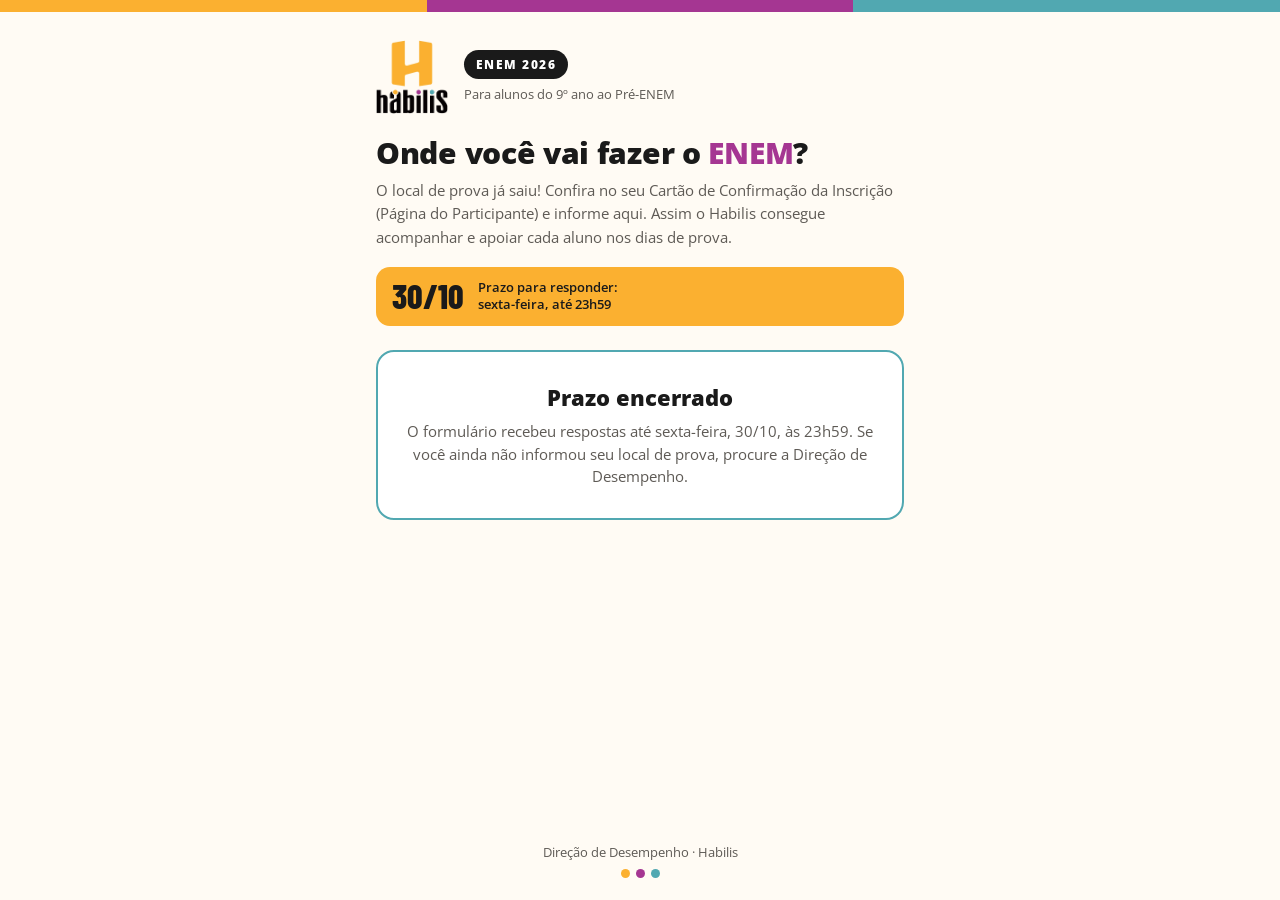
<file: enem/index.html>
<!doctype html>
<html lang="pt-BR">
<head>
<meta charset="utf-8">
<meta name="viewport" content="width=device-width,initial-scale=1,viewport-fit=cover">
<title>Local de Prova ENEM · Habilis</title>
<meta name="description" content="Informe ao Habilis o seu local de prova do ENEM 2026.">
<link rel="icon" href="logo.png">
<link rel="preconnect" href="https://fonts.googleapis.com">
<link href="https://fonts.googleapis.com/css2?family=Open+Sans:wght@400;600;700;800&family=Barlow+Condensed:wght@700;800&display=swap" rel="stylesheet">
<style>
  :root{
    --amarelo:#FBB030; --roxo:#A53692; --teal:#51A8B1;
    --creme:#FFFBF4; --tinta:#1A1A1A; --suave:#5E5A55; --borda:#E8DFD1; --branco:#FFFFFF;
    --erro:#C62828;
  }
  *{box-sizing:border-box;margin:0;padding:0}
  html,body{background:var(--creme);color:var(--tinta);font-family:"Open Sans",system-ui,sans-serif}
  body{min-height:100vh;display:flex;flex-direction:column}
  .faixa{display:flex;height:12px}
  .faixa span{flex:1}
  .faixa span:nth-child(1){background:var(--amarelo)}
  .faixa span:nth-child(2){background:var(--roxo)}
  .faixa span:nth-child(3){background:var(--teal)}
  main{flex:1;width:100%;max-width:560px;margin:0 auto;padding:28px 16px 40px}
  header{display:flex;align-items:center;gap:16px;margin-bottom:22px}
  header img{width:72px;height:auto}
  .pilula{display:inline-block;background:var(--tinta);color:#fff;font-weight:800;font-size:12px;letter-spacing:.12em;padding:6px 12px;border-radius:999px}
  .publico{font-size:13px;color:var(--suave);margin-top:6px}
  h1{font-weight:800;font-size:30px;line-height:1.12;letter-spacing:-.01em;margin-bottom:10px}
  h1 em{font-style:normal;color:var(--roxo)}
  .intro{font-size:15px;line-height:1.55;color:var(--suave);margin-bottom:18px}
  .prazo{display:flex;align-items:center;gap:14px;background:var(--amarelo);border-radius:14px;padding:12px 16px;margin-bottom:24px}
  .prazo .data{font-family:"Barlow Condensed",sans-serif;font-weight:800;font-size:34px;line-height:1}
  .prazo .txt{font-size:13px;font-weight:600;line-height:1.35}
  form{background:var(--branco);border:2px solid var(--borda);border-radius:18px;padding:22px 18px}
  .campo{margin-bottom:18px}
  label{display:block;font-weight:700;font-size:15px;margin-bottom:6px}
  .dica{font-size:12.5px;color:var(--suave);margin-top:5px;line-height:1.4}
  select,input,textarea{width:100%;font:inherit;font-size:16px;color:var(--tinta);background:var(--creme);border:2px solid var(--borda);border-radius:12px;padding:12px 14px;outline:none;transition:border-color .15s}
  textarea{resize:vertical;min-height:84px}
  select{appearance:none;background-image:linear-gradient(45deg,transparent 50%,var(--roxo) 50%),linear-gradient(135deg,var(--roxo) 50%,transparent 50%);background-position:calc(100% - 20px) 50%,calc(100% - 14px) 50%;background-size:6px 6px;background-repeat:no-repeat;padding-right:40px}
  select:focus,input:focus,textarea:focus{border-color:var(--teal)}
  .invalido{border-color:var(--erro)!important}
  .msg-erro{color:var(--erro);font-size:13px;font-weight:600;margin-top:5px;display:none}
  .invalido + .msg-erro, .invalido ~ .msg-erro{display:block}
  button{width:100%;font:inherit;font-weight:800;font-size:17px;color:#fff;background:var(--roxo);border:0;border-radius:14px;padding:15px;cursor:pointer;transition:transform .1s,opacity .15s}
  button:active{transform:scale(.98)}
  button:disabled{opacity:.6;cursor:wait}
  .alerta{display:none;margin-top:14px;padding:12px 14px;border-radius:12px;background:#FDECEA;color:var(--erro);font-size:14px;font-weight:600}
  .sucesso,.encerrado{display:none;text-align:center;background:var(--branco);border:2px solid var(--teal);border-radius:18px;padding:30px 20px}
  .sucesso .ok{width:64px;height:64px;border-radius:50%;background:var(--teal);color:#fff;display:flex;align-items:center;justify-content:center;margin:0 auto 14px;font-size:34px;font-weight:800}
  .sucesso h2,.encerrado h2{font-weight:800;font-size:22px;margin-bottom:8px}
  .sucesso p,.encerrado p{color:var(--suave);font-size:15px;line-height:1.5}
  .bloco-roxo{background:var(--roxo);color:#fff;border-radius:14px;padding:16px;margin-top:18px;font-size:14.5px;line-height:1.5;font-weight:600}
  .outra{margin-top:16px;background:transparent;color:var(--roxo);border:2px solid var(--roxo)}
  footer{text-align:center;font-size:12.5px;color:var(--suave);padding:0 16px 22px}
  .bolinhas{display:flex;justify-content:center;gap:6px;margin-top:8px}
  .bolinhas i{width:9px;height:9px;border-radius:50%;display:block}
</style>
</head>
<body>
<div class="faixa"><span></span><span></span><span></span></div>
<main>
  <header>
    <img src="logo.png" alt="Habilis">
    <div>
      <span class="pilula">ENEM 2026</span>
      <div class="publico">Para alunos do 9º ano ao Pré-ENEM</div>
    </div>
  </header>

  <h1>Onde você vai fazer o <em>ENEM</em>?</h1>
  <p class="intro">O local de prova já saiu! Confira no seu Cartão de Confirmação da Inscrição (Página do Participante) e informe aqui. Assim o Habilis consegue acompanhar e apoiar cada aluno nos dias de prova.</p>

  <div class="prazo">
    <div class="data">30/10</div>
    <div class="txt">Prazo para responder:<br>sexta-feira, até 23h59</div>
  </div>

  <form id="form" novalidate>
    <div class="campo">
      <label for="unidade">Unidade</label>
      <select id="unidade" required>
        <option value="" selected disabled>Selecione sua unidade</option>
        <option>Bessa</option>
        <option>Sul</option>
      </select>
      <div class="msg-erro">Escolha sua unidade.</div>
    </div>
    <div class="campo">
      <label for="turma">Turma</label>
      <select id="turma" required>
        <option value="" selected disabled>Selecione sua turma</option>
        <option>9º ano</option>
        <option>1ª Série</option>
        <option>2ª Série</option>
        <option>3ª Série</option>
        <option>Pré-ENEM</option>
      </select>
      <div class="msg-erro">Escolha sua turma.</div>
    </div>
    <div class="campo">
      <label for="nome">Nome completo</label>
      <input id="nome" type="text" autocomplete="name" maxlength="120" placeholder="Ex.: Maria Eduarda da Silva" required>
      <div class="msg-erro">Escreva seu nome completo.</div>
    </div>
    <div class="campo">
      <label for="local">Local de prova</label>
      <textarea id="local" maxlength="300" placeholder="Ex.: UFPB – Campus I, Centro de Educação, Castelo Branco" required></textarea>
      <div class="msg-erro">Informe seu local de prova.</div>
      <div class="dica">Escreva o nome da escola ou faculdade e o endereço/bairro, do jeito que aparece no seu cartão.</div>
    </div>
    <button type="submit" id="enviar">Enviar meu local de prova</button>
    <div class="alerta" id="alerta"></div>
  </form>

  <section class="sucesso" id="sucesso">
    <div class="ok">✓</div>
    <h2>Recebido!</h2>
    <p>Seu local de prova foi registrado. Obrigado por informar.</p>
    <div class="bloco-roxo">Dica: visite o local antes do dia da prova, planeje o trajeto e chegue cedo. Os portões fecham às 13h (horário de Brasília).</div>
    <button class="outra" id="outra" type="button">Enviar outra resposta</button>
  </section>

  <section class="encerrado" id="encerrado">
    <h2>Prazo encerrado</h2>
    <p>O formulário recebeu respostas até sexta-feira, 30/10, às 23h59. Se você ainda não informou seu local de prova, procure a Direção de Desempenho.</p>
  </section>
</main>
<footer>
  Direção de Desempenho · Habilis
  <div class="bolinhas"><i style="background:var(--amarelo)"></i><i style="background:var(--roxo)"></i><i style="background:var(--teal)"></i></div>
</footer>

<script>
  const SUPABASE_URL = "https://lnwkkomjfidfqqsxtznd.supabase.co";
  const SUPABASE_KEY = "sb_publishable_RxhWn58mcZ4SEuSzBndCwA_ULthNrjp";
  const PRAZO = new Date("2026-10-30T23:59:59-03:00");

  const form = document.getElementById("form");
  const alerta = document.getElementById("alerta");
  const botao = document.getElementById("enviar");
  const campos = ["unidade","turma","nome","local"].map(id => document.getElementById(id));

  function encerrar(){
    form.style.display = "none";
    document.getElementById("sucesso").style.display = "none";
    document.getElementById("encerrado").style.display = "block";
  }
  if (new Date() > PRAZO) encerrar();

  campos.forEach(c => c.addEventListener("input", () => c.classList.remove("invalido")));

  form.addEventListener("submit", async (e) => {
    e.preventDefault();
    alerta.style.display = "none";
    if (new Date() > PRAZO) { encerrar(); return; }

    const [unidade, turma, nome, local] = campos;
    let ok = true;
    if (!unidade.value) { unidade.classList.add("invalido"); ok = false; }
    if (!turma.value) { turma.classList.add("invalido"); ok = false; }
    if (nome.value.trim().length < 3) { nome.classList.add("invalido"); ok = false; }
    if (local.value.trim().length < 3) { local.classList.add("invalido"); ok = false; }
    if (!ok) return;

    botao.disabled = true;
    botao.textContent = "Enviando...";
    try {
      const resp = await fetch(SUPABASE_URL + "/rest/v1/enem_local_prova_2026", {
        method: "POST",
        headers: {
          "apikey": SUPABASE_KEY,
          "Content-Type": "application/json",
          "Prefer": "return=minimal"
        },
        body: JSON.stringify({
          unidade: unidade.value,
          turma: turma.value,
          nome: nome.value.trim().replace(/\s+/g, " "),
          local_prova: local.value.trim().replace(/\s+/g, " ")
        })
      });
      if (!resp.ok) throw new Error("HTTP " + resp.status);
      form.style.display = "none";
      document.getElementById("sucesso").style.display = "block";
      window.scrollTo({top: 0, behavior: "smooth"});
    } catch (err) {
      alerta.textContent = new Date() > PRAZO
        ? "O prazo de respostas já terminou."
        : "Não foi possível enviar agora. Verifique sua internet e tente de novo.";
      alerta.style.display = "block";
    } finally {
      botao.disabled = false;
      botao.textContent = "Enviar meu local de prova";
    }
  });

  document.getElementById("outra").addEventListener("click", () => {
    form.reset();
    document.getElementById("sucesso").style.display = "none";
    form.style.display = "block";
  });
</script>
</body>
</html>
</file>
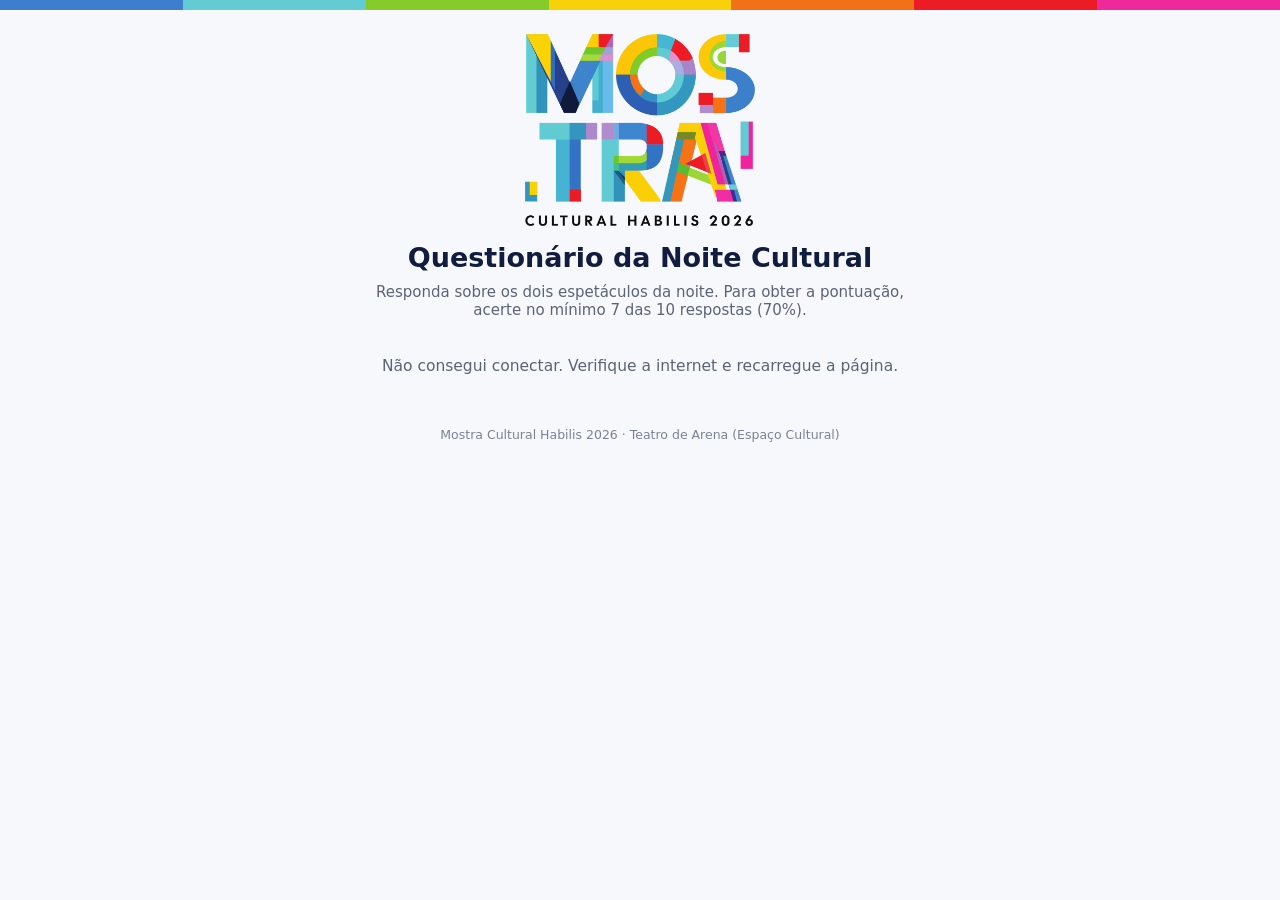
<file: mostra/index.html>
<!DOCTYPE html>
<html lang="pt-BR">
<head>
<meta charset="utf-8">
<meta name="viewport" content="width=device-width, initial-scale=1">
<meta name="robots" content="noindex, nofollow">
<title>Mostra Cultural Habilis 2026 · Questionário</title>
<style>
  :root { --navy:#111C3F; --blue:#2F62B5; --sky:#3D7FCC; --cyan:#62CBD3; --yel:#F9D10A; --mag:#EE2A9B; --red:#ED1C24; --green:#84CC29; --org:#F27116; --line:#DCE3EF; --ink:#1B2233; --gray:#5B6475; --bg:#F6F8FC; --err:#B3261E; }
  * { box-sizing: border-box; }
  body { margin:0; background:var(--bg); color:var(--ink); font-family: system-ui, -apple-system, "Segoe UI", Roboto, sans-serif; -webkit-text-size-adjust:100%; }
  .bar { display:flex; height:10px; } .bar i { flex:1; }
  main { max-width:600px; margin:0 auto; padding:18px 18px 56px; }
  .logo { display:block; width:230px; max-width:62%; margin:6px auto 0; }
  h1 { text-align:center; font-size:27px; line-height:1.15; margin:16px 0 0; color:var(--navy); font-weight:900; }
  .lead { text-align:center; color:var(--gray); font-size:15px; margin:10px 0 0; }
  section { background:#fff; border:1px solid var(--line); border-radius:18px; padding:18px 16px; margin-top:18px; }
  h2 { font-size:17px; margin:0 0 4px; color:var(--navy); }
  .tag { display:inline-block; font-size:11.5px; font-weight:800; letter-spacing:.14em; color:#fff; border-radius:999px; padding:5px 12px; margin-bottom:8px; }
  .hint { font-size:13.5px; color:var(--gray); margin:0 0 12px; }
  label.f { display:block; font-size:13px; font-weight:700; color:var(--navy); margin:12px 0 5px; }
  label.q { display:block; font-size:15.5px; font-weight:700; color:var(--ink); margin:18px 0 7px; line-height:1.35; }
  label.q b { color:var(--blue); }
  input[type=text], textarea { width:100%; font:inherit; font-size:16px; padding:13px 14px; border:1.5px solid #BFC9DB; border-radius:12px; background:#fff; color:var(--ink); }
  textarea { min-height:84px; resize:vertical; }
  input:focus, textarea:focus, button:focus-visible { outline:3px solid rgba(61,127,204,.45); outline-offset:1px; }
  textarea.bad { border-color:var(--err); background:#FFF6F5; }
  .qe { font-size:13px; color:var(--err); font-weight:600; margin-top:4px; }
  .res { margin-top:8px; display:grid; gap:8px; }
  .res button { text-align:left; font:inherit; padding:12px 14px; border-radius:12px; border:1.5px solid var(--line); background:var(--bg); color:var(--ink); cursor:pointer; min-height:48px; }
  .res button b { display:block; font-size:15.5px; } .res button small { color:var(--gray); font-size:13px; }
  .res button[disabled] { opacity:.55; cursor:not-allowed; }
  .who { display:flex; gap:12px; align-items:center; background:var(--navy); color:#fff; border-radius:14px; padding:14px; }
  .who div { flex:1; min-width:0; } .who b { display:block; font-size:16.5px; } .who small { color:#CFD7EA; font-size:13.5px; }
  .who button { flex:none; background:#fff; color:var(--navy); border:0; border-radius:10px; font:inherit; font-size:13.5px; font-weight:800; padding:10px 12px; min-height:44px; cursor:pointer; }
  .send { width:100%; margin-top:20px; background:var(--blue); color:#fff; border:0; border-radius:14px; font:inherit; font-size:18px; font-weight:900; padding:17px; min-height:56px; cursor:pointer; }
  .send[disabled] { opacity:.6; cursor:wait; }
  .msg { margin-top:14px; padding:12px 14px; border-radius:12px; background:#FCE8E6; color:var(--err); font-size:14.5px; font-weight:600; }
  .big { text-align:center; padding:30px 18px; }
  .big svg { width:72px; height:72px; }
  .big h2 { font-size:23px; margin-top:12px; }
  .big p { color:var(--gray); font-size:15.5px; margin:8px 0 0; }
  .count { display:flex; justify-content:center; gap:10px; margin-top:18px; }
  .count div { background:var(--navy); color:#fff; border-radius:12px; padding:10px 0; width:72px; }
  .count b { display:block; font-size:26px; font-weight:900; line-height:1.1; font-variant-numeric: tabular-nums; } .count span { font-size:11px; letter-spacing:.08em; color:#CFD7EA; }
  .clock { text-align:center; font-size:13px; color:var(--gray); margin-top:14px; }
  .rules { text-align:left; margin:16px 0 0; padding-left:20px; color:var(--ink); font-size:14.5px; } .rules li { margin-bottom:6px; }
  .foot { text-align:center; font-size:12.5px; color:#7A8394; margin-top:22px; }
  [hidden] { display:none !important; }
</style>
</head>
<body>
<div class="bar" aria-hidden="true"><i style="background:#3D7FCC"></i><i style="background:#62CBD3"></i><i style="background:#84CC29"></i><i style="background:#F9D10A"></i><i style="background:#F27116"></i><i style="background:#ED1C24"></i><i style="background:#EE2A9B"></i></div>
<main>
  <img class="logo" src="logo.png" alt="Mostra Cultural Habilis 2026">
  <h1>Questionário da Noite Cultural</h1>
  <p class="lead" id="lead">Responda sobre os dois espetáculos da noite. Para obter a pontuação, acerte no mínimo 7 das 10 respostas (70%).</p>

  <div id="loading" class="big" role="status"><p>Carregando…</p></div>

  <section id="before" class="big" hidden>
    <svg viewBox="0 0 24 24" fill="none" stroke="#2F62B5" stroke-width="1.6" stroke-linecap="round" stroke-linejoin="round" aria-hidden="true"><circle cx="12" cy="12" r="9.5"/><path d="M12 6.5V12l3.5 2.2"/></svg>
    <h2>O questionário abre às 21h</h2>
    <p>Sexta-feira, 27/11/2026, das 21h às 22h30. Esta página libera as perguntas sozinha quando chegar a hora.</p>
    <div class="count" aria-live="off"><div><b id="cd">0</b><span>DIAS</span></div><div><b id="ch">00</b><span>HORAS</span></div><div><b id="cm">00</b><span>MIN</span></div><div><b id="cs">00</b><span>SEG</span></div></div>
    <ul class="rules">
      <li>Só responde quem é aluno Habilis: você vai escolher o seu nome na lista da escola.</li>
      <li>São 10 perguntas abertas, 5 sobre cada espetáculo.</li>
      <li>Cada aluno responde uma única vez.</li>
      <li>Para obter a pontuação, é preciso acertar no mínimo 70% do questionário: 7 das 10 respostas.</li>
      <li>A pontuação só vale depois da validação das respostas.</li>
    </ul>
  </section>

  <section id="closed" class="big" hidden>
    <svg viewBox="0 0 24 24" fill="none" stroke="#111C3F" stroke-width="1.6" stroke-linecap="round" stroke-linejoin="round" aria-hidden="true"><rect x="4" y="10" width="16" height="11" rx="2"/><path d="M8 10V7a4 4 0 0 1 8 0v3"/></svg>
    <h2>Questionário encerrado</h2>
    <p>O prazo de respostas terminou. Obrigado por participar da Mostra Cultural Habilis!</p>
  </section>

  <section id="done" class="big" hidden>
    <svg viewBox="0 0 24 24" fill="none" stroke="#5FA313" stroke-width="1.8" stroke-linecap="round" stroke-linejoin="round" aria-hidden="true"><circle cx="12" cy="12" r="9.5"/><path d="M7.5 12.5l3 3 6-6.5"/></svg>
    <h2>Respostas enviadas!</h2>
    <p id="doneTxt">Suas respostas foram registradas. A pontuação será confirmada depois da validação.</p>
  </section>

  <form id="form" hidden novalidate>
    <section>
      <span class="tag" style="background:#111C3F">IDENTIFICAÇÃO</span>
      <h2>Quem é você?</h2>
      <div id="pick">
        <p class="hint">Digite pelo menos 3 letras do seu nome e toque nele na lista. Só alunos cadastrados no Habilis podem responder.</p>
        <label class="f" for="q">Seu nome</label>
        <input type="text" id="q" autocomplete="off" autocapitalize="words" spellcheck="false" placeholder="Ex.: Maria Clara">
        <div class="res" id="res" aria-live="polite"></div>
      </div>
      <div id="chosen" hidden>
        <div class="who"><div><b id="cNome"></b><small id="cInfo"></small></div><button type="button" id="change">Trocar</button></div>
      </div>
    </section>

    <section>
      <span class="tag" style="background:#2F62B5">QUESTIONÁRIO 1 · 1ª PEÇA</span>
      <h2>"Os desejos de Catirina"</h2>
      <p class="hint">Responda com suas palavras, em frases que façam sentido.</p>
      <div id="q1"></div>
    </section>

    <section>
      <span class="tag" style="background:#EE2A9B">QUESTIONÁRIO 2 · 2ª PEÇA</span>
      <h2>"Ser(tão) Habilis"</h2>
      <p class="hint">Responda com suas palavras, em frases que façam sentido.</p>
      <div id="q2"></div>
    </section>

    <div class="msg" id="msg" role="alert" hidden></div>
    <button class="send" id="send" type="submit">Enviar minhas respostas</button>
    <p class="clock" id="clock"></p>
  </form>
  <p class="foot">Mostra Cultural Habilis 2026 · Teatro de Arena (Espaço Cultural)</p>
</main>

<script>
(function () {
  var URL_ = 'https://lnwkkomjfidfqqsxtznd.supabase.co/rest/v1/rpc/';
  var KEY = 'sb_publishable_RxhWn58mcZ4SEuSzBndCwA_ULthNrjp';
  var Q = [
    'No início da peça, o narrador apresenta os nomes de três personagens. Quais são eles?',
    'Qual foi o primeiro desejo de Catirina?',
    'Segundo o espetáculo "Os desejos de Catirina", quem é a Comadre Fulozinha?',
    'Qual foi o segundo desejo de Catirina?',
    'Quem é o Nego d\'água, apresentado na peça?',
    'Quais os nomes das três irmãs protagonistas da trama?',
    'Por qual apelido carinhoso Dorinha chamava o Cabo Anchieta?',
    'Com qual objetivo o Coronel Adamastor convidou Raimundo Caça-Rato para passar uns dias em sua casa?',
    'Por qual razão o casamento de Jurema e de Pierre Ariosto não aconteceu?',
    'Qual o nome da cidade vizinha à Quengo Quente, onde fica localizada a escola Habilis, escola na qual a filha do delegado estudou?'
  ];
  var $ = function (id) { return document.getElementById(id); };
  var sel = null, timer = null, seq = 0, off = 0, abre = 0, fecha = 0, state = 'loading', sent = false;

  function rpc(fn, body) {
    return fetch(URL_ + fn, { method: 'POST', headers: { apikey: KEY, Authorization: 'Bearer ' + KEY, 'Content-Type': 'application/json' }, body: JSON.stringify(body || {}) })
      .then(function (r) { if (!r.ok) throw new Error('http ' + r.status); return r.json(); });
  }
  function show(id) { ['loading', 'before', 'closed', 'done', 'form'].forEach(function (x) { $(x).hidden = x !== id; }); $('lead').hidden = id === 'done' || id === 'closed'; state = id; }
  function store(k, v) { try { if (v === undefined) return localStorage.getItem(k); localStorage.setItem(k, v); } catch (e) { return null; } }
  function err(t) { $('msg').textContent = t; $('msg').hidden = !t; }
  function now() { return Date.now() + off; }
  function p2(n) { return (n < 10 ? '0' : '') + n; }

  // same checks the server applies: the text has to look like real words
  function logico(t) {
    var s = (t || '').trim().toLowerCase().normalize('NFD').replace(/[̀-ͯ]/g, '').replace(/\s+/g, ' ');
    if (s.length < 3 || t.length > 600) return false;
    var l = s.replace(/[^a-z]/g, ''); if (l.length < 3) return false;
    if (l.length / s.replace(/ /g, '').length < 0.6) return false;
    var v = l.replace(/[^aeiou]/g, '').length / l.length; if (v < 0.2 || v > 0.85) return false;
    if (/(.)\1\1\1/.test(s)) return false;
    if (/[bcdfghjklmnpqrstvwxyz]{6,}/.test(l)) return false;
    if (/^(.{1,3})\1{2,}$/.test(l)) return false;
    return true;
  }

  // questions
  Q.forEach(function (txt, i) {
    var box = $(i < 5 ? 'q1' : 'q2');
    var lb = document.createElement('label'); lb.className = 'q'; lb.htmlFor = 'r' + i;
    var n = document.createElement('b'); n.textContent = (i % 5 + 1) + '. '; lb.appendChild(n); lb.appendChild(document.createTextNode(txt));
    var ta = document.createElement('textarea'); ta.id = 'r' + i; ta.maxLength = 600; ta.setAttribute('autocapitalize', 'sentences');
    var e = document.createElement('div'); e.className = 'qe'; e.id = 'e' + i; e.hidden = true; e.textContent = 'Escreva uma resposta com palavras de verdade (pelo menos 3 letras).';
    ta.value = store('mostra26_r' + i) || '';
    ta.addEventListener('input', function () { store('mostra26_r' + i, ta.value); if (ta.classList.contains('bad') && logico(ta.value)) { ta.classList.remove('bad'); ta.removeAttribute('aria-invalid'); e.hidden = true; } });
    box.appendChild(lb); box.appendChild(ta); box.appendChild(e);
  });
  function mark(i, bad) { var ta = $('r' + i); ta.classList.toggle('bad', bad); if (bad) ta.setAttribute('aria-invalid', 'true'); else ta.removeAttribute('aria-invalid'); $('e' + i).hidden = !bad; }

  // name search (school roster only)
  function render(rows) {
    var box = $('res'); box.textContent = '';
    if (!rows.length) { var p = document.createElement('p'); p.className = 'hint'; p.textContent = 'Nenhum aluno encontrado com esse nome. Confira a grafia. Se o seu nome não aparecer, procure a coordenação.'; box.appendChild(p); return; }
    rows.forEach(function (r) {
      var b = document.createElement('button'); b.type = 'button';
      var n = document.createElement('b'); n.textContent = r.nome;
      var s = document.createElement('small'); s.textContent = r.turma + ' · Unidade ' + r.unidade + (r.ja_respondeu ? ' · já respondeu' : '');
      b.appendChild(n); b.appendChild(s); b.disabled = !!r.ja_respondeu;
      b.addEventListener('click', function () { sel = r; $('cNome').textContent = r.nome; $('cInfo').textContent = r.turma + ' · Unidade ' + r.unidade; $('pick').hidden = true; $('chosen').hidden = false; err(''); });
      box.appendChild(b);
    });
  }
  $('q').addEventListener('input', function () {
    var v = this.value.trim(); clearTimeout(timer);
    if (v.length < 3) { $('res').textContent = ''; return; }
    timer = setTimeout(function () {
      var my = ++seq;
      rpc('mostra_buscar', { q: v }).then(function (rows) { if (my === seq) render(rows); }).catch(function () { if (my === seq) { $('res').textContent = ''; err('Não consegui buscar os nomes. Verifique a internet e tente de novo.'); } });
    }, 280);
  });
  $('change').addEventListener('click', function () { sel = null; $('chosen').hidden = true; $('pick').hidden = false; $('q').focus(); });

  // submit
  $('form').addEventListener('submit', function (ev) {
    ev.preventDefault(); err('');
    if (!sel) { err('Procure e selecione o seu nome na lista de alunos.'); $('q').scrollIntoView({ block: 'center', behavior: 'smooth' }); return; }
    var resp = [], first = -1;
    for (var i = 0; i < 10; i++) { var v = $('r' + i).value.trim(); resp.push(v); var bad = !logico(v); mark(i, bad); if (bad && first < 0) first = i; }
    if (first >= 0) { err('Há respostas em branco ou sem sentido. Corrija as perguntas marcadas em vermelho.'); $('r' + first).focus(); $('r' + first).scrollIntoView({ block: 'center', behavior: 'smooth' }); return; }
    var btn = $('send'); btn.disabled = true; btn.textContent = 'Enviando…';
    rpc('mostra_responder', { p_aluno: sel.id, p_respostas: resp }).then(function (r) {
      if (r === 'ok') { sent = true; store('mostra26_ok', sel.nome); for (var k = 0; k < 10; k++) store('mostra26_r' + k, ''); $('doneTxt').textContent = sel.nome + ', suas respostas foram registradas. A pontuação será confirmada depois da validação.'; show('done'); window.scrollTo(0, 0); return; }
      btn.disabled = false; btn.textContent = 'Enviar minhas respostas';
      if (r === 'fechado') { show('closed'); window.scrollTo(0, 0); return; }
      if (r === 'antes') { show('before'); window.scrollTo(0, 0); return; }
      if (r === 'duplicado') return err('Já existem respostas registradas no seu nome. Cada aluno responde uma única vez.');
      if (typeof r === 'string' && r.indexOf('invalido:') === 0) { var n = parseInt(r.split(':')[1], 10) - 1; mark(n, true); $('r' + n).focus(); $('r' + n).scrollIntoView({ block: 'center', behavior: 'smooth' }); return err('Uma resposta não foi aceita. Reescreva a pergunta marcada em vermelho com palavras de verdade.'); }
      err('Não foi possível registrar. Confira os campos e tente de novo.');
    }).catch(function () { btn.disabled = false; btn.textContent = 'Enviar minhas respostas'; err('Falha de conexão. Suas respostas continuam na tela: verifique a internet e toque em Enviar novamente.'); });
  });

  // clock: server time decides what is shown; the server also enforces the window
  function tick() {
    var t = now();
    if (sent || state === 'done') return;
    if (t >= fecha) { if (state !== 'closed') show('closed'); return; }
    if (t < abre) {
      if (state !== 'before') show('before');
      var d = Math.max(0, Math.floor((abre - t) / 1000));
      $('cd').textContent = Math.floor(d / 86400); $('ch').textContent = p2(Math.floor(d % 86400 / 3600)); $('cm').textContent = p2(Math.floor(d % 3600 / 60)); $('cs').textContent = p2(d % 60);
      return;
    }
    if (state !== 'form') show('form');
    $('clock').textContent = 'Envie suas respostas até as 22h30. Mínimo para pontuar: 7 acertos em 10.';
  }
  function start() {
    rpc('mostra_status').then(function (s) {
      off = new Date(s.agora).getTime() - Date.now(); abre = new Date(s.abre).getTime(); fecha = new Date(s.fecha).getTime();
      var ok = store('mostra26_ok');
      if (ok && now() >= abre) { $('doneTxt').textContent = ok + ', suas respostas já foram registradas neste aparelho. A pontuação será confirmada depois da validação.'; show('done'); return; }
      tick(); setInterval(tick, 1000);
    }).catch(function () { $('loading').innerHTML = '<p>Não consegui conectar. Verifique a internet e recarregue a página.</p>'; setTimeout(start, 5000); });
  }
  start();
})();
</script>
</body>
</html>
</file>
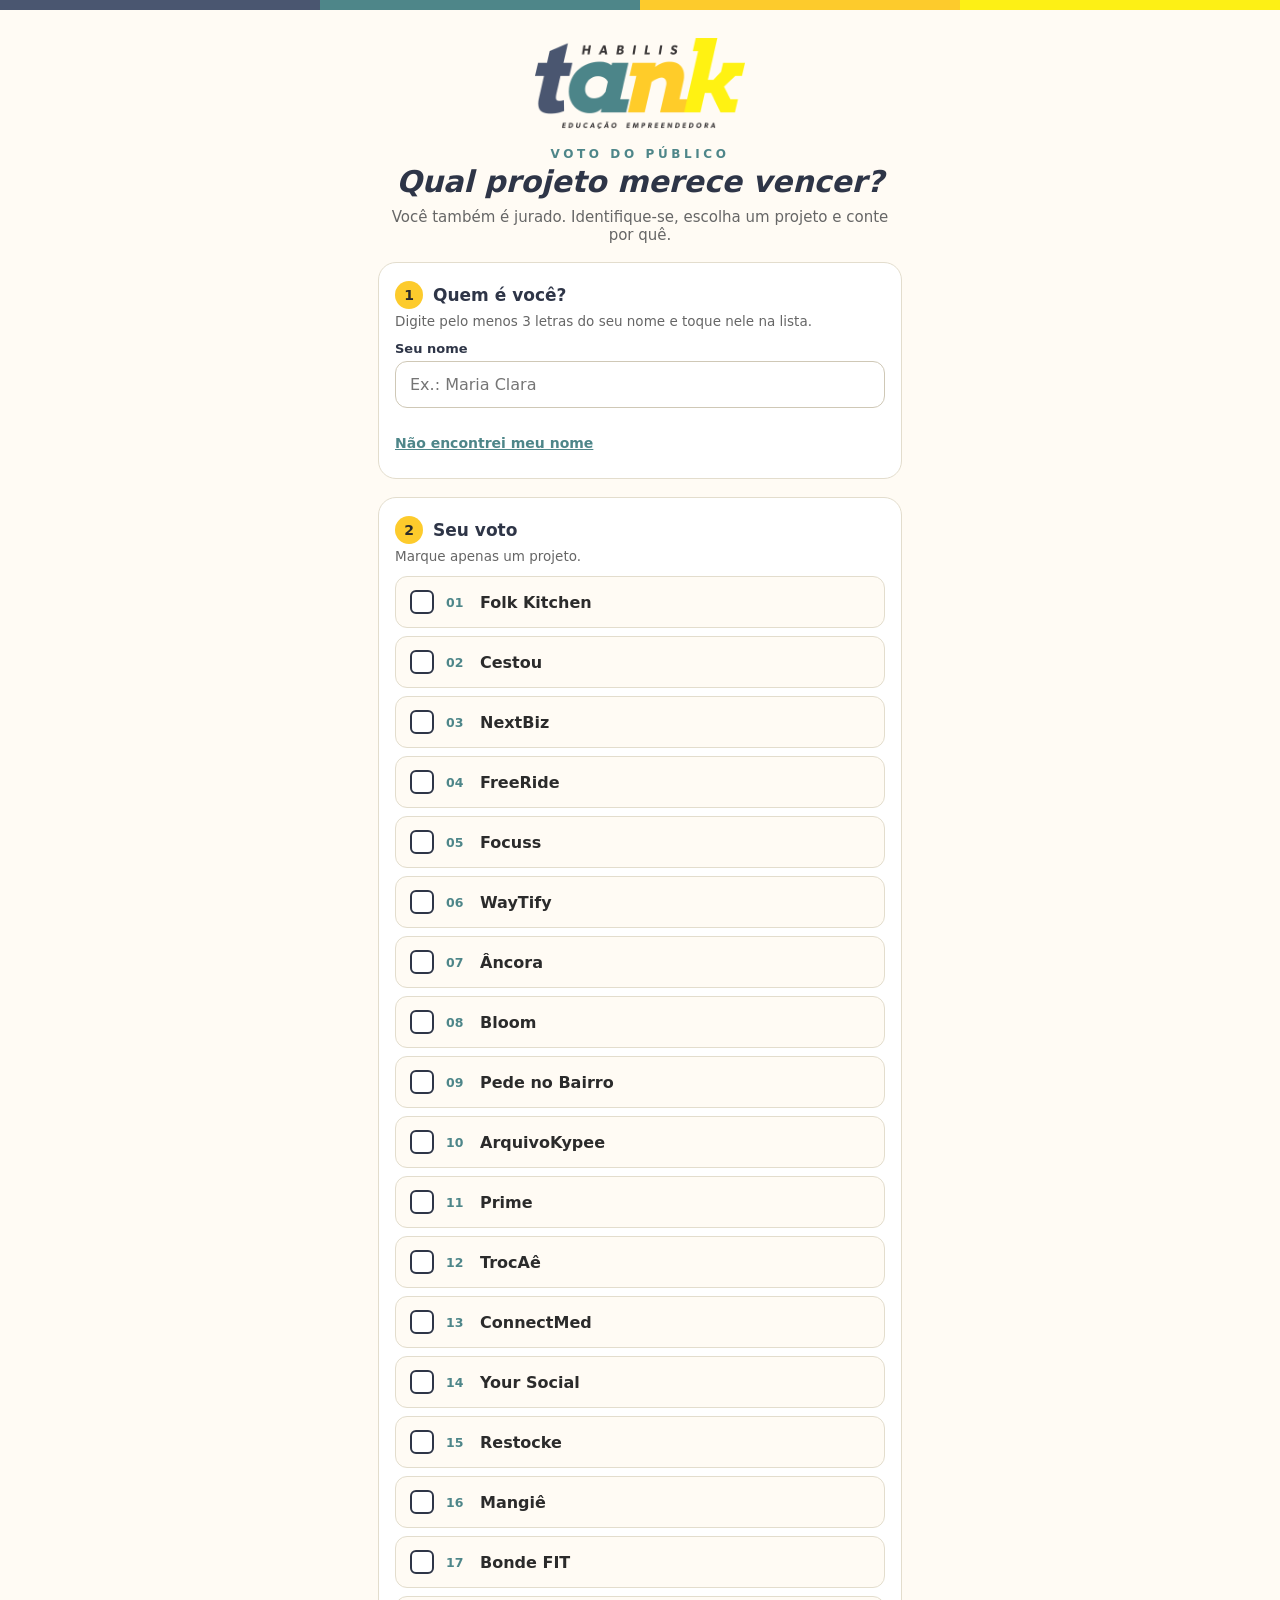
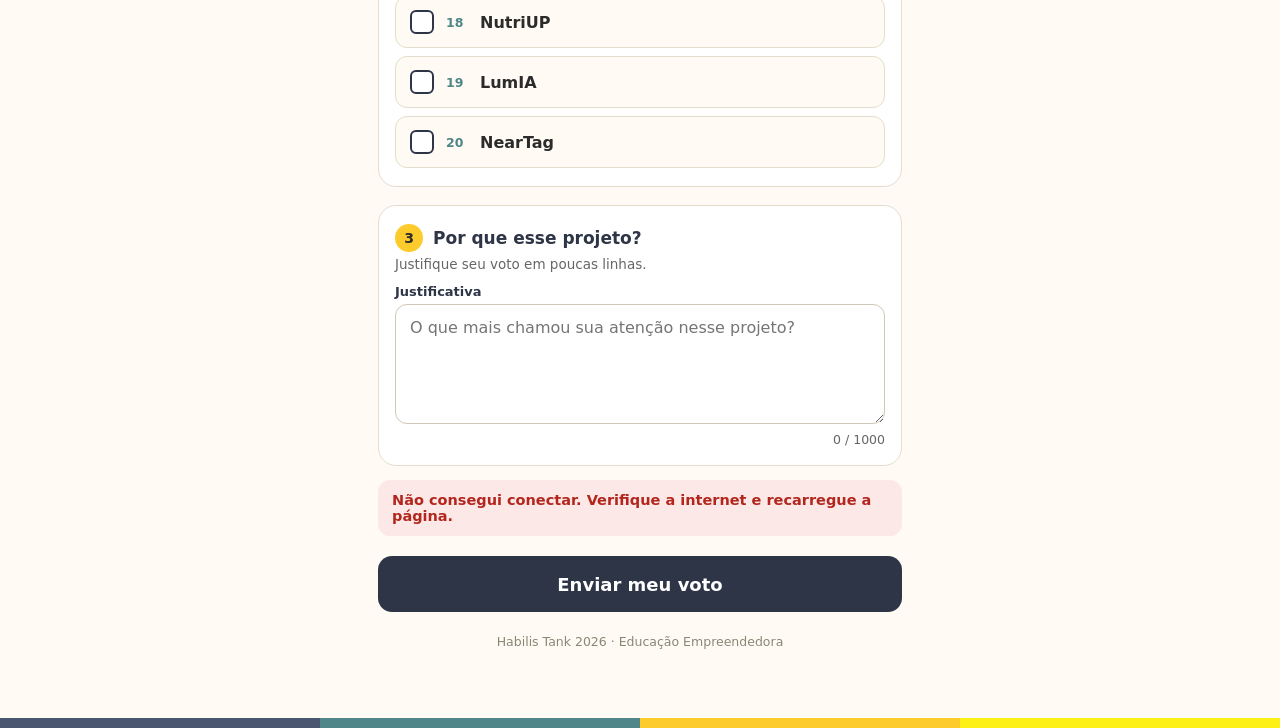
<file: tank/index.html>
<!DOCTYPE html>
<html lang="pt-BR">
<head>
<meta charset="utf-8">
<meta name="viewport" content="width=device-width, initial-scale=1">
<meta name="robots" content="noindex, nofollow">
<title>Habilis Tank · Voto do Público</title>
<style>
  :root { --navy:#2E3547; --blue:#4A5670; --teal:#4E8689; --must:#FDCB2C; --yel:#FDF015; --bg:#FFFBF4; --line:#E3DDCD; --ink:#2B2B2B; --gray:#666; --err:#B3261E; }
  * { box-sizing: border-box; }
  body { margin:0; background:var(--bg); color:var(--ink); font-family: system-ui, -apple-system, "Segoe UI", Roboto, sans-serif; -webkit-text-size-adjust:100%; }
  .bar { display:flex; height:10px; } .bar i { flex:1; }
  main { max-width:560px; margin:0 auto; padding:20px 18px 56px; }
  .logo { display:block; width:210px; max-width:60%; margin:8px auto 0; }
  .kicker { text-align:center; font-size:12px; font-weight:800; letter-spacing:.3em; color:var(--teal); margin:18px 0 4px; }
  h1 { text-align:center; font-size:30px; line-height:1.1; margin:0; color:var(--navy); font-style:italic; font-weight:900; }
  .lead { text-align:center; color:var(--gray); font-size:15px; margin:10px 0 0; }
  section { background:#fff; border:1px solid var(--line); border-radius:18px; padding:18px 16px; margin-top:18px; }
  h2 { font-size:17px; margin:0 0 4px; color:var(--navy); display:flex; align-items:center; gap:10px; }
  h2 span { flex:none; width:28px; height:28px; border-radius:50%; background:var(--must); color:var(--ink); display:inline-flex; align-items:center; justify-content:center; font-size:14px; font-weight:900; }
  .hint { font-size:13.5px; color:var(--gray); margin:0 0 12px; }
  label.f { display:block; font-size:13px; font-weight:700; color:var(--navy); margin:12px 0 5px; }
  input[type=text], select, textarea { width:100%; font:inherit; font-size:16px; padding:13px 14px; border:1.5px solid #CFC8B6; border-radius:12px; background:#fff; color:var(--ink); }
  input:focus, select:focus, textarea:focus, button:focus-visible, .opt:focus-within { outline:3px solid rgba(78,134,137,.45); outline-offset:1px; }
  textarea { min-height:120px; resize:vertical; }
  .res { margin-top:8px; display:grid; gap:8px; }
  .res button { text-align:left; font:inherit; padding:12px 14px; border-radius:12px; border:1.5px solid var(--line); background:var(--bg); color:var(--ink); cursor:pointer; min-height:48px; }
  .res button b { display:block; font-size:15.5px; }
  .res button small { color:var(--gray); font-size:13px; }
  .res button[disabled] { opacity:.55; cursor:not-allowed; }
  .link { background:none; border:0; padding:10px 0 0; font:inherit; font-size:14px; color:var(--teal); font-weight:700; text-decoration:underline; cursor:pointer; min-height:44px; }
  .who { display:flex; gap:12px; align-items:center; background:var(--navy); color:#fff; border-radius:14px; padding:14px; }
  .who div { flex:1; min-width:0; } .who b { display:block; font-size:16.5px; } .who small { color:#D5D9E3; font-size:13.5px; }
  .who button { flex:none; background:#fff; color:var(--navy); border:0; border-radius:10px; font:inherit; font-size:13.5px; font-weight:800; padding:10px 12px; min-height:44px; cursor:pointer; }
  .row { display:grid; grid-template-columns:1fr 1fr; gap:10px; }
  .opts { display:grid; gap:8px; }
  .opt { display:flex; align-items:center; gap:12px; padding:12px 14px; border:1.5px solid var(--line); border-radius:12px; background:var(--bg); cursor:pointer; min-height:52px; }
  .opt input { position:absolute; opacity:0; pointer-events:none; }
  .box { flex:none; width:24px; height:24px; border:2px solid var(--navy); border-radius:6px; background:#fff; display:flex; align-items:center; justify-content:center; }
  .box svg { width:16px; height:16px; opacity:0; }
  .opt .n { flex:none; font-size:12.5px; font-weight:800; color:var(--teal); width:22px; }
  .opt .p { font-size:16px; font-weight:700; }
  .opt.on { border-color:var(--navy); background:#FFF3C4; }
  .opt.on .box { background:var(--navy); } .opt.on .box svg { opacity:1; }
  .count { text-align:right; font-size:12.5px; color:var(--gray); margin-top:4px; }
  .send { width:100%; margin-top:20px; background:var(--navy); color:#fff; border:0; border-radius:14px; font:inherit; font-size:18px; font-weight:900; padding:17px; min-height:56px; cursor:pointer; }
  .send[disabled] { opacity:.6; cursor:wait; }
  .msg { margin-top:14px; padding:12px 14px; border-radius:12px; background:#FCE8E6; color:var(--err); font-size:14.5px; font-weight:600; }
  .big { text-align:center; padding:34px 18px; }
  .big svg { width:76px; height:76px; }
  .big h2 { justify-content:center; font-size:24px; margin-top:12px; }
  .big p { color:var(--gray); font-size:15.5px; margin:8px 0 0; }
  .foot { text-align:center; font-size:12.5px; color:#8A8676; margin-top:22px; }
  [hidden] { display:none !important; }
</style>
</head>
<body>
<div class="bar" aria-hidden="true"><i style="background:#4A5670"></i><i style="background:#4E8689"></i><i style="background:#FDCB2C"></i><i style="background:#FDF015"></i></div>
<main>
  <img class="logo" src="logo.png" alt="Habilis Tank — Educação Empreendedora">
  <div class="kicker">VOTO DO PÚBLICO</div>
  <h1>Qual projeto merece vencer?</h1>
  <p class="lead" id="lead">Você também é jurado. Identifique-se, escolha um projeto e conte por quê.</p>

  <div id="loading" class="big" role="status"><p>Carregando…</p></div>

  <section id="closed" class="big" hidden>
    <svg viewBox="0 0 24 24" fill="none" stroke="#2E3547" stroke-width="1.6" stroke-linecap="round" stroke-linejoin="round" aria-hidden="true"><rect x="4" y="10" width="16" height="11" rx="2"/><path d="M8 10V7a4 4 0 0 1 8 0v3"/></svg>
    <h2>Votação encerrada</h2>
    <p>Obrigado por participar do Habilis Tank! O resultado será anunciado no evento.</p>
  </section>

  <section id="done" class="big" hidden>
    <svg viewBox="0 0 24 24" fill="none" stroke="#4E8689" stroke-width="1.8" stroke-linecap="round" stroke-linejoin="round" aria-hidden="true"><circle cx="12" cy="12" r="9.5"/><path d="M7.5 12.5l3 3 6-6.5"/></svg>
    <h2>Voto registrado!</h2>
    <p id="doneTxt">Obrigado por participar do Habilis Tank.</p>
  </section>

  <form id="form" hidden novalidate>
    <section>
      <h2><span>1</span>Quem é você?</h2>
      <div id="pick">
        <p class="hint">Digite pelo menos 3 letras do seu nome e toque nele na lista.</p>
        <label class="f" for="q">Seu nome</label>
        <input type="text" id="q" autocomplete="off" autocapitalize="words" spellcheck="false" placeholder="Ex.: Maria Clara">
        <div class="res" id="res" aria-live="polite"></div>
        <button type="button" class="link" id="toManual">Não encontrei meu nome</button>
      </div>
      <div id="chosen" hidden>
        <div class="who"><div><b id="cNome"></b><small id="cInfo"></small></div><button type="button" id="change">Trocar</button></div>
      </div>
      <div id="manual" hidden>
        <p class="hint">Preencha seus dados.</p>
        <label class="f" for="mNome">Nome completo</label>
        <input type="text" id="mNome" autocomplete="name" autocapitalize="words" maxlength="120">
        <div class="row">
          <div><label class="f" for="mUni">Unidade</label><select id="mUni"><option value="">Selecione</option><option>Bessa</option><option>Sul</option></select></div>
          <div><label class="f" for="mTur">Turma</label><select id="mTur"><option value="">Selecione</option><option>6º ano</option><option>7º ano</option><option>8º ano</option><option>9º ano</option><option>1ª série</option><option>2ª série</option><option>3ª série</option></select></div>
        </div>
        <button type="button" class="link" id="toPick">Voltar e procurar meu nome na lista</button>
      </div>
    </section>

    <section>
      <h2><span>2</span>Seu voto</h2>
      <p class="hint">Marque apenas um projeto.</p>
      <div class="opts" id="opts" role="radiogroup" aria-label="Projetos"></div>
    </section>

    <section>
      <h2><span>3</span>Por que esse projeto?</h2>
      <p class="hint">Justifique seu voto em poucas linhas.</p>
      <label class="f" for="just">Justificativa</label>
      <textarea id="just" maxlength="1000" placeholder="O que mais chamou sua atenção nesse projeto?"></textarea>
      <div class="count"><span id="cnt">0</span> / 1000</div>
    </section>

    <div class="msg" id="msg" role="alert" hidden></div>
    <button class="send" id="send" type="submit">Enviar meu voto</button>
  </form>
  <p class="foot">Habilis Tank 2026 · Educação Empreendedora</p>
</main>
<div class="bar" aria-hidden="true"><i style="background:#4A5670"></i><i style="background:#4E8689"></i><i style="background:#FDCB2C"></i><i style="background:#FDF015"></i></div>

<script>
(function () {
  var URL_ = 'https://lnwkkomjfidfqqsxtznd.supabase.co/rest/v1/rpc/';
  var KEY = 'sb_publishable_RxhWn58mcZ4SEuSzBndCwA_ULthNrjp';
  var PROJ = ['Folk Kitchen','Cestou','NextBiz','FreeRide','Focuss','WayTify','Âncora','Bloom','Pede no Bairro','ArquivoKypee','Prime','TrocAê','ConnectMed','Your Social','Restocke','Mangiê','Bonde FIT','NutriUP','LumIA','NearTag'];
  var $ = function (id) { return document.getElementById(id); };
  var sel = null, manual = false, timer = null, seq = 0;

  function rpc(fn, body) {
    return fetch(URL_ + fn, { method: 'POST', headers: { apikey: KEY, Authorization: 'Bearer ' + KEY, 'Content-Type': 'application/json' }, body: JSON.stringify(body || {}) })
      .then(function (r) { if (!r.ok) throw new Error('http ' + r.status); return r.json(); });
  }
  function show(id) { ['loading', 'closed', 'done', 'form'].forEach(function (x) { $(x).hidden = x !== id; }); $('lead').hidden = id !== 'form'; }
  function voted() { try { return localStorage.getItem('tank2026_voto'); } catch (e) { return null; } }
  function err(t) { $('msg').textContent = t; $('msg').hidden = !t; if (t) $('msg').scrollIntoView({ block: 'center', behavior: 'smooth' }); }

  // projects
  PROJ.forEach(function (p, i) {
    var l = document.createElement('label'); l.className = 'opt';
    var inp = document.createElement('input'); inp.type = 'radio'; inp.name = 'projeto'; inp.value = p;
    var box = document.createElement('span'); box.className = 'box';
    box.innerHTML = '<svg viewBox="0 0 16 16" fill="none" stroke="#fff" stroke-width="2.4" stroke-linecap="round" stroke-linejoin="round" aria-hidden="true"><path d="M3 8.5l3.2 3.2L13 4.8"/></svg>';
    var n = document.createElement('span'); n.className = 'n'; n.textContent = (i < 9 ? '0' : '') + (i + 1);
    var t = document.createElement('span'); t.className = 'p'; t.textContent = p;
    l.appendChild(inp); l.appendChild(box); l.appendChild(n); l.appendChild(t); $('opts').appendChild(l);
    inp.addEventListener('change', function () {
      Array.prototype.forEach.call(document.querySelectorAll('.opt'), function (o) { o.classList.toggle('on', o.querySelector('input').checked); });
    });
  });

  // search
  function render(rows) {
    var box = $('res'); box.textContent = '';
    if (!rows.length) { var p = document.createElement('p'); p.className = 'hint'; p.textContent = 'Nenhum nome encontrado. Confira a grafia ou toque em "Não encontrei meu nome".'; box.appendChild(p); return; }
    rows.forEach(function (r) {
      var b = document.createElement('button'); b.type = 'button';
      var n = document.createElement('b'); n.textContent = r.nome;
      var s = document.createElement('small'); s.textContent = r.turma + ' · Unidade ' + r.unidade + (r.ja_votou ? ' · já votou' : '');
      b.appendChild(n); b.appendChild(s); b.disabled = !!r.ja_votou;
      b.addEventListener('click', function () { sel = r; $('cNome').textContent = r.nome; $('cInfo').textContent = r.turma + ' · Unidade ' + r.unidade; $('pick').hidden = true; $('chosen').hidden = false; err(''); });
      box.appendChild(b);
    });
  }
  $('q').addEventListener('input', function () {
    var v = this.value.trim(); clearTimeout(timer);
    if (v.length < 3) { $('res').textContent = ''; return; }
    timer = setTimeout(function () {
      var my = ++seq;
      rpc('tank_buscar', { q: v }).then(function (rows) { if (my === seq) render(rows); }).catch(function () { if (my === seq) { $('res').textContent = ''; err('Não consegui buscar os nomes. Verifique a internet e tente de novo.'); } });
    }, 280);
  });
  $('change').addEventListener('click', function () { sel = null; $('chosen').hidden = true; $('pick').hidden = false; $('q').focus(); });
  $('toManual').addEventListener('click', function () { manual = true; sel = null; $('pick').hidden = true; $('manual').hidden = false; $('mNome').value = $('q').value; $('mNome').focus(); });
  $('toPick').addEventListener('click', function () { manual = false; $('manual').hidden = true; $('pick').hidden = false; $('q').focus(); });
  $('just').addEventListener('input', function () { $('cnt').textContent = this.value.length; });

  // submit
  $('form').addEventListener('submit', function (e) {
    e.preventDefault(); err('');
    var proj = document.querySelector('input[name=projeto]:checked'), just = $('just').value.trim(), body;
    if (manual) {
      var nm = $('mNome').value.trim().replace(/\s+/g, ' ');
      if (nm.split(' ').length < 2 || nm.length < 5) return err('Informe seu nome completo.');
      if (!$('mUni').value) return err('Selecione sua unidade.');
      if (!$('mTur').value) return err('Selecione sua turma.');
      body = { p_aluno: null, p_nome: nm, p_unidade: $('mUni').value, p_turma: $('mTur').value };
    } else {
      if (!sel) return err('Procure e selecione seu nome na lista.');
      body = { p_aluno: sel.id, p_nome: sel.nome, p_unidade: sel.unidade, p_turma: sel.turma };
    }
    if (!proj) return err('Escolha o projeto em que você vota.');
    if (just.length < 10) return err('Escreva uma justificativa com pelo menos 10 caracteres.');
    body.p_projeto = proj.value; body.p_just = just;
    var btn = $('send'); btn.disabled = true; btn.textContent = 'Enviando…';
    rpc('tank_votar', body).then(function (r) {
      if (r === 'ok') { try { localStorage.setItem('tank2026_voto', proj.value); } catch (e2) {} $('doneTxt').textContent = 'Seu voto em ' + proj.value + ' foi registrado. Obrigado por participar do Habilis Tank!'; show('done'); window.scrollTo(0, 0); return; }
      if (r === 'fechado') { show('closed'); window.scrollTo(0, 0); return; }
      btn.disabled = false; btn.textContent = 'Enviar meu voto';
      err(r === 'duplicado' ? 'Já existe um voto registrado com esse nome. Cada aluno vota uma única vez.' : 'Não foi possível registrar. Confira os campos e tente de novo.');
    }).catch(function () { btn.disabled = false; btn.textContent = 'Enviar meu voto'; err('Falha de conexão. Verifique a internet e toque em Enviar novamente.'); });
  });

  // start
  rpc('tank_status').then(function (open) {
    if (!open) return show('closed');
    var v = voted();
    if (v) { $('doneTxt').textContent = 'Seu voto em ' + v + ' já foi registrado neste aparelho. Obrigado por participar!'; return show('done'); }
    show('form');
  }).catch(function () { show('form'); err('Não consegui conectar. Verifique a internet e recarregue a página.'); });
})();
</script>
</body>
</html>
</file>
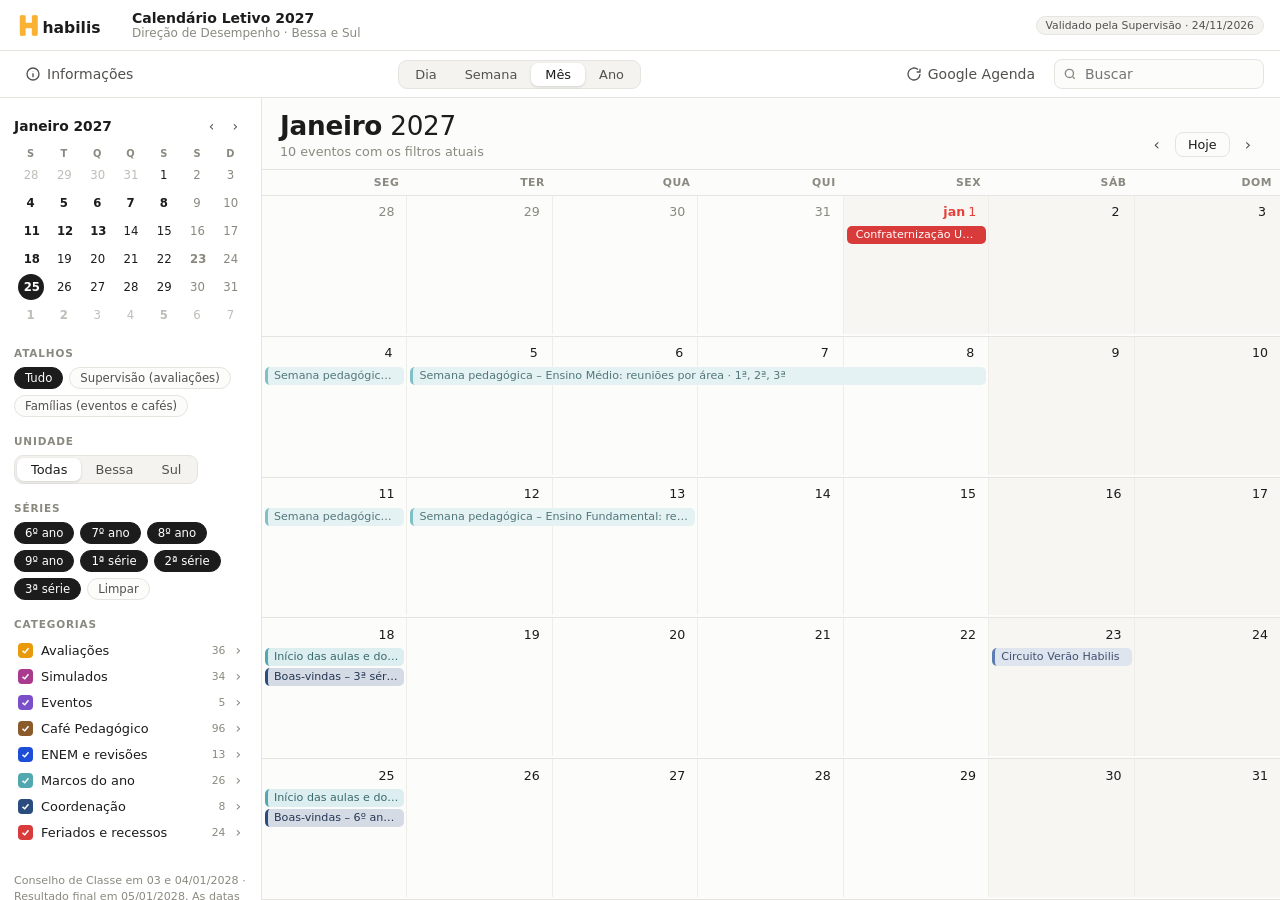
<file: calendario-2027.html>
<!doctype html>
<html lang="pt-BR">
<head>
<meta charset="utf-8">
<meta name="viewport" content="width=device-width, initial-scale=1, viewport-fit=cover">
<style>[hidden]{display:none!important}*,*::before,*::after{box-sizing:border-box}</style>
<title>Calendário Habilis 2027</title>
<meta name="claude:viewport-fit-sides" content="cover">
<style>
/* Layout: app de uma tela no padrão Calendário Apple — barra superior (visões Dia/Semana/Mês/Ano), barra lateral (mini-calendário + filtros) e área principal. Tokens herdados do Painel Habilis. */
:root{
  color-scheme:light;
  --surface:#fcfcfb; --surface-2:#f4f3f0; --card:#ffffff;
  --ink:#1c1c1c; --ink-2:#52514e; --ink-3:#8a897f;
  --brand-yellow:#f9b233; --brand-magenta:#a93a8d; --brand-teal:#52a8b0;
  --line:#e6e4de; --line-2:#efede8;
  --today:#e5413b; --sel:#1c1c1c; --sel-ink:#ffffff;
  --off:#f7f6f2; --shadow:0 12px 36px rgba(28,28,28,.16),0 2px 6px rgba(28,28,28,.08);
  --ui:-apple-system,BlinkMacSystemFont,"SF Pro Text","Segoe UI",system-ui,sans-serif;
  --radius:10px;
  font-size:15px;
}
@media (prefers-color-scheme:dark){:root:not([data-theme="light"]){
  color-scheme:dark;
  --surface:#17171c; --surface-2:#1f1f26; --card:#22222a;
  --ink:#f4f4f0; --ink-2:#c3c2b7; --ink-3:#8a897f;
  --line:#34343c; --line-2:#2a2a32; --today:#ff5a52; --sel:#f4f4f0; --sel-ink:#17171c;
  --off:#1b1b21; --shadow:0 14px 40px rgba(0,0,0,.5),0 2px 6px rgba(0,0,0,.3);
}}
:root[data-theme="dark"]{
  color-scheme:dark;
  --surface:#17171c; --surface-2:#1f1f26; --card:#22222a;
  --ink:#f4f4f0; --ink-2:#c3c2b7; --ink-3:#8a897f;
  --line:#34343c; --line-2:#2a2a32; --today:#ff5a52; --sel:#f4f4f0; --sel-ink:#17171c;
  --off:#1b1b21; --shadow:0 14px 40px rgba(0,0,0,.5),0 2px 6px rgba(0,0,0,.3);
}
html,body{height:100%}
body{margin:0;background:var(--surface);color:var(--ink);font-family:var(--ui);font-size:14px;-webkit-font-smoothing:antialiased}
button,input,select{font-family:inherit;font-size:inherit;color:inherit}
button{cursor:pointer}
:focus-visible{outline:2px solid var(--brand-teal);outline-offset:2px}
.app{height:100%;display:flex;flex-direction:column;min-height:0}

/* barra da marca (some quando embutido no painel) */
.brand{display:flex;align-items:center;gap:12px;padding-block:10px;padding-left:max(16px,env(safe-area-inset-left,0px));padding-right:max(16px,env(safe-area-inset-right,0px));background:var(--card);border-bottom:1px solid var(--line)}
.brand .sub{color:var(--ink-3);font-size:.8rem}
.brand .badge{white-space:nowrap;margin-left:auto;font-size:.72rem;color:var(--ink-2);background:var(--surface-2);border:1px solid var(--line);border-radius:20px;padding:2px 9px}
body.emb .brand{display:none}

/* barra de ferramentas */
.tb{display:flex;align-items:center;gap:10px;flex-wrap:wrap;padding-block:8px;padding-left:max(16px,env(safe-area-inset-left,0px));padding-right:max(16px,env(safe-area-inset-right,0px));background:var(--card);border-bottom:1px solid var(--line)}
.ib{border:1px solid transparent;background:transparent;border-radius:8px;padding:5px 8px;color:var(--ink-2);display:inline-flex;align-items:center;gap:6px}
.ib:hover{background:var(--surface-2)}
.ib.on{color:var(--ink);background:var(--surface-2);border-color:var(--line)}
.seg{display:inline-flex;background:var(--surface-2);border:1px solid var(--line);border-radius:9px;padding:2px}
.seg button{border:0;background:transparent;padding:4px 14px;border-radius:7px;color:var(--ink-2);font-weight:500;font-size:.86rem}
.seg button.on{background:var(--card);color:var(--ink);box-shadow:0 1px 3px rgba(0,0,0,.14)}
.tb .center{flex:1;display:flex;justify-content:center}
.search{position:relative}
.search input{width:210px;max-width:46vw;padding:6px 10px 6px 30px;border:1px solid var(--line);border-radius:8px;background:var(--surface)}
.search svg{position:absolute;left:9px;top:50%;transform:translateY(-50%);color:var(--ink-3)}
.sres{position:absolute;right:0;top:calc(100% + 6px);width:min(380px,92vw);max-height:60vh;overflow:auto;background:var(--card);border:1px solid var(--line);border-radius:12px;box-shadow:var(--shadow);z-index:60;padding:6px}
.sres .r{display:flex;gap:10px;padding:7px 8px;border-radius:8px;align-items:flex-start;cursor:pointer}
.sres .r:hover{background:var(--surface-2)}
.sres .r .dt{width:74px;flex:none;color:var(--ink-3);font-size:.78rem;font-variant-numeric:tabular-nums;padding-top:1px}
.sres .empty{padding:12px;color:var(--ink-3)}

/* corpo */
.body{flex:1;display:flex;min-height:0;position:relative}
.side{width:262px;flex:none;border-right:1px solid var(--line);background:var(--card);overflow:auto;padding:14px 14px 24px;display:flex;flex-direction:column;gap:18px}
.main{flex:1;min-width:0;display:flex;flex-direction:column;min-height:0}
.vhead{display:flex;align-items:flex-end;gap:12px;padding:14px 18px 10px;flex-wrap:wrap}
.vtitle{font-size:1.75rem;font-weight:300;letter-spacing:-.01em;line-height:1.1;text-wrap:balance}
.vtitle b{font-weight:700}
.vsub{color:var(--ink-3);font-size:.85rem;margin-top:3px}
.nav{margin-left:auto;display:flex;align-items:center;gap:4px}
.nav .ib{font-size:1.05rem;padding:4px 10px}
.nav .today{border:1px solid var(--line);font-size:.85rem;padding:4px 12px;color:var(--ink)}
.view{flex:1;min-height:0;overflow:hidden;display:flex;flex-direction:column}

/* barra lateral */
.sh{font-size:.7rem;text-transform:uppercase;letter-spacing:.08em;color:var(--ink-3);font-weight:600;margin:0 0 8px}
.mini .mh{display:flex;align-items:center;justify-content:space-between;margin-bottom:6px}
.mini .mh b{font-size:.92rem}
.mini table{width:100%;border-collapse:collapse;table-layout:fixed}
.mini th{font-size:.66rem;color:var(--ink-3);font-weight:600;padding:2px 0}
.mini td{text-align:center;padding:1px 0}
.mini td button{width:26px;height:26px;border-radius:50%;border:0;background:transparent;font-size:.78rem;font-variant-numeric:tabular-nums;color:var(--ink);position:relative}
.mini td button:hover{background:var(--surface-2)}
.mini td.out button{color:var(--ink-3);opacity:.55}
.mini td.has button{font-weight:700}
.mini td.we button{color:var(--ink-3)}
.mini td.sel button{background:var(--sel);color:var(--sel-ink)}
.mini td.tdy button{color:var(--today);font-weight:700}
.mini td.sel.tdy button{background:var(--today);color:#fff}
.presets{display:flex;flex-wrap:wrap;gap:6px}
.pill{border:1px solid var(--line);background:var(--surface);border-radius:20px;padding:3px 10px;font-size:.78rem;color:var(--ink-2)}
.pill.on{background:var(--sel);color:var(--sel-ink);border-color:var(--sel)}
.pill:disabled{opacity:.35;cursor:not-allowed}
.cats{display:flex;flex-direction:column;gap:2px}
.cat .row{display:flex;align-items:center;gap:8px;padding:4px 4px;border-radius:7px}
.cat .row:hover{background:var(--surface-2)}
.ck{width:15px;height:15px;border-radius:4px;border:2px solid var(--c);flex:none;display:inline-flex;align-items:center;justify-content:center;background:transparent;padding:0}
.ck.on{background:var(--c)}
.ck.part{background:linear-gradient(135deg,var(--c) 50%,transparent 50%)}
.ck svg{opacity:0}
.ck.on svg{opacity:1}
.cat .nm{flex:1;min-width:0;font-size:.86rem;cursor:pointer;user-select:none}
.cat .ct{font-size:.72rem;color:var(--ink-3);font-variant-numeric:tabular-nums}
.cat .chev{border:0;background:transparent;color:var(--ink-3);padding:0 2px;transition:transform .15s}
.cat.open .chev{transform:rotate(90deg)}
.cat .subs{display:none;padding-left:22px}
.cat.open .subs{display:block}
.cat .subs .row{padding:3px 4px}
.cat .subs .ck{width:12px;height:12px;border-radius:50%}
.cat .subs .nm{font-size:.8rem;color:var(--ink-2)}
.side .note{font-size:.74rem;color:var(--ink-3);line-height:1.45}

/* eventos (comuns) */
.ev{--c:#888;font-size:.74rem;line-height:18px;height:18px;padding:0 6px;border-radius:5px;white-space:nowrap;overflow:hidden;text-overflow:ellipsis;cursor:pointer;min-width:0;position:relative;z-index:1}
.ev.ad{background:color-mix(in srgb,var(--c) 20%,var(--card));color:color-mix(in srgb,var(--c) 55%,var(--ink));font-weight:500;border-left:3px solid var(--c)}
.ev.ad.solid{background:var(--c);color:#fff;border-left-color:transparent}
.ev.ad.cl{border-top-left-radius:0;border-bottom-left-radius:0;border-left-color:transparent}
.ev.ad.cr{border-top-right-radius:0;border-bottom-right-radius:0}
.ev.tm{color:var(--ink);display:flex;align-items:center;gap:5px;padding:0 4px}
.ev.tm:hover,.ev.ad:hover{filter:brightness(.96)}
.ev.tm i{width:7px;height:7px;border-radius:50%;background:var(--c);flex:none}
.ev.tm .h{flex:none;color:var(--ink-3);font-variant-numeric:tabular-nums}
.ev.tm span{overflow:hidden;text-overflow:ellipsis}
.ev.dash{background:repeating-linear-gradient(135deg,color-mix(in srgb,var(--c) 16%,var(--card)) 0 6px,color-mix(in srgb,var(--c) 8%,var(--card)) 6px 12px)}
.ev.mine{--c:#8a897f}
.ev.hit{outline:2px solid var(--c);outline-offset:1px}

/* mês */
.month{flex:1;display:flex;flex-direction:column;min-height:0;border-top:1px solid var(--line)}
.dow{display:grid;grid-template-columns:repeat(7,minmax(0,1fr));border-bottom:1px solid var(--line)}
.dow div{font-size:.72rem;color:var(--ink-3);text-align:right;padding:6px 8px;text-transform:uppercase;letter-spacing:.05em;font-weight:600}
.weeks{flex:1;display:grid;min-height:0}
.wk{display:grid;grid-template-columns:repeat(7,minmax(0,1fr));row-gap:2px;border-bottom:1px solid var(--line);min-height:0;overflow:hidden;padding-bottom:2px}
.cell{grid-row:1/-1;border-right:1px solid var(--line-2);padding:4px 6px;display:flex;justify-content:flex-end;align-items:flex-start;cursor:default;z-index:0}
.cell:nth-child(7n){border-right:0}
.cell.off{background:var(--off)}
.cell.selc{box-shadow:inset 0 0 0 2px color-mix(in srgb,var(--brand-teal) 70%,transparent)}
.dn{border:0;background:transparent;min-width:24px;height:24px;border-radius:12px;font-size:.84rem;font-variant-numeric:tabular-nums;padding:0 6px;color:var(--ink)}
.dn:hover{background:var(--surface-2)}
.cell.out .dn{color:var(--ink-3)}
.cell.hol .dn{color:var(--today)}
.cell.tdy .dn{background:var(--today);color:#fff;font-weight:700}
.dn .m1{font-weight:700;margin-right:3px}
.more{font-size:.72rem;color:var(--ink-2);padding:0 6px;cursor:pointer;font-weight:600;z-index:1;white-space:nowrap}
.more:hover{color:var(--ink)}
/* mês compacto (celular) */
.mc .weeks{flex:none}
.mc .wk{height:54px;grid-template-rows:1fr!important}
.mc .cell{flex-direction:column;align-items:center;justify-content:flex-start;gap:3px;padding:4px 0;cursor:pointer}
.mc .dots{display:flex;gap:2px;flex-wrap:wrap;justify-content:center;max-width:30px}
.mc .dots i{width:5px;height:5px;border-radius:50%;background:var(--c)}
.daylist{flex:1;overflow:auto;padding:10px 16px 20px;border-top:1px solid var(--line)}
.daylist h4{margin:4px 0 8px;font-size:.92rem}
.li{display:flex;gap:10px;padding:8px 10px;border-radius:9px;align-items:flex-start;cursor:pointer;background:var(--card);border:1px solid var(--line-2);margin-bottom:6px}
.li .bar{width:4px;align-self:stretch;border-radius:3px;background:var(--c);flex:none}
.li .tt{font-weight:600;font-size:.86rem}
.li .mt{font-size:.76rem;color:var(--ink-3);margin-top:2px}

/* semana e dia */
.tw{flex:1;display:flex;flex-direction:column;min-height:0;border-top:1px solid var(--line)}
.tg{display:grid;grid-template-columns:54px repeat(var(--n),minmax(0,1fr));scrollbar-gutter:stable}
.th{border-bottom:1px solid var(--line);overflow-y:hidden}
.th .h{padding:6px 6px 6px;text-align:center;font-size:.78rem;color:var(--ink-2);border-left:1px solid var(--line-2)}
.th .h b{display:inline-flex;min-width:26px;height:26px;border-radius:13px;align-items:center;justify-content:center;font-size:1.02rem;margin-left:4px;color:var(--ink);font-variant-numeric:tabular-nums;padding:0 4px}
.th .h.tdy b{background:var(--today);color:#fff}
.th .h.hol{color:var(--today)}
.th .h button{border:0;background:transparent;padding:0;color:inherit}
.alld{border-bottom:1px solid var(--line);max-height:38%;overflow-y:auto;flex:none}
.alld .lab{grid-row:1/-1;font-size:.68rem;color:var(--ink-3);text-align:right;padding:4px 6px 0 0}
.alld .col{grid-row:1/-1;border-left:1px solid var(--line-2)}
.alld .col.off{background:var(--off)}
.alld .ev{margin:0 2px}
.tsc{flex:1;overflow-y:auto;min-height:0}
.tgrid{position:relative}
.hr{height:46px;border-top:1px solid var(--line-2);font-size:.68rem;color:var(--ink-3);text-align:right;padding-right:6px;transform:translateY(0)}
.hr span{position:relative;top:-8px;background:var(--surface);padding-left:2px}
.dcol{border-left:1px solid var(--line-2);position:relative}
.dcol.off{background:var(--off)}
.tev{position:absolute;left:3px;right:3px;border-radius:6px;padding:3px 6px;font-size:.74rem;line-height:1.25;overflow:hidden;cursor:pointer;background:color-mix(in srgb,var(--c) 22%,var(--card));border-left:3px solid var(--c);color:color-mix(in srgb,var(--c) 50%,var(--ink));z-index:1}
.tev b{display:block;font-weight:600}
.tev .h{font-variant-numeric:tabular-nums;opacity:.85}
.dayv{flex:1;display:grid;grid-template-columns:minmax(0,1fr) 330px;min-height:0}
.dpanel{border-left:1px solid var(--line);overflow:auto;padding:16px;background:var(--card)}
.dpanel h3{margin:0 0 10px;font-size:1rem}
.st{display:grid;grid-template-columns:auto 1fr;gap:4px 10px;font-size:.82rem;margin-bottom:16px}
.st .k{color:var(--ink-3)}
.st .v b{font-variant-numeric:tabular-nums}
.chip{display:inline-block;font-size:.7rem;border:1px solid var(--line);background:var(--surface-2);border-radius:12px;padding:1px 8px;margin:2px 3px 2px 0;color:var(--ink-2)}
.chip.ok{border-color:color-mix(in srgb,#2f7f87 40%,var(--line));color:color-mix(in srgb,#2f7f87 70%,var(--ink))}
.chip.no{color:var(--ink-3)}

/* ano */
.year{flex:1;overflow:auto;padding:6px 18px 24px;display:grid;grid-template-columns:repeat(4,minmax(0,1fr));gap:22px 26px;align-content:start;border-top:1px solid var(--line);padding-top:16px}
.ym h4{margin:0 0 6px;font-size:1rem;color:var(--today);font-weight:600}
.ym h4 button{border:0;background:transparent;padding:0;color:inherit;font-weight:inherit;font-size:inherit}
.ym table{width:100%;border-collapse:collapse;table-layout:fixed}
.ym th{font-size:.62rem;color:var(--ink-3);font-weight:600}
.ym td{text-align:center;padding:0}
.ym td button{border:0;background:transparent;width:100%;padding:3px 0 6px;border-radius:6px;font-size:.76rem;font-variant-numeric:tabular-nums;position:relative;color:var(--ink)}
.ym td button:hover{background:var(--surface-2)}
.ym td.we button{color:var(--ink-3)}
.ym td.hol button{color:var(--today)}
.ym td.fer button{background:color-mix(in srgb,#ee8e8e 14%,transparent)}
.ym td .dd{position:absolute;left:0;right:0;bottom:1px;display:flex;justify-content:center;gap:2px}
.ym td .dd i{width:4px;height:4px;border-radius:50%;background:var(--c)}
.ylegend{grid-column:1/-1;font-size:.76rem;color:var(--ink-3)}

/* popover */
.pop{position:fixed;z-index:80;width:min(360px,calc(100vw - 24px));background:var(--card);border:1px solid var(--line);border-radius:14px;box-shadow:var(--shadow);padding:16px 18px 14px;max-height:80vh;overflow:auto}
.pop .pt{display:flex;gap:10px;align-items:flex-start}
.pop .pt i{width:12px;height:12px;border-radius:4px;background:var(--c);margin-top:5px;flex:none}
.pop h3{margin:0;font-size:1.06rem;line-height:1.3;text-wrap:balance}
.pop .when{color:var(--ink-2);font-size:.84rem;margin:6px 0 12px 22px}
.pop .kv{display:grid;grid-template-columns:86px 1fr;gap:6px 10px;font-size:.82rem;margin-left:22px}
.pop .kv .k{color:var(--ink-3)}
.pop .desc{font-size:.84rem;line-height:1.5;color:var(--ink-2);margin:12px 0 0 22px}
.pop .acts{display:flex;gap:8px;flex-wrap:wrap;margin:14px 0 0 22px}
.btn{display:inline-flex;align-items:center;gap:6px;border:1px solid var(--line);background:var(--surface);border-radius:8px;padding:6px 11px;font-size:.8rem;color:var(--ink);text-decoration:none;font-weight:500}
.btn:hover{background:var(--surface-2)}
.btn.pri{background:var(--brand-teal);border-color:var(--brand-teal);color:#fff}
.btn.pri:hover{filter:brightness(.95)}
.pop .x{position:absolute;right:8px;top:8px;border:0;background:transparent;color:var(--ink-3);font-size:1.1rem;border-radius:6px;padding:2px 7px}

/* informações */
.info{flex:1;overflow:auto;border-top:1px solid var(--line)}
.info .wrap{max-width:1040px;margin:0 auto;padding:18px 20px 40px}
.tabs2{display:flex;gap:4px;flex-wrap:wrap;margin-bottom:18px;border-bottom:1px solid var(--line)}
.tabs2 button{border:0;background:transparent;padding:8px 12px;color:var(--ink-2);border-bottom:2px solid transparent;margin-bottom:-1px;font-weight:500}
.tabs2 button.on{color:var(--ink);border-bottom-color:var(--brand-yellow)}
.info h2{font-size:1.25rem;margin:0 0 4px;text-wrap:balance}
.info h3{font-size:.98rem;margin:22px 0 8px}
.info p,.info li{line-height:1.55;color:var(--ink-2);max-width:72ch}
.info ul{padding-left:18px}
.kpis{display:grid;grid-template-columns:repeat(3,minmax(0,1fr));gap:12px;margin:14px 0 6px}
.kpi{background:var(--card);border:1px solid var(--line);border-radius:12px;padding:12px 14px;border-top:3px solid var(--brand-yellow)}
.kpi .l{font-size:.76rem;color:var(--ink-3)}
.kpi .n{font-size:1.9rem;font-weight:700;font-variant-numeric:tabular-nums;line-height:1.15}
.kpi .s{font-size:.76rem;color:var(--ink-2)}
.kpi .s b{color:#2f7f87}
.tbl{overflow-x:auto;border:1px solid var(--line);border-radius:12px;background:var(--card)}
.tbl table{border-collapse:collapse;width:100%;font-size:.82rem}
.tbl th{font-size:.7rem;text-transform:uppercase;letter-spacing:.04em;color:var(--ink-3);text-align:left;padding:8px 10px;border-bottom:1px solid var(--line);background:var(--surface-2);white-space:nowrap}
.tbl td{padding:7px 10px;border-bottom:1px solid var(--line-2);vertical-align:top;color:var(--ink)}
.tbl tr:last-child td{border-bottom:0}
.tbl td.n{text-align:right;font-variant-numeric:tabular-nums}
.tbl tr.mo td{background:var(--surface);font-weight:700;color:var(--ink-2);font-size:.76rem;text-transform:uppercase;letter-spacing:.05em}
.tag{display:inline-flex;align-items:center;gap:5px;font-size:.76rem;margin:1px 0}
.tag i{width:8px;height:8px;border-radius:50%;background:var(--c);flex:none}

/* modal Google */
.modal-bg{position:fixed;inset:0;background:rgba(10,10,14,.42);z-index:90;display:flex;align-items:center;justify-content:center;padding:16px}
.modal{background:var(--card);border:1px solid var(--line);border-radius:16px;box-shadow:var(--shadow);width:min(620px,100%);max-height:88vh;overflow:auto;padding:22px 24px}
.modal h2{margin:0 0 4px;font-size:1.2rem}
.modal .lead{color:var(--ink-2);margin:0 0 16px;line-height:1.5}
.opt{border:1px solid var(--line);border-radius:12px;padding:14px 16px;margin-bottom:12px}
.opt h3{margin:0 0 4px;font-size:.95rem;display:flex;align-items:center;gap:8px}
.opt h3 .n{width:20px;height:20px;border-radius:50%;background:var(--surface-2);border:1px solid var(--line);font-size:.72rem;display:inline-flex;align-items:center;justify-content:center;color:var(--ink-2)}
.opt p{margin:4px 0 10px;color:var(--ink-2);font-size:.84rem;line-height:1.5}
.opt .acts{display:flex;gap:8px;flex-wrap:wrap;align-items:center}
.urlbox{display:flex;gap:6px;margin-top:8px}
.urlbox input,.opt input[type=text]{flex:1;min-width:0;padding:6px 9px;border:1px solid var(--line);border-radius:8px;background:var(--surface);font-size:.78rem}
.msg{font-size:.8rem;color:var(--ink-2);margin-top:8px;line-height:1.45}
details.adv summary{cursor:pointer;color:var(--ink-2);font-size:.84rem}
details.adv ol{font-size:.8rem;color:var(--ink-2);line-height:1.55;padding-left:18px}
.toast{position:fixed;left:50%;bottom:calc(18px + env(safe-area-inset-bottom,0px));transform:translateX(-50%);background:var(--sel);color:var(--sel-ink);padding:8px 14px;border-radius:9px;font-size:.84rem;z-index:99;box-shadow:var(--shadow)}

/* responsivo */
.sidetoggle{display:none}
@media (max-width:1100px){.year{grid-template-columns:repeat(3,minmax(0,1fr))}}
@media (max-width:900px){
  .sidetoggle{display:inline-flex}
  .side{position:absolute;left:0;top:0;bottom:0;z-index:50;box-shadow:var(--shadow);transform:translateX(-105%);transition:transform .2s}
  body.sideopen .side{transform:none}
  .dayv{grid-template-columns:1fr;grid-template-rows:minmax(260px,1fr) auto;overflow:auto}
  .dpanel{border-left:0;border-top:1px solid var(--line)}
  .kpis{grid-template-columns:1fr}
}
@media (max-width:640px){
  .tb{gap:6px}
  .tb .center{order:3;flex-basis:100%}
  .seg button{padding:4px 10px}
  .search input{width:150px}
  .vtitle{font-size:1.4rem}
  .year{grid-template-columns:repeat(2,minmax(0,1fr));gap:16px}
  .tg{grid-template-columns:40px repeat(var(--n),minmax(0,1fr))}
  .th .h{font-size:.66rem;padding:4px 0}
  .th .h b{display:flex;margin:2px auto 0;font-size:.9rem}
  .tev{font-size:.62rem;padding:2px 3px}
  .tb .lbl{display:none}
  .brand .badge{display:none}
}
@media (prefers-reduced-motion:reduce){.side{transition:none}}
</style>

</head>
<body>
<div class="app" id="app">
  <div class="brand">
    <svg width="104" height="27" viewBox="0 0 220 56" aria-label="habilis"><path fill="#f9b233" d="M 8 10 Q 8 5.5 12.5 6 L 20.5 7 L 20.5 22 L 33.5 22 L 33.5 7 L 41.5 6 Q 46 5.5 46 10 L 46 46 Q 46 50.5 41.5 50 L 33.5 49 L 33.5 34 L 20.5 34 L 20.5 49 L 12.5 50 Q 8 50.5 8 46 Z"/><text x="56" y="44" font-family="'Segoe UI', system-ui, sans-serif" font-size="33" font-weight="800" fill="currentColor">habilis</text></svg>
    <div><div style="font-weight:600">Calendário Letivo 2027</div><div class="sub">Direção de Desempenho · Bessa e Sul</div></div>
    <span class="badge">Validado pela Supervisão · 24/11/2026</span>
  </div>
  <div class="tb">
    <button class="ib sidetoggle" id="sideBtn" aria-label="Mostrar filtros"><svg width="18" height="18" viewBox="0 0 24 24" fill="none" stroke="currentColor" stroke-width="2"><rect x="3" y="4" width="18" height="16" rx="3"/><path d="M9 4v16"/></svg></button>
    <button class="ib" id="infoBtn"><svg width="16" height="16" viewBox="0 0 24 24" fill="none" stroke="currentColor" stroke-width="2"><circle cx="12" cy="12" r="9"/><path d="M12 11v6M12 7.5v.5"/></svg><span class="lbl">Informações</span></button>
    <div class="center"><div class="seg" id="views" role="tablist">
      <button data-v="dia">Dia</button><button data-v="semana">Semana</button><button data-v="mes">Mês</button><button data-v="ano">Ano</button>
    </div></div>
    <button class="ib" id="gBtn"><svg width="16" height="16" viewBox="0 0 24 24" fill="none" stroke="currentColor" stroke-width="2"><path d="M21 12a9 9 0 1 1-3-6.7"/><path d="M21 4v5h-5"/></svg><span class="lbl">Google Agenda</span></button>
    <div class="search"><svg width="14" height="14" viewBox="0 0 24 24" fill="none" stroke="currentColor" stroke-width="2.4"><circle cx="11" cy="11" r="7"/><path d="m20 20-3.5-3.5"/></svg><input id="q" type="search" placeholder="Buscar" autocomplete="off"><div class="sres" id="sres" hidden></div></div>
  </div>
  <div class="body">
    <aside class="side" id="side">
      <div class="mini" id="mini"></div>
      <div><p class="sh">Atalhos</p><div class="presets" id="presets"></div></div>
      <div><p class="sh">Unidade</p><div class="seg" id="unis"><button data-u="all">Todas</button><button data-u="Bessa">Bessa</button><button data-u="Sul">Sul</button></div></div>
      <div><p class="sh">Séries</p><div class="presets" id="sers"></div></div>
      <div><p class="sh">Categorias</p><div class="cats" id="cats"></div></div>
      <p class="note" id="sideNote"></p>
    </aside>
    <main class="main">
      <div class="vhead" id="vhead"></div>
      <div class="view" id="view"></div>
    </main>
  </div>
</div>
<div id="popHost"></div>
<div id="modalHost"></div>

<script>
const DATA = {"events":[{"t":"Semana pedagógica – Ensino Médio: reunião geral","s":"2027-01-04","e":"2027-01-04","c":"marco","sub":"Semana pedagógica","ser":["1ª série","2ª série","3ª série"],"uni":["Bessa","Sul"],"id":"h27-000"},{"t":"Semana pedagógica – Ensino Médio: reuniões por área","s":"2027-01-05","e":"2027-01-08","c":"marco","sub":"Semana pedagógica","ser":["1ª série","2ª série","3ª série"],"uni":["Bessa","Sul"],"id":"h27-001"},{"t":"Semana pedagógica – Ensino Fundamental: reunião geral","s":"2027-01-11","e":"2027-01-11","c":"marco","sub":"Semana pedagógica","ser":["6º ano","7º ano","8º ano","9º ano"],"uni":["Bessa","Sul"],"id":"h27-002"},{"t":"Semana pedagógica – Ensino Fundamental: reuniões por área","s":"2027-01-12","e":"2027-01-13","c":"marco","sub":"Semana pedagógica","ser":["6º ano","7º ano","8º ano","9º ano"],"uni":["Bessa","Sul"],"id":"h27-003"},{"t":"Início das aulas e do 1º trimestre","s":"2027-01-18","e":"2027-01-18","c":"marco","sub":"Início e fim de trimestre","ser":["3ª série"],"uni":["Bessa","Sul"],"tri":"1º","id":"h27-004"},{"t":"Início das aulas e do 1º trimestre","s":"2027-01-25","e":"2027-01-25","c":"marco","sub":"Início e fim de trimestre","ser":["6º ano","7º ano","8º ano","9º ano","1ª série","2ª série"],"uni":["Bessa","Sul"],"tri":"1º","id":"h27-005"},{"t":"Habilis Folia","s":"2027-02-05","e":"2027-02-05","c":"evento","sub":"Evento","ser":["6º ano","7º ano","8º ano","9º ano","1ª série","2ª série","3ª série"],"uni":["Bessa","Sul"],"d":"Em alusão ao Carnaval (08 e 09/02).","conta":"dia letivo (evento)","id":"h27-006"},{"t":"Evolucional Ciclo 1 = AE1 do 1º tri – dia 1","s":"2027-02-20","e":"2027-02-20","c":"simu","sub":"Evolucional = AE1 (3ª série)","ser":["3ª série"],"uni":["Bessa","Sul"],"tri":"1º","d":"Sábado. Ciclo obrigatório: vale como AE1.","id":"h27-007"},{"t":"Evolucional Ciclo 1 = AE1 do 1º tri – dia 2","s":"2027-02-27","e":"2027-02-27","c":"simu","sub":"Evolucional = AE1 (3ª série)","ser":["3ª série"],"uni":["Bessa","Sul"],"tri":"1º","d":"Sábado. Ciclo obrigatório: vale como AE1.","id":"h27-008"},{"t":"AE1 – 1º tri (provas por componente)","s":"2027-03-01","e":"2027-03-05","c":"aval","sub":"AE1","ser":["6º ano","7º ano","8º ano"],"uni":["Sul"],"tri":"1º","id":"h27-009"},{"t":"AE1 – 1º tri (provas por componente)","s":"2027-03-08","e":"2027-03-12","c":"aval","sub":"AE1","ser":["9º ano","1ª série","2ª série"],"uni":["Bessa","Sul"],"tri":"1º","id":"h27-010"},{"t":"Evolucional Ciclo 2 (facultativo) – dia 1","s":"2027-03-13","e":"2027-03-13","c":"simu","sub":"Evolucional facultativo (3ª série)","ser":["3ª série"],"uni":["Bessa","Sul"],"d":"Sábado. Ciclo facultativo: não conta como dia letivo.","id":"h27-011"},{"t":"Evolucional Ciclo 2 (facultativo) – dia 2","s":"2027-03-20","e":"2027-03-20","c":"simu","sub":"Evolucional facultativo (3ª série)","ser":["3ª série"],"uni":["Bessa","Sul"],"d":"Sábado. Ciclo facultativo: não conta como dia letivo.","id":"h27-012"},{"t":"AE2 autoral – 1º tri – dia 1","s":"2027-03-27","e":"2027-03-27","c":"simu","sub":"AE2 autoral (3ª série)","ser":["3ª série"],"uni":["Bessa","Sul"],"tri":"1º","id":"h27-013"},{"t":"AE2 autoral – 1º tri – dia 2","s":"2027-04-03","e":"2027-04-03","c":"simu","sub":"AE2 autoral (3ª série)","ser":["3ª série"],"uni":["Bessa","Sul"],"tri":"1º","id":"h27-014"},{"t":"Reposição – 1º tri","s":"2027-04-05","e":"2027-04-08","c":"aval","sub":"Reposição","ser":["3ª série"],"uni":["Bessa","Sul"],"tri":"1º","id":"h27-015"},{"t":"Reunião de pais e mestres","s":"2027-04-08","e":"2027-04-08","c":"marco","sub":"Reunião de pais","ser":["6º ano","7º ano","8º ano"],"uni":["Sul"],"id":"h27-016"},{"t":"Fechamento da AQ – 1º tri","s":"2027-04-09","e":"2027-04-09","c":"aval","sub":"Fechamento da AQ","ser":["3ª série"],"uni":["Bessa","Sul"],"tri":"1º","id":"h27-017"},{"t":"Evolucional Ciclo 3 (facultativo) – dia 1","s":"2027-04-10","e":"2027-04-10","c":"simu","sub":"Evolucional facultativo (3ª série)","ser":["3ª série"],"uni":["Bessa","Sul"],"d":"Sábado. Ciclo facultativo: não conta como dia letivo.","id":"h27-018"},{"t":"Término do 1º tri","s":"2027-04-10","e":"2027-04-10","c":"marco","sub":"Início e fim de trimestre","ser":["3ª série"],"uni":["Bessa","Sul"],"tri":"1º","id":"h27-019"},{"t":"Início do 2º tri","s":"2027-04-12","e":"2027-04-12","c":"marco","sub":"Início e fim de trimestre","ser":["3ª série"],"uni":["Bessa","Sul"],"tri":"2º","id":"h27-020"},{"t":"Recuperação – 1º tri","s":"2027-04-12","e":"2027-04-15","c":"aval","sub":"Recuperação","ser":["3ª série"],"uni":["Bessa","Sul"],"tri":"1º","id":"h27-021"},{"t":"AE2 (simulado) – 1º tri – dia 1 (tarde)","s":"2027-04-16","e":"2027-04-16","c":"simu","sub":"AE2 – simulado (6º ao 8º)","ser":["6º ano","7º ano","8º ano"],"uni":["Sul"],"tri":"1º","d":"Simulado aos sábados.","id":"h27-022"},{"t":"AE2 (simulado) – 1º tri – dia 1","s":"2027-04-17","e":"2027-04-17","c":"simu","sub":"AE2 – simulado (9º à 2ª)","ser":["9º ano","1ª série","2ª série"],"uni":["Bessa","Sul"],"tri":"1º","d":"Simulado aos sábados.","id":"h27-023"},{"t":"Evolucional Ciclo 3 (facultativo) – dia 2","s":"2027-04-17","e":"2027-04-17","c":"simu","sub":"Evolucional facultativo (3ª série)","ser":["3ª série"],"uni":["Bessa","Sul"],"d":"Sábado. Ciclo facultativo: não conta como dia letivo.","id":"h27-024"},{"t":"AE2 (simulado) – 1º tri – dia 2 (tarde)","s":"2027-04-23","e":"2027-04-23","c":"simu","sub":"AE2 – simulado (6º ao 8º)","ser":["6º ano","7º ano","8º ano"],"uni":["Sul"],"tri":"1º","d":"Simulado aos sábados.","id":"h27-025"},{"t":"Fechamento da AQ – 1º tri","s":"2027-04-23","e":"2027-04-23","c":"aval","sub":"Fechamento da AQ","ser":["6º ano","7º ano","8º ano","9º ano","1ª série","2ª série"],"uni":["Bessa","Sul"],"tri":"1º","id":"h27-026"},{"t":"AE2 (simulado) – 1º tri – dia 2","s":"2027-04-24","e":"2027-04-24","c":"simu","sub":"AE2 – simulado (9º à 2ª)","ser":["9º ano","1ª série","2ª série"],"uni":["Bessa","Sul"],"tri":"1º","d":"Simulado aos sábados.","id":"h27-027"},{"t":"Término do 1º tri","s":"2027-04-24","e":"2027-04-24","c":"marco","sub":"Início e fim de trimestre","ser":["6º ano","7º ano","8º ano","9º ano","1ª série","2ª série"],"uni":["Bessa","Sul"],"tri":"1º","id":"h27-028"},{"t":"Início do 2º tri","s":"2027-04-26","e":"2027-04-26","c":"marco","sub":"Início e fim de trimestre","ser":["6º ano","7º ano","8º ano","9º ano","1ª série","2ª série"],"uni":["Bessa","Sul"],"tri":"2º","id":"h27-029"},{"t":"Jogos Internos","s":"2027-04-26","e":"2027-04-30","c":"evento","sub":"Evento","ser":["6º ano","7º ano","8º ano","9º ano","1ª série","2ª série","3ª série"],"uni":["Bessa","Sul"],"d":"Semana inteira, logo depois das provas do 1º tri do 6º à 2ª (24/04). A reposição e a recuperação do 1º tri vêm em seguida (reposição 03 a 06/05, até 07/05 na 1ª e 2ª séries; recuperação 10 a 13/05). Para a 3ª série, fica entre a recuperação do 1º tri e a AE1 do 2º.","conta":"5 dias letivos (evento)","id":"h27-030"},{"t":"Reposição – 1º tri","s":"2027-05-03","e":"2027-05-06","c":"aval","sub":"Reposição","ser":["6º ano","7º ano","8º ano","9º ano","1ª série","2ª série"],"uni":["Bessa","Sul"],"tri":"1º","id":"h27-031"},{"t":"Reposição – 1º tri (só 1ª e 2ª séries)","s":"2027-05-07","e":"2027-05-07","c":"aval","sub":"Reposição","ser":["1ª série","2ª série"],"uni":["Bessa","Sul"],"tri":"1º","id":"h27-032"},{"t":"Habilis Day (entrega de boletins)","s":"2027-05-08","e":"2027-05-08","c":"marco","sub":"Habilis Day","ser":["6º ano","7º ano","8º ano","9º ano","1ª série","2ª série","3ª série"],"uni":["Bessa","Sul"],"id":"h27-033"},{"t":"Recuperação – 1º tri","s":"2027-05-10","e":"2027-05-13","c":"aval","sub":"Recuperação","ser":["6º ano","7º ano","8º ano","9º ano","1ª série","2ª série"],"uni":["Bessa","Sul"],"tri":"1º","id":"h27-034"},{"t":"Evolucional Ciclo 4 = AE1 do 2º tri – dia 1","s":"2027-05-15","e":"2027-05-15","c":"simu","sub":"Evolucional = AE1 (3ª série)","ser":["3ª série"],"uni":["Bessa","Sul"],"tri":"2º","d":"Sábado. Ciclo obrigatório: vale como AE1.","id":"h27-035"},{"t":"Evolucional Ciclo 4 = AE1 do 2º tri – dia 2","s":"2027-05-22","e":"2027-05-22","c":"simu","sub":"Evolucional = AE1 (3ª série)","ser":["3ª série"],"uni":["Bessa","Sul"],"tri":"2º","d":"Sábado. Ciclo obrigatório: vale como AE1.","id":"h27-036"},{"t":"AE2 autoral – 2º tri – dia 1","s":"2027-06-12","e":"2027-06-12","c":"simu","sub":"AE2 autoral (3ª série)","ser":["3ª série"],"uni":["Bessa","Sul"],"tri":"2º","id":"h27-037"},{"t":"Imersão ENEM (EVO ciclo 5) – só 2ª série – dia 1","s":"2027-06-12","e":"2027-06-12","c":"simu","sub":"Imersão ENEM (2ª série)","ser":["2ª série"],"uni":["Bessa","Sul"],"d":"Sábado. Simulado extra da 2ª série com a prova do ciclo 5 da Evolucional. Não conta como dia letivo.","id":"h27-038"},{"t":"AE1 – 2º tri","s":"2027-06-14","e":"2027-06-18","c":"aval","sub":"AE1","ser":["6º ano","7º ano","8º ano","9º ano","1ª série","2ª série"],"uni":["Bessa","Sul"],"tri":"2º","id":"h27-039"},{"t":"Fechamento da AQ – 2º tri","s":"2027-06-18","e":"2027-06-18","c":"aval","sub":"Fechamento da AQ","ser":["3ª série"],"uni":["Bessa","Sul"],"tri":"2º","id":"h27-040"},{"t":"AE2 autoral – 2º tri – dia 2","s":"2027-06-19","e":"2027-06-19","c":"simu","sub":"AE2 autoral (3ª série)","ser":["3ª série"],"uni":["Bessa","Sul"],"tri":"2º","id":"h27-041"},{"t":"Imersão ENEM (EVO ciclo 5) – só 2ª série – dia 2","s":"2027-06-19","e":"2027-06-19","c":"simu","sub":"Imersão ENEM (2ª série)","ser":["2ª série"],"uni":["Bessa","Sul"],"d":"Sábado. Simulado extra da 2ª série com a prova do ciclo 5 da Evolucional. Não conta como dia letivo.","id":"h27-042"},{"t":"Término do 2º tri","s":"2027-06-19","e":"2027-06-19","c":"marco","sub":"Início e fim de trimestre","ser":["3ª série"],"uni":["Bessa","Sul"],"tri":"2º","id":"h27-043"},{"t":"Início do 3º tri","s":"2027-06-21","e":"2027-06-21","c":"marco","sub":"Início e fim de trimestre","ser":["3ª série"],"uni":["Bessa","Sul"],"tri":"3º","id":"h27-044"},{"t":"Reposição – 2º tri","s":"2027-06-21","e":"2027-06-23","c":"aval","sub":"Reposição","ser":["3ª série"],"uni":["Bessa","Sul"],"tri":"2º","id":"h27-045"},{"t":"Reposição – 2º tri","s":"2027-06-28","e":"2027-06-28","c":"aval","sub":"Reposição","ser":["3ª série"],"uni":["Bessa","Sul"],"tri":"2º","id":"h27-046"},{"t":"Evolucional Ciclo 6 (facultativo) – dia 1","s":"2027-07-31","e":"2027-07-31","c":"simu","sub":"Evolucional facultativo (3ª série)","ser":["3ª série"],"uni":["Bessa","Sul"],"d":"Sábado. Ciclo facultativo: não conta como dia letivo.","id":"h27-047"},{"t":"Recuperação – 2º tri","s":"2027-08-02","e":"2027-08-04","c":"aval","sub":"Recuperação","ser":["3ª série"],"uni":["Bessa","Sul"],"tri":"2º","id":"h27-048"},{"t":"Volta às aulas","s":"2027-08-02","e":"2027-08-02","c":"marco","sub":"Início e fim de trimestre","ser":["6º ano","7º ano","8º ano","9º ano","1ª série","2ª série","3ª série"],"uni":["Bessa","Sul"],"id":"h27-049"},{"t":"Recuperação – 2º tri","s":"2027-08-06","e":"2027-08-06","c":"aval","sub":"Recuperação","ser":["3ª série"],"uni":["Bessa","Sul"],"tri":"2º","id":"h27-050"},{"t":"Evolucional Ciclo 6 (facultativo) – dia 2","s":"2027-08-07","e":"2027-08-07","c":"simu","sub":"Evolucional facultativo (3ª série)","ser":["3ª série"],"uni":["Bessa","Sul"],"d":"Sábado. Ciclo facultativo: não conta como dia letivo.","id":"h27-051"},{"t":"AE2 (simulado) – 2º tri – dia 1 (tarde)","s":"2027-08-20","e":"2027-08-20","c":"simu","sub":"AE2 – simulado (6º ao 8º)","ser":["6º ano","7º ano","8º ano"],"uni":["Sul"],"tri":"2º","d":"Simulado aos sábados.","id":"h27-052"},{"t":"AE2 (simulado) – 2º tri – dia 1","s":"2027-08-21","e":"2027-08-21","c":"simu","sub":"AE2 – simulado (9º à 2ª)","ser":["9º ano","1ª série","2ª série"],"uni":["Bessa","Sul"],"tri":"2º","d":"Simulado aos sábados.","id":"h27-053"},{"t":"Evolucional Ciclo 7 = AE1 do 3º tri – dia 1","s":"2027-08-21","e":"2027-08-21","c":"simu","sub":"Evolucional = AE1 (3ª série)","ser":["3ª série"],"uni":["Bessa","Sul"],"tri":"3º","d":"Sábado. Ciclo obrigatório: vale como AE1.","id":"h27-054"},{"t":"AE2 (simulado) – 2º tri – dia 2 (tarde)","s":"2027-08-27","e":"2027-08-27","c":"simu","sub":"AE2 – simulado (6º ao 8º)","ser":["6º ano","7º ano","8º ano"],"uni":["Sul"],"tri":"2º","d":"Simulado aos sábados.","id":"h27-055"},{"t":"Fechamento da AQ – 2º tri","s":"2027-08-27","e":"2027-08-27","c":"aval","sub":"Fechamento da AQ","ser":["6º ano","7º ano","8º ano","9º ano","1ª série","2ª série"],"uni":["Bessa","Sul"],"tri":"2º","id":"h27-056"},{"t":"AE2 (simulado) – 2º tri – dia 2","s":"2027-08-28","e":"2027-08-28","c":"simu","sub":"AE2 – simulado (9º à 2ª)","ser":["9º ano","1ª série","2ª série"],"uni":["Bessa","Sul"],"tri":"2º","d":"Simulado aos sábados.","id":"h27-057"},{"t":"Evolucional Ciclo 7 = AE1 do 3º tri – dia 2","s":"2027-08-28","e":"2027-08-28","c":"simu","sub":"Evolucional = AE1 (3ª série)","ser":["3ª série"],"uni":["Bessa","Sul"],"tri":"3º","d":"Sábado. Ciclo obrigatório: vale como AE1.","id":"h27-058"},{"t":"Término do 2º tri","s":"2027-08-28","e":"2027-08-28","c":"marco","sub":"Início e fim de trimestre","ser":["6º ano","7º ano","8º ano","9º ano","1ª série","2ª série"],"uni":["Bessa","Sul"],"tri":"2º","id":"h27-059"},{"t":"Início do 3º tri","s":"2027-08-30","e":"2027-08-30","c":"marco","sub":"Início e fim de trimestre","ser":["6º ano","7º ano","8º ano","9º ano","1ª série","2ª série"],"uni":["Bessa","Sul"],"tri":"3º","id":"h27-060"},{"t":"Reposição – 2º tri","s":"2027-08-30","e":"2027-09-02","c":"aval","sub":"Reposição","ser":["6º ano","7º ano","8º ano","9º ano","1ª série","2ª série"],"uni":["Bessa","Sul"],"tri":"2º","id":"h27-061"},{"t":"Reposição – 2º tri (só 1ª e 2ª séries)","s":"2027-09-03","e":"2027-09-03","c":"aval","sub":"Reposição","ser":["1ª série","2ª série"],"uni":["Bessa","Sul"],"tri":"2º","id":"h27-062"},{"t":"Recuperação – 2º tri","s":"2027-09-06","e":"2027-09-06","c":"aval","sub":"Recuperação","ser":["6º ano","7º ano","8º ano","9º ano","1ª série","2ª série"],"uni":["Bessa","Sul"],"tri":"2º","id":"h27-063"},{"t":"Recuperação – 2º tri","s":"2027-09-08","e":"2027-09-10","c":"aval","sub":"Recuperação","ser":["6º ano","7º ano","8º ano","9º ano","1ª série","2ª série"],"uni":["Bessa","Sul"],"tri":"2º","id":"h27-064"},{"t":"Reunião de pais e mestres","s":"2027-09-09","e":"2027-09-09","c":"marco","sub":"Reunião de pais","ser":["6º ano","7º ano","8º ano"],"uni":["Sul"],"id":"h27-065"},{"t":"Habilis Day (entrega de boletins)","s":"2027-09-11","e":"2027-09-11","c":"marco","sub":"Habilis Day","ser":["6º ano","7º ano","8º ano","9º ano","1ª série","2ª série","3ª série"],"uni":["Bessa","Sul"],"id":"h27-066"},{"t":"Habilis Geekie Games","s":"2027-09-14","e":"2027-09-15","c":"evento","sub":"Evento","ser":["6º ano","7º ano","8º ano","9º ano","1ª série","2ª série","3ª série"],"uni":["Bessa","Sul"],"d":"Terça e quarta de competição no Geekie One (vale para a AQ). Uma semana depois da recuperação do 2º tri do 6º à 2ª.","conta":"2 dias letivos (evento)","id":"h27-067"},{"t":"Evolucional Ciclo 8 (facultativo) – dia 1","s":"2027-09-25","e":"2027-09-25","c":"simu","sub":"Evolucional facultativo (3ª série)","ser":["3ª série"],"uni":["Bessa","Sul"],"d":"Sábado. Ciclo facultativo: não conta como dia letivo.","id":"h27-068"},{"t":"Evolucional Ciclo 8 (facultativo) – dia 2","s":"2027-10-02","e":"2027-10-02","c":"simu","sub":"Evolucional facultativo (3ª série)","ser":["3ª série"],"uni":["Bessa","Sul"],"d":"Sábado. Ciclo facultativo: não conta como dia letivo.","id":"h27-069"},{"t":"AE1 – 3º tri","s":"2027-10-04","e":"2027-10-08","c":"aval","sub":"AE1","ser":["6º ano","7º ano","8º ano","9º ano","1ª série","2ª série"],"uni":["Bessa","Sul"],"tri":"3º","id":"h27-070"},{"t":"AE2 autoral – 3º tri – dia 1","s":"2027-10-09","e":"2027-10-09","c":"simu","sub":"AE2 autoral (3ª série)","ser":["3ª série"],"uni":["Bessa","Sul"],"tri":"3º","id":"h27-071"},{"t":"Fechamento da AQ – 3º tri","s":"2027-10-15","e":"2027-10-15","c":"aval","sub":"Fechamento da AQ","ser":["3ª série"],"uni":["Bessa","Sul"],"tri":"3º","id":"h27-072"},{"t":"AE2 autoral – 3º tri – dia 2","s":"2027-10-16","e":"2027-10-16","c":"simu","sub":"AE2 autoral (3ª série)","ser":["3ª série"],"uni":["Bessa","Sul"],"tri":"3º","id":"h27-073"},{"t":"Término do 3º tri","s":"2027-10-16","e":"2027-10-16","c":"marco","sub":"Início e fim de trimestre","ser":["3ª série"],"uni":["Bessa","Sul"],"tri":"3º","id":"h27-074"},{"t":"Reposição – 3º tri","s":"2027-10-19","e":"2027-10-22","c":"aval","sub":"Reposição","ser":["3ª série"],"uni":["Bessa","Sul"],"tri":"3º","id":"h27-075"},{"t":"Revisão Geral ENEM – semana 1","s":"2027-10-19","e":"2027-10-22","c":"enem","sub":"Revisão ENEM","ser":["3ª série"],"uni":["Bessa","Sul"],"id":"h27-076"},{"t":"Mostra Cultural","s":"2027-10-23","e":"2027-10-23","c":"evento","sub":"Sábado letivo de evento","ser":["6º ano","7º ano","8º ano","9º ano","1ª série","2ª série","3ª série"],"uni":["Bessa","Sul"],"d":"Sábado de outubro, duas semanas depois da AE1 do 3º tri e duas antes do 1º dia do ENEM. Sem provas na semana do 6º à 2ª.","conta":"sábado letivo de evento (6º à 2ª); 3ª série participa","id":"h27-077"},{"t":"Revisão Geral ENEM – semana 2","s":"2027-10-25","e":"2027-10-29","c":"enem","sub":"Revisão ENEM","ser":["3ª série"],"uni":["Bessa","Sul"],"id":"h27-078"},{"t":"Revisão de Véspera 1 (antes do 1º dia)","s":"2027-11-01","e":"2027-11-01","c":"enem","sub":"Revisão ENEM","ser":["3ª série"],"uni":["Bessa","Sul"],"id":"h27-079"},{"t":"Revisão de Véspera 1 (antes do 1º dia)","s":"2027-11-03","e":"2027-11-05","c":"enem","sub":"Revisão ENEM","ser":["3ª série"],"uni":["Bessa","Sul"],"id":"h27-080"},{"t":"ENEM – 1º dia (previsão)","s":"2027-11-07","e":"2027-11-07","c":"enem","sub":"ENEM","ser":["3ª série"],"uni":["Bessa","Sul"],"id":"h27-081"},{"t":"Revisão de Véspera 2 (entre os dois dias)","s":"2027-11-08","e":"2027-11-12","c":"enem","sub":"Revisão ENEM","ser":["3ª série"],"uni":["Bessa","Sul"],"id":"h27-082"},{"t":"ENEM – 2º dia (previsão)","s":"2027-11-14","e":"2027-11-14","c":"enem","sub":"ENEM","ser":["3ª série"],"uni":["Bessa","Sul"],"id":"h27-083"},{"t":"Plantão pós-ENEM (formato a definir)","s":"2027-11-16","e":"2027-11-19","c":"enem","sub":"Plantão de dúvidas","ser":["3ª série"],"uni":["Bessa","Sul"],"id":"h27-084"},{"t":"AE2 (simulado) – 3º tri – dia 1 (tarde)","s":"2027-11-19","e":"2027-11-19","c":"simu","sub":"AE2 – simulado (6º ao 8º)","ser":["6º ano","7º ano","8º ano"],"uni":["Sul"],"tri":"3º","d":"Simulado aos sábados.","id":"h27-085"},{"t":"Habilis Tank","s":"2027-11-22","e":"2027-11-22","c":"evento","sub":"Evento","ser":["6º ano","7º ano","8º ano","9º ano","1ª série","2ª série"],"uni":["Bessa","Sul"],"d":"Segunda-feira de novembro, sem provas do 6º à 2ª no dia (a AE2 do 6º ao 8º é em 19 e 26/11 e a do 9º à 2ª em 27/11).","conta":"dia letivo (evento)","id":"h27-086"},{"t":"Recuperação – 3º tri","s":"2027-11-22","e":"2027-11-25","c":"aval","sub":"Recuperação","ser":["3ª série"],"uni":["Bessa","Sul"],"tri":"3º","id":"h27-087"},{"t":"AE2 (simulado) – 3º tri – dia 2 (tarde)","s":"2027-11-26","e":"2027-11-26","c":"simu","sub":"AE2 – simulado (6º ao 8º)","ser":["6º ano","7º ano","8º ano"],"uni":["Sul"],"tri":"3º","d":"Simulado aos sábados.","id":"h27-088"},{"t":"Fechamento da AQ – 3º tri","s":"2027-11-26","e":"2027-11-26","c":"aval","sub":"Fechamento da AQ","ser":["6º ano","7º ano","8º ano"],"uni":["Sul"],"tri":"3º","id":"h27-089"},{"t":"Sem atividade prevista","s":"2027-11-26","e":"2027-11-26","c":"feriado","sub":"Sem atividade","ser":["3ª série"],"uni":["Bessa","Sul"],"id":"h27-090"},{"t":"AE2 (simulado) – 3º tri – dia 1","s":"2027-11-27","e":"2027-11-27","c":"simu","sub":"AE2 – simulado (9º à 2ª)","ser":["9º ano","1ª série","2ª série"],"uni":["Bessa","Sul"],"tri":"3º","d":"Simulado aos sábados.","id":"h27-091"},{"t":"Término do 3º tri","s":"2027-11-27","e":"2027-11-27","c":"marco","sub":"Início e fim de trimestre","ser":["6º ano","7º ano","8º ano"],"uni":["Sul"],"tri":"3º","id":"h27-092"},{"t":"Plantão pós-ENEM (formato a definir)","s":"2027-11-29","e":"2027-12-02","c":"enem","sub":"Plantão de dúvidas","ser":["3ª série"],"uni":["Bessa","Sul"],"id":"h27-093"},{"t":"Reposição – 3º tri","s":"2027-11-29","e":"2027-12-02","c":"aval","sub":"Reposição","ser":["6º ano","7º ano","8º ano"],"uni":["Sul"],"tri":"3º","id":"h27-094"},{"t":"Fechamento da AQ – 3º tri","s":"2027-12-03","e":"2027-12-03","c":"aval","sub":"Fechamento da AQ","ser":["9º ano","1ª série","2ª série"],"uni":["Bessa","Sul"],"tri":"3º","id":"h27-095"},{"t":"Sem atividade prevista","s":"2027-12-03","e":"2027-12-03","c":"feriado","sub":"Sem atividade","ser":["3ª série"],"uni":["Bessa","Sul"],"id":"h27-096"},{"t":"AE2 (simulado) – 3º tri – dia 2","s":"2027-12-04","e":"2027-12-04","c":"simu","sub":"AE2 – simulado (9º à 2ª)","ser":["9º ano","1ª série","2ª série"],"uni":["Bessa","Sul"],"tri":"3º","d":"Simulado aos sábados.","id":"h27-097"},{"t":"Habilis Day (entrega de boletins)","s":"2027-12-04","e":"2027-12-04","c":"marco","sub":"Habilis Day","ser":["6º ano","7º ano","8º ano","3ª série"],"uni":["Bessa","Sul"],"id":"h27-098"},{"t":"Término do 3º tri","s":"2027-12-04","e":"2027-12-04","c":"marco","sub":"Início e fim de trimestre","ser":["9º ano","1ª série","2ª série"],"uni":["Bessa","Sul"],"tri":"3º","id":"h27-099"},{"t":"Plantão de dúvidas para as finais","s":"2027-12-06","e":"2027-12-07","c":"enem","sub":"Plantão de dúvidas","ser":["3ª série"],"uni":["Bessa","Sul"],"id":"h27-100"},{"t":"Recuperação – 3º tri","s":"2027-12-06","e":"2027-12-07","c":"aval","sub":"Recuperação","ser":["6º ano","7º ano","8º ano"],"uni":["Sul"],"tri":"3º","id":"h27-101"},{"t":"Reposição – 3º tri","s":"2027-12-06","e":"2027-12-07","c":"aval","sub":"Reposição","ser":["9º ano","1ª série","2ª série"],"uni":["Bessa","Sul"],"tri":"3º","id":"h27-102"},{"t":"Plantão de dúvidas para as finais","s":"2027-12-09","e":"2027-12-10","c":"enem","sub":"Plantão de dúvidas","ser":["3ª série"],"uni":["Bessa","Sul"],"id":"h27-103"},{"t":"Recuperação – 3º tri","s":"2027-12-09","e":"2027-12-10","c":"aval","sub":"Recuperação","ser":["6º ano","7º ano","8º ano"],"uni":["Sul"],"tri":"3º","id":"h27-104"},{"t":"Reposição – 3º tri","s":"2027-12-09","e":"2027-12-10","c":"aval","sub":"Reposição","ser":["9º ano","1ª série","2ª série"],"uni":["Bessa","Sul"],"tri":"3º","id":"h27-105"},{"t":"Habilis Day (entrega de boletins)","s":"2027-12-11","e":"2027-12-11","c":"marco","sub":"Habilis Day","ser":["9º ano","1ª série","2ª série"],"uni":["Bessa","Sul"],"id":"h27-106"},{"t":"Plantão de dúvidas para as finais","s":"2027-12-13","e":"2027-12-17","c":"enem","sub":"Plantão de dúvidas","ser":["6º ano","7º ano","8º ano"],"uni":["Sul"],"id":"h27-107"},{"t":"Provas finais","s":"2027-12-13","e":"2027-12-16","c":"aval","sub":"Provas finais","ser":["3ª série"],"uni":["Bessa","Sul"],"id":"h27-108"},{"t":"Reposição – 3º tri (só 1ª e 2ª séries)","s":"2027-12-13","e":"2027-12-13","c":"aval","sub":"Reposição","ser":["1ª série","2ª série"],"uni":["Bessa","Sul"],"tri":"3º","id":"h27-109"},{"t":"Recuperação – 3º tri","s":"2027-12-14","e":"2027-12-17","c":"aval","sub":"Recuperação","ser":["9º ano","1ª série","2ª série"],"uni":["Bessa","Sul"],"tri":"3º","id":"h27-110"},{"t":"Plantão de dúvidas para as finais","s":"2027-12-20","e":"2027-12-23","c":"enem","sub":"Plantão de dúvidas","ser":["9º ano","1ª série","2ª série"],"uni":["Bessa","Sul"],"id":"h27-111"},{"t":"Provas finais","s":"2027-12-20","e":"2027-12-23","c":"aval","sub":"Provas finais","ser":["6º ano","7º ano","8º ano"],"uni":["Sul"],"id":"h27-112"},{"t":"Provas finais","s":"2027-12-27","e":"2027-12-30","c":"aval","sub":"Provas finais","ser":["9º ano","1ª série","2ª série"],"uni":["Bessa","Sul"],"id":"h27-113"},{"t":"Confraternização Universal","s":"2027-01-01","e":"2027-01-01","c":"feriado","sub":"Feriado","ser":["6º ano","7º ano","8º ano","9º ano","1ª série","2ª série","3ª série"],"uni":["Bessa","Sul"],"d":"Nacional","id":"h27-114"},{"t":"Carnaval","s":"2027-02-08","e":"2027-02-08","c":"feriado","sub":"Recesso","ser":["6º ano","7º ano","8º ano","9º ano","1ª série","2ª série","3ª série"],"uni":["Bessa","Sul"],"d":"Recesso (ponto facultativo)","id":"h27-115"},{"t":"Carnaval","s":"2027-02-09","e":"2027-02-09","c":"feriado","sub":"Recesso","ser":["6º ano","7º ano","8º ano","9º ano","1ª série","2ª série","3ª série"],"uni":["Bessa","Sul"],"d":"Recesso (ponto facultativo)","id":"h27-116"},{"t":"Quarta-feira de Cinzas","s":"2027-02-10","e":"2027-02-10","c":"feriado","sub":"Recesso","ser":["6º ano","7º ano","8º ano","9º ano","1ª série","2ª série","3ª série"],"uni":["Bessa","Sul"],"d":"Recesso (sem atividades)","id":"h27-117"},{"t":"Quinta-feira Santa","s":"2027-03-25","e":"2027-03-25","c":"feriado","sub":"Recesso","ser":["6º ano","7º ano","8º ano","9º ano","1ª série","2ª série","3ª série"],"uni":["Bessa","Sul"],"d":"Recesso (sem aulas)","id":"h27-118"},{"t":"Paixão de Cristo (Sexta-feira Santa)","s":"2027-03-26","e":"2027-03-26","c":"feriado","sub":"Feriado","ser":["6º ano","7º ano","8º ano","9º ano","1ª série","2ª série","3ª série"],"uni":["Bessa","Sul"],"d":"Nacional","id":"h27-119"},{"t":"Tiradentes","s":"2027-04-21","e":"2027-04-21","c":"feriado","sub":"Feriado","ser":["6º ano","7º ano","8º ano","9º ano","1ª série","2ª série","3ª série"],"uni":["Bessa","Sul"],"d":"Nacional","id":"h27-120"},{"t":"Dia do Trabalhador","s":"2027-05-01","e":"2027-05-01","c":"feriado","sub":"Feriado","ser":["6º ano","7º ano","8º ano","9º ano","1ª série","2ª série","3ª série"],"uni":["Bessa","Sul"],"d":"Nacional","id":"h27-121"},{"t":"Corpus Christi","s":"2027-05-27","e":"2027-05-27","c":"feriado","sub":"Recesso","ser":["6º ano","7º ano","8º ano","9º ano","1ª série","2ª série","3ª série"],"uni":["Bessa","Sul"],"d":"Recesso (ponto facultativo)","id":"h27-122"},{"t":"São João","s":"2027-06-24","e":"2027-06-24","c":"feriado","sub":"Recesso","ser":["6º ano","7º ano","8º ano","9º ano","1ª série","2ª série","3ª série"],"uni":["Bessa","Sul"],"d":"Recesso junino","id":"h27-123"},{"t":"São João (ponte)","s":"2027-06-25","e":"2027-06-25","c":"feriado","sub":"Recesso","ser":["6º ano","7º ano","8º ano","9º ano","1ª série","2ª série","3ª série"],"uni":["Bessa","Sul"],"d":"Recesso junino","id":"h27-124"},{"t":"Fundação do Estado da Paraíba / N. Sra. das Neves","s":"2027-08-05","e":"2027-08-05","c":"feriado","sub":"Feriado","ser":["6º ano","7º ano","8º ano","9º ano","1ª série","2ª série","3ª série"],"uni":["Bessa","Sul"],"d":"Estadual e municipal (JP)","id":"h27-125"},{"t":"Independência do Brasil","s":"2027-09-07","e":"2027-09-07","c":"feriado","sub":"Feriado","ser":["6º ano","7º ano","8º ano","9º ano","1ª série","2ª série","3ª série"],"uni":["Bessa","Sul"],"d":"Nacional","id":"h27-126"},{"t":"Nossa Senhora Aparecida","s":"2027-10-12","e":"2027-10-12","c":"feriado","sub":"Feriado","ser":["6º ano","7º ano","8º ano","9º ano","1ª série","2ª série","3ª série"],"uni":["Bessa","Sul"],"d":"Nacional","id":"h27-127"},{"t":"Dia do Professor (celebrado na segunda após 15/10)","s":"2027-10-18","e":"2027-10-18","c":"feriado","sub":"Recesso","ser":["6º ano","7º ano","8º ano","9º ano","1ª série","2ª série","3ª série"],"uni":["Bessa","Sul"],"d":"Recesso escolar","id":"h27-128"},{"t":"Finados","s":"2027-11-02","e":"2027-11-02","c":"feriado","sub":"Feriado","ser":["6º ano","7º ano","8º ano","9º ano","1ª série","2ª série","3ª série"],"uni":["Bessa","Sul"],"d":"Nacional","id":"h27-129"},{"t":"Proclamação da República","s":"2027-11-15","e":"2027-11-15","c":"feriado","sub":"Feriado","ser":["6º ano","7º ano","8º ano","9º ano","1ª série","2ª série","3ª série"],"uni":["Bessa","Sul"],"d":"Nacional","id":"h27-130"},{"t":"Consciência Negra","s":"2027-11-20","e":"2027-11-20","c":"feriado","sub":"Feriado","ser":["6º ano","7º ano","8º ano","9º ano","1ª série","2ª série","3ª série"],"uni":["Bessa","Sul"],"d":"Nacional","id":"h27-131"},{"t":"Nossa Senhora da Conceição","s":"2027-12-08","e":"2027-12-08","c":"feriado","sub":"Recesso","ser":["6º ano","7º ano","8º ano","9º ano","1ª série","2ª série","3ª série"],"uni":["Bessa","Sul"],"d":"Recesso (como em 2026)","id":"h27-132"},{"t":"Véspera de Natal","s":"2027-12-24","e":"2027-12-24","c":"feriado","sub":"Recesso","ser":["6º ano","7º ano","8º ano","9º ano","1ª série","2ª série","3ª série"],"uni":["Bessa","Sul"],"d":"Recesso (ponto facultativo)","id":"h27-133"},{"t":"Natal","s":"2027-12-25","e":"2027-12-25","c":"feriado","sub":"Feriado","ser":["6º ano","7º ano","8º ano","9º ano","1ª série","2ª série","3ª série"],"uni":["Bessa","Sul"],"d":"Nacional","id":"h27-134"},{"t":"Férias escolares (julho)","s":"2027-07-01","e":"2027-07-31","c":"feriado","sub":"Férias","ser":["6º ano","7º ano","8º ano","9º ano","1ª série","2ª série","3ª série"],"uni":["Bessa","Sul"],"d":"Julho inteiro de férias, como pede o sindicato. Volta às aulas em 02/08.","id":"h27-135"},{"t":"Conselho de Classe","s":"2028-01-03","e":"2028-01-04","c":"marco","sub":"Conselho de Classe","ser":["6º ano","7º ano","8º ano","9º ano","1ª série","2ª série","3ª série"],"uni":["Bessa","Sul"],"d":"Conselho de Classe de todos os segmentos.","id":"h27-136"},{"t":"Resultado final","s":"2028-01-05","e":"2028-01-05","c":"marco","sub":"Conselho de Classe","ser":["6º ano","7º ano","8º ano","9º ano","1ª série","2ª série","3ª série"],"uni":["Bessa","Sul"],"d":"Divulgação do resultado final.","id":"h27-137"},{"t":"Café Pedagógico - Habilis Bessa - 3ª série (1ª Rodada)","s":"2027-02-01","e":"2027-02-01","c":"cafe","sub":"Unidade Bessa","ser":["3ª série"],"uni":["Bessa"],"h0":"19:00","h1":"20:00","rod":1,"d":"Reunião online com as famílias, pelo Google Meet. O link é gerado na agenda do Arthur.","id":"h27-138"},{"t":"Café Pedagógico - Habilis Sul - 3ª série (1ª Rodada)","s":"2027-02-01","e":"2027-02-01","c":"cafe","sub":"Unidade Sul","ser":["3ª série"],"uni":["Sul"],"h0":"18:00","h1":"19:00","rod":1,"d":"Reunião online com as famílias, pelo Google Meet. O link é gerado na agenda do Arthur.","id":"h27-139"},{"t":"Café Pedagógico - Habilis Bessa - 2ª série (1ª Rodada)","s":"2027-02-15","e":"2027-02-15","c":"cafe","sub":"Unidade Bessa","ser":["2ª série"],"uni":["Bessa"],"h0":"19:00","h1":"20:00","rod":1,"d":"Reunião online com as famílias, pelo Google Meet. O link é gerado na agenda do Arthur.","id":"h27-140"},{"t":"Café Pedagógico - Habilis Sul - 2ª série (1ª Rodada)","s":"2027-02-15","e":"2027-02-15","c":"cafe","sub":"Unidade Sul","ser":["2ª série"],"uni":["Sul"],"h0":"18:00","h1":"19:00","rod":1,"d":"Reunião online com as famílias, pelo Google Meet. O link é gerado na agenda do Arthur.","id":"h27-141"},{"t":"Café Pedagógico - Habilis Bessa - 1ª série (1ª Rodada)","s":"2027-02-22","e":"2027-02-22","c":"cafe","sub":"Unidade Bessa","ser":["1ª série"],"uni":["Bessa"],"h0":"19:00","h1":"20:00","rod":1,"d":"Reunião online com as famílias, pelo Google Meet. O link é gerado na agenda do Arthur.","id":"h27-142"},{"t":"Café Pedagógico - Habilis Sul - 1ª série (1ª Rodada)","s":"2027-02-22","e":"2027-02-22","c":"cafe","sub":"Unidade Sul","ser":["1ª série"],"uni":["Sul"],"h0":"18:00","h1":"19:00","rod":1,"d":"Reunião online com as famílias, pelo Google Meet. O link é gerado na agenda do Arthur.","id":"h27-143"},{"t":"Café Pedagógico - Habilis Bessa - 9º ano (1ª Rodada)","s":"2027-03-01","e":"2027-03-01","c":"cafe","sub":"Unidade Bessa","ser":["9º ano"],"uni":["Bessa"],"h0":"19:00","h1":"20:00","rod":1,"d":"Reunião online com as famílias, pelo Google Meet. O link é gerado na agenda do Arthur.","id":"h27-144"},{"t":"Café Pedagógico - Habilis Sul - 9º ano (1ª Rodada)","s":"2027-03-01","e":"2027-03-01","c":"cafe","sub":"Unidade Sul","ser":["9º ano"],"uni":["Sul"],"h0":"18:00","h1":"19:00","rod":1,"d":"Reunião online com as famílias, pelo Google Meet. O link é gerado na agenda do Arthur.","id":"h27-145"},{"t":"Café Pedagógico - Habilis Bessa - 3ª série (2ª Rodada)","s":"2027-03-08","e":"2027-03-08","c":"cafe","sub":"Unidade Bessa","ser":["3ª série"],"uni":["Bessa"],"h0":"19:00","h1":"20:00","rod":2,"d":"Reunião online com as famílias, pelo Google Meet. O link é gerado na agenda do Arthur.","id":"h27-146"},{"t":"Café Pedagógico - Habilis Sul - 3ª série (2ª Rodada)","s":"2027-03-08","e":"2027-03-08","c":"cafe","sub":"Unidade Sul","ser":["3ª série"],"uni":["Sul"],"h0":"18:00","h1":"19:00","rod":2,"d":"Reunião online com as famílias, pelo Google Meet. O link é gerado na agenda do Arthur.","id":"h27-147"},{"t":"Café Pedagógico - Habilis Bessa - 2ª série (2ª Rodada)","s":"2027-03-15","e":"2027-03-15","c":"cafe","sub":"Unidade Bessa","ser":["2ª série"],"uni":["Bessa"],"h0":"19:00","h1":"20:00","rod":2,"d":"Reunião online com as famílias, pelo Google Meet. O link é gerado na agenda do Arthur.","id":"h27-148"},{"t":"Café Pedagógico - Habilis Sul - 2ª série (2ª Rodada)","s":"2027-03-15","e":"2027-03-15","c":"cafe","sub":"Unidade Sul","ser":["2ª série"],"uni":["Sul"],"h0":"18:00","h1":"19:00","rod":2,"d":"Reunião online com as famílias, pelo Google Meet. O link é gerado na agenda do Arthur.","id":"h27-149"},{"t":"Café Pedagógico - Habilis Bessa - 1ª série (2ª Rodada)","s":"2027-03-22","e":"2027-03-22","c":"cafe","sub":"Unidade Bessa","ser":["1ª série"],"uni":["Bessa"],"h0":"19:00","h1":"20:00","rod":2,"d":"Reunião online com as famílias, pelo Google Meet. O link é gerado na agenda do Arthur.","id":"h27-150"},{"t":"Café Pedagógico - Habilis Sul - 1ª série (2ª Rodada)","s":"2027-03-22","e":"2027-03-22","c":"cafe","sub":"Unidade Sul","ser":["1ª série"],"uni":["Sul"],"h0":"18:00","h1":"19:00","rod":2,"d":"Reunião online com as famílias, pelo Google Meet. O link é gerado na agenda do Arthur.","id":"h27-151"},{"t":"Café Pedagógico - Habilis Bessa - 9º ano (2ª Rodada)","s":"2027-03-29","e":"2027-03-29","c":"cafe","sub":"Unidade Bessa","ser":["9º ano"],"uni":["Bessa"],"h0":"19:00","h1":"20:00","rod":2,"d":"Reunião online com as famílias, pelo Google Meet. O link é gerado na agenda do Arthur.","id":"h27-152"},{"t":"Café Pedagógico - Habilis Sul - 9º ano (2ª Rodada)","s":"2027-03-29","e":"2027-03-29","c":"cafe","sub":"Unidade Sul","ser":["9º ano"],"uni":["Sul"],"h0":"18:00","h1":"19:00","rod":2,"d":"Reunião online com as famílias, pelo Google Meet. O link é gerado na agenda do Arthur.","id":"h27-153"},{"t":"Café Pedagógico - Habilis Bessa - 3ª série (3ª Rodada)","s":"2027-04-05","e":"2027-04-05","c":"cafe","sub":"Unidade Bessa","ser":["3ª série"],"uni":["Bessa"],"h0":"19:00","h1":"20:00","rod":3,"d":"Reunião online com as famílias, pelo Google Meet. O link é gerado na agenda do Arthur.","id":"h27-154"},{"t":"Café Pedagógico - Habilis Sul - 3ª série (3ª Rodada)","s":"2027-04-05","e":"2027-04-05","c":"cafe","sub":"Unidade Sul","ser":["3ª série"],"uni":["Sul"],"h0":"18:00","h1":"19:00","rod":3,"d":"Reunião online com as famílias, pelo Google Meet. O link é gerado na agenda do Arthur.","id":"h27-155"},{"t":"Café Pedagógico - Habilis Bessa - 2ª série (3ª Rodada)","s":"2027-04-12","e":"2027-04-12","c":"cafe","sub":"Unidade Bessa","ser":["2ª série"],"uni":["Bessa"],"h0":"19:00","h1":"20:00","rod":3,"d":"Reunião online com as famílias, pelo Google Meet. O link é gerado na agenda do Arthur.","id":"h27-156"},{"t":"Café Pedagógico - Habilis Sul - 2ª série (3ª Rodada)","s":"2027-04-12","e":"2027-04-12","c":"cafe","sub":"Unidade Sul","ser":["2ª série"],"uni":["Sul"],"h0":"18:00","h1":"19:00","rod":3,"d":"Reunião online com as famílias, pelo Google Meet. O link é gerado na agenda do Arthur.","id":"h27-157"},{"t":"Café Pedagógico - Habilis Bessa - 1ª série (3ª Rodada)","s":"2027-04-19","e":"2027-04-19","c":"cafe","sub":"Unidade Bessa","ser":["1ª série"],"uni":["Bessa"],"h0":"19:00","h1":"20:00","rod":3,"d":"Reunião online com as famílias, pelo Google Meet. O link é gerado na agenda do Arthur.","id":"h27-158"},{"t":"Café Pedagógico - Habilis Sul - 1ª série (3ª Rodada)","s":"2027-04-19","e":"2027-04-19","c":"cafe","sub":"Unidade Sul","ser":["1ª série"],"uni":["Sul"],"h0":"18:00","h1":"19:00","rod":3,"d":"Reunião online com as famílias, pelo Google Meet. O link é gerado na agenda do Arthur.","id":"h27-159"},{"t":"Café Pedagógico - Habilis Bessa - 9º ano (3ª Rodada)","s":"2027-04-26","e":"2027-04-26","c":"cafe","sub":"Unidade Bessa","ser":["9º ano"],"uni":["Bessa"],"h0":"19:00","h1":"20:00","rod":3,"d":"Reunião online com as famílias, pelo Google Meet. O link é gerado na agenda do Arthur.","id":"h27-160"},{"t":"Café Pedagógico - Habilis Sul - 9º ano (3ª Rodada)","s":"2027-04-26","e":"2027-04-26","c":"cafe","sub":"Unidade Sul","ser":["9º ano"],"uni":["Sul"],"h0":"18:00","h1":"19:00","rod":3,"d":"Reunião online com as famílias, pelo Google Meet. O link é gerado na agenda do Arthur.","id":"h27-161"},{"t":"Café Pedagógico - Habilis Bessa - 3ª série (4ª Rodada)","s":"2027-05-03","e":"2027-05-03","c":"cafe","sub":"Unidade Bessa","ser":["3ª série"],"uni":["Bessa"],"h0":"19:00","h1":"20:00","rod":4,"d":"Reunião online com as famílias, pelo Google Meet. O link é gerado na agenda do Arthur.","id":"h27-162"},{"t":"Café Pedagógico - Habilis Sul - 3ª série (4ª Rodada)","s":"2027-05-03","e":"2027-05-03","c":"cafe","sub":"Unidade Sul","ser":["3ª série"],"uni":["Sul"],"h0":"18:00","h1":"19:00","rod":4,"d":"Reunião online com as famílias, pelo Google Meet. O link é gerado na agenda do Arthur.","id":"h27-163"},{"t":"Café Pedagógico - Habilis Bessa - 2ª série (4ª Rodada)","s":"2027-05-10","e":"2027-05-10","c":"cafe","sub":"Unidade Bessa","ser":["2ª série"],"uni":["Bessa"],"h0":"19:00","h1":"20:00","rod":4,"d":"Reunião online com as famílias, pelo Google Meet. O link é gerado na agenda do Arthur.","id":"h27-164"},{"t":"Café Pedagógico - Habilis Sul - 2ª série (4ª Rodada)","s":"2027-05-10","e":"2027-05-10","c":"cafe","sub":"Unidade Sul","ser":["2ª série"],"uni":["Sul"],"h0":"18:00","h1":"19:00","rod":4,"d":"Reunião online com as famílias, pelo Google Meet. O link é gerado na agenda do Arthur.","id":"h27-165"},{"t":"Café Pedagógico - Habilis Bessa - 1ª série (4ª Rodada)","s":"2027-05-17","e":"2027-05-17","c":"cafe","sub":"Unidade Bessa","ser":["1ª série"],"uni":["Bessa"],"h0":"19:00","h1":"20:00","rod":4,"d":"Reunião online com as famílias, pelo Google Meet. O link é gerado na agenda do Arthur.","id":"h27-166"},{"t":"Café Pedagógico - Habilis Sul - 1ª série (4ª Rodada)","s":"2027-05-17","e":"2027-05-17","c":"cafe","sub":"Unidade Sul","ser":["1ª série"],"uni":["Sul"],"h0":"18:00","h1":"19:00","rod":4,"d":"Reunião online com as famílias, pelo Google Meet. O link é gerado na agenda do Arthur.","id":"h27-167"},{"t":"Café Pedagógico - Habilis Bessa - 9º ano (4ª Rodada)","s":"2027-05-24","e":"2027-05-24","c":"cafe","sub":"Unidade Bessa","ser":["9º ano"],"uni":["Bessa"],"h0":"19:00","h1":"20:00","rod":4,"d":"Reunião online com as famílias, pelo Google Meet. O link é gerado na agenda do Arthur.","id":"h27-168"},{"t":"Café Pedagógico - Habilis Sul - 9º ano (4ª Rodada)","s":"2027-05-24","e":"2027-05-24","c":"cafe","sub":"Unidade Sul","ser":["9º ano"],"uni":["Sul"],"h0":"18:00","h1":"19:00","rod":4,"d":"Reunião online com as famílias, pelo Google Meet. O link é gerado na agenda do Arthur.","id":"h27-169"},{"t":"Café Pedagógico - Habilis Bessa - 3ª série (5ª Rodada)","s":"2027-05-31","e":"2027-05-31","c":"cafe","sub":"Unidade Bessa","ser":["3ª série"],"uni":["Bessa"],"h0":"19:00","h1":"20:00","rod":5,"d":"Reunião online com as famílias, pelo Google Meet. O link é gerado na agenda do Arthur.","id":"h27-170"},{"t":"Café Pedagógico - Habilis Sul - 3ª série (5ª Rodada)","s":"2027-05-31","e":"2027-05-31","c":"cafe","sub":"Unidade Sul","ser":["3ª série"],"uni":["Sul"],"h0":"18:00","h1":"19:00","rod":5,"d":"Reunião online com as famílias, pelo Google Meet. O link é gerado na agenda do Arthur.","id":"h27-171"},{"t":"Café Pedagógico - Habilis Bessa - 2ª série (5ª Rodada)","s":"2027-06-07","e":"2027-06-07","c":"cafe","sub":"Unidade Bessa","ser":["2ª série"],"uni":["Bessa"],"h0":"19:00","h1":"20:00","rod":5,"d":"Reunião online com as famílias, pelo Google Meet. O link é gerado na agenda do Arthur.","id":"h27-172"},{"t":"Café Pedagógico - Habilis Sul - 2ª série (5ª Rodada)","s":"2027-06-07","e":"2027-06-07","c":"cafe","sub":"Unidade Sul","ser":["2ª série"],"uni":["Sul"],"h0":"18:00","h1":"19:00","rod":5,"d":"Reunião online com as famílias, pelo Google Meet. O link é gerado na agenda do Arthur.","id":"h27-173"},{"t":"Café Pedagógico - Habilis Bessa - 1ª série (5ª Rodada)","s":"2027-06-14","e":"2027-06-14","c":"cafe","sub":"Unidade Bessa","ser":["1ª série"],"uni":["Bessa"],"h0":"19:00","h1":"20:00","rod":5,"d":"Reunião online com as famílias, pelo Google Meet. O link é gerado na agenda do Arthur.","id":"h27-174"},{"t":"Café Pedagógico - Habilis Sul - 1ª série (5ª Rodada)","s":"2027-06-14","e":"2027-06-14","c":"cafe","sub":"Unidade Sul","ser":["1ª série"],"uni":["Sul"],"h0":"18:00","h1":"19:00","rod":5,"d":"Reunião online com as famílias, pelo Google Meet. O link é gerado na agenda do Arthur.","id":"h27-175"},{"t":"Café Pedagógico - Habilis Bessa - 9º ano (5ª Rodada)","s":"2027-06-21","e":"2027-06-21","c":"cafe","sub":"Unidade Bessa","ser":["9º ano"],"uni":["Bessa"],"h0":"19:00","h1":"20:00","rod":5,"d":"Reunião online com as famílias, pelo Google Meet. O link é gerado na agenda do Arthur.","id":"h27-176"},{"t":"Café Pedagógico - Habilis Sul - 9º ano (5ª Rodada)","s":"2027-06-21","e":"2027-06-21","c":"cafe","sub":"Unidade Sul","ser":["9º ano"],"uni":["Sul"],"h0":"18:00","h1":"19:00","rod":5,"d":"Reunião online com as famílias, pelo Google Meet. O link é gerado na agenda do Arthur.","id":"h27-177"},{"t":"Café Pedagógico - Habilis Bessa - 3ª série (6ª Rodada)","s":"2027-06-28","e":"2027-06-28","c":"cafe","sub":"Unidade Bessa","ser":["3ª série"],"uni":["Bessa"],"h0":"19:00","h1":"20:00","rod":6,"d":"Reunião online com as famílias, pelo Google Meet. O link é gerado na agenda do Arthur.","id":"h27-178"},{"t":"Café Pedagógico - Habilis Sul - 3ª série (6ª Rodada)","s":"2027-06-28","e":"2027-06-28","c":"cafe","sub":"Unidade Sul","ser":["3ª série"],"uni":["Sul"],"h0":"18:00","h1":"19:00","rod":6,"d":"Reunião online com as famílias, pelo Google Meet. O link é gerado na agenda do Arthur.","id":"h27-179"},{"t":"Café Pedagógico - Habilis Bessa - 2ª série (6ª Rodada)","s":"2027-08-02","e":"2027-08-02","c":"cafe","sub":"Unidade Bessa","ser":["2ª série"],"uni":["Bessa"],"h0":"19:00","h1":"20:00","rod":6,"d":"Reunião online com as famílias, pelo Google Meet. O link é gerado na agenda do Arthur.","id":"h27-180"},{"t":"Café Pedagógico - Habilis Sul - 2ª série (6ª Rodada)","s":"2027-08-02","e":"2027-08-02","c":"cafe","sub":"Unidade Sul","ser":["2ª série"],"uni":["Sul"],"h0":"18:00","h1":"19:00","rod":6,"d":"Reunião online com as famílias, pelo Google Meet. O link é gerado na agenda do Arthur.","id":"h27-181"},{"t":"Café Pedagógico - Habilis Bessa - 1ª série (6ª Rodada)","s":"2027-08-09","e":"2027-08-09","c":"cafe","sub":"Unidade Bessa","ser":["1ª série"],"uni":["Bessa"],"h0":"19:00","h1":"20:00","rod":6,"d":"Reunião online com as famílias, pelo Google Meet. O link é gerado na agenda do Arthur.","id":"h27-182"},{"t":"Café Pedagógico - Habilis Sul - 1ª série (6ª Rodada)","s":"2027-08-09","e":"2027-08-09","c":"cafe","sub":"Unidade Sul","ser":["1ª série"],"uni":["Sul"],"h0":"18:00","h1":"19:00","rod":6,"d":"Reunião online com as famílias, pelo Google Meet. O link é gerado na agenda do Arthur.","id":"h27-183"},{"t":"Café Pedagógico - Habilis Bessa - 9º ano (6ª Rodada)","s":"2027-08-16","e":"2027-08-16","c":"cafe","sub":"Unidade Bessa","ser":["9º ano"],"uni":["Bessa"],"h0":"19:00","h1":"20:00","rod":6,"d":"Reunião online com as famílias, pelo Google Meet. O link é gerado na agenda do Arthur.","id":"h27-184"},{"t":"Café Pedagógico - Habilis Sul - 9º ano (6ª Rodada)","s":"2027-08-16","e":"2027-08-16","c":"cafe","sub":"Unidade Sul","ser":["9º ano"],"uni":["Sul"],"h0":"18:00","h1":"19:00","rod":6,"d":"Reunião online com as famílias, pelo Google Meet. O link é gerado na agenda do Arthur.","id":"h27-185"},{"t":"Café Pedagógico - Habilis Bessa - 3ª série (7ª Rodada)","s":"2027-08-23","e":"2027-08-23","c":"cafe","sub":"Unidade Bessa","ser":["3ª série"],"uni":["Bessa"],"h0":"19:00","h1":"20:00","rod":7,"d":"Reunião online com as famílias, pelo Google Meet. O link é gerado na agenda do Arthur.","id":"h27-186"},{"t":"Café Pedagógico - Habilis Sul - 3ª série (7ª Rodada)","s":"2027-08-23","e":"2027-08-23","c":"cafe","sub":"Unidade Sul","ser":["3ª série"],"uni":["Sul"],"h0":"18:00","h1":"19:00","rod":7,"d":"Reunião online com as famílias, pelo Google Meet. O link é gerado na agenda do Arthur.","id":"h27-187"},{"t":"Café Pedagógico - Habilis Bessa - 2ª série (7ª Rodada)","s":"2027-08-30","e":"2027-08-30","c":"cafe","sub":"Unidade Bessa","ser":["2ª série"],"uni":["Bessa"],"h0":"19:00","h1":"20:00","rod":7,"d":"Reunião online com as famílias, pelo Google Meet. O link é gerado na agenda do Arthur.","id":"h27-188"},{"t":"Café Pedagógico - Habilis Sul - 2ª série (7ª Rodada)","s":"2027-08-30","e":"2027-08-30","c":"cafe","sub":"Unidade Sul","ser":["2ª série"],"uni":["Sul"],"h0":"18:00","h1":"19:00","rod":7,"d":"Reunião online com as famílias, pelo Google Meet. O link é gerado na agenda do Arthur.","id":"h27-189"},{"t":"Café Pedagógico - Habilis Bessa - 1ª série (7ª Rodada)","s":"2027-09-06","e":"2027-09-06","c":"cafe","sub":"Unidade Bessa","ser":["1ª série"],"uni":["Bessa"],"h0":"19:00","h1":"20:00","rod":7,"d":"Reunião online com as famílias, pelo Google Meet. O link é gerado na agenda do Arthur.","id":"h27-190"},{"t":"Café Pedagógico - Habilis Sul - 1ª série (7ª Rodada)","s":"2027-09-06","e":"2027-09-06","c":"cafe","sub":"Unidade Sul","ser":["1ª série"],"uni":["Sul"],"h0":"18:00","h1":"19:00","rod":7,"d":"Reunião online com as famílias, pelo Google Meet. O link é gerado na agenda do Arthur.","id":"h27-191"},{"t":"Café Pedagógico - Habilis Bessa - 9º ano (7ª Rodada)","s":"2027-09-13","e":"2027-09-13","c":"cafe","sub":"Unidade Bessa","ser":["9º ano"],"uni":["Bessa"],"h0":"19:00","h1":"20:00","rod":7,"d":"Reunião online com as famílias, pelo Google Meet. O link é gerado na agenda do Arthur.","id":"h27-192"},{"t":"Café Pedagógico - Habilis Sul - 9º ano (7ª Rodada)","s":"2027-09-13","e":"2027-09-13","c":"cafe","sub":"Unidade Sul","ser":["9º ano"],"uni":["Sul"],"h0":"18:00","h1":"19:00","rod":7,"d":"Reunião online com as famílias, pelo Google Meet. O link é gerado na agenda do Arthur.","id":"h27-193"},{"t":"Café Pedagógico - Habilis Bessa - 3ª série (8ª Rodada)","s":"2027-09-20","e":"2027-09-20","c":"cafe","sub":"Unidade Bessa","ser":["3ª série"],"uni":["Bessa"],"h0":"19:00","h1":"20:00","rod":8,"d":"Reunião online com as famílias, pelo Google Meet. O link é gerado na agenda do Arthur.","id":"h27-194"},{"t":"Café Pedagógico - Habilis Sul - 3ª série (8ª Rodada)","s":"2027-09-20","e":"2027-09-20","c":"cafe","sub":"Unidade Sul","ser":["3ª série"],"uni":["Sul"],"h0":"18:00","h1":"19:00","rod":8,"d":"Reunião online com as famílias, pelo Google Meet. O link é gerado na agenda do Arthur.","id":"h27-195"},{"t":"Café Pedagógico - Habilis Bessa - 2ª série (8ª Rodada)","s":"2027-09-27","e":"2027-09-27","c":"cafe","sub":"Unidade Bessa","ser":["2ª série"],"uni":["Bessa"],"h0":"19:00","h1":"20:00","rod":8,"d":"Reunião online com as famílias, pelo Google Meet. O link é gerado na agenda do Arthur.","id":"h27-196"},{"t":"Café Pedagógico - Habilis Sul - 2ª série (8ª Rodada)","s":"2027-09-27","e":"2027-09-27","c":"cafe","sub":"Unidade Sul","ser":["2ª série"],"uni":["Sul"],"h0":"18:00","h1":"19:00","rod":8,"d":"Reunião online com as famílias, pelo Google Meet. O link é gerado na agenda do Arthur.","id":"h27-197"},{"t":"Café Pedagógico - Habilis Bessa - 1ª série (8ª Rodada)","s":"2027-10-04","e":"2027-10-04","c":"cafe","sub":"Unidade Bessa","ser":["1ª série"],"uni":["Bessa"],"h0":"19:00","h1":"20:00","rod":8,"d":"Reunião online com as famílias, pelo Google Meet. O link é gerado na agenda do Arthur.","id":"h27-198"},{"t":"Café Pedagógico - Habilis Sul - 1ª série (8ª Rodada)","s":"2027-10-04","e":"2027-10-04","c":"cafe","sub":"Unidade Sul","ser":["1ª série"],"uni":["Sul"],"h0":"18:00","h1":"19:00","rod":8,"d":"Reunião online com as famílias, pelo Google Meet. O link é gerado na agenda do Arthur.","id":"h27-199"},{"t":"Café Pedagógico - Habilis Bessa - 9º ano (8ª Rodada)","s":"2027-10-11","e":"2027-10-11","c":"cafe","sub":"Unidade Bessa","ser":["9º ano"],"uni":["Bessa"],"h0":"19:00","h1":"20:00","rod":8,"d":"Reunião online com as famílias, pelo Google Meet. O link é gerado na agenda do Arthur.","id":"h27-200"},{"t":"Café Pedagógico - Habilis Sul - 9º ano (8ª Rodada)","s":"2027-10-11","e":"2027-10-11","c":"cafe","sub":"Unidade Sul","ser":["9º ano"],"uni":["Sul"],"h0":"18:00","h1":"19:00","rod":8,"d":"Reunião online com as famílias, pelo Google Meet. O link é gerado na agenda do Arthur.","id":"h27-201"},{"t":"Café Pedagógico - Habilis Bessa - 3ª série (9ª Rodada)","s":"2027-10-25","e":"2027-10-25","c":"cafe","sub":"Unidade Bessa","ser":["3ª série"],"uni":["Bessa"],"h0":"19:00","h1":"20:00","rod":9,"d":"Reunião online com as famílias, pelo Google Meet. O link é gerado na agenda do Arthur.","id":"h27-202"},{"t":"Café Pedagógico - Habilis Sul - 3ª série (9ª Rodada)","s":"2027-10-25","e":"2027-10-25","c":"cafe","sub":"Unidade Sul","ser":["3ª série"],"uni":["Sul"],"h0":"18:00","h1":"19:00","rod":9,"d":"Reunião online com as famílias, pelo Google Meet. O link é gerado na agenda do Arthur.","id":"h27-203"},{"t":"Café Pedagógico - Habilis Bessa - 2ª série (9ª Rodada)","s":"2027-11-01","e":"2027-11-01","c":"cafe","sub":"Unidade Bessa","ser":["2ª série"],"uni":["Bessa"],"h0":"19:00","h1":"20:00","rod":9,"d":"Reunião online com as famílias, pelo Google Meet. O link é gerado na agenda do Arthur.","id":"h27-204"},{"t":"Café Pedagógico - Habilis Sul - 2ª série (9ª Rodada)","s":"2027-11-01","e":"2027-11-01","c":"cafe","sub":"Unidade Sul","ser":["2ª série"],"uni":["Sul"],"h0":"18:00","h1":"19:00","rod":9,"d":"Reunião online com as famílias, pelo Google Meet. O link é gerado na agenda do Arthur.","id":"h27-205"},{"t":"Café Pedagógico - Habilis Bessa - 1ª série (9ª Rodada)","s":"2027-11-08","e":"2027-11-08","c":"cafe","sub":"Unidade Bessa","ser":["1ª série"],"uni":["Bessa"],"h0":"19:00","h1":"20:00","rod":9,"d":"Reunião online com as famílias, pelo Google Meet. O link é gerado na agenda do Arthur.","id":"h27-206"},{"t":"Café Pedagógico - Habilis Sul - 1ª série (9ª Rodada)","s":"2027-11-08","e":"2027-11-08","c":"cafe","sub":"Unidade Sul","ser":["1ª série"],"uni":["Sul"],"h0":"18:00","h1":"19:00","rod":9,"d":"Reunião online com as famílias, pelo Google Meet. O link é gerado na agenda do Arthur.","id":"h27-207"},{"t":"Café Pedagógico - Habilis Bessa - 9º ano (9ª Rodada)","s":"2027-11-22","e":"2027-11-22","c":"cafe","sub":"Unidade Bessa","ser":["9º ano"],"uni":["Bessa"],"h0":"19:00","h1":"20:00","rod":9,"d":"Reunião online com as famílias, pelo Google Meet. O link é gerado na agenda do Arthur.","id":"h27-208"},{"t":"Café Pedagógico - Habilis Sul - 9º ano (9ª Rodada)","s":"2027-11-22","e":"2027-11-22","c":"cafe","sub":"Unidade Sul","ser":["9º ano"],"uni":["Sul"],"h0":"18:00","h1":"19:00","rod":9,"d":"Reunião online com as famílias, pelo Google Meet. O link é gerado na agenda do Arthur.","id":"h27-209"},{"t":"Café Pedagógico - Habilis Sul - 6º ano (1ª Rodada)","s":"2027-02-02","e":"2027-02-02","c":"cafe","sub":"Unidade Sul","ser":["6º ano"],"uni":["Sul"],"h0":"18:00","h1":"19:00","rod":1,"d":"Reunião online com as famílias, pelo Google Meet. O link é gerado na agenda do Arthur.","id":"h27-210"},{"t":"Café Pedagógico - Habilis Sul - 7º ano (1ª Rodada)","s":"2027-02-16","e":"2027-02-16","c":"cafe","sub":"Unidade Sul","ser":["7º ano"],"uni":["Sul"],"h0":"18:00","h1":"19:00","rod":1,"d":"Reunião online com as famílias, pelo Google Meet. O link é gerado na agenda do Arthur.","id":"h27-211"},{"t":"Café Pedagógico - Habilis Sul - 8º ano (1ª Rodada)","s":"2027-02-23","e":"2027-02-23","c":"cafe","sub":"Unidade Sul","ser":["8º ano"],"uni":["Sul"],"h0":"18:00","h1":"19:00","rod":1,"d":"Reunião online com as famílias, pelo Google Meet. O link é gerado na agenda do Arthur.","id":"h27-212"},{"t":"Café Pedagógico - Habilis Sul - 6º ano (2ª Rodada)","s":"2027-03-09","e":"2027-03-09","c":"cafe","sub":"Unidade Sul","ser":["6º ano"],"uni":["Sul"],"h0":"18:00","h1":"19:00","rod":2,"d":"Reunião online com as famílias, pelo Google Meet. O link é gerado na agenda do Arthur.","id":"h27-213"},{"t":"Café Pedagógico - Habilis Sul - 7º ano (2ª Rodada)","s":"2027-03-16","e":"2027-03-16","c":"cafe","sub":"Unidade Sul","ser":["7º ano"],"uni":["Sul"],"h0":"18:00","h1":"19:00","rod":2,"d":"Reunião online com as famílias, pelo Google Meet. O link é gerado na agenda do Arthur.","id":"h27-214"},{"t":"Café Pedagógico - Habilis Sul - 8º ano (2ª Rodada)","s":"2027-03-23","e":"2027-03-23","c":"cafe","sub":"Unidade Sul","ser":["8º ano"],"uni":["Sul"],"h0":"18:00","h1":"19:00","rod":2,"d":"Reunião online com as famílias, pelo Google Meet. O link é gerado na agenda do Arthur.","id":"h27-215"},{"t":"Café Pedagógico - Habilis Sul - 6º ano (3ª Rodada)","s":"2027-04-06","e":"2027-04-06","c":"cafe","sub":"Unidade Sul","ser":["6º ano"],"uni":["Sul"],"h0":"18:00","h1":"19:00","rod":3,"d":"Reunião online com as famílias, pelo Google Meet. O link é gerado na agenda do Arthur.","id":"h27-216"},{"t":"Café Pedagógico - Habilis Sul - 7º ano (3ª Rodada)","s":"2027-04-13","e":"2027-04-13","c":"cafe","sub":"Unidade Sul","ser":["7º ano"],"uni":["Sul"],"h0":"18:00","h1":"19:00","rod":3,"d":"Reunião online com as famílias, pelo Google Meet. O link é gerado na agenda do Arthur.","id":"h27-217"},{"t":"Café Pedagógico - Habilis Sul - 8º ano (3ª Rodada)","s":"2027-04-20","e":"2027-04-20","c":"cafe","sub":"Unidade Sul","ser":["8º ano"],"uni":["Sul"],"h0":"18:00","h1":"19:00","rod":3,"d":"Reunião online com as famílias, pelo Google Meet. O link é gerado na agenda do Arthur.","id":"h27-218"},{"t":"Café Pedagógico - Habilis Sul - 6º ano (4ª Rodada)","s":"2027-05-04","e":"2027-05-04","c":"cafe","sub":"Unidade Sul","ser":["6º ano"],"uni":["Sul"],"h0":"18:00","h1":"19:00","rod":4,"d":"Reunião online com as famílias, pelo Google Meet. O link é gerado na agenda do Arthur.","id":"h27-219"},{"t":"Café Pedagógico - Habilis Sul - 7º ano (4ª Rodada)","s":"2027-05-11","e":"2027-05-11","c":"cafe","sub":"Unidade Sul","ser":["7º ano"],"uni":["Sul"],"h0":"18:00","h1":"19:00","rod":4,"d":"Reunião online com as famílias, pelo Google Meet. O link é gerado na agenda do Arthur.","id":"h27-220"},{"t":"Café Pedagógico - Habilis Sul - 8º ano (4ª Rodada)","s":"2027-05-18","e":"2027-05-18","c":"cafe","sub":"Unidade Sul","ser":["8º ano"],"uni":["Sul"],"h0":"18:00","h1":"19:00","rod":4,"d":"Reunião online com as famílias, pelo Google Meet. O link é gerado na agenda do Arthur.","id":"h27-221"},{"t":"Café Pedagógico - Habilis Sul - 6º ano (5ª Rodada)","s":"2027-06-01","e":"2027-06-01","c":"cafe","sub":"Unidade Sul","ser":["6º ano"],"uni":["Sul"],"h0":"18:00","h1":"19:00","rod":5,"d":"Reunião online com as famílias, pelo Google Meet. O link é gerado na agenda do Arthur.","id":"h27-222"},{"t":"Café Pedagógico - Habilis Sul - 7º ano (5ª Rodada)","s":"2027-06-08","e":"2027-06-08","c":"cafe","sub":"Unidade Sul","ser":["7º ano"],"uni":["Sul"],"h0":"18:00","h1":"19:00","rod":5,"d":"Reunião online com as famílias, pelo Google Meet. O link é gerado na agenda do Arthur.","id":"h27-223"},{"t":"Café Pedagógico - Habilis Sul - 8º ano (5ª Rodada)","s":"2027-06-15","e":"2027-06-15","c":"cafe","sub":"Unidade Sul","ser":["8º ano"],"uni":["Sul"],"h0":"18:00","h1":"19:00","rod":5,"d":"Reunião online com as famílias, pelo Google Meet. O link é gerado na agenda do Arthur.","id":"h27-224"},{"t":"Café Pedagógico - Habilis Sul - 6º ano (6ª Rodada)","s":"2027-06-29","e":"2027-06-29","c":"cafe","sub":"Unidade Sul","ser":["6º ano"],"uni":["Sul"],"h0":"18:00","h1":"19:00","rod":6,"d":"Reunião online com as famílias, pelo Google Meet. O link é gerado na agenda do Arthur.","id":"h27-225"},{"t":"Café Pedagógico - Habilis Sul - 7º ano (6ª Rodada)","s":"2027-08-03","e":"2027-08-03","c":"cafe","sub":"Unidade Sul","ser":["7º ano"],"uni":["Sul"],"h0":"18:00","h1":"19:00","rod":6,"d":"Reunião online com as famílias, pelo Google Meet. O link é gerado na agenda do Arthur.","id":"h27-226"},{"t":"Café Pedagógico - Habilis Sul - 8º ano (6ª Rodada)","s":"2027-08-10","e":"2027-08-10","c":"cafe","sub":"Unidade Sul","ser":["8º ano"],"uni":["Sul"],"h0":"18:00","h1":"19:00","rod":6,"d":"Reunião online com as famílias, pelo Google Meet. O link é gerado na agenda do Arthur.","id":"h27-227"},{"t":"Café Pedagógico - Habilis Sul - 6º ano (7ª Rodada)","s":"2027-08-24","e":"2027-08-24","c":"cafe","sub":"Unidade Sul","ser":["6º ano"],"uni":["Sul"],"h0":"18:00","h1":"19:00","rod":7,"d":"Reunião online com as famílias, pelo Google Meet. O link é gerado na agenda do Arthur.","id":"h27-228"},{"t":"Café Pedagógico - Habilis Sul - 7º ano (7ª Rodada)","s":"2027-08-31","e":"2027-08-31","c":"cafe","sub":"Unidade Sul","ser":["7º ano"],"uni":["Sul"],"h0":"18:00","h1":"19:00","rod":7,"d":"Reunião online com as famílias, pelo Google Meet. O link é gerado na agenda do Arthur.","id":"h27-229"},{"t":"Café Pedagógico - Habilis Sul - 8º ano (7ª Rodada)","s":"2027-09-14","e":"2027-09-14","c":"cafe","sub":"Unidade Sul","ser":["8º ano"],"uni":["Sul"],"h0":"18:00","h1":"19:00","rod":7,"d":"Reunião online com as famílias, pelo Google Meet. O link é gerado na agenda do Arthur.","id":"h27-230"},{"t":"Café Pedagógico - Habilis Sul - 6º ano (8ª Rodada)","s":"2027-09-28","e":"2027-09-28","c":"cafe","sub":"Unidade Sul","ser":["6º ano"],"uni":["Sul"],"h0":"18:00","h1":"19:00","rod":8,"d":"Reunião online com as famílias, pelo Google Meet. O link é gerado na agenda do Arthur.","id":"h27-231"},{"t":"Café Pedagógico - Habilis Sul - 7º ano (8ª Rodada)","s":"2027-10-05","e":"2027-10-05","c":"cafe","sub":"Unidade Sul","ser":["7º ano"],"uni":["Sul"],"h0":"18:00","h1":"19:00","rod":8,"d":"Reunião online com as famílias, pelo Google Meet. O link é gerado na agenda do Arthur.","id":"h27-232"},{"t":"Café Pedagógico - Habilis Sul - 8º ano (8ª Rodada)","s":"2027-10-26","e":"2027-10-26","c":"cafe","sub":"Unidade Sul","ser":["8º ano"],"uni":["Sul"],"h0":"18:00","h1":"19:00","rod":8,"d":"Reunião online com as famílias, pelo Google Meet. O link é gerado na agenda do Arthur.","id":"h27-233"},{"t":"Boas-vindas – 3ª série","s":"2027-01-18","e":"2027-01-18","c":"coord","sub":"Boas-vindas","ser":["3ª série"],"uni":["Bessa","Sul"],"d":"Primeiro dia de aula da 3ª série. (Calendário da Coordenação)","id":"h27-234"},{"t":"Circuito Verão Habilis","s":"2027-01-23","e":"2027-01-23","c":"coord","sub":"Evento interno","ser":["6º ano","7º ano","8º ano","9º ano","1ª série","2ª série","3ª série"],"uni":["Bessa","Sul"],"d":"Sábado de integração, antes do início das aulas do 6º à 2ª. (Calendário da Coordenação)","id":"h27-235"},{"t":"Boas-vindas – 6º ano à 2ª série","s":"2027-01-25","e":"2027-01-25","c":"coord","sub":"Boas-vindas","ser":["6º ano","7º ano","8º ano","9º ano","1ª série","2ª série"],"uni":["Bessa","Sul"],"d":"Primeiro dia de aula do 6º ano à 2ª série. (Calendário da Coordenação)","id":"h27-236"},{"t":"Dia das Mães","s":"2027-05-07","e":"2027-05-07","c":"coord","sub":"Evento interno","ser":["6º ano","7º ano","8º ano","9º ano","1ª série","2ª série","3ª série"],"uni":["Bessa","Sul"],"d":"Sexta antes do Dia das Mães (domingo, 09/05). (Calendário da Coordenação)","id":"h27-237"},{"t":"Projeto","s":"2027-05-14","e":"2027-05-14","c":"coord","sub":"Evento interno","ser":["6º ano","7º ano","8º ano"],"uni":["Sul"],"d":"Sexta-feira de projeto (antes, sábado de projeto). Tema a definir. (Calendário da Coordenação)","id":"h27-238"},{"t":"Dia dos Pais","s":"2027-08-06","e":"2027-08-06","c":"coord","sub":"Evento interno","ser":["6º ano","7º ano","8º ano","9º ano","1ª série","2ª série","3ª série"],"uni":["Bessa","Sul"],"d":"Sexta antes do Dia dos Pais (domingo, 08/08). (Calendário da Coordenação)","id":"h27-239"},{"t":"Dia do Estudante","s":"2027-08-11","e":"2027-08-11","c":"coord","sub":"Evento interno","ser":["6º ano","7º ano","8º ano","9º ano","1ª série","2ª série","3ª série"],"uni":["Bessa","Sul"],"d":"Data oficial (quarta-feira). (Calendário da Coordenação)","id":"h27-240"},{"t":"Dia das Crianças","s":"2027-10-11","e":"2027-10-11","c":"coord","sub":"Evento interno","ser":["6º ano","7º ano","8º ano","9º ano","1ª série","2ª série","3ª série"],"uni":["Bessa","Sul"],"d":"Segunda antes do feriado de 12/10. (Calendário da Coordenação)","id":"h27-241"}],"days":{"F":{"2027-01-25":"aula","2027-01-26":"aula","2027-01-27":"aula","2027-01-28":"aula","2027-01-29":"aula","2027-01-30":"fds","2027-01-31":"fds","2027-02-01":"aula","2027-02-02":"aula","2027-02-03":"aula","2027-02-04":"aula","2027-02-05":"evento","2027-02-06":"fds","2027-02-07":"fds","2027-02-08":"feriado","2027-02-09":"feriado","2027-02-10":"feriado","2027-02-11":"aula","2027-02-12":"aula","2027-02-13":"fds","2027-02-14":"fds","2027-02-15":"aula","2027-02-16":"aula","2027-02-17":"aula","2027-02-18":"aula","2027-02-19":"aula","2027-02-20":"fds","2027-02-21":"fds","2027-02-22":"aula","2027-02-23":"aula","2027-02-24":"aula","2027-02-25":"aula","2027-02-26":"aula","2027-02-27":"fds","2027-02-28":"fds","2027-03-01":"aval","2027-03-02":"aval","2027-03-03":"aval","2027-03-04":"aval","2027-03-05":"aval","2027-03-06":"fds","2027-03-07":"fds","2027-03-08":"aula","2027-03-09":"aula","2027-03-10":"aula","2027-03-11":"aula","2027-03-12":"aula","2027-03-13":"fds","2027-03-14":"fds","2027-03-15":"aula","2027-03-16":"aula","2027-03-17":"aula","2027-03-18":"aula","2027-03-19":"aula","2027-03-20":"fds","2027-03-21":"fds","2027-03-22":"aula","2027-03-23":"aula","2027-03-24":"aula","2027-03-25":"feriado","2027-03-26":"feriado","2027-03-27":"fds","2027-03-28":"fds","2027-03-29":"aula","2027-03-30":"aula","2027-03-31":"aula","2027-04-01":"aula","2027-04-02":"aula","2027-04-03":"fds","2027-04-04":"fds","2027-04-05":"aula","2027-04-06":"aula","2027-04-07":"aula","2027-04-08":"aula","2027-04-09":"aula","2027-04-10":"fds","2027-04-11":"fds","2027-04-12":"aula","2027-04-13":"aula","2027-04-14":"aula","2027-04-15":"aula","2027-04-16":"aval","2027-04-17":"fds","2027-04-18":"fds","2027-04-19":"aula","2027-04-20":"aula","2027-04-21":"feriado","2027-04-22":"aula","2027-04-23":"aval","2027-04-24":"fds","2027-04-25":"fds","2027-04-26":"evento","2027-04-27":"evento","2027-04-28":"evento","2027-04-29":"evento","2027-04-30":"evento","2027-05-01":"feriado","2027-05-02":"fds","2027-05-03":"rep","2027-05-04":"rep","2027-05-05":"rep","2027-05-06":"rep","2027-05-07":"aula","2027-05-08":"fds","2027-05-09":"fds","2027-05-10":"rec","2027-05-11":"rec","2027-05-12":"rec","2027-05-13":"rec","2027-05-14":"aula","2027-05-15":"fds","2027-05-16":"fds","2027-05-17":"aula","2027-05-18":"aula","2027-05-19":"aula","2027-05-20":"aula","2027-05-21":"aula","2027-05-22":"fds","2027-05-23":"fds","2027-05-24":"aula","2027-05-25":"aula","2027-05-26":"aula","2027-05-27":"feriado","2027-05-28":"aula","2027-05-29":"fds","2027-05-30":"fds","2027-05-31":"aula","2027-06-01":"aula","2027-06-02":"aula","2027-06-03":"aula","2027-06-04":"aula","2027-06-05":"fds","2027-06-06":"fds","2027-06-07":"aula","2027-06-08":"aula","2027-06-09":"aula","2027-06-10":"aula","2027-06-11":"aula","2027-06-12":"fds","2027-06-13":"fds","2027-06-14":"aval","2027-06-15":"aval","2027-06-16":"aval","2027-06-17":"aval","2027-06-18":"aval","2027-06-19":"fds","2027-06-20":"fds","2027-06-21":"aula","2027-06-22":"aula","2027-06-23":"aula","2027-06-24":"feriado","2027-06-25":"feriado","2027-06-26":"fds","2027-06-27":"fds","2027-06-28":"aula","2027-06-29":"aula","2027-06-30":"aula","2027-07-01":"ferias","2027-07-02":"ferias","2027-07-03":"ferias","2027-07-04":"ferias","2027-07-05":"ferias","2027-07-06":"ferias","2027-07-07":"ferias","2027-07-08":"ferias","2027-07-09":"ferias","2027-07-10":"ferias","2027-07-11":"ferias","2027-07-12":"ferias","2027-07-13":"ferias","2027-07-14":"ferias","2027-07-15":"ferias","2027-07-16":"ferias","2027-07-17":"ferias","2027-07-18":"ferias","2027-07-19":"ferias","2027-07-20":"ferias","2027-07-21":"ferias","2027-07-22":"ferias","2027-07-23":"ferias","2027-07-24":"ferias","2027-07-25":"ferias","2027-07-26":"ferias","2027-07-27":"ferias","2027-07-28":"ferias","2027-07-29":"ferias","2027-07-30":"ferias","2027-07-31":"ferias","2027-08-01":"fds","2027-08-02":"aula","2027-08-03":"aula","2027-08-04":"aula","2027-08-05":"feriado","2027-08-06":"aula","2027-08-07":"fds","2027-08-08":"fds","2027-08-09":"aula","2027-08-10":"aula","2027-08-11":"aula","2027-08-12":"aula","2027-08-13":"aula","2027-08-14":"fds","2027-08-15":"fds","2027-08-16":"aula","2027-08-17":"aula","2027-08-18":"aula","2027-08-19":"aula","2027-08-20":"aval","2027-08-21":"fds","2027-08-22":"fds","2027-08-23":"aula","2027-08-24":"aula","2027-08-25":"aula","2027-08-26":"aula","2027-08-27":"aval","2027-08-28":"fds","2027-08-29":"fds","2027-08-30":"rep","2027-08-31":"rep","2027-09-01":"rep","2027-09-02":"rep","2027-09-03":"aula","2027-09-04":"fds","2027-09-05":"fds","2027-09-06":"rec","2027-09-07":"feriado","2027-09-08":"rec","2027-09-09":"rec","2027-09-10":"rec","2027-09-11":"fds","2027-09-12":"fds","2027-09-13":"aula","2027-09-14":"evento","2027-09-15":"evento","2027-09-16":"aula","2027-09-17":"aula","2027-09-18":"fds","2027-09-19":"fds","2027-09-20":"aula","2027-09-21":"aula","2027-09-22":"aula","2027-09-23":"aula","2027-09-24":"aula","2027-09-25":"fds","2027-09-26":"fds","2027-09-27":"aula","2027-09-28":"aula","2027-09-29":"aula","2027-09-30":"aula","2027-10-01":"aula","2027-10-02":"fds","2027-10-03":"fds","2027-10-04":"aval","2027-10-05":"aval","2027-10-06":"aval","2027-10-07":"aval","2027-10-08":"aval","2027-10-09":"fds","2027-10-10":"fds","2027-10-11":"aula","2027-10-12":"feriado","2027-10-13":"aula","2027-10-14":"aula","2027-10-15":"aula","2027-10-16":"fds","2027-10-17":"fds","2027-10-18":"feriado","2027-10-19":"aula","2027-10-20":"aula","2027-10-21":"aula","2027-10-22":"aula","2027-10-23":"evento_sab","2027-10-24":"fds","2027-10-25":"aula","2027-10-26":"aula","2027-10-27":"aula","2027-10-28":"aula","2027-10-29":"aula","2027-10-30":"fds","2027-10-31":"fds","2027-11-01":"aula","2027-11-02":"feriado","2027-11-03":"aula","2027-11-04":"aula","2027-11-05":"aula","2027-11-06":"fds","2027-11-07":"fds","2027-11-08":"aula","2027-11-09":"aula","2027-11-10":"aula","2027-11-11":"aula","2027-11-12":"aula","2027-11-13":"fds","2027-11-14":"fds","2027-11-15":"feriado","2027-11-16":"aula","2027-11-17":"aula","2027-11-18":"aula","2027-11-19":"aval","2027-11-20":"feriado","2027-11-21":"fds","2027-11-22":"evento","2027-11-23":"aula","2027-11-24":"aula","2027-11-25":"aula","2027-11-26":"aval","2027-11-27":"fds","2027-11-28":"fds","2027-11-29":"rep","2027-11-30":"rep","2027-12-01":"rep","2027-12-02":"rep","2027-12-03":"aula","2027-12-04":"fds","2027-12-05":"fds","2027-12-06":"rec","2027-12-07":"rec","2027-12-08":"feriado","2027-12-09":"rec","2027-12-10":"rec","2027-12-11":"fds","2027-12-12":"fds","2027-12-13":"aula","2027-12-14":"aula","2027-12-15":"aula","2027-12-16":"aula","2027-12-17":"aula","2027-12-18":"fds","2027-12-19":"fds","2027-12-20":"aval","2027-12-21":"aval","2027-12-22":"aval","2027-12-23":"aval"},"M":{"2027-01-25":"aula","2027-01-26":"aula","2027-01-27":"aula","2027-01-28":"aula","2027-01-29":"aula","2027-01-30":"fds","2027-01-31":"fds","2027-02-01":"aula","2027-02-02":"aula","2027-02-03":"aula","2027-02-04":"aula","2027-02-05":"evento","2027-02-06":"fds","2027-02-07":"fds","2027-02-08":"feriado","2027-02-09":"feriado","2027-02-10":"feriado","2027-02-11":"aula","2027-02-12":"aula","2027-02-13":"fds","2027-02-14":"fds","2027-02-15":"aula","2027-02-16":"aula","2027-02-17":"aula","2027-02-18":"aula","2027-02-19":"aula","2027-02-20":"fds","2027-02-21":"fds","2027-02-22":"aula","2027-02-23":"aula","2027-02-24":"aula","2027-02-25":"aula","2027-02-26":"aula","2027-02-27":"fds","2027-02-28":"fds","2027-03-01":"aula","2027-03-02":"aula","2027-03-03":"aula","2027-03-04":"aula","2027-03-05":"aula","2027-03-06":"fds","2027-03-07":"fds","2027-03-08":"aval","2027-03-09":"aval","2027-03-10":"aval","2027-03-11":"aval","2027-03-12":"aval","2027-03-13":"fds","2027-03-14":"fds","2027-03-15":"aula","2027-03-16":"aula","2027-03-17":"aula","2027-03-18":"aula","2027-03-19":"aula","2027-03-20":"fds","2027-03-21":"fds","2027-03-22":"aula","2027-03-23":"aula","2027-03-24":"aula","2027-03-25":"feriado","2027-03-26":"feriado","2027-03-27":"fds","2027-03-28":"fds","2027-03-29":"aula","2027-03-30":"aula","2027-03-31":"aula","2027-04-01":"aula","2027-04-02":"aula","2027-04-03":"fds","2027-04-04":"fds","2027-04-05":"aula","2027-04-06":"aula","2027-04-07":"aula","2027-04-08":"aula","2027-04-09":"aula","2027-04-10":"fds","2027-04-11":"fds","2027-04-12":"aula","2027-04-13":"aula","2027-04-14":"aula","2027-04-15":"aula","2027-04-16":"aula","2027-04-17":"aval_sab","2027-04-18":"fds","2027-04-19":"aula","2027-04-20":"aula","2027-04-21":"feriado","2027-04-22":"aula","2027-04-23":"aula","2027-04-24":"aval_sab","2027-04-25":"fds","2027-04-26":"evento","2027-04-27":"evento","2027-04-28":"evento","2027-04-29":"evento","2027-04-30":"evento","2027-05-01":"feriado","2027-05-02":"fds","2027-05-03":"rep","2027-05-04":"rep","2027-05-05":"rep","2027-05-06":"rep","2027-05-07":"rep","2027-05-08":"fds","2027-05-09":"fds","2027-05-10":"rec","2027-05-11":"rec","2027-05-12":"rec","2027-05-13":"rec","2027-05-14":"aula","2027-05-15":"fds","2027-05-16":"fds","2027-05-17":"aula","2027-05-18":"aula","2027-05-19":"aula","2027-05-20":"aula","2027-05-21":"aula","2027-05-22":"fds","2027-05-23":"fds","2027-05-24":"aula","2027-05-25":"aula","2027-05-26":"aula","2027-05-27":"feriado","2027-05-28":"aula","2027-05-29":"fds","2027-05-30":"fds","2027-05-31":"aula","2027-06-01":"aula","2027-06-02":"aula","2027-06-03":"aula","2027-06-04":"aula","2027-06-05":"fds","2027-06-06":"fds","2027-06-07":"aula","2027-06-08":"aula","2027-06-09":"aula","2027-06-10":"aula","2027-06-11":"aula","2027-06-12":"fds","2027-06-13":"fds","2027-06-14":"aval","2027-06-15":"aval","2027-06-16":"aval","2027-06-17":"aval","2027-06-18":"aval","2027-06-19":"fds","2027-06-20":"fds","2027-06-21":"aula","2027-06-22":"aula","2027-06-23":"aula","2027-06-24":"feriado","2027-06-25":"feriado","2027-06-26":"fds","2027-06-27":"fds","2027-06-28":"aula","2027-06-29":"aula","2027-06-30":"aula","2027-07-01":"ferias","2027-07-02":"ferias","2027-07-03":"ferias","2027-07-04":"ferias","2027-07-05":"ferias","2027-07-06":"ferias","2027-07-07":"ferias","2027-07-08":"ferias","2027-07-09":"ferias","2027-07-10":"ferias","2027-07-11":"ferias","2027-07-12":"ferias","2027-07-13":"ferias","2027-07-14":"ferias","2027-07-15":"ferias","2027-07-16":"ferias","2027-07-17":"ferias","2027-07-18":"ferias","2027-07-19":"ferias","2027-07-20":"ferias","2027-07-21":"ferias","2027-07-22":"ferias","2027-07-23":"ferias","2027-07-24":"ferias","2027-07-25":"ferias","2027-07-26":"ferias","2027-07-27":"ferias","2027-07-28":"ferias","2027-07-29":"ferias","2027-07-30":"ferias","2027-07-31":"ferias","2027-08-01":"fds","2027-08-02":"aula","2027-08-03":"aula","2027-08-04":"aula","2027-08-05":"feriado","2027-08-06":"aula","2027-08-07":"fds","2027-08-08":"fds","2027-08-09":"aula","2027-08-10":"aula","2027-08-11":"aula","2027-08-12":"aula","2027-08-13":"aula","2027-08-14":"fds","2027-08-15":"fds","2027-08-16":"aula","2027-08-17":"aula","2027-08-18":"aula","2027-08-19":"aula","2027-08-20":"aula","2027-08-21":"aval_sab","2027-08-22":"fds","2027-08-23":"aula","2027-08-24":"aula","2027-08-25":"aula","2027-08-26":"aula","2027-08-27":"aula","2027-08-28":"aval_sab","2027-08-29":"fds","2027-08-30":"rep","2027-08-31":"rep","2027-09-01":"rep","2027-09-02":"rep","2027-09-03":"rep","2027-09-04":"fds","2027-09-05":"fds","2027-09-06":"rec","2027-09-07":"feriado","2027-09-08":"rec","2027-09-09":"rec","2027-09-10":"rec","2027-09-11":"fds","2027-09-12":"fds","2027-09-13":"aula","2027-09-14":"evento","2027-09-15":"evento","2027-09-16":"aula","2027-09-17":"aula","2027-09-18":"fds","2027-09-19":"fds","2027-09-20":"aula","2027-09-21":"aula","2027-09-22":"aula","2027-09-23":"aula","2027-09-24":"aula","2027-09-25":"fds","2027-09-26":"fds","2027-09-27":"aula","2027-09-28":"aula","2027-09-29":"aula","2027-09-30":"aula","2027-10-01":"aula","2027-10-02":"fds","2027-10-03":"fds","2027-10-04":"aval","2027-10-05":"aval","2027-10-06":"aval","2027-10-07":"aval","2027-10-08":"aval","2027-10-09":"fds","2027-10-10":"fds","2027-10-11":"aula","2027-10-12":"feriado","2027-10-13":"aula","2027-10-14":"aula","2027-10-15":"aula","2027-10-16":"fds","2027-10-17":"fds","2027-10-18":"feriado","2027-10-19":"aula","2027-10-20":"aula","2027-10-21":"aula","2027-10-22":"aula","2027-10-23":"evento_sab","2027-10-24":"fds","2027-10-25":"aula","2027-10-26":"aula","2027-10-27":"aula","2027-10-28":"aula","2027-10-29":"aula","2027-10-30":"fds","2027-10-31":"fds","2027-11-01":"aula","2027-11-02":"feriado","2027-11-03":"aula","2027-11-04":"aula","2027-11-05":"aula","2027-11-06":"fds","2027-11-07":"fds","2027-11-08":"aula","2027-11-09":"aula","2027-11-10":"aula","2027-11-11":"aula","2027-11-12":"aula","2027-11-13":"fds","2027-11-14":"fds","2027-11-15":"feriado","2027-11-16":"aula","2027-11-17":"aula","2027-11-18":"aula","2027-11-19":"aula","2027-11-20":"feriado","2027-11-21":"fds","2027-11-22":"evento","2027-11-23":"aula","2027-11-24":"aula","2027-11-25":"aula","2027-11-26":"aula","2027-11-27":"aval_sab","2027-11-28":"fds","2027-11-29":"aula","2027-11-30":"aula","2027-12-01":"aula","2027-12-02":"aula","2027-12-03":"aula","2027-12-04":"aval_sab","2027-12-05":"fds","2027-12-06":"rep","2027-12-07":"rep","2027-12-08":"feriado","2027-12-09":"rep","2027-12-10":"rep","2027-12-11":"fds","2027-12-12":"fds","2027-12-13":"rep","2027-12-14":"rec","2027-12-15":"rec","2027-12-16":"rec","2027-12-17":"rec","2027-12-18":"fds","2027-12-19":"fds","2027-12-20":"aula","2027-12-21":"aula","2027-12-22":"aula","2027-12-23":"aula","2027-12-24":"feriado","2027-12-25":"feriado","2027-12-26":"fds","2027-12-27":"aval","2027-12-28":"aval","2027-12-29":"aval","2027-12-30":"aval"},"T":{"2027-01-18":"aula","2027-01-19":"aula","2027-01-20":"aula","2027-01-21":"aula","2027-01-22":"aula","2027-01-23":"fds","2027-01-24":"fds","2027-01-25":"aula","2027-01-26":"aula","2027-01-27":"aula","2027-01-28":"aula","2027-01-29":"aula","2027-01-30":"fds","2027-01-31":"fds","2027-02-01":"aula","2027-02-02":"aula","2027-02-03":"aula","2027-02-04":"aula","2027-02-05":"evento","2027-02-06":"fds","2027-02-07":"fds","2027-02-08":"feriado","2027-02-09":"feriado","2027-02-10":"feriado","2027-02-11":"aula","2027-02-12":"aula","2027-02-13":"fds","2027-02-14":"fds","2027-02-15":"aula","2027-02-16":"aula","2027-02-17":"aula","2027-02-18":"aula","2027-02-19":"aula","2027-02-20":"aval_sab","2027-02-21":"fds","2027-02-22":"aula","2027-02-23":"aula","2027-02-24":"aula","2027-02-25":"aula","2027-02-26":"aula","2027-02-27":"aval_sab","2027-02-28":"fds","2027-03-01":"aula","2027-03-02":"aula","2027-03-03":"aula","2027-03-04":"aula","2027-03-05":"aula","2027-03-06":"fds","2027-03-07":"fds","2027-03-08":"aula","2027-03-09":"aula","2027-03-10":"aula","2027-03-11":"aula","2027-03-12":"aula","2027-03-13":"fds","2027-03-14":"fds","2027-03-15":"aula","2027-03-16":"aula","2027-03-17":"aula","2027-03-18":"aula","2027-03-19":"aula","2027-03-20":"fds","2027-03-21":"fds","2027-03-22":"aula","2027-03-23":"aula","2027-03-24":"aula","2027-03-25":"feriado","2027-03-26":"feriado","2027-03-27":"aval_sab","2027-03-28":"fds","2027-03-29":"aula","2027-03-30":"aula","2027-03-31":"aula","2027-04-01":"aula","2027-04-02":"aula","2027-04-03":"aval_sab","2027-04-04":"fds","2027-04-05":"rep","2027-04-06":"rep","2027-04-07":"rep","2027-04-08":"rep","2027-04-09":"aula","2027-04-10":"fds","2027-04-11":"fds","2027-04-12":"rec","2027-04-13":"rec","2027-04-14":"rec","2027-04-15":"rec","2027-04-16":"aula","2027-04-17":"fds","2027-04-18":"fds","2027-04-19":"aula","2027-04-20":"aula","2027-04-21":"feriado","2027-04-22":"aula","2027-04-23":"aula","2027-04-24":"fds","2027-04-25":"fds","2027-04-26":"evento","2027-04-27":"evento","2027-04-28":"evento","2027-04-29":"evento","2027-04-30":"evento","2027-05-01":"feriado","2027-05-02":"fds","2027-05-03":"aula","2027-05-04":"aula","2027-05-05":"aula","2027-05-06":"aula","2027-05-07":"aula","2027-05-08":"fds","2027-05-09":"fds","2027-05-10":"aula","2027-05-11":"aula","2027-05-12":"aula","2027-05-13":"aula","2027-05-14":"aula","2027-05-15":"aval_sab","2027-05-16":"fds","2027-05-17":"aula","2027-05-18":"aula","2027-05-19":"aula","2027-05-20":"aula","2027-05-21":"aula","2027-05-22":"aval_sab","2027-05-23":"fds","2027-05-24":"aula","2027-05-25":"aula","2027-05-26":"aula","2027-05-27":"feriado","2027-05-28":"aula","2027-05-29":"fds","2027-05-30":"fds","2027-05-31":"aula","2027-06-01":"aula","2027-06-02":"aula","2027-06-03":"aula","2027-06-04":"aula","2027-06-05":"fds","2027-06-06":"fds","2027-06-07":"aula","2027-06-08":"aula","2027-06-09":"aula","2027-06-10":"aula","2027-06-11":"aula","2027-06-12":"aval_sab","2027-06-13":"fds","2027-06-14":"aula","2027-06-15":"aula","2027-06-16":"aula","2027-06-17":"aula","2027-06-18":"aula","2027-06-19":"aval_sab","2027-06-20":"fds","2027-06-21":"rep","2027-06-22":"rep","2027-06-23":"rep","2027-06-24":"feriado","2027-06-25":"feriado","2027-06-26":"fds","2027-06-27":"fds","2027-06-28":"rep","2027-06-29":"aula","2027-06-30":"aula","2027-07-01":"ferias","2027-07-02":"ferias","2027-07-03":"ferias","2027-07-04":"ferias","2027-07-05":"ferias","2027-07-06":"ferias","2027-07-07":"ferias","2027-07-08":"ferias","2027-07-09":"ferias","2027-07-10":"ferias","2027-07-11":"ferias","2027-07-12":"ferias","2027-07-13":"ferias","2027-07-14":"ferias","2027-07-15":"ferias","2027-07-16":"ferias","2027-07-17":"ferias","2027-07-18":"ferias","2027-07-19":"ferias","2027-07-20":"ferias","2027-07-21":"ferias","2027-07-22":"ferias","2027-07-23":"ferias","2027-07-24":"ferias","2027-07-25":"ferias","2027-07-26":"ferias","2027-07-27":"ferias","2027-07-28":"ferias","2027-07-29":"ferias","2027-07-30":"ferias","2027-07-31":"ferias","2027-08-01":"fds","2027-08-02":"rec","2027-08-03":"rec","2027-08-04":"rec","2027-08-05":"feriado","2027-08-06":"rec","2027-08-07":"fds","2027-08-08":"fds","2027-08-09":"aula","2027-08-10":"aula","2027-08-11":"aula","2027-08-12":"aula","2027-08-13":"aula","2027-08-14":"fds","2027-08-15":"fds","2027-08-16":"aula","2027-08-17":"aula","2027-08-18":"aula","2027-08-19":"aula","2027-08-20":"aula","2027-08-21":"aval_sab","2027-08-22":"fds","2027-08-23":"aula","2027-08-24":"aula","2027-08-25":"aula","2027-08-26":"aula","2027-08-27":"aula","2027-08-28":"aval_sab","2027-08-29":"fds","2027-08-30":"aula","2027-08-31":"aula","2027-09-01":"aula","2027-09-02":"aula","2027-09-03":"aula","2027-09-04":"fds","2027-09-05":"fds","2027-09-06":"aula","2027-09-07":"feriado","2027-09-08":"aula","2027-09-09":"aula","2027-09-10":"aula","2027-09-11":"fds","2027-09-12":"fds","2027-09-13":"aula","2027-09-14":"evento","2027-09-15":"evento","2027-09-16":"aula","2027-09-17":"aula","2027-09-18":"fds","2027-09-19":"fds","2027-09-20":"aula","2027-09-21":"aula","2027-09-22":"aula","2027-09-23":"aula","2027-09-24":"aula","2027-09-25":"fds","2027-09-26":"fds","2027-09-27":"aula","2027-09-28":"aula","2027-09-29":"aula","2027-09-30":"aula","2027-10-01":"aula","2027-10-02":"fds","2027-10-03":"fds","2027-10-04":"aula","2027-10-05":"aula","2027-10-06":"aula","2027-10-07":"aula","2027-10-08":"aula","2027-10-09":"aval_sab","2027-10-10":"fds","2027-10-11":"aula","2027-10-12":"feriado","2027-10-13":"aula","2027-10-14":"aula","2027-10-15":"aula","2027-10-16":"aval_sab","2027-10-17":"fds","2027-10-18":"feriado","2027-10-19":"rep","2027-10-20":"rep","2027-10-21":"rep","2027-10-22":"rep","2027-10-23":"fds","2027-10-24":"fds","2027-10-25":"aula","2027-10-26":"aula","2027-10-27":"aula","2027-10-28":"aula","2027-10-29":"aula","2027-10-30":"fds","2027-10-31":"fds","2027-11-01":"aula","2027-11-02":"feriado","2027-11-03":"aula","2027-11-04":"aula","2027-11-05":"aula","2027-11-06":"fds","2027-11-07":"fds","2027-11-08":"aula","2027-11-09":"aula","2027-11-10":"aula","2027-11-11":"aula","2027-11-12":"aula","2027-11-13":"fds","2027-11-14":"fds","2027-11-15":"feriado","2027-11-16":"aula","2027-11-17":"aula","2027-11-18":"aula","2027-11-19":"aula","2027-11-20":"feriado","2027-11-21":"fds","2027-11-22":"rec","2027-11-23":"rec","2027-11-24":"rec","2027-11-25":"rec","2027-11-26":"semativ","2027-11-27":"fds","2027-11-28":"fds","2027-11-29":"aula","2027-11-30":"aula","2027-12-01":"aula","2027-12-02":"aula","2027-12-03":"semativ","2027-12-04":"fds","2027-12-05":"fds","2027-12-06":"aula","2027-12-07":"aula","2027-12-08":"feriado","2027-12-09":"aula","2027-12-10":"aula","2027-12-11":"fds","2027-12-12":"fds","2027-12-13":"aval","2027-12-14":"aval","2027-12-15":"aval","2027-12-16":"aval"}},"tot":{"F":{"final":200,"semfinais":196,"per":[["1º Trimestre","2027-01-25","2027-04-24",{"aula":51,"aval":7,"evento":1,"sab":0,"fer":6,"total":59}],["2º Trimestre","2027-04-26","2027-08-28",{"aula":44,"aval":15,"evento":5,"sab":0,"fer":4,"total":64}],["3º Trimestre","2027-08-30","2027-11-27",{"aula":42,"aval":15,"evento":4,"sab":1,"fer":5,"total":61}],["Reposição, recuperação e finais","2027-11-29","2027-12-23",{"aula":6,"aval":12,"evento":0,"sab":0,"fer":1,"total":18}]],"tot":{"aula":143,"aval":49,"evento":10,"sab":1,"total":202}},"M":{"final":210,"semfinais":206,"per":[["1º Trimestre","2027-01-25","2027-04-24",{"aula":53,"aval":7,"evento":1,"sab":2,"fer":6,"total":61}],["2º Trimestre","2027-04-26","2027-08-28",{"aula":45,"aval":16,"evento":5,"sab":2,"fer":4,"total":66}],["3º Trimestre","2027-08-30","2027-12-04",{"aula":48,"aval":16,"evento":4,"sab":3,"fer":5,"total":68}],["Reposição, recuperação e finais","2027-12-06","2027-12-30",{"aula":4,"aval":13,"evento":0,"sab":0,"fer":2,"total":17}]],"tot":{"aula":150,"aval":52,"evento":10,"sab":7,"total":212}},"T":{"final":209,"semfinais":205,"per":[["1º Trimestre","2027-01-18","2027-04-10",{"aula":50,"aval":8,"evento":1,"sab":4,"fer":5,"total":59}],["2º Trimestre","2027-04-12","2027-06-19",{"aula":39,"aval":8,"evento":5,"sab":4,"fer":2,"total":52}],["3º Trimestre","2027-06-21","2027-10-16",{"aula":48,"aval":12,"evento":2,"sab":4,"fer":5,"total":62}],["Revisão ENEM","2027-10-18","2027-11-12",{"aula":14,"aval":4,"evento":0,"sab":0,"fer":2,"total":18}],["Pós-ENEM, recuperação e finais","2027-11-15","2027-12-16",{"aula":12,"aval":8,"evento":0,"sab":0,"fer":2,"total":20}]],"tot":{"aula":163,"aval":40,"evento":8,"sab":12,"total":211}}},"prem":["<b>Início:</b> 3ª série em <b>18/01</b>; 6º ano à 2ª série em <b>25/01</b>. Antes, a semana pedagógica: Ensino Médio com reunião geral em 04/01 e reuniões por área de 05 a 08/01; Ensino Fundamental com reunião geral em 11/01 e reuniões por área em 12 e 13/01. A Quinta-feira Santa (25/03) não tem aula.","<b>Férias:</b> julho inteiro (01 a 31/07), como pede o sindicato. Volta às aulas em 02/08.","<b>ENEM:</b> previsão para o 1º e o 2º domingos de novembro, <b>07 e 14/11/2027</b>. A 3ª série encerra o 3º trimestre em 16/10 e entra em 4 semanas de revisão: 2 gerais (18 a 29/10) e 2 de véspera (01 a 05/11 e 08 a 12/11). A recuperação do 3º tri e as finais vêm depois do ENEM.","<b>Reposição e recuperação:</b> a reposição fica na semana depois da última prova do trimestre, e a recuperação na semana seguinte. Na 3ª série, a recuperação do 3º tri fica depois do ENEM (22 a 25/11). Nenhuma prova cai em feriado ou recesso: a semana de prova começa na segunda e, se houver feriado, a prova passa para o dia seguinte na mesma semana. A reposição tem 5 dias úteis só na 1ª e na 2ª série (se a semana tiver menos, continua na seguinte) e 4 dias nos demais. Recuperação e finais têm 4 dias em todos os segmentos (se a semana tiver 5 dias úteis, o último fica sem prova). No 1º trimestre, a reposição e a recuperação do 6º à 2ª foram adiadas uma semana por causa dos Jogos Internos.","<b>Fim de ano:</b> semana de plantão antes das finais em todos os segmentos. Provas finais de 13 a 16/12 na 3ª série, de 20 a 23/12 no 6º ao 8º e de 27 a 30/12 no 9º à 2ª, que faz a AE2 do 3º tri em 27/11 e 04/12. Conselho de Classe para todos em 03 e 04/01/2028, e resultado final em 05/01/2028.","<b>Evolucional 2027 (3ª série):</b> os 8 ciclos estão no calendário, nas datas oficiais. Os ciclos 1, 4 e 7, que caem mais perto do meio de cada trimestre, valem como AE1. Os ciclos 2, 3, 6 e 8 são facultativos. O ciclo 5 (12 e 19/06) não é aplicado na 3ª série, porque as datas ficaram com a AE2 autoral do 2º trimestre: ele vira a <b>Imersão ENEM</b>, um simulado extra da 2ª série.","<b>Processo avaliativo mantido:</b> 6º ao 8º com AE1 em semana de provas por componente e AE2 em simulado, em duas sextas à tarde; 9º à 2ª com AE1 por componente e AE2 em simulado aos sábados; 3ª série com AE1 Evolucional e AE2 autoral, ambas aos sábados. A AQ fecha na última sexta-feira de cada trimestre."],"val":[],"mud":[["Início em 25/01 do 6º ano à 2ª série e em 18/01 na 3ª série","+5 dias (9º–2ª e 3ª)","Começar uma semana antes dá folga para o 9º à 2ª e para a 3ª série. O 6º ao 8º já começava em 25/01: sem avaliação aos sábados, só cabem 194 dias úteis entre 01/02 e 17/12."],["Mostra Cultural num sábado (23/10)","+1 dia (6º à 2ª)","Sábado letivo de evento, com frequência obrigatória e professores. A 3ª série participa, sem contar."],["Semana de plantão antes das finais no 6º ao 8º e no 9º à 2ª; finais em 20 a 23/12 e 27 a 30/12","+4 dias (6º–8º) · +4 (9º–2ª)","O ano vai até 23/12 no 6º ao 8º e até 30/12 no 9º à 2ª. Conselho de Classe em janeiro de 2028."],["Recesso junino só em 24 e 25/06","+1 dia","Em 2026 foram 3 dias de recesso. Em 2027 o São João cai numa quinta."]],"ev":[{"s":"2027-02-05","e":"2027-02-05","n":"Habilis Folia","seg":"Todos","conta":"dia letivo (evento)","d":"Em alusão ao Carnaval (08 e 09/02)."},{"s":"2027-04-26","e":"2027-04-30","n":"Jogos Internos","seg":"Todos","conta":"5 dias letivos (evento)","d":"Semana inteira, logo depois das provas do 1º tri do 6º à 2ª (24/04). A reposição e a recuperação do 1º tri vêm em seguida (reposição 03 a 06/05, até 07/05 na 1ª e 2ª séries; recuperação 10 a 13/05). Para a 3ª série, fica entre a recuperação do 1º tri e a AE1 do 2º."},{"s":"2027-06-01","e":"2027-06-30","n":"Arraiá Habilis (Campina Grande)","seg":"Todos","conta":"dia letivo (evento)","d":"Bate e volta ao São João de Campina Grande. Data a definir, em junho.","adef":"Junho"},{"s":"2027-09-14","e":"2027-09-15","n":"Habilis Geekie Games","seg":"Todos","conta":"2 dias letivos (evento)","d":"Terça e quarta de competição no Geekie One (vale para a AQ). Uma semana depois da recuperação do 2º tri do 6º à 2ª."},{"s":"2027-10-01","e":"2027-10-31","n":"Habilis XP (Campina Grande)","seg":"9º à 3ª","conta":"dia letivo (evento)","d":"Aulão ENEM em Campina Grande, bate e volta. Data a definir, em outubro.","adef":"Outubro"},{"s":"2027-10-23","e":"2027-10-23","n":"Mostra Cultural","seg":"Todos","conta":"sábado letivo de evento (6º à 2ª); 3ª série participa","d":"Sábado de outubro, duas semanas depois da AE1 do 3º tri e duas antes do 1º dia do ENEM. Sem provas na semana do 6º à 2ª."},{"s":"2027-11-22","e":"2027-11-22","n":"Habilis Tank","seg":"6º à 2ª","conta":"dia letivo (evento)","d":"Segunda-feira de novembro, sem provas do 6º à 2ª no dia (a AE2 do 6º ao 8º é em 19 e 26/11 e a do 9º à 2ª em 27/11)."}],"segs":{"F":"6º, 7º e 8º anos","M":"9º ano, 1ª e 2ª séries","T":"3ª série"},"conselho":"Conselho de Classe em 03 e 04/01/2028 · Resultado final em 05/01/2028","start":{"F":"2027-01-25","M":"2027-01-25","T":"2027-01-18"},"end":{"F":"2027-12-23","M":"2027-12-30","T":"2027-12-16"}};
const SITE_ICS = 'https://arthurlirapb.github.io/painel-habilis/';
const MES=['janeiro','fevereiro','março','abril','maio','junho','julho','agosto','setembro','outubro','novembro','dezembro'];
const DS=['seg','ter','qua','qui','sex','sáb','dom'];
const DL=['segunda-feira','terça-feira','quarta-feira','quinta-feira','sexta-feira','sábado','domingo'];
const SERIES=['6º ano','7º ano','8º ano','9º ano','1ª série','2ª série','3ª série'];
const SER_SHORT={'6º ano':'6º','7º ano':'7º','8º ano':'8º','9º ano':'9º','1ª série':'1ª','2ª série':'2ª','3ª série':'3ª'};
const SEGN={F:'6º ao 8º ano',M:'9º ano à 2ª série',T:'3ª série'};
const SEGSER={F:['6º ano','7º ano','8º ano'],M:['9º ano','1ª série','2ª série'],T:['3ª série']};
const CATS=[
 {k:'aval',n:'Avaliações',subs:[['AE1','#E89A0C'],['Reposição','#D4B02A'],['Recuperação','#B8860B'],['Provas finais','#B45309'],['Fechamento da AQ','#0E7490']]},
 {k:'simu',n:'Simulados',subs:[['AE2 – simulado (6º ao 8º)','#A93A8D'],['AE2 – simulado (9º à 2ª)','#8E2C77'],['Evolucional = AE1 (3ª série)','#C2389A'],['AE2 autoral (3ª série)','#6E2A86'],['Evolucional facultativo (3ª série)','#D98CC0'],['Imersão ENEM (2ª série)','#E0457B']]},
 {k:'evento',n:'Eventos',subs:[['Evento','#7B4FC9'],['Sábado letivo de evento','#5E35B1']]},
 {k:'cafe',n:'Café Pedagógico',subs:[['Unidade Sul','#8B5A2B'],['Unidade Bessa','#B98245']]},
 {k:'enem',n:'ENEM e revisões',subs:[['ENEM','#1D4ED8'],['Revisão ENEM','#3B82F6'],['Plantão de dúvidas','#0EA5E9']]},
 {k:'marco',n:'Marcos do ano',subs:[['Início e fim de trimestre','#52A8B0'],['Habilis Day','#2F7F87'],['Reunião de pais','#3E9AA3'],['Semana pedagógica','#7FBFC5'],['Conselho de Classe','#3D4A7A']]},
 {k:'coord',n:'Coordenação',subs:[['Boas-vindas','#2B4C7E'],['Evento interno','#5B7DB1']]},
 {k:'feriado',n:'Feriados e recessos',subs:[['Feriado','#D93A3A'],['Recesso','#E06A6A'],['Férias','#EE8E8E'],['Sem atividade','#A39E96']]},
];
const COLOR={}, CATN={};
CATS.forEach(c=>{CATN[c.k]=c.n;c.subs.forEach(([s,col])=>COLOR[c.k+'|'+s]=col)});
const DAYT={aula:'Dia de aula',aval:'Avaliação',rep:'Reposição',rec:'Recuperação',evento:'Evento letivo',evento_sab:'Sábado letivo',aval_sab:'Sábado com avaliação',fds:'Fim de semana',feriado:'Feriado ou recesso',ferias:'Férias',semativ:'Sem atividade'};
const LETIVO=new Set(['aula','aval','rep','rec','evento','evento_sab','aval_sab']);
const RANGE=[new Date(2027,0,1),new Date(2028,0,31)];

/* ---------- utilidades de data ---------- */
const P=s=>{const[y,m,d]=s.split('-').map(Number);return new Date(y,m-1,d)};
const K=d=>d.getFullYear()+'-'+String(d.getMonth()+1).padStart(2,'0')+'-'+String(d.getDate()).padStart(2,'0');
const add=(d,n)=>{const x=new Date(d);x.setDate(x.getDate()+n);return x};
const wd=d=>(d.getDay()+6)%7;
const sow=d=>add(d,-wd(d));
const same=(a,b)=>K(a)===K(b);
const dd=d=>String(d.getDate()).padStart(2,'0')+'/'+String(d.getMonth()+1).padStart(2,'0');
const esc=s=>String(s??'').replace(/[&<>"]/g,c=>({'&':'&amp;','<':'&lt;','>':'&gt;','"':'&quot;'}[c]));
const cap=s=>s.charAt(0).toUpperCase()+s.slice(1);
const TODAY=new Date();TODAY.setHours(0,0,0,0);

/* ---------- dados ---------- */
const EVS=DATA.events.map(e=>({...e,S:P(e.s),E:P(e.e),col:COLOR[e.c+'|'+e.sub]||'#888',timed:!!e.h0}));
const BYID={};EVS.forEach(e=>BYID[e.id]=e);
const BYDAY={};
EVS.forEach(e=>{for(let d=new Date(e.S);d<=e.E;d=add(d,1))(BYDAY[K(d)]=BYDAY[K(d)]||[]).push(e)});
const HOLDAY=new Set(EVS.filter(e=>e.c==='feriado'&&e.sub!=='Sem atividade'&&e.sub!=='Férias').map(e=>e.s));
const FERIAS=EVS.find(e=>e.sub==='Férias');
// contagem acumulada de dias letivos por segmento
const RUN={};
for(const k of 'FMT'){const cal=DATA.days[k];let n=0;RUN[k]={};Object.keys(cal).sort().forEach(d=>{if(LETIVO.has(cal[d]))n++;RUN[k][d]=n})}

/* ---------- estado ---------- */
const S={view:'mes',date:new Date(2027,0,25),sel:null,uni:'all',ser:new Set(SERIES),off:new Set(),open:new Set(),info:false,itab:'resumo',mini:null,hit:null,mine:[]};
const LS='habilis-cal27';
try{const st=JSON.parse(localStorage.getItem(LS)||'null');if(st){S.view=st.view||S.view;if(st.date)S.date=P(st.date);S.uni=st.uni||'all';if(st.ser)S.ser=new Set(st.ser);if(st.off)S.off=new Set(st.off);if(st.itab)S.itab=st.itab}}catch(e){}
/* v9: aberto de dentro do painel por um usuário de unidade (?uni=Bessa|Sul): trava a unidade */
const UNI_FIXA=new URLSearchParams(location.search).get('uni');
if(UNI_FIXA==='Bessa'||UNI_FIXA==='Sul'){S.uni=UNI_FIXA;document.querySelectorAll('#unis button').forEach(b=>{if(b.dataset.u!==UNI_FIXA)b.style.display='none'})}
try{if(TODAY>=RANGE[0]&&TODAY<=RANGE[1]&&!localStorage.getItem(LS))S.date=new Date(TODAY)}catch(e){}
function save(){try{localStorage.setItem(LS,JSON.stringify({view:S.view,date:K(S.date),uni:S.uni,ser:[...S.ser],off:[...S.off],itab:S.itab}))}catch(e){}}

function vis(e){
  if(e.mine) return !S.off.has('mine|Minha agenda');
  if(S.off.has(e.c+'|'+e.sub))return false;
  if(S.uni!=='all'&&!e.uni.includes(S.uni))return false;
  return e.ser.some(s=>S.ser.has(s));
}
function dayEvents(k){const a=(BYDAY[k]||[]).filter(vis);S.mine.forEach(m=>{if(k>=m.s&&k<=m.e)a.push(m)});return sortEv(a)}
const CORD={feriado:0,marco:1,enem:2,aval:3,simu:4,evento:5,coord:6,cafe:7,mine:8};
function sortEv(a){return a.sort((x,y)=>(x.timed-y.timed)||(x.timed?(x.h0<y.h0?-1:x.h0>y.h0?1:0):0)||(y.E-y.S)-(x.E-x.S)||CORD[x.c]-CORD[y.c]||x.t.localeCompare(y.t))}
function rangeEvents(a,b){ // eventos visíveis que cruzam [a,b]
  const set=new Set(),out=[];
  for(let d=new Date(a);d<=b;d=add(d,1))dayEvents(K(d)).forEach(e=>{if(!set.has(e.id)){set.add(e.id);out.push(e)}});
  return out;
}
function isOff(d){const k=K(d);return wd(d)>=5||HOLDAY.has(k)||(FERIAS&&k>=FERIAS.s&&k<=FERIAS.e)}

/* ---------- layout em faixas (barras de vários dias) ---------- */
function lanes(evs,start,n){
  const end=add(start,n-1),items=[];
  evs.forEach(e=>{if(e.E<start||e.S>end)return;
    const s=e.S<start?start:e.S,f=e.E>end?end:e.E;
    items.push({e,c0:Math.round((s-start)/864e5),c1:Math.round((f-start)/864e5),cl:e.S<start,cr:e.E>end})});
  items.sort((a,b)=>a.c0-b.c0||(b.c1-b.c0)-(a.c1-a.c0)||(a.e.timed-b.e.timed)||CORD[a.e.c]-CORD[b.e.c]);
  const occ=[];
  items.forEach(it=>{let l=0;while(occ[l]&&occ[l].some(([a,b])=>!(it.c1<a||it.c0>b)))l++;(occ[l]=occ[l]||[]).push([it.c0,it.c1]);it.lane=l});
  return items;
}
function evHTML(it,extra=''){
  const e=it.e,c=e.col;
  if(e.timed&&!(it.c1>it.c0))return `<div class="ev tm${e.mine?' mine':''}${S.hit===e.id?' hit':''}" data-id="${e.id}" style="--c:${c};${extra}" title="${esc(e.t)}"><i></i><span class="h">${e.h0}</span><span>${esc(shortT(e))}</span></div>`;
  const solid=['feriado','enem'].includes(e.c)&&e.sub!=='Revisão ENEM'&&e.sub!=='Plantão de dúvidas'&&e.sub!=='Curso de férias'?' solid':'';
  const dash=e.sub.includes('facultativo')||e.sub==='Curso de férias'?' dash':'';
  return `<div class="ev ad${solid}${dash}${it.cl?' cl':''}${it.cr?' cr':''}${S.hit===e.id?' hit':''}" data-id="${e.id}" style="--c:${c};${extra}" title="${esc(e.t)}">${esc(shortT(e))}</div>`;
}
function shortT(e){
  let t=e.t;
  if(e.c==='cafe')t=t.replace('Café Pedagógico - Habilis ','Café · ').replace(/ \((\d+)ª Rodada\)/,' · $1ª rod.');
  if(e.c!=='feriado'&&e.c!=='cafe'&&S.ser.size>1){const tag=serTag(e.ser);if(tag)t+=' · '+tag}
  return t;
}
function serTag(ser){
  if(ser.length===7)return '';
  for(const k of 'FMT'){if(ser.length===SEGSER[k].length&&SEGSER[k].every(s=>ser.includes(s)))return {F:'6º–8º',M:'9º–2ª',T:'3ª'}[k]}
  if(ser.length===6&&!ser.includes('3ª série'))return '6º–2ª';
  if(ser.length===4&&!SEGSER.F.some(s=>ser.includes(s)))return '9º–3ª';
  return ser.map(s=>SER_SHORT[s]).join(', ');
}

/* ---------- cabeçalho da visão ---------- */
function head(){
  const h=document.getElementById('vhead'),d=S.date;let t='',sub='';
  if(S.info){t='<b>Informações</b> do calendário';sub='Resumo dos dias letivos, avaliações, eventos e Cafés Pedagógicos'}
  else if(S.view==='mes'){t=`<b>${cap(MES[d.getMonth()])}</b> ${d.getFullYear()}`;sub=monthSub(d)}
  else if(S.view==='semana'){const a=sow(d),b=add(a,6);t=a.getMonth()===b.getMonth()?`<b>${cap(MES[a.getMonth()])}</b> ${a.getFullYear()}`:`<b>${cap(MES[a.getMonth()].slice(0,3))} – ${cap(MES[b.getMonth()].slice(0,3))}</b> ${b.getFullYear()}`;sub=`Semana de ${dd(a)} a ${dd(b)}`+weekTri(a)}
  else if(S.view==='dia'){t=`<b>${d.getDate()} de ${MES[d.getMonth()]}</b> de ${d.getFullYear()}`;sub=cap(DL[wd(d)])}
  else {t=`<b>${d.getFullYear()}</b>`;sub='Clique num dia para abrir. Os pontos mostram as categorias com evento.'}
  h.innerHTML=`<div><div class="vtitle">${t}</div><div class="vsub">${sub}</div></div>`+(S.info?'':`<div class="nav"><button class="ib" id="prev" aria-label="Anterior">‹</button><button class="ib today" id="tdy">Hoje</button><button class="ib" id="next" aria-label="Próximo">›</button></div>`);
  if(!S.info){prev.onclick=()=>move(-1);next.onclick=()=>move(1);tdy.onclick=goToday}
}
function monthSub(d){const n=rangeEvents(new Date(d.getFullYear(),d.getMonth(),1),new Date(d.getFullYear(),d.getMonth()+1,0)).filter(e=>!e.mine).length;return `${n} ${n===1?'evento':'eventos'} com os filtros atuais`}
function weekTri(a){const ks=[];for(const k of 'FMT'){let n=0;for(let i=0;i<7;i++)if(LETIVO.has(DATA.days[k][K(add(a,i))]))n++;ks.push(n)}return ` · dias letivos: ${ks[0]} (6º–8º), ${ks[1]} (9º–2ª), ${ks[2]} (3ª)`}
function move(n){
  const d=S.date;
  if(S.view==='mes')S.date=new Date(d.getFullYear(),d.getMonth()+n,1);
  else if(S.view==='semana')S.date=add(d,7*n);
  else if(S.view==='dia')S.date=add(d,n);
  else S.date=new Date(d.getFullYear()+n,0,1);
  if(S.date<new Date(2026,11,1))S.date=new Date(2027,0,1);
  if(S.date>new Date(2028,0,31))S.date=new Date(2028,0,1);
  render();
}
function goToday(){
  if(TODAY>=RANGE[0]&&TODAY<=RANGE[1])S.date=new Date(TODAY);
  else{S.date=new Date(2027,0,25);toast('Hoje está fora de 2027. Mostrando o início das aulas (25/01/2027).')}
  S.sel=K(S.date);render();
}

/* ---------- visão Mês ---------- */
function vMonth(el){
  const d=S.date,first=new Date(d.getFullYear(),d.getMonth(),1),last=new Date(d.getFullYear(),d.getMonth()+1,0);
  const start=sow(first),nW=Math.ceil((wd(first)+last.getDate())/7);
  const compact=el.clientWidth<640;
  let h=`<div class="month${compact?' mc':''}"><div class="dow">${DS.map(x=>`<div>${x}</div>`).join('')}</div><div class="weeks" style="grid-template-rows:repeat(${nW},minmax(0,1fr))">`;
  const avail=Math.max(300,el.clientHeight-32), rowH=avail/nW, L=Math.max(1,Math.floor((rowH-30-22)/20));
  for(let w=0;w<nW;w++){
    const ws=add(start,w*7),evs=rangeEvents(ws,add(ws,6)),its=lanes(evs,ws,7);
    h+=`<div class="wk" style="grid-template-rows:28px repeat(${L},18px) 18px minmax(0,1fr)">`;
    for(let i=0;i<7;i++){
      const day=add(ws,i),k=K(day),cls=['cell'];
      if(day.getMonth()!==d.getMonth())cls.push('out');
      if(isOff(day))cls.push('off');
      if(HOLDAY.has(k))cls.push('hol');
      if(same(day,TODAY))cls.push('tdy');
      if(S.sel===k)cls.push('selc');
      let inner=`<button class="dn" data-day="${k}">${day.getDate()===1?`<span class="m1">${MES[day.getMonth()].slice(0,3)}</span>`:''}${day.getDate()}</button>`;
      if(compact){const cs=[...new Set(dayEvents(k).map(e=>e.col))].slice(0,4);inner+=`<div class="dots">${cs.map(c=>`<i style="--c:${c}"></i>`).join('')}</div>`}
      h+=`<div class="${cls.join(' ')}" data-cell="${k}" style="grid-column:${i+1}">${inner}</div>`;
    }
    if(!compact){
      const hidden=[0,0,0,0,0,0,0];
      its.forEach(it=>{if(it.lane<L)h+=evHTML(it,`grid-column:${it.c0+1}/${it.c1+2};grid-row:${it.lane+2};margin:0 3px`);else for(let c=it.c0;c<=it.c1;c++)hidden[c]++});
      hidden.forEach((n,c)=>{if(n)h+=`<div class="more" data-more="${K(add(ws,c))}" style="grid-column:${c+1};grid-row:${L+2}">+${n} ${n===1?'outro':'outros'}</div>`});
    }
    h+='</div>';
  }
  h+='</div>';
  if(compact){const k=S.sel||K(first<=S.date&&S.date<=last?S.date:first);h+=`<div class="daylist">${dayList(k)}</div>`}
  el.innerHTML=h+'</div>';
}
function dayList(k){
  const d=P(k),evs=dayEvents(k);
  return `<h4>${cap(DL[wd(d)])}, ${d.getDate()} de ${MES[d.getMonth()]}</h4>`+(evs.length?evs.map(e=>`<div class="li" data-id="${e.id}" style="--c:${e.col}"><span class="bar"></span><div><div class="tt">${esc(e.t)}</div><div class="mt">${e.timed?e.h0+' – '+e.h1+' · ':''}${esc(CATN[e.c]||'Minha agenda')} · ${esc(e.sub)}${e.ser&&e.ser.length<7?' · '+esc(serTag(e.ser)):''}</div></div></div>`).join(''):'<p style="color:var(--ink-3);font-size:.86rem">Nada com os filtros atuais.</p>');
}

/* ---------- visões Semana e Dia ---------- */
const H0=7,H1=23,HP=46;
function vTime(el,start,n){
  const days=[...Array(n)].map((_,i)=>add(start,i)),evs=rangeEvents(start,add(start,n-1));
  const ad=evs.filter(e=>!e.timed||e.S<e.E),tm=evs.filter(e=>e.timed&&!(e.S<e.E));
  const its=lanes(ad,start,n),nl=its.reduce((m,i)=>Math.max(m,i.lane+1),0);
  let h=`<div class="tw" style="--n:${n}"><div class="tg th"><div></div>`;
  days.forEach(d=>{const k=K(d);h+=`<div class="h${same(d,TODAY)?' tdy':''}${HOLDAY.has(k)?' hol':''}"><button data-day="${k}">${DS[wd(d)]}<b>${d.getDate()}</b></button></div>`});
  h+=`</div><div class="tg alld" style="grid-template-rows:repeat(${Math.max(1,nl)},20px) 4px;padding-top:3px"><div class="lab" style="grid-column:1">dia todo</div>`;
  days.forEach((d,i)=>h+=`<div class="col${isOff(d)?' off':''}" style="grid-column:${i+2}"></div>`);
  its.forEach(it=>h+=evHTML(it,`grid-column:${it.c0+2}/${it.c1+3};grid-row:${it.lane+1}`));
  h+=`</div><div class="tsc" id="tsc"><div class="tg tgrid"><div>`;
  for(let x=H0;x<H1;x++)h+=`<div class="hr"><span>${x===H0?'':String(x).padStart(2,'0')+':00'}</span></div>`;
  h+='</div>';
  days.forEach(d=>{
    const k=K(d),mine=tm.filter(e=>e.s===k).sort((a,b)=>a.h0<b.h0?-1:1);
    h+=`<div class="dcol${isOff(d)?' off':''}" style="background-image:repeating-linear-gradient(to bottom,transparent 0 ${HP-1}px,var(--line-2) ${HP-1}px ${HP}px)">`;
    // colunas para sobreposição
    const cols=[];mine.forEach(e=>{let c=0;while(cols[c]&&cols[c]>e.h0)c++;cols[c]=e.h1;e._c=c});const nc=Math.max(1,cols.length);
    mine.forEach(e=>{const[a1,a2]=e.h0.split(':').map(Number),[b1,b2]=e.h1.split(':').map(Number);const top=(a1+a2/60-H0)*HP,ht=Math.max(22,(b1+b2/60-a1-a2/60)*HP-2);
      h+=`<div class="tev" data-id="${e.id}" style="--c:${e.col};top:${top}px;height:${ht}px;left:calc(${e._c*100/nc}% + 3px);right:auto;width:calc(${100/nc}% - 6px)" title="${esc(e.t)}"><span class="h">${e.h0} – ${e.h1}</span><b>${esc(shortT(e))}</b></div>`});
    h+='</div>';
  });
  h+='</div></div></div>';
  return h;
}
function vWeek(el){el.innerHTML=vTime(el,sow(S.date),7);scrollTime()}
function vDay(el){
  const k=K(S.date);
  el.innerHTML=`<div class="dayv"><div style="display:flex;min-height:0">${vTime(el,S.date,1)}</div><div class="dpanel">${dayPanel(k)}</div></div>`;
  scrollTime();
}
function scrollTime(){const t=document.getElementById('tsc');if(t)t.scrollTop=(16.5-H0)*HP}
function dayPanel(k){
  let h='<h3>Situação do dia</h3><div class="st">';
  for(const s of 'FMT'){
    const t=DATA.days[s][k],n=RUN[s][k];
    let v=t?DAYT[t]||t:(k<DATA.start[s]?'Antes do início das aulas':'Depois do fim do ano letivo');
    if(t&&LETIVO.has(t))v+=` · <b>${n}º</b> dia letivo`;
    h+=`<span class="k">${SEGN[s]}</span><span class="v">${v}</span>`;
  }
  h+='</div><p style="font-size:.74rem;color:var(--ink-3);margin:-8px 0 16px">A contagem segue o calendário e ainda não desconta as 2 assembleias do sindicato, que não têm data.</p>';
  const evs=dayEvents(k);
  h+=`<h3>${evs.length?evs.length+(evs.length===1?' evento':' eventos'):'Sem eventos'}</h3>`;
  h+=evs.map(e=>`<div class="li" data-id="${e.id}" style="--c:${e.col}${S.hit===e.id?';outline:2px solid '+e.col:''}"><span class="bar"></span><div><div class="tt">${esc(e.t)}</div><div class="mt">${e.timed?e.h0+' – '+e.h1+' · ':''}${esc(e.sub)}${e.ser&&e.ser.length<7?' · '+esc(serTag(e.ser)):''}</div>${e.d&&!e.mine?`<div class="mt" style="color:var(--ink-2)">${esc(e.d)}</div>`:''}</div></div>`).join('');
  return h;
}

/* ---------- visão Ano ---------- */
function vYear(el){
  const y=S.date.getFullYear();let h='<div class="year">';
  for(let m=0;m<12;m++){
    const first=new Date(y,m,1),nd=new Date(y,m+1,0).getDate();
    h+=`<div class="ym"><h4><button data-month="${y}-${m}">${cap(MES[m])}</button></h4><table><tr>${DS.map(x=>`<th>${x[0].toUpperCase()}</th>`).join('')}</tr><tr>`;
    for(let i=0;i<wd(first);i++)h+='<td></td>';
    for(let dN=1;dN<=nd;dN++){
      const day=new Date(y,m,dN),k=K(day),cls=[];
      if(wd(day)>=5)cls.push('we');if(HOLDAY.has(k))cls.push('hol');if(FERIAS&&k>=FERIAS.s&&k<=FERIAS.e)cls.push('fer');
      const cs=[...new Set(dayEvents(k).filter(e=>e.c!=='feriado').map(e=>e.col))].slice(0,3);
      h+=`<td class="${cls.join(' ')}"><button data-goday="${k}" title="${esc(dayEvents(k).map(e=>e.t).join(' · '))}">${dN}<span class="dd">${cs.map(c=>`<i style="--c:${c}"></i>`).join('')}</span></button></td>`;
      if(wd(day)===6&&dN<nd)h+='</tr><tr>';
    }
    h+='</tr></table></div>';
  }
  h+='<div class="ylegend">Números em vermelho são feriados e recessos. Julho, com fundo rosado, é férias.</div></div>';
  el.innerHTML=h;
}

/* ---------- barra lateral ---------- */
function side(){
  // mini calendário
  const m=S.mini||new Date(S.date.getFullYear(),S.date.getMonth(),1);S.mini=m;
  const first=new Date(m.getFullYear(),m.getMonth(),1),st=sow(first),selK=K(S.date);
  let h=`<div class="mh"><b>${cap(MES[m.getMonth()])} ${m.getFullYear()}</b><span><button class="ib" data-mini="-1" aria-label="Mês anterior">‹</button><button class="ib" data-mini="1" aria-label="Próximo mês">›</button></span></div><table><tr>${DS.map(x=>`<th>${x[0].toUpperCase()}</th>`).join('')}</tr>`;
  for(let w=0;w<6;w++){h+='<tr>';for(let i=0;i<7;i++){const d=add(st,w*7+i),k=K(d),c=[];if(d.getMonth()!==m.getMonth())c.push('out');if(i>=5)c.push('we');if(k===selK)c.push('sel');if(same(d,TODAY))c.push('tdy');if(dayEvents(k).some(e=>e.c!=='feriado'))c.push('has');h+=`<td class="${c.join(' ')}"><button data-goday="${k}">${d.getDate()}</button></td>`}h+='</tr>'}
  document.getElementById('mini').innerHTML=h+'</table>';
  // atalhos
  const PRE=[['tudo','Tudo'],['sup','Supervisão (avaliações)'],['fam','Famílias (eventos e cafés)']];
  document.getElementById('presets').innerHTML=PRE.map(([k,n])=>`<button class="pill${presetOn(k)?' on':''}" data-pre="${k}">${n}</button>`).join('');
  // unidades
  document.querySelectorAll('#unis button').forEach(b=>b.classList.toggle('on',b.dataset.u===S.uni));
  // séries
  document.getElementById('sers').innerHTML=SERIES.map(s=>{const dis=S.uni==='Bessa'&&SEGSER.F.includes(s);return `<button class="pill${S.ser.has(s)&&!dis?' on':''}" data-ser="${s}" ${dis?'disabled title="A unidade Bessa não tem essa série"':''}>${s}</button>`}).join('')+`<button class="pill" data-ser="*">${S.ser.size===7?'Limpar':'Todas'}</button>`;
  // categorias
  const cats=[...CATS];if(S.mine.length)cats.push({k:'mine',n:'Minha agenda (Google)',subs:[['Minha agenda','#8a897f']]});
  document.getElementById('cats').innerHTML=cats.map(c=>{
    const on=c.subs.filter(([s])=>!S.off.has(c.k+'|'+s)).length,st=on===c.subs.length?'on':on?'part':'';
    const cnt=c.k==='mine'?S.mine.length:EVS.filter(e=>e.c===c.k&&vis(e)).length;
    return `<div class="cat${S.open.has(c.k)?' open':''}"><div class="row"><button class="ck ${st}" style="--c:${c.subs[0][1]}" data-cat="${c.k}" aria-label="${c.n}"><svg width="9" height="9" viewBox="0 0 12 12"><path d="M2 6.5 5 9l5-6" stroke="#fff" stroke-width="2" fill="none"/></svg></button><span class="nm" data-cat="${c.k}">${c.n}</span><span class="ct">${cnt}</span>${c.subs.length>1?`<button class="chev" data-open="${c.k}" aria-label="Subtipos">›</button>`:''}</div>
      <div class="subs">${c.subs.map(([s,col])=>`<div class="row"><button class="ck ${S.off.has(c.k+'|'+s)?'':'on'}" style="--c:${col}" data-sub="${c.k}|${s}" aria-label="${s}"><svg width="7" height="7" viewBox="0 0 12 12"><path d="M2 6.5 5 9l5-6" stroke="#fff" stroke-width="2.4" fill="none"/></svg></button><span class="nm" data-sub="${c.k}|${s}">${s}</span></div>`).join('')}</div></div>`}).join('');
  document.getElementById('sideNote').innerHTML=`${DATA.conselho}. As datas do ENEM (07 e 14/11) são previsão.`;
}
const SUP=new Set(['aval','simu']),FAM=new Set(['evento','cafe','feriado','marco']);
function allSubs(){return CATS.flatMap(c=>c.subs.map(([s])=>c.k+'|'+s))}
function presetOn(k){const off=S.off;if(k==='tudo')return off.size===0;const want=k==='sup'?SUP:FAM;return allSubs().every(x=>want.has(x.split('|')[0])?!off.has(x):off.has(x))}
function applyPreset(k){S.off=new Set();if(k!=='tudo'){const want=k==='sup'?SUP:FAM;allSubs().forEach(x=>{if(!want.has(x.split('|')[0]))S.off.add(x)})}}

/* ---------- popover do evento ---------- */
function fmtWhen(e){
  const a=e.S,b=e.E,y=' de '+a.getFullYear();
  if(e.timed)return `${cap(DL[wd(a)])}, ${a.getDate()} de ${MES[a.getMonth()]}${y} · ${e.h0} às ${e.h1}`;
  if(same(a,b))return `${cap(DL[wd(a)])}, ${a.getDate()} de ${MES[a.getMonth()]}${y} · dia todo`;
  const n=Math.round((b-a)/864e5)+1;
  return `${DS[wd(a)]}, ${dd(a)} a ${DS[wd(b)]}, ${dd(b)}/${b.getFullYear()} · ${n} dias`;
}
function openPop(id,anchor){
  const e=BYID[id]||S.mine.find(m=>m.id===id);if(!e)return;closePop();
  const host=document.getElementById('popHost');
  const tri=e.tri?`${e.tri} trimestre`:'';
  const unis=e.uni?e.uni.join(' e '):'';
  const h=`<div class="pop" role="dialog" aria-label="${esc(e.t)}" style="--c:${e.col}"><button class="x" aria-label="Fechar">×</button>
   <div class="pt"><i></i><h3>${esc(e.t)}</h3></div><div class="when">${fmtWhen(e)}</div>
   <div class="kv">${e.mine?'<span class="k">Agenda</span><span>Sua agenda do Google</span>':`<span class="k">Categoria</span><span>${esc(CATN[e.c])} · ${esc(e.sub)}</span>
   ${tri?`<span class="k">Trimestre</span><span>${tri}</span>`:''}
   <span class="k">Séries</span><span>${e.ser.length===7?'Todas':e.ser.map(s=>`<span class="chip">${esc(s)}</span>`).join('')}</span>
   <span class="k">Unidades</span><span>${esc(unis)}</span>
   ${e.conta?`<span class="k">Contagem</span><span>${esc(e.conta)}</span>`:''}`}</div>
   ${e.d?`<div class="desc">${esc(e.d)}</div>`:''}
   ${e.mine?'':`<div class="acts"><a class="btn pri" href="${gLink(e)}" target="_blank" rel="noopener">Adicionar ao Google Agenda</a><button class="btn" data-ics1="${e.id}">Baixar .ics</button></div>`}</div>`;
  host.innerHTML=h;
  const p=host.firstElementChild,r=anchor.getBoundingClientRect(),pw=p.offsetWidth,ph=p.offsetHeight,vw=innerWidth,vh=innerHeight;
  let x=r.right+10;if(x+pw>vw-12)x=r.left-pw-10;if(x<12)x=Math.max(12,Math.min(vw-pw-12,r.left));
  let y=Math.min(Math.max(12,r.top-20),vh-ph-12);
  if(vw<640){x=12;y=Math.max(12,vh-ph-12-(parseFloat(getComputedStyle(document.documentElement).paddingBottom)||0))}
  p.style.left=x+'px';p.style.top=y+'px';
  p.querySelector('.x').onclick=closePop;
}
function closePop(){document.getElementById('popHost').innerHTML=''}

/* ---------- Google Agenda e .ics ---------- */
const gd=d=>K(d).replace(/-/g,'');
function gLink(e){
  let dates;
  if(e.timed)dates=`${gd(e.S)}T${e.h0.replace(':','')}00/${gd(e.S)}T${e.h1.replace(':','')}00`;
  else dates=`${gd(e.S)}/${gd(add(e.E,1))}`;
  const det=[e.d,`${CATN[e.c]} · ${e.sub}`,e.ser.length===7?'Todas as séries':'Séries: '+e.ser.join(', '),'Unidades: '+e.uni.join(' e '),'Calendário Letivo Habilis 2027'].filter(Boolean).join('\n');
  return 'https://calendar.google.com/calendar/render?action=TEMPLATE&text='+encodeURIComponent(e.t)+'&dates='+dates+'&ctz=America/Fortaleza&details='+encodeURIComponent(det);
}
function icsEsc(s){return String(s).replace(/\\/g,'\\\\').replace(/;/g,'\\;').replace(/,/g,'\\,').replace(/\n/g,'\\n')}
function fold(l){const out=[];while(l.length>73){out.push(l.slice(0,73));l=' '+l.slice(73)}out.push(l);return out.join('\r\n')}
function toICS(list,name){
  const L=['BEGIN:VCALENDAR','VERSION:2.0','PRODID:-//Habilis//Calendario 2027//PT-BR','CALSCALE:GREGORIAN','METHOD:PUBLISH','X-WR-CALNAME:'+icsEsc(name),'X-WR-TIMEZONE:America/Fortaleza',
   'BEGIN:VTIMEZONE','TZID:America/Fortaleza','BEGIN:STANDARD','DTSTART:19700101T000000','TZOFFSETFROM:-0300','TZOFFSETTO:-0300','TZNAME:-03','END:STANDARD','END:VTIMEZONE'];
  const stamp=new Date().toISOString().replace(/[-:]/g,'').slice(0,15)+'Z';
  list.forEach(e=>{
    L.push('BEGIN:VEVENT','UID:'+e.id+'@habilis2027','DTSTAMP:'+stamp);
    if(e.timed){L.push(`DTSTART;TZID=America/Fortaleza:${gd(e.S)}T${e.h0.replace(':','')}00`,`DTEND;TZID=America/Fortaleza:${gd(e.S)}T${e.h1.replace(':','')}00`)}
    else L.push('DTSTART;VALUE=DATE:'+gd(e.S),'DTEND;VALUE=DATE:'+gd(add(e.E,1)));
    L.push('SUMMARY:'+icsEsc(e.t),'CATEGORIES:'+icsEsc(CATN[e.c]+' - '+e.sub),'DESCRIPTION:'+icsEsc([e.d,`${CATN[e.c]} · ${e.sub}`,e.ser.length===7?'Todas as séries':'Séries: '+e.ser.join(', '),'Unidades: '+e.uni.join(' e ')].filter(Boolean).join('\n')),'TRANSP:TRANSPARENT','END:VEVENT');
  });
  L.push('END:VCALENDAR');return L.map(fold).join('\r\n');
}
function download(name,text){
  try{const a=document.createElement('a');a.href=URL.createObjectURL(new Blob([text],{type:'text/calendar;charset=utf-8'}));a.download=name;document.body.appendChild(a);a.click();setTimeout(()=>{URL.revokeObjectURL(a.href);a.remove()},500);toast('Arquivo '+name+' gerado.')}catch(err){toast('Não foi possível baixar aqui. Abra pelo painel.')}
}
function filtered(){return EVS.filter(vis)}
function filterLabel(){const p=[];if(S.uni!=='all')p.push('Unidade '+S.uni);if(S.ser.size<7)p.push([...S.ser].map(s=>SER_SHORT[s]).join(', '));if(S.off.size)p.push(`${allSubs().length-S.off.size} de ${allSubs().length} tipos`);return p.join(' · ')||'todos os eventos'}
function gModal(){
  const subs=[['geral','Calendário completo','calendario-2027.ics'],['bessa','Unidade Bessa','calendario-2027-bessa.ics'],['sul','Unidade Sul','calendario-2027-sul.ics']];
  let cid='';try{cid=localStorage.getItem(LS+'-gcid')||''}catch(e){}
  document.getElementById('modalHost').innerHTML=`<div class="modal-bg" id="mbg"><div class="modal" role="dialog" aria-label="Google Agenda">
   <h2>Levar o calendário para o Google Agenda</h2><p class="lead">Escolha como o calendário entra na sua agenda. A opção 1 se atualiza sozinha sempre que o painel for atualizado.</p>
   <div class="opt"><h3><span class="n">1</span>Assinar (sincroniza sozinho)</h3><p>O Google Agenda passa a seguir o calendário publicado no painel. Quando uma data mudar aqui, ela muda lá também. O Google costuma atualizar em algumas horas.</p>
     <div class="acts">${subs.map(([k,n,f])=>`<a class="btn${k==='geral'?' pri':''}" target="_blank" rel="noopener" href="https://calendar.google.com/calendar/r?cid=${encodeURIComponent('webcal://'+SITE_ICS.replace('https://','')+f)}">${n}</a>`).join('')}</div>
     <div class="urlbox"><input id="icsUrl" type="text" readonly value="${SITE_ICS}calendario-2027.ics" aria-label="Endereço do calendário"><button class="btn" id="cpy">Copiar</button></div>
     <p class="msg">No computador: Google Agenda › Outras agendas › + › Do URL › cole o endereço.</p></div>
   <div class="opt"><h3><span class="n">2</span>Importar só o que está filtrado</h3><p>Gera um arquivo .ics com os eventos visíveis agora (${esc(filterLabel())}: ${filtered().length} eventos). Importar não se atualiza depois: se o calendário mudar, importe de novo.</p>
     <div class="acts"><button class="btn pri" id="icsF">Baixar .ics filtrado</button><a class="btn" href="https://calendar.google.com/calendar/r/settings/export" target="_blank" rel="noopener">Abrir a importação do Google</a></div></div>
   <div class="opt"><h3><span class="n">3</span>Sincronizar com a minha conta Google</h3><p>Cria (ou atualiza) a agenda “Habilis 2027” na sua conta com os eventos filtrados, e mostra os seus compromissos do Google aqui, em cinza. Precisa de um ID de cliente OAuth do Google Cloud.</p>
     <div class="urlbox"><input id="gcid" type="text" placeholder="ID do cliente (…apps.googleusercontent.com)" value="${esc(cid)}" aria-label="ID do cliente OAuth"></div>
     <div class="acts" style="margin-top:8px"><button class="btn pri" id="gsync">Entrar e sincronizar</button><button class="btn" id="gmine">Só mostrar minha agenda</button></div>
     <div class="msg" id="gmsg"></div>
     <details class="adv"><summary>Como criar o ID de cliente (uma vez só)</summary><ol>
       <li>Em console.cloud.google.com, crie um projeto e ative a “Google Calendar API”.</li>
       <li>Em APIs e serviços › Tela de consentimento OAuth, escolha “Interno” (conta habiliseducacional.com).</li>
       <li>Em Credenciais › Criar credenciais › ID do cliente OAuth › Aplicativo da Web. Em “Origens JavaScript autorizadas”, coloque https://arthurlirapb.github.io.</li>
       <li>Copie o ID do cliente e cole acima. Ele fica salvo só neste navegador.</li></ol></details></div>
   <div style="text-align:right"><button class="btn" id="mclose">Fechar</button></div></div></div>`;
  mbg.onclick=e=>{if(e.target.id==='mbg')mbg.remove()};mclose.onclick=()=>mbg.remove();
  cpy.onclick=()=>{const v=icsUrl.value;navigator.clipboard?.writeText(v).then(()=>toast('Endereço copiado.')).catch(()=>{icsUrl.select();toast('Selecionado. Use Ctrl+C.')})};
  icsF.onclick=()=>download('habilis-2027-filtrado.ics',toICS(filtered(),'Habilis 2027 ('+filterLabel()+')'));
  gsync.onclick=()=>gRun(true);gmine.onclick=()=>gRun(false);
}
let GTOK=null;
function loadGIS(){return new Promise((ok,no)=>{if(window.google?.accounts?.oauth2)return ok();const s=document.createElement('script');s.src='https://accounts.google.com/gsi/client';s.onload=ok;s.onerror=()=>no(new Error('Não consegui carregar o login do Google. Abra o calendário pelo painel (no navegador) e tente de novo.'));document.head.appendChild(s)})}
async function gToken(cid){await loadGIS();return new Promise((ok,no)=>{const tc=google.accounts.oauth2.initTokenClient({client_id:cid,scope:'https://www.googleapis.com/auth/calendar',callback:r=>r.error?no(new Error('Login não concluído: '+r.error)):ok(r.access_token)});tc.requestAccessToken()})}
async function gapi(path,opt={}){const r=await fetch('https://www.googleapis.com/calendar/v3'+path,{...opt,headers:{Authorization:'Bearer '+GTOK,'Content-Type':'application/json'}});if(r.status===204)return null;const j=await r.json();if(!r.ok)throw new Error(j.error?.message||('Erro '+r.status));return j}
function gBody(e){
  const b={summary:e.t,description:[e.d,`${CATN[e.c]} · ${e.sub}`,e.ser.length===7?'Todas as séries':'Séries: '+e.ser.join(', '),'Unidades: '+e.uni.join(' e ')].filter(Boolean).join('\n'),transparency:'transparent',extendedProperties:{private:{h27:e.id}}};
  if(e.timed){b.start={dateTime:`${e.s}T${e.h0}:00`,timeZone:'America/Fortaleza'};b.end={dateTime:`${e.s}T${e.h1}:00`,timeZone:'America/Fortaleza'}}
  else{b.start={date:e.s};b.end={date:K(add(e.E,1))}}
  return b;
}
async function gRun(sync){
  const msg=document.getElementById('gmsg'),cid=document.getElementById('gcid').value.trim();
  if(!/apps\.googleusercontent\.com$/.test(cid)){msg.textContent='Cole o ID do cliente, que termina em apps.googleusercontent.com.';return}
  try{localStorage.setItem(LS+'-gcid',cid)}catch(e){}
  try{
    msg.textContent='Abrindo o login do Google…';GTOK=await gToken(cid);
    if(sync){
      msg.textContent='Procurando a agenda “Habilis 2027”…';
      const cl=await gapi('/users/me/calendarList?maxResults=250');let cal=(cl.items||[]).find(c=>c.summary==='Habilis 2027');
      if(!cal)cal=await gapi('/calendars',{method:'POST',body:JSON.stringify({summary:'Habilis 2027',timeZone:'America/Fortaleza',description:'Calendário Letivo Habilis 2027 (gerado pelo painel)'})});
      const cidE=encodeURIComponent(cal.id);let have={},tok='';
      do{const r=await gapi(`/calendars/${cidE}/events?maxResults=2500&showDeleted=false${tok?'&pageToken='+tok:''}`);(r.items||[]).forEach(x=>{const k=x.extendedProperties?.private?.h27;if(k)have[k]=x});tok=r.nextPageToken||''}while(tok);
      const want=filtered();let n=0,c=0,u=0,d=0;
      for(const e of want){n++;const b=gBody(e),x=have[e.id];
        if(!x){await gapi(`/calendars/${cidE}/events`,{method:'POST',body:JSON.stringify(b)});c++}
        else{const same=x.summary===b.summary&&(x.start.date||x.start.dateTime?.slice(0,16))===(b.start.date||b.start.dateTime.slice(0,16))&&(x.end.date||x.end.dateTime?.slice(0,16))===(b.end.date||b.end.dateTime.slice(0,16));if(!same){await gapi(`/calendars/${cidE}/events/${x.id}`,{method:'PATCH',body:JSON.stringify(b)});u++}delete have[e.id]}
        if(n%10===0)msg.textContent=`Enviando ${n} de ${want.length}…`}
      for(const k in have){await gapi(`/calendars/${cidE}/events/${have[k].id}`,{method:'DELETE'});d++}
      msg.textContent=`Pronto: ${c} criados, ${u} atualizados, ${d} removidos da agenda “Habilis 2027”.`;
    }
    msg.textContent+=(sync?' ':'')+'Carregando seus compromissos…';
    const items=[];let tok='';
    do{const r=await gapi(`/calendars/primary/events?singleEvents=true&orderBy=startTime&maxResults=2500&timeMin=2027-01-01T00:00:00-03:00&timeMax=2028-02-01T00:00:00-03:00${tok?'&pageToken='+tok:''}`);items.push(...(r.items||[]));tok=r.nextPageToken||''}while(tok);
    S.mine=items.filter(x=>x.status!=='cancelled').map((x,i)=>{const s=x.start.date||x.start.dateTime.slice(0,10);let e=x.end.date?K(add(P(x.end.date),-1)):x.end.dateTime.slice(0,10);if(e<s)e=s;
      return {id:'g-'+i,mine:true,c:'mine',sub:'Minha agenda',t:x.summary||'(sem título)',s,e,S:P(s),E:P(e),col:'#8a897f',timed:!!x.start.dateTime&&s===e,h0:x.start.dateTime?.slice(11,16),h1:x.end.dateTime?.slice(11,16),d:x.location||''}});
    msg.textContent=msg.textContent.replace('Carregando seus compromissos…','')+` ${S.mine.length} compromissos seus aparecem em cinza.`;
    render();
  }catch(err){msg.textContent=err.message}
}

/* ---------- Informações ---------- */
function vInfo(el){
  const T=[['resumo','Resumo'],['supervisao','Supervisão'],['eventos','Eventos'],['feriados','Feriados e marcos'],['cafes','Cafés Pedagógicos']];
  if(!T.some(([k])=>k===S.itab))S.itab='resumo';
  let h=`<div class="info"><div class="wrap"><div class="tabs2">${T.map(([k,n])=>`<button data-itab="${k}" class="${S.itab===k?'on':''}">${n}</button>`).join('')}</div>`;
  h+=({resumo:iResumo,supervisao:iSup,eventos:iEventos,feriados:iFeriados,cafes:iCafes}[S.itab])();
  el.innerHTML=h+'</div></div>';
}
function iResumo(){
  let h='<h2>Um calendário que fecha os 200 dias</h2><p>Calendário com o processo avaliativo de cada segmento, os eventos do Habilis e a reta final da 3ª série com 4 semanas de revisão para o ENEM. Cada data conta uma vez; feriados, férias e 2 assembleias do sindicato ficam de fora.</p><div class="kpis">';
  for(const k of 'FMT'){const t=DATA.tot[k];h+=`<div class="kpi"><div class="l">${SEGN[k]}</div><div class="n">${t.final}</div><div class="s">dias letivos · <b>+${t.final-200}</b> sobre a meta · ${t.semfinais} sem as finais</div></div>`}
  h+='</div><h3>Dias letivos por período</h3><div class="tbl"><table><tr><th>Segmento</th><th>Período</th><th>De</th><th>Até</th><th style="text-align:right">Aulas</th><th style="text-align:right">Avaliações</th><th style="text-align:right">Eventos</th><th style="text-align:right">Sábados</th><th style="text-align:right">Total</th></tr>';
  for(const k of 'FMT')DATA.tot[k].per.forEach(([n,a,b,c],i)=>{h+=`<tr><td>${i?'':'<b>'+SEGN[k]+'</b>'}</td><td>${n}</td><td>${dd(P(a))}</td><td>${dd(P(b))}</td><td class="n">${c.aula}</td><td class="n">${c.aval}</td><td class="n">${c.evento}</td><td class="n">${c.sab}</td><td class="n"><b>${c.total}</b></td></tr>`});
  h+='</table></div><p style="font-size:.78rem;color:var(--ink-3)">Os totais por período ainda não descontam as 2 assembleias do sindicato (sem data); o total do ano, nos quadros acima, já desconta.</p>';
  h+='<h3>Premissas</h3><ul>'+DATA.prem.map(x=>`<li>${x}</li>`).join('')+'</ul>';
  h+='<h3>O que muda em relação a 2026</h3><div class="tbl"><table><tr><th>Mudança</th><th>Efeito</th><th>Por quê</th></tr>'+DATA.mud.map(r=>`<tr><td>${r[0]}</td><td style="white-space:nowrap">${r[1]}</td><td>${r[2]}</td></tr>`).join('')+'</table></div>';
  return h;
}
function tagOf(e){return `<span class="tag" style="--c:${e.col}"><i></i>${esc(e.t)}</span>`}
function iSup(){
  const evs=EVS.filter(e=>(e.c==='aval'||e.c==='simu')&&vis(e));
  const rows={};
  evs.forEach(e=>{const key=e.s+'|'+e.e;const r=rows[key]=rows[key]||{S:e.S,E:e.E,F:[],M:[],T:[]};for(const k of 'FMT')if(SEGSER[k].some(s=>e.ser.includes(s)))r[k].push(e)});
  let h='<h2>Calendário da Supervisão</h2><p>Todas as avaliações e simulados do ano, por segmento. Segue os filtros de unidade e série da barra lateral.</p><div class="tbl"><table><tr><th>Data</th><th>6º ao 8º ano</th><th>9º ano à 2ª série</th><th>3ª série</th></tr>';
  let mo=-1;
  Object.values(rows).sort((a,b)=>a.S-b.S||a.E-b.E).forEach(r=>{
    if(r.S.getMonth()!==mo||r.S.getFullYear()>2027){if(r.S.getMonth()!==mo){mo=r.S.getMonth();h+=`<tr class="mo"><td colspan="4">${MES[mo]} ${r.S.getFullYear()}</td></tr>`}}
    const dt=same(r.S,r.E)?`${DS[wd(r.S)]} ${dd(r.S)}`:`${dd(r.S)} a ${dd(r.E)}`;
    h+=`<tr><td style="white-space:nowrap;font-variant-numeric:tabular-nums">${dt}</td>${'FMT'.split('').map(k=>`<td>${r[k].map(tagOf).join('<br>')}</td>`).join('')}</tr>`;
  });
  return h+'</table></div>';
}
function iEventos(){
  let h='<h2>Eventos do ano</h2><p>Eventos do Habilis, com o segmento que participa e como cada um entra na contagem de dias letivos. O Arraiá Habilis e o Habilis XP estão com data a definir, nos meses previstos.</p><div class="tbl"><table><tr><th>Data</th><th>Evento</th><th>Quem</th><th>Contagem</th><th>Observação</th></tr>';
  DATA.ev.forEach(e=>{const a=P(e.s),b=P(e.e);h+=`<tr><td style="white-space:nowrap">${e.adef?e.adef+' · a definir':same(a,b)?DS[wd(a)]+' '+dd(a):dd(a)+' a '+dd(b)}</td><td><b>${esc(e.n)}</b></td><td>${esc(e.seg)}</td><td>${esc(e.conta)}</td><td>${esc(e.d)}</td></tr>`});
  return h+'</table></div>';
}
function iFeriados(){
  let h='<h2>Feriados, recessos e marcos</h2><h3>Feriados e recessos</h3><div class="tbl"><table><tr><th>Data</th><th>Feriado</th><th>Tipo</th></tr>';
  EVS.filter(e=>e.c==='feriado').sort((a,b)=>a.S-b.S).forEach(e=>h+=`<tr><td style="white-space:nowrap">${same(e.S,e.E)?DS[wd(e.S)]+' '+dd(e.S):dd(e.S)+' a '+dd(e.E)}</td><td>${tagOf(e)}</td><td>${esc(e.d||e.sub)}</td></tr>`);
  h+='</table></div><h3>Marcos do ano</h3><div class="tbl"><table><tr><th>Data</th><th>Marco</th><th>Séries</th></tr>';
  EVS.filter(e=>e.c==='marco').sort((a,b)=>a.S-b.S).forEach(e=>h+=`<tr><td style="white-space:nowrap">${same(e.S,e.E)?DS[wd(e.S)]+' '+dd(e.S)+(e.S.getFullYear()>2027?'/'+e.S.getFullYear():''):dd(e.S)+' a '+dd(e.E)+(e.S.getFullYear()>2027?'/'+e.S.getFullYear():'')}</td><td>${tagOf(e)}</td><td>${e.ser.length===7?'Todas':esc(serTag(e.ser))}</td></tr>`);
  return h+'</table></div>';
}
function iCafes(){
  const all=EVS.filter(e=>e.c==='cafe');
  const groups=[['Sul','seg','Unidade Sul · segundas, 18h às 19h',['3ª série','2ª série','1ª série','9º ano']],['Sul','ter','Unidade Sul · terças, 18h às 19h',['6º ano','7º ano','8º ano']],['Bessa','seg','Unidade Bessa · segundas, 19h às 20h',['3ª série','2ª série','1ª série','9º ano']]];
  let h='<h2>Cafés Pedagógicos</h2><p>Reuniões online com as famílias, pelo Google Meet. Cada turma participa de todas as rodadas: 9 rodadas do 9º ano à 3ª série (segundas) e 8 do 6º ao 8º ano (terças). A ordem vai da 3ª série ao 9º ano.</p>';
  groups.forEach(([u,dia,tit,turmas])=>{
    if(S.uni!=='all'&&S.uni!==u)return;
    const evs=all.filter(e=>e.uni[0]===u&&turmas.includes(e.ser[0])&&(dia==='ter')===(wd(e.S)===1));
    const rods=[...new Set(evs.map(e=>e.rod))].sort((a,b)=>a-b);
    h+=`<h3>${tit}</h3><div class="tbl"><table><tr><th>Rodada</th>${turmas.map(t=>`<th>${t}</th>`).join('')}</tr>`;
    rods.forEach(r=>{h+=`<tr><td><b>${r}ª</b></td>`+turmas.map(t=>{const e=evs.find(x=>x.rod===r&&x.ser[0]===t);return `<td>${e?`<a href="#" data-goev="${e.id}" style="color:inherit">${DS[wd(e.S)]} ${dd(e.S)}</a>`:'–'}</td>`}).join('')+'</tr>'});
    h+='</table></div>';
  });
  return h;
}

/* ---------- busca ---------- */
function search(q){
  const box=document.getElementById('sres');q=q.trim().toLowerCase();
  if(!q){box.hidden=true;return}
  const n=q.normalize('NFD').replace(/[\u0300-\u036f]/g,'');
  const r=EVS.filter(e=>vis(e)&&(e.t+' '+e.sub+' '+(e.d||'')).toLowerCase().normalize('NFD').replace(/[\u0300-\u036f]/g,'').includes(n)).sort((a,b)=>a.S-b.S).slice(0,60);
  box.innerHTML=r.length?r.map(e=>`<div class="r" data-goev="${e.id}"><span class="dt">${DS[wd(e.S)]} ${dd(e.S)}</span><span class="tag" style="--c:${e.col}"><i></i>${esc(e.t)}</span></div>`).join(''):'<div class="empty">Nenhum evento encontrado com os filtros atuais.</div>';
  box.hidden=false;
}
function goEv(id){const e=BYID[id];if(!e)return;S.info=false;S.view='dia';S.date=new Date(e.S);S.sel=e.s;S.hit=id;document.getElementById('sres').hidden=true;render();setTimeout(()=>{const el=document.querySelector(`.dpanel [data-id="${id}"]`);el&&el.scrollIntoView({block:'nearest'})},30)}

/* ---------- render geral ---------- */
function render(){
  closePop();
  document.querySelectorAll('#views button').forEach(b=>b.classList.toggle('on',!S.info&&b.dataset.v===S.view));
  document.getElementById('infoBtn').classList.toggle('on',S.info);
  S.mini=new Date(S.date.getFullYear(),S.date.getMonth(),1);
  head();side();
  const el=document.getElementById('view');
  if(S.info)vInfo(el);else({mes:vMonth,semana:vWeek,dia:vDay,ano:vYear}[S.view])(el);
  save();
}
function toast(t){const d=document.createElement('div');d.className='toast';d.textContent=t;document.body.appendChild(d);setTimeout(()=>d.remove(),2600)}

/* ---------- eventos de interface ---------- */
document.getElementById('views').onclick=e=>{const b=e.target.closest('button');if(!b)return;S.view=b.dataset.v;S.info=false;S.hit=null;render()};
document.getElementById('infoBtn').onclick=()=>{S.info=!S.info;render()};
document.getElementById('gBtn').onclick=gModal;
document.getElementById('sideBtn').onclick=()=>document.body.classList.toggle('sideopen');
document.getElementById('unis').onclick=e=>{const b=e.target.closest('button');if(!b)return;if(UNI_FIXA&&b.dataset.u!==UNI_FIXA)return;S.uni=b.dataset.u;render()};
const qi=document.getElementById('q');qi.oninput=()=>search(qi.value);qi.onfocus=()=>search(qi.value);
qi.onkeydown=e=>{if(e.key==='Escape'){qi.value='';search('')}};
document.addEventListener('click',e=>{
  const t=e.target;
  if(!t.closest('.search'))document.getElementById('sres').hidden=true;
  let x;
  if(x=t.closest('[data-goev]')){e.preventDefault();goEv(x.dataset.goev);return}
  if(x=t.closest('.pop')){const b=t.closest('[data-ics1]');if(b){const ev=BYID[b.dataset.ics1];download(ev.id+'.ics',toICS([ev],'Habilis 2027'))}return}
  if(x=t.closest('[data-id]')){e.stopPropagation();openPop(x.dataset.id,x);return}
  if(document.getElementById('popHost').firstChild){closePop()}
  if(x=t.closest('[data-day]')){S.view='dia';S.date=P(x.dataset.day);S.sel=x.dataset.day;S.hit=null;render();return}
  if(x=t.closest('[data-more]')){S.view='dia';S.date=P(x.dataset.more);S.sel=x.dataset.more;render();return}
  if(x=t.closest('[data-goday]')){S.date=P(x.dataset.goday);S.sel=x.dataset.goday;if(S.view==='ano'||S.info){S.view='dia';S.info=false}render();return}
  if(x=t.closest('[data-month]')){const[y,m]=x.dataset.month.split('-').map(Number);S.date=new Date(y,m,1);S.view='mes';render();return}
  if(x=t.closest('[data-cell]')){S.sel=x.dataset.cell;S.date=P(x.dataset.cell);render();return}
  if(x=t.closest('[data-mini]')){S.mini=new Date(S.mini.getFullYear(),S.mini.getMonth()+Number(x.dataset.mini),1);const keep=S.date;S.date=S.mini;side();S.date=keep;return}
  if(x=t.closest('[data-pre]')){applyPreset(x.dataset.pre);render();return}
  if(x=t.closest('[data-ser]')){const s=x.dataset.ser;if(s==='*'){S.ser=S.ser.size===7?new Set():new Set(SERIES)}else{S.ser.has(s)?S.ser.delete(s):S.ser.add(s)}render();return}
  if(x=t.closest('[data-open]')){const k=x.dataset.open;S.open.has(k)?S.open.delete(k):S.open.add(k);side();return}
  if(x=t.closest('[data-cat]')){const k=x.dataset.cat,c=CATS.find(c=>c.k===k)||{k:'mine',subs:[['Minha agenda']]},keys=c.subs.map(([s])=>k+'|'+s),allOn=keys.every(y=>!S.off.has(y));keys.forEach(y=>allOn?S.off.add(y):S.off.delete(y));render();return}
  if(x=t.closest('[data-sub]')){const k=x.dataset.sub;S.off.has(k)?S.off.delete(k):S.off.add(k);render();return}
  if(x=t.closest('[data-itab]')){S.itab=x.dataset.itab;render();return}
});
document.addEventListener('keydown',e=>{
  if(e.target.matches('input,textarea'))return;
  if(e.key==='Escape'){closePop();document.getElementById('mbg')?.remove();document.body.classList.remove('sideopen')}
  if(S.info)return;
  if(e.key==='ArrowLeft')move(-1);if(e.key==='ArrowRight')move(1);
  if(e.key==='t'||e.key==='T')goToday();
  const v={d:'dia',s:'semana',m:'mes',a:'ano'}[e.key.toLowerCase()];if(v){S.view=v;render()}
});
let rz;addEventListener('resize',()=>{clearTimeout(rz);rz=setTimeout(()=>{if(!S.info&&S.view==='mes')vMonth(document.getElementById('view'))},120)});

/* ---------- integração com o painel (mesmo site) ---------- */
(function(){
  try{
    if(window.parent!==window&&window.parent.document.getElementById('tabs')){
      document.body.classList.add('emb');
      const pr=window.parent.document.documentElement,sync=()=>{const t=pr.getAttribute('data-theme');t?document.documentElement.setAttribute('data-theme',t):document.documentElement.removeAttribute('data-theme')};
      sync();new MutationObserver(sync).observe(pr,{attributes:true,attributeFilter:['data-theme']});
    }
  }catch(e){}
})();
render();
</script>

</body>
</html>
</file>
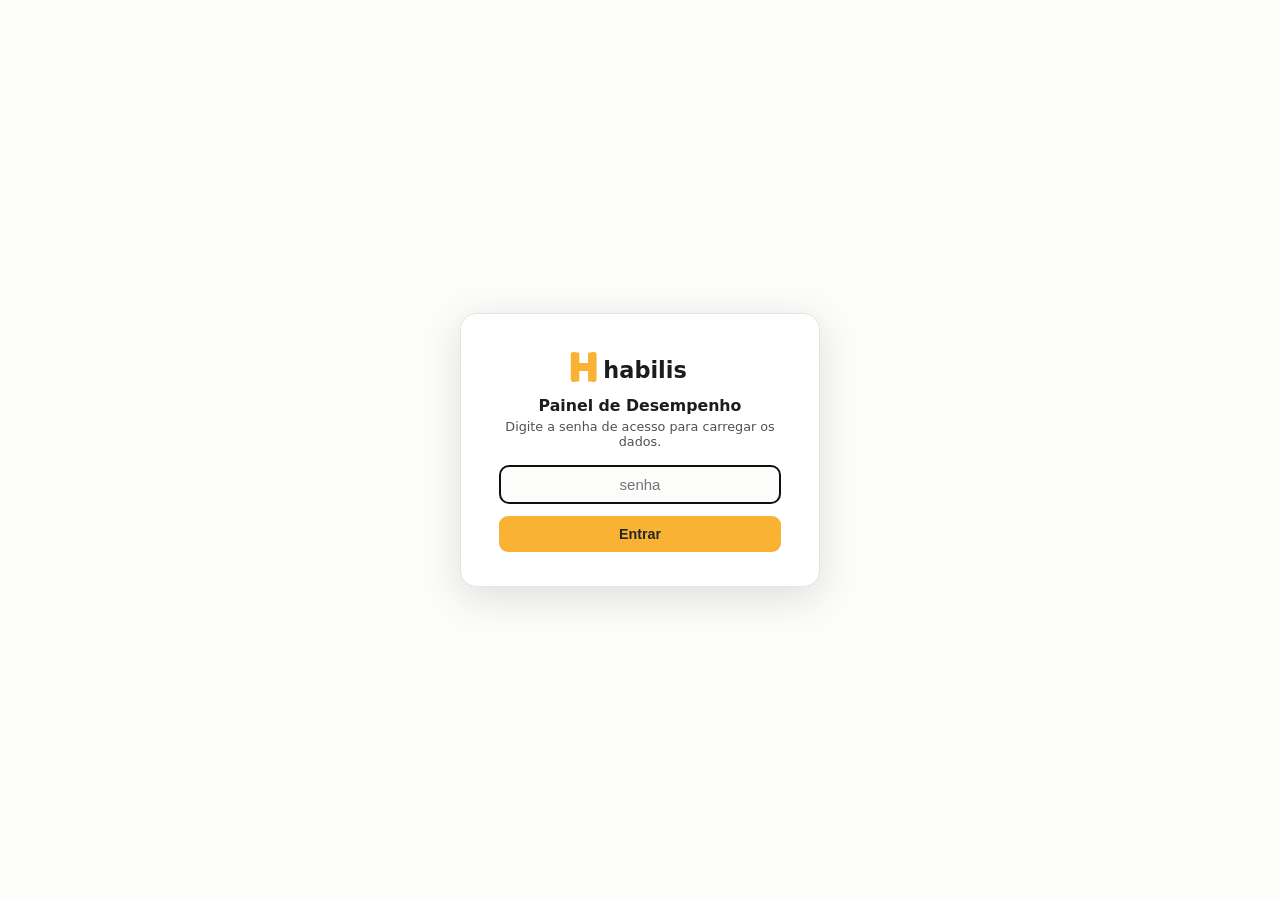
<file: index_1.html>
<!DOCTYPE html>
<html lang="pt-BR">
<head>
<meta charset="UTF-8">
<meta name="viewport" content="width=device-width, initial-scale=1.0">
<title>Habilis · Direção de Desempenho</title>
<style>
  :root {
    color-scheme: light;
    --surface: #fcfcfb; --surface-2: #f4f3f0; --card: #ffffff;
    --ink: #1c1c1c; --ink-2: #52514e; --ink-3: #8a897f;
    --brand-yellow: #f9b233; --brand-magenta: #a93a8d; --brand-teal: #52a8b0; --brand-dark: #262626;
    --s-bessa: #eda100; --s-sul: #a93a8d;
    --flag-bad: #c92a3d; --flag-bad-bg: #fdeef0; --flag-warn-bg: #fdf6e4;
    --ok: #0b7a3e; --ok-bg: #eaf6ef;
    --line: #e6e4de; --radius: 12px;
    font-size: 15px;
  }
  [data-theme="dark"] {
    color-scheme: dark;
    --surface: #17171c; --surface-2: #1f1f26; --card: #22222a;
    --ink: #f4f4f0; --ink-2: #c3c2b7; --ink-3: #8a897f;
    --brand-dark: #101014;
    --s-bessa: #c98500; --s-sul: #c355a5;
    --flag-bad: #ff7b8a; --flag-bad-bg: #3a2027; --flag-warn-bg: #33301f;
    --ok: #58c98a; --ok-bg: #1d3226;
    --line: #34343c;
  }
  * { box-sizing: border-box; }
  body { margin:0; font-family: "Segoe UI", system-ui, -apple-system, sans-serif; background: var(--surface); color: var(--ink); }
  header { background: var(--card); color: var(--ink); padding: 12px 22px; display:flex; align-items:center; gap:16px; flex-wrap:wrap; }
  header h1 { font-size: 1.05rem; margin:0; font-weight:700; }
  header .sub { font-size:.8rem; color: var(--ink-2); }
  header .spacer { flex:1; }
  header button.theme { background:transparent; border:1px solid var(--line); color:var(--ink-2); border-radius:8px; padding:5px 10px; cursor:pointer; }
  .brandstripe { height:5px; display:flex; }
  .brandstripe span { flex:1; }
  .brandstripe span:nth-child(1){ background:var(--brand-yellow); }
  .brandstripe span:nth-child(2){ background:var(--brand-magenta); }
  .brandstripe span:nth-child(3){ background:var(--brand-teal); }
  nav.tabs { display:flex; gap:4px; padding: 10px 18px 0; background: var(--brand-dark); flex-wrap:wrap; }
  nav.tabs button { border:none; background:rgba(255,255,255,.09); color:#e8e8e8; padding:9px 16px; border-radius: 10px 10px 0 0; cursor:pointer; font-size:.9rem; }
  nav.tabs button.active { background: var(--surface); color: var(--ink); font-weight:600; box-shadow: inset 0 3px 0 var(--brand-yellow); }
  .filters { display:flex; gap:10px; padding: 14px 22px; flex-wrap: wrap; align-items:flex-end; background:var(--surface); position:sticky; top:0; z-index:20; border-bottom:1px solid var(--line); }
  .filters label { display:flex; flex-direction:column; font-size:.72rem; color:var(--ink-2); gap:4px; font-weight:600; text-transform:uppercase; letter-spacing:.4px; }
  .filters select, .filters input { padding:7px 10px; border:1px solid var(--line); border-radius:8px; background:var(--card); color:var(--ink); font-size:.9rem; min-width:120px; }
  main { padding: 18px 22px 60px; max-width: 1400px; margin: 0 auto; }
  h2 { font-size:1.15rem; margin: 18px 0 4px; }
  h3 { font-size:.98rem; margin: 20px 0 8px; }
  p.hint { color: var(--ink-2); font-size:.85rem; margin: 2px 0 14px; }
  .cards { display:grid; grid-template-columns: repeat(auto-fit, minmax(170px,1fr)); gap:12px; margin: 14px 0; }
  .card { background:var(--card); border:1px solid var(--line); border-radius: var(--radius); padding: 14px 16px; border-top:3px solid var(--brand-yellow); }
  .card:nth-child(even) { border-top-color: var(--brand-magenta); }
  .card .k { font-size:.72rem; color:var(--ink-2); text-transform:uppercase; letter-spacing:.5px; font-weight:700; }
  .card .v { font-size:1.7rem; font-weight:750; margin-top:2px; font-variant-numeric: tabular-nums; }
  .card .d { font-size:.78rem; color:var(--ink-3); margin-top:2px; }
  .panel { background:var(--card); border:1px solid var(--line); border-radius:var(--radius); padding:16px; margin: 12px 0; overflow-x:auto; }
  .legend { display:flex; gap:16px; align-items:center; font-size:.82rem; color:var(--ink-2); margin: 6px 0 10px; flex-wrap:wrap; }
  .legend .sw { display:inline-block; width:11px; height:11px; border-radius:3px; margin-right:5px; vertical-align:-1px; }
  table.grid { border-collapse: separate; border-spacing:0; font-size:.85rem; min-width: 100%; }
  table.grid th, table.grid td { padding: 6px 9px; border-bottom: 1px solid var(--line); text-align:right; font-variant-numeric: tabular-nums; white-space:nowrap; }
  table.grid th { color: var(--ink-2); font-size:.74rem; text-transform:uppercase; letter-spacing:.3px; position:sticky; top:0; background:var(--card); z-index:3; }
  table.grid th:first-child, table.grid td:first-child { text-align:left; position:sticky; left:0; background:var(--card); z-index:2; max-width:240px; overflow:hidden; text-overflow:ellipsis; }
  table.grid th:first-child { z-index:4; }
  table.grid tr:hover td { background: var(--surface-2); }
  table.grid td.hm { text-align:center; min-width:44px; }
  table.grid tr.foot td { font-weight:700; border-top:2px solid var(--line); }
  .badge { display:inline-block; border-radius: 20px; padding: 2px 10px; font-size:.75rem; font-weight:600; }
  .badge.bad { background:var(--flag-bad-bg); color:var(--flag-bad); }
  .badge.ok { background:var(--ok-bg); color:var(--ok); }
  .flagcard { border-left: 4px solid var(--flag-bad); }
  .flaglist { display:grid; grid-template-columns: repeat(auto-fill,minmax(320px,1fr)); gap:10px; }
  .flaglist .item { background:var(--card); border:1px solid var(--line); border-radius:10px; padding:10px 14px; font-size:.86rem; }
  .flaglist .item b { display:block; margin-bottom:3px; }
  .flaglist .why { color:var(--ink-2); font-size:.8rem; }
  .tooltip { position:fixed; pointer-events:none; background:var(--ink); color:var(--surface); padding:8px 11px; border-radius:8px; font-size:.8rem; z-index:99; max-width:340px; opacity:0; transition:opacity .08s; box-shadow: 0 4px 14px rgba(0,0,0,.25); }
  .tooltip b { display:block; }
  svg.chart text { fill: var(--ink-2); font-size: 11px; }
  svg.chart .gridline { stroke: var(--line); stroke-dasharray: 2 3; }
  svg.chart .val { fill: var(--ink); font-weight:600; }
  .daygrid { display:grid; grid-template-columns: repeat(auto-fill, minmax(150px, 1fr)); gap:8px; }
  .daycell { background:var(--card); border:1px solid var(--line); border-radius:10px; padding:8px 10px; min-height:74px; }
  .daycell.today { outline: 2px solid var(--brand-yellow); }
  .daycell .dt { font-size:.72rem; font-weight:700; color:var(--ink-2); margin-bottom:5px; }
  .chip { display:inline-block; font-size:.7rem; background:var(--surface-2); border:1px solid var(--line); border-radius:12px; padding:1px 8px; margin:1px 2px 1px 0; }
  .chip.bessa { border-left:3px solid var(--s-bessa); }
  .chip.sul { border-left:3px solid var(--s-sul); }
  .muted { color: var(--ink-3); }
  .notice { background: var(--flag-warn-bg); border:1px solid var(--line); border-radius:10px; padding:10px 14px; font-size:.83rem; color:var(--ink-2); margin: 10px 0; }
  .statgrid td.big { font-weight: 750; }
  @media (prefers-color-scheme: dark) { :root:not([data-theme="light"]) { color-scheme: dark; } }
</style>
</head>
<body>
<header>
  <svg id="hablogo" width="185" height="47" viewBox="0 0 220 56" aria-label="Habilis">
    <path fill="#f9b233" d="M 8 10 Q 8 5.5 12.5 6 L 20.5 7 L 20.5 22 L 33.5 22 L 33.5 7 L 41.5 6 Q 46 5.5 46 10 L 46 46 Q 46 50.5 41.5 50 L 33.5 49 L 33.5 34 L 20.5 34 L 20.5 49 L 12.5 50 Q 8 50.5 8 46 Z"/>
    <text id="hablogo-wm" x="56" y="44" font-family="'Segoe UI', system-ui, sans-serif" font-size="33" font-weight="800" letter-spacing="0" fill="var(--ink)">hab&#305;l&#305;s</text>
    <circle id="hablogo-d1" cx="79" cy="16" r="4" fill="#f9b233"/>
    <circle id="hablogo-d2" cx="126" cy="16" r="4" fill="#a93a8d"/>
    <circle id="hablogo-d3" cx="146" cy="16" r="4" fill="#52a8b0"/>
  </svg>
  <div>
    <h1>Direção de Desempenho</h1>
    <div class="sub">Unidades Bessa e Sul (Bancários) · ActiveSoft + GeekieOne · dados de <span id="extractedAt"></span></div>
  </div>
  <div class="spacer"></div>
  <button class="theme" id="themeBtn">◐ Tema</button>
</header>
<div class="brandstripe"><span></span><span></span><span></span></div>
<nav class="tabs" id="tabs"></nav>
<div class="filters" id="filters">
  <label>Unidade
    <select id="fUnit"><option value="Ambas">Ambas</option><option>Bessa</option><option>Sul</option></select>
  </label>
  <label>Série
    <select id="fSerie"></select>
  </label>
  <label>Trimestre
    <select id="fTri"><option value="0">Ano (1º+2º)</option><option value="1">1º Trimestre</option><option value="2" selected>2º Trimestre</option></select>
  </label>
  <label>Disciplina
    <select id="fDisc"></select>
  </label>
  <label>Aluno
    <select id="fAluno" style="max-width:240px"><option value="">Todos</option></select>
  </label>
</div>
<main id="main"></main>
<div class="tooltip" id="tooltip"></div>
<script id="DATA" type="application/json"></script>
<script>
"use strict";
/* ============ carga de dados: embutida (arquivo local) ou remota (Supabase) ============ */
const SB_URL = 'https://lnwkkomjfidfqqsxtznd.supabase.co';
const SB_KEY = 'eyJhbGciOiJIUzI1NiIsInR5cCI6IkpXVCJ9.eyJpc3MiOiJzdXBhYmFzZSIsInJlZiI6Imxud2trb21qZmlkZnFxc3h0em5kIiwicm9sZSI6ImFub24iLCJpYXQiOjE3ODUyNDgwODcsImV4cCI6MjEwMDgyNDA4N30.pyIKIqe_VuJIjJ-eD_12ugAVygvALy21IA9f1GRwyso';
let DATA = null;

const ASF_TURMA = {230:['6º ano','6ºA','Sul'],231:['7º ano','7ºA','Sul'],232:['8º ano','8ºA','Sul'],218:['9º ano','9ºA','Bessa'],229:['9º ano','9ºA','Sul'],217:['1ª série','1ªA','Bessa'],233:['1ª série','1ªA','Sul'],219:['2ª série','2ªA','Bessa'],234:['2ª série','2ªA','Sul'],216:['3ª série','3ªA','Bessa'],228:['3ª série','3ªB','Bessa'],235:['3ª série','3ªA','Sul']};
const GK_GROUP = {'75605':['6º ano','6ºA','Sul'],'75606':['7º ano','7ºA','Sul'],'75607':['8º ano','8ºA','Sul'],'75608':['9º ano','9ºA','Sul'],'75609':['1ª série','1ªA','Sul'],'75604':['2ª série','2ªA','Sul'],'75610':['3ª série','3ªA','Sul'],'75919':['9º ano','9ºA','Bessa'],'75921':['1ª série','1ªA','Bessa'],'75920':['2ª série','2ªA','Bessa'],'75922':['3ª série','3ªA','Bessa'],'75923':['3ª série','3ªB','Bessa']};
const toTitle = s => String(s||'').toLowerCase().replace(/(^|[\s(])\p{L}/gu, c=>c.toUpperCase());
function cleanDisc(n){
  n = String(n).replace(/\s+/g,' ').trim();
  n = toTitle(n);
  const fix = {'Fisica':'Física','Matematica':'Matemática','Quimica':'Química','Historia':'História','Ingles':'Inglês','Redacao':'Redação','Ciencias':'Ciências','Educacao':'Educação'};
  for (const [a,b] of Object.entries(fix)) n = n.split(a).join(b);
  return n;
}
function transformRemote(rows) {
  const get = (src,key) => rows.find(r=>r.source===src && r.chunk_key===key)?.payload;
  const many = (src,prefix) => rows.filter(r=>r.source===src && r.chunk_key.startsWith(prefix)).sort((a,b)=>a.chunk_key.localeCompare(b.chunk_key)).map(r=>r.payload);
  const cfg = get('config','info') || {};
  const T1_END = '2026-04-25';
  /* ActiveSoft */
  const am = get('activesoft_all','meta_v2');
  const discNames = {}; for (const [t,ds] of Object.entries(am.discs)) ds.forEach(d=>discNames[t+'|'+d.id] = cleanDisc(d.label));
  const faseTri = {}; for (const [t,fs] of Object.entries(am.fases)) fs.forEach(f=>faseTri[t+'|'+f.id] = f.label.includes('1º') ? 1 : 2);
  const asf_rows = [];
  many('activesoft_all','notas_v2').forEach(ch => ch.notas.forEach(n => {
    if (n.a==null || !ASF_TURMA[n.t]) return;
    const [serie, turma, unit] = ASF_TURMA[n.t];
    const v = x => { if (x==null) return null; const f = parseFloat(x); return f<0 ? null : f; };
    asf_rows.push({unit, serie, turma: turma+' '+unit, tri: faseTri[n.t+'|'+n.f] ?? 2,
      disc: discNames[n.t+'|'+n.d] || ('Disc '+n.d), aluno: toTitle(am.alunos[String(n.a)].n),
      ae1: v(n.n1), ae2: v(n.n2), aq: v(n.n3), media: v(n.nf), faltas: n.fal});
  }));
  /* GeekieOne */
  const gm = get('geekieone_all','meta_v2');
  const slist = Object.entries(gm.students).map(([id,nome])=>({id, nome: toTitle(nome)})).sort((a,b)=>a.id.localeCompare(b.id));
  const sidx = {}; slist.forEach((s,i)=>sidx[s.id]=i);
  const gk_acts = [];
  many('geekieone_all','acts_v2').forEach(ch => ch.acts.forEach(a => {
    if (!GK_GROUP[a.grp]) return;
    const [serie, turma, unit] = GK_GROUP[a.grp];
    const end = (a.end || a.start || a.created).slice(0,10);
    const d = new Date(end+'T12:00:00');
    const monday = new Date(d); monday.setDate(d.getDate() - ((d.getDay()+6)%7));
    gk_acts.push({id:a.id.slice(0,8), unit, serie, turma: turma+' '+unit, disc: String(a.disc).trim(), prof:a.prof,
      title:a.title, type:a.type, end, created:(a.created||end).slice(0,10), monday: monday.toISOString().slice(0,10),
      tri: end <= T1_END ? 1 : 2, tq: a.tq,
      students: (a.students||[]).filter(s=>sidx[s.m]!=null).map(s=>[sidx[s.m], s.d, s.a, s.k])});
  }));
  return {asf_rows, gk_acts, students_list: slist, extraido_em: cfg.extraido_em || new Date().toISOString().slice(0,10)};
}
/* ---- senha + criptografia (modo remoto) ---- */
function askPassword(showError) {
  return new Promise(resolve => {
    let ov = document.getElementById('pwOverlay');
    if (ov) ov.remove();
    ov = el('div', {id:'pwOverlay', style:'position:fixed;inset:0;background:var(--surface);display:flex;align-items:center;justify-content:center;z-index:200'});
    ov.innerHTML = `<div style="background:var(--card);border:1px solid var(--line);border-radius:16px;padding:34px 38px;max-width:360px;text-align:center;box-shadow:0 10px 40px rgba(0,0,0,.12)">
      <div style="display:flex;justify-content:center;margin-bottom:10px"><svg width="150" height="38" viewBox="0 0 220 56"><path fill="#f9b233" d="M 8 10 Q 8 5.5 12.5 6 L 20.5 7 L 20.5 22 L 33.5 22 L 33.5 7 L 41.5 6 Q 46 5.5 46 10 L 46 46 Q 46 50.5 41.5 50 L 33.5 49 L 33.5 34 L 20.5 34 L 20.5 49 L 12.5 50 Q 8 50.5 8 46 Z"/><text x="56" y="44" font-family="'Segoe UI', system-ui, sans-serif" font-size="33" font-weight="800" fill="var(--ink)">habilis</text></svg></div>
      <h2 style="margin:0 0 4px;font-size:1.05rem">Painel de Desempenho</h2>
      <p style="color:var(--ink-2);font-size:.85rem;margin:0 0 16px">Digite a senha de acesso para carregar os dados.</p>
      ${showError ? '<p style="color:var(--flag-bad);font-size:.85rem;margin:0 0 10px">Senha incorreta — tente novamente.</p>' : ''}
      <input id="pwInput" type="password" placeholder="senha" style="width:100%;padding:10px 12px;border:1px solid var(--line);border-radius:9px;background:var(--surface);color:var(--ink);font-size:1rem;text-align:center" autofocus>
      <button id="pwBtn" style="margin-top:12px;width:100%;padding:10px;border:none;border-radius:9px;background:var(--brand-yellow);color:#262626;font-weight:700;font-size:.95rem;cursor:pointer">Entrar</button>
    </div>`;
    document.body.appendChild(ov);
    const done = () => { const v = ov.querySelector('#pwInput').value; ov.remove(); resolve(v); };
    ov.querySelector('#pwBtn').onclick = done;
    ov.querySelector('#pwInput').addEventListener('keydown', e => { if (e.key==='Enter') done(); });
    ov.querySelector('#pwInput').focus();
  });
}
function loadOpenPGP() {
  if (window.openpgp) return Promise.resolve();
  const cdns = [
    'https://cdn.jsdelivr.net/npm/openpgp@5.11.0/dist/openpgp.min.js',
    'https://unpkg.com/openpgp@5.11.0/dist/openpgp.min.js'
  ];
  const tryCdn = i => new Promise((res, rej) => {
    if (i >= cdns.length) return rej(new Error('falha ao carregar biblioteca de criptografia'));
    const s = document.createElement('script');
    s.src = cdns[i];
    s.onload = () => res();
    s.onerror = () => { s.remove(); tryCdn(i+1).then(res, rej); };
    document.head.appendChild(s);
  });
  return tryCdn(0);
}
async function fetchAndDecrypt(pw) {
  const r = await fetch(SB_URL+'/rest/v1/habilis_painel_cripto?select=source,chunk_key,enc', {headers:{apikey:SB_KEY, Authorization:'Bearer '+SB_KEY}});
  if (!r.ok) throw new Error('HTTP '+r.status);
  const encRows = await r.json();
  if (!encRows.length) throw new Error('sem dados');
  await loadOpenPGP();
  const out = [];
  for (const row of encRows) {
    const bin = Uint8Array.from(atob(row.enc.replace(/\s/g,'')), c=>c.charCodeAt(0));
    const msg = await openpgp.readMessage({binaryMessage: bin});
    const dec = await openpgp.decrypt({message: msg, passwords: [pw], format: 'utf8'});
    out.push({source: row.source, chunk_key: row.chunk_key, payload: JSON.parse(dec.data)});
  }
  return out;
}
async function loadData() {
  const inline = document.getElementById('DATA');
  const txt = inline ? inline.textContent.trim() : '';
  if (txt.length > 20 && txt[0]==='{') { DATA = JSON.parse(txt); return; }
  let pw = sessionStorage.getItem('hab_pw') || '';
  let showError = false;
  while (true) {
    if (!pw) pw = await askPassword(showError);
    $('#main').innerHTML = '<div class="panel" style="text-align:center;padding:40px">🔐 Verificando e carregando dados das turmas…</div>';
    try {
      const rows = await fetchAndDecrypt(pw);
      try { sessionStorage.setItem('hab_pw', pw); } catch(e) {}
      DATA = transformRemote(rows);
      return;
    } catch (e) {
      if (String(e).includes('HTTP') || String(e).includes('biblioteca')) throw e;
      try { sessionStorage.removeItem('hab_pw'); } catch(_) {}
      pw = ''; showError = true;
      $('#main').innerHTML = '';
    }
  }
}

const $ = sel => document.querySelector(sel);
const el = (tag, attrs={}, html) => { const e = document.createElement(tag); for (const [k,v] of Object.entries(attrs)) e.setAttribute(k,v); if (html!==undefined) e.innerHTML = html; return e; };
const fmt = (x, d=1) => x==null || isNaN(x) ? '—' : x.toLocaleString('pt-BR', {minimumFractionDigits:d, maximumFractionDigits:d});
const pct = x => x==null || isNaN(x) ? '—' : Math.round(x*100) + '%';
const UNITS = ['Bessa','Sul'];
const UCOLOR = { Bessa: 'var(--s-bessa)', Sul: 'var(--s-sul)' };
const SERIES = ['6º ano','7º ano','8º ano','9º ano','1ª série','2ª série','3ª série'];

/* ---------- estatística ---------- */
const mean = a => a.length ? a.reduce((x,y)=>x+y,0)/a.length : null;
const median = a => { if(!a.length) return null; const s=[...a].sort((x,y)=>x-y); const m=Math.floor(s.length/2); return s.length%2 ? s[m] : (s[m-1]+s[m])/2; };
const stdev = a => { if(a.length<2) return null; const m=mean(a); return Math.sqrt(a.reduce((acc,x)=>acc+(x-m)**2,0)/a.length); }; // populacional
const mode = a => {
  if(!a.length) return '—';
  const c = {}; a.forEach(x => { const k = x.toFixed(1); c[k]=(c[k]||0)+1; });
  const mx = Math.max(...Object.values(c));
  if (mx===1) return 'sem moda';
  const ms = Object.keys(c).filter(k=>c[k]===mx).sort((x,y)=>x-y);
  return ms.length>3 ? 'multimodal' : ms.map(m=>(+m).toLocaleString('pt-BR',{minimumFractionDigits:1})).join(' · ');
};

/* ---------- tooltip ---------- */
const tip = $('#tooltip');
function bindTips(root) {
  root.querySelectorAll('[data-tip]').forEach(n => {
    n.addEventListener('mousemove', ev => { tip.innerHTML = n.dataset.tip; tip.style.opacity = 1;
      const w = tip.offsetWidth, h = tip.offsetHeight;
      let x = ev.clientX+14, y = ev.clientY+14;
      if (x+w > innerWidth-8) x = ev.clientX-w-10;
      if (y+h > innerHeight-8) y = ev.clientY-h-10;
      tip.style.left = x+'px'; tip.style.top = y+'px'; });
    n.addEventListener('mouseleave', () => tip.style.opacity = 0);
  });
}

/* ---------- filtros globais ---------- */
const state = { tab:'visao', unit:'Ambas', serie:'1ª série', tri:2, disc:'Todas', aluno:'' };
function unitsSel() { return state.unit==='Ambas' ? UNITS : [state.unit]; }
/* comparação de nomes entre fontes (ActiveSoft × Geekie): normaliza e exige 2+ tokens em comum */
const normName = s => String(s||'').toLowerCase().normalize('NFD').replace(/[̀-ͯ]/g,'').replace(/\s+/g,' ').trim();
function sameStudent(a, b) {
  const na = normName(a), nb = normName(b);
  if (!na || !nb) return false;
  if (na===nb || na.includes(nb) || nb.includes(na)) return true;
  const stop = new Set(['de','da','do','das','dos','e']);
  const ta = new Set(na.split(' ').filter(t=>!stop.has(t)));
  const tb = nb.split(' ').filter(t=>!stop.has(t));
  const common = tb.filter(t=>ta.has(t)).length;
  return common >= 2 && (common >= ta.size-1 || common >= tb.length-1);
}
function matchAluno(nome) { return !state.aluno || sameStudent(nome, state.aluno); }
/* nomes por turma (união Geekie + ActiveSoft, sem quase-duplicatas) */
let ALUNOS_POR_TURMA = {};
function buildAlunosIndex() {
  const byTurma = {};
  DATA.gk_acts.forEach(a => { const s = byTurma[a.turma] = byTurma[a.turma] || []; a.students.forEach(st => { if (!s.some(x=>sameStudent(x, st.nome))) s.push(st.nome); }); });
  DATA.asf_rows.forEach(r => { const s = byTurma[r.turma] = byTurma[r.turma] || []; if (!s.some(x=>sameStudent(x, r.aluno))) s.push(r.aluno); });
  for (const t of Object.keys(byTurma)) byTurma[t].sort((a,b)=>a.localeCompare(b,'pt'));
  ALUNOS_POR_TURMA = byTurma;
}
/* posiciona os pontos coloridos da logo sobre a/ı/ı */
function placeLogoDots() {
  try {
    const wm = document.getElementById('hablogo-wm');
    if (!wm || !wm.getNumberOfChars || wm.getNumberOfChars() < 7) return;
    const c = i => { const s = wm.getStartPositionOfChar(i), e = wm.getEndPositionOfChar(i); return (s.x+e.x)/2; };
    const topY = wm.getExtentOfChar(1).y - 2;
    const set = (id, i) => { const d = document.getElementById(id); d.setAttribute('cx', c(i)); d.setAttribute('cy', topY); };
    set('hablogo-d1', 1); set('hablogo-d2', 3); set('hablogo-d3', 5);
  } catch(e) {}
}
function triMatch(t) { return state.tri===0 || t===state.tri; }
function serieMatch(s) { return state.serie==='Todas' || s===state.serie; }

const asfDiscsAll = sr => [...new Set(DATA.asf_rows.filter(r=>sr==='Todas'||r.serie===sr).map(r=>r.disc))].sort((a,b)=>a.localeCompare(b,'pt'));
const gkDiscsAll  = sr => [...new Set(DATA.gk_acts.filter(a=>sr==='Todas'||a.serie===sr).map(a=>a.disc))].sort((a,b)=>a.localeCompare(b,'pt'));

const isDue = a => a.end <= DATA.extraido_em;

/* ---------- SVG: barras horizontais agrupadas ---------- */
function groupedBarChart(items, opts={}) {
  const max = opts.max ?? Math.max(1e-9, ...items.flatMap(i=>[i.a?.v||0, i.b?.v||0]));
  const rowH = 40, barH = 13, labelW = opts.labelW ?? 180, W = opts.width ?? 860, chartW = W-labelW-60;
  const H = items.length*rowH + 26;
  let s = `<svg class="chart" viewBox="0 0 ${W} ${H}" role="img" style="width:100%;max-width:${W}px">`;
  const ticks = opts.ticks ?? 5;
  for (let t=0; t<=ticks; t++) {
    const x = labelW + chartW*t/ticks;
    s += `<line class="gridline" x1="${x}" y1="6" x2="${x}" y2="${H-20}"></line>`;
    s += `<text x="${x}" y="${H-6}" text-anchor="middle">${opts.tickFmt ? opts.tickFmt(max*t/ticks) : fmt(max*t/ticks,1)}</text>`;
  }
  items.forEach((it,i) => {
    const y = i*rowH+10;
    s += `<text x="${labelW-8}" y="${y+barH+3}" text-anchor="end" style="font-size:11.5px">${it.label}</text>`;
    [['a','Bessa'],['b','Sul']].forEach(([k,u],j) => {
      const d = it[k]; if (!d || d.v==null) return;
      const w = Math.max(2, chartW*d.v/max), y2 = y + j*(barH+3);
      s += `<rect x="${labelW}" y="${y2}" width="${w}" height="${barH}" rx="4" fill="${UCOLOR[u]}" data-tip="${d.tip||''}"></rect>`;
      s += `<text class="val" x="${labelW+w+5}" y="${y2+barH-3}" style="font-size:10.5px">${opts.valFmt ? opts.valFmt(d.v) : fmt(d.v,1)}</text>`;
    });
  });
  s += '</svg>';
  return s;
}

/* ---------- rampa sequencial (magenta) ---------- */
function isDarkMode(){ return document.documentElement.dataset.theme==='dark' || (matchMedia('(prefers-color-scheme: dark)').matches && document.documentElement.dataset.theme!=='light'); }
function heat(v01) {
  if (v01==null || isNaN(v01)) return 'transparent';
  const v = Math.max(0, Math.min(1, v01));
  const L = isDarkMode() ? (18 + 38*v) : (97 - 42*v);
  const C = 4 + 46*v;
  return `oklch(${L}% ${C/100*0.34} 340)`;
}
function heatInk(v01) {
  if (v01==null || isNaN(v01)) return 'var(--ink-3)';
  if (isDarkMode()) return v01>0.45 ? '#fff' : 'var(--ink)';
  return v01>0.55 ? '#fff' : 'var(--ink)';
}

/* ============================================================ dados derivados (Geekie) */
function gkFiltered() {
  return DATA.gk_acts.filter(a => unitsSel().includes(a.unit) && serieMatch(a.serie) && triMatch(a.tri) && (state.disc==='Todas' || a.disc===state.disc));
}
function engagementByStudent(acts) {
  const m = {};
  acts.forEach(a => { const due = isDue(a); a.students.forEach(s => {
    const e = m[s.m] = m[s.m] || {nome:s.nome, unit:a.unit, serie:a.serie, total:0, fez:0, resp:0, acertos:0};
    if (due) { e.total++; if (s.fez) e.fez++; }
    e.resp += s.resp; e.acertos += s.acertos;
  }); });
  return m;
}
function weeksOf(acts) { return [...new Set(acts.map(a=>a.monday))].sort(); }
const brDate = iso => { const [y,m,d] = iso.split('-'); return `${d}/${m}`; };

function lowEngagementFlags() {
  const acts = DATA.gk_acts.filter(a => unitsSel().includes(a.unit) && serieMatch(a.serie) && triMatch(a.tri) && isDue(a));
  const perStudent = {};
  acts.forEach(a => a.students.forEach(s => {
    const e = perStudent[s.m] = perStudent[s.m] || {nome:s.nome, unit:a.unit, serie:a.serie, byWeek:{}, byDisc:{}};
    (e.byWeek[a.monday] = e.byWeek[a.monday] || []).push({a, fez:s.fez});
    (e.byDisc[a.disc] = e.byDisc[a.disc] || []).push({end:a.end, fez:s.fez});
  }));
  const flags = [];
  for (const [m,e] of Object.entries(perStudent)) {
    const reasons = [];
    for (const [wk, list] of Object.entries(e.byWeek)) {
      const missed = list.filter(x=>!x.fez);
      if (missed.length>=3) reasons.push(`${missed.length} atividades não feitas na semana de ${brDate(wk)} (${[...new Set(missed.map(x=>x.a.disc))].join(', ')})`);
    }
    for (const [disc, list] of Object.entries(e.byDisc)) {
      list.sort((x,y)=>x.end.localeCompare(y.end));
      let run=0, best=0;
      list.forEach(x => { run = x.fez ? 0 : run+1; best = Math.max(best,run); });
      if (best>=2) reasons.push(`${best} atividades seguidas de ${disc} sem fazer`);
    }
    if (reasons.length) flags.push({m, nome:e.nome, unit:e.unit, serie:e.serie, reasons});
  }
  return flags.sort((a,b)=> b.reasons.length - a.reasons.length || a.nome.localeCompare(b.nome,'pt'));
}
function lowPerformanceFlags() {
  const acts = DATA.gk_acts.filter(a => unitsSel().includes(a.unit) && serieMatch(a.serie) && triMatch(a.tri));
  const per = {};
  acts.forEach(a => a.students.forEach(s => {
    if (s.resp===0) return;
    const e = per[s.m] = per[s.m] || {nome:s.nome, unit:a.unit, serie:a.serie, byDisc:{}};
    const d = e.byDisc[a.disc] = e.byDisc[a.disc] || {resp:0, ok:0, n:0};
    d.resp += s.resp; d.ok += s.acertos; d.n++;
  }));
  const flags = [];
  for (const [m,e] of Object.entries(per)) {
    const discs = [];
    let R=0, K=0;
    for (const [disc,d] of Object.entries(e.byDisc)) {
      R += d.resp; K += d.ok;
      if (d.resp>=5 && d.ok/d.resp <= 0.5) discs.push(`${disc} (${Math.round(100*d.ok/d.resp)}% em ${d.n} ativ.)`);
    }
    const overall = R>0 ? K/R : null;
    if (discs.length || (overall!=null && overall<=0.5 && R>=10))
      flags.push({m, nome:e.nome, unit:e.unit, serie:e.serie, overall, discs});
  }
  return flags.sort((a,b)=> (a.overall??1)-(b.overall??1));
}

/* ============================================================ TABS */
const TABS = [
  ['visao','Visão geral'], ['notas','Notas (AE1/AE2)'], ['desempenho','Desempenho Geekie'],
  ['engajamento','Engajamento semanal'], ['sinalizacoes','Sinalizações'], ['aq','AQ calculada'], ['professores','Envios dos professores']
];
function renderTabs() {
  const nav = $('#tabs'); nav.innerHTML='';
  TABS.forEach(([id,label]) => {
    const b = el('button', {}, label);
    if (state.tab===id) b.classList.add('active');
    b.onclick = () => { state.tab=id; render(); };
    nav.appendChild(b);
  });
}
const serieLabel = () => state.serie==='Todas' ? 'todas as séries' : state.serie;

/* ---------- VISÃO GERAL ---------- */
function tabVisao(root) {
  const acts = gkFiltered();
  const eng = engagementByStudent(acts);
  const engVals = Object.values(eng);
  const engPct = u => { const v = engVals.filter(e=>e.unit===u); const t=v.reduce((a,e)=>a+e.total,0), f=v.reduce((a,e)=>a+e.fez,0); return t? f/t : null; };
  const perfPct = u => { const v = engVals.filter(e=>e.unit===u); const r=v.reduce((a,e)=>a+e.resp,0), k=v.reduce((a,e)=>a+e.acertos,0); return r? k/r : null; };
  const asfR = DATA.asf_rows.filter(r => serieMatch(r.serie) && triMatch(r.tri) && (state.disc==='Todas'||r.disc===state.disc));
  const mediaU = u => { const v = asfR.filter(r=>r.unit===u).flatMap(r=>[r.ae1, r.ae2]).filter(x=>x!=null); return mean(v); };
  const nAlunos = u => new Set(DATA.gk_acts.filter(a=>a.unit===u && serieMatch(a.serie)).flatMap(a=>a.students.map(s=>s.m))).size;

  root.appendChild(el('h2',{}, `Visão geral — ${serieLabel()}`));
  root.appendChild(el('p',{class:'hint'}, 'Os números respeitam os filtros acima. Engajamento = atividades feitas ÷ atribuídas (prazo encerrado); desempenho = questões corretas ÷ respondidas.'));
  const cards = el('div',{class:'cards'});
  const mk = (k,v,d) => { const c = el('div',{class:'card'}); c.append(el('div',{class:'k'},k), el('div',{class:'v'},v), el('div',{class:'d'},d||'')); return c; };
  cards.append(
    mk('Alunos (Geekie)', `${nAlunos('Bessa')} · ${nAlunos('Sul')}`, 'Bessa · Sul'),
    mk('Atividades no filtro', String(acts.length), `${acts.filter(a=>a.unit==='Bessa').length} Bessa · ${acts.filter(a=>a.unit==='Sul').length} Sul`),
    mk('Engajamento Bessa', pct(engPct('Bessa')), 'atividades feitas'),
    mk('Engajamento Sul', pct(engPct('Sul')), 'atividades feitas'),
    mk('Desempenho Bessa', pct(perfPct('Bessa')), 'acertos nas respondidas'),
    mk('Desempenho Sul', pct(perfPct('Sul')), 'acertos nas respondidas'),
    mk('Média provas Bessa', fmt(mediaU('Bessa')), 'AE1/AE2 digitadas'),
    mk('Média provas Sul', fmt(mediaU('Sul')), 'AE1/AE2 digitadas'),
  );
  root.appendChild(cards);

  /* ---- ANÁLISE ESTATÍSTICA ---- */
  const pa = el('div',{class:'panel'});
  const metric = state.statMetric || 'ae1';
  const nice = {ae1:'AE1', ae2:'AE2', aq:'AQ lançada', media:'Nota da fase'};
  const h3 = el('h3',{}, `Análise estatística — ${nice[metric]} · ${serieLabel()} (${state.tri===0?'ano':state.tri+'º tri'}) `);
  const msel = el('select',{style:'margin-left:10px;font-size:.8rem;padding:3px 6px;border-radius:6px;border:1px solid var(--line);background:var(--card);color:var(--ink)'});
  msel.innerHTML = Object.entries(nice).map(([k,v])=>`<option value="${k}"${k===metric?' selected':''}>${v}</option>`).join('');
  msel.onchange = e => { state.statMetric = e.target.value; render(); };
  h3.appendChild(msel);
  pa.appendChild(h3);
  pa.appendChild(el('p',{class:'hint'}, state.disc==='Todas' ? 'Todas as disciplinas agregadas — selecione uma disciplina no filtro para a análise específica.' : `Disciplina: ${state.disc}.`));
  const tbl = el('table',{class:'grid statgrid'});
  tbl.innerHTML = `<thead><tr><th>Turma</th><th>Notas</th><th>Média</th><th>Mediana</th><th>Moda</th><th>Desvio padrão</th><th>Mín</th><th>Máx</th><th>% ≥ 7</th></tr></thead>`;
  const tb = el('tbody');
  UNITS.filter(u=>unitsSel().includes(u)).forEach(u => {
    const vals = asfR.filter(r=>r.unit===u).map(r=>r[metric]).filter(v=>v!=null);
    const tr = el('tr');
    tr.innerHTML = `<td><span class="sw" style="background:${UCOLOR[u]};display:inline-block;width:10px;height:10px;border-radius:3px;margin-right:6px"></span>${state.serie==='Todas'?'':state.serie+' '}${u}</td>
      <td>${vals.length}</td><td class="big">${fmt(mean(vals))}</td><td class="big">${fmt(median(vals))}</td><td>${mode(vals)}</td>
      <td class="big">${fmt(stdev(vals),2)}</td><td>${vals.length?fmt(Math.min(...vals)):'—'}</td><td>${vals.length?fmt(Math.max(...vals)):'—'}</td>
      <td>${vals.length?Math.round(100*vals.filter(v=>v>=7).length/vals.length)+'%':'—'}</td>`;
    tb.appendChild(tr);
  });
  tbl.appendChild(tb); pa.appendChild(tbl);
  if (!asfR.some(r=>r[metric]!=null)) pa.appendChild(el('div',{class:'notice'}, `Sem notas de <b>${nice[metric]}</b> digitadas no período/série selecionados.`));
  root.appendChild(pa);

  /* engajamento semanal — linhas por unidade */
  const wActs = DATA.gk_acts.filter(a=>serieMatch(a.serie) && triMatch(a.tri) && isDue(a) && (state.disc==='Todas'||a.disc===state.disc));
  const weeks = weeksOf(wActs);
  if (weeks.length>1) {
    const panel = el('div',{class:'panel'});
    panel.appendChild(el('h3',{}, 'Engajamento por semana'));
    panel.appendChild(el('div',{class:'legend'}, `<span><span class="sw" style="background:var(--s-bessa)"></span>Bessa</span><span><span class="sw" style="background:var(--s-sul)"></span>Sul</span>`));
    const W=900, H=230, padL=46, padB=30, padT=14, cw=(W-padL-20)/(weeks.length-1||1);
    let s = `<svg class="chart" viewBox="0 0 ${W} ${H}" style="width:100%;max-width:${W}px">`;
    for (let t=0;t<=4;t++){ const y=padT+(H-padT-padB)*t/4; s+=`<line class="gridline" x1="${padL}" y1="${y}" x2="${W-16}" y2="${y}"/><text x="${padL-6}" y="${y+4}" text-anchor="end">${100-25*t}%</text>`; }
    UNITS.forEach(u => {
      const pts = weeks.map((wk,i) => {
        const wacts = wActs.filter(a=>a.monday===wk && a.unit===u);
        let t=0,f=0; wacts.forEach(a=>a.students.forEach(st=>{t++; if(st.fez) f++;}));
        return {x: padL+i*cw, v: t? f/t : null, n:wacts.length, wk};
      }).filter(p=>p.v!=null);
      if (!pts.length) return;
      s += `<path d="${pts.map((p,i)=>(i?'L':'M')+p.x+' '+(padT+(H-padT-padB)*(1-p.v))).join(' ')}" fill="none" stroke="${UCOLOR[u]}" stroke-width="2.2"/>`;
      pts.forEach(p => { s += `<circle cx="${p.x}" cy="${padT+(H-padT-padB)*(1-p.v)}" r="4.5" fill="${UCOLOR[u]}" stroke="var(--card)" stroke-width="2" data-tip="<b>${u} — semana de ${brDate(p.wk)}</b>${Math.round(p.v*100)}% de engajamento · ${p.n} atividades"/>`; });
    });
    weeks.forEach((wk,i)=>{ if (i%Math.ceil(weeks.length/12)===0) s+=`<text x="${padL+i*cw}" y="${H-8}" text-anchor="middle">${brDate(wk)}</text>`; });
    s+='</svg>';
    panel.appendChild(el('div',{}, s));
    root.appendChild(panel);
  }

  /* médias por disciplina — barras Bessa × Sul */
  const panel2 = el('div',{class:'panel'});
  const metric2 = state.visMetric || 'ae1';
  const h32 = el('h3',{}, `Média por disciplina — ${nice[metric2]} · ${serieLabel()} (${state.tri===0?'ano':state.tri+'º tri'}) `);
  const msel2 = el('select',{style:'margin-left:10px;font-size:.8rem;padding:3px 6px;border-radius:6px;border:1px solid var(--line);background:var(--card);color:var(--ink)'});
  msel2.innerHTML = Object.entries(nice).map(([k,v])=>`<option value="${k}"${k===metric2?' selected':''}>${v}</option>`).join('');
  msel2.onchange = e => { state.visMetric = e.target.value; render(); };
  h32.appendChild(msel2);
  panel2.appendChild(h32);
  panel2.appendChild(el('div',{class:'legend'}, `<span><span class="sw" style="background:var(--s-bessa)"></span>Bessa</span><span><span class="sw" style="background:var(--s-sul)"></span>Sul</span>`));
  if (state.serie==='Todas') {
    panel2.appendChild(el('div',{class:'notice'}, 'Selecione uma <b>série</b> para comparar disciplina a disciplina (disciplinas variam entre séries).'));
  } else {
    const items = asfDiscsAll(state.serie).map(d => {
      const it = {label:d};
      UNITS.forEach((u) => {
        const vals = DATA.asf_rows.filter(r=>r.disc===d && r.serie===state.serie && r.unit===u && triMatch(r.tri) && r[metric2]!=null).map(r=>r[metric2]);
        if (vals.length) it[u==='Bessa'?'a':'b'] = {v: mean(vals), tip:`<b>${d} — ${u} (${nice[metric2]})</b>média ${fmt(mean(vals))} · mediana ${fmt(median(vals))}<br>desvio padrão ${fmt(stdev(vals),2)} · ${vals.length} alunos`};
      });
      return it;
    }).filter(it=>it.a||it.b);
    if (!items.length) panel2.appendChild(el('div',{class:'notice'}, `Sem notas de <b>${nice[metric2]}</b> digitadas no período.`));
    else panel2.insertAdjacentHTML('beforeend', groupedBarChart(items, {max:10, labelW:210}));
  }
  root.appendChild(panel2);
}

/* ---------- NOTAS ---------- */
function tabNotas(root) {
  root.appendChild(el('h2',{}, `Notas de provas — ActiveSoft · ${serieLabel()}`));
  root.appendChild(el('p',{class:'hint'}, 'AE1 e AE2 (peso 10 cada) e AQ lançada, com estatísticas da turma e da turma espelhada. Notas abaixo de 7 em vermelho.'));
  if (state.serie==='Todas') { root.appendChild(el('div',{class:'notice'}, 'Selecione uma <b>série</b> no filtro para ver notas e estatísticas.')); return; }
  const rows = DATA.asf_rows.filter(r => r.serie===state.serie && triMatch(r.tri) && (state.disc==='Todas'||r.disc===state.disc));
  const t2 = DATA.asf_rows.filter(r=>r.serie===state.serie && r.tri===2);
  if (state.tri!==1 && t2.length && !t2.some(r=>r.ae2!=null))
    root.appendChild(el('div',{class:'notice'}, '⚠️ No <b>2º trimestre</b>, até a data da extração só a <b>AE1</b> havia sido digitada nesta série (AE2 e AQ pendentes) — a "nota da fase" ainda é parcial.'));

  ['ae1','ae2','aq','media'].forEach(metric => {
    const nice = {ae1:'AE1', ae2:'AE2', aq:'AQ (lançada)', media:'Nota da fase'}[metric];
    if (!rows.some(r=>r[metric]!=null)) return;
    const panel = el('div',{class:'panel'});
    panel.appendChild(el('h3',{}, `${nice} — estatísticas por turma`));
    const tbl = el('table',{class:'grid'});
    tbl.innerHTML = `<thead><tr><th>Turma</th><th>Notas</th><th>Média</th><th>Mediana</th><th>Moda</th><th>Desvio padrão</th><th>Mín</th><th>Máx</th><th>% ≥ 7</th></tr></thead>`;
    const tb = el('tbody');
    UNITS.filter(u=>unitsSel().includes(u)).forEach(u => {
      const vals = rows.filter(r=>r.unit===u).map(r=>r[metric]).filter(v=>v!=null);
      if (!vals.length) return;
      const tr = el('tr');
      tr.innerHTML = `<td><span class="sw" style="background:${UCOLOR[u]};display:inline-block;width:10px;height:10px;border-radius:3px;margin-right:6px"></span>${state.serie} ${u}</td>
        <td>${vals.length}</td><td><b>${fmt(mean(vals))}</b></td><td>${fmt(median(vals))}</td><td>${mode(vals)}</td>
        <td>${fmt(stdev(vals),2)}</td><td>${fmt(Math.min(...vals))}</td><td>${fmt(Math.max(...vals))}</td>
        <td>${Math.round(100*vals.filter(v=>v>=7).length/vals.length)}%</td>`;
      tb.appendChild(tr);
    });
    tbl.appendChild(tb); panel.appendChild(tbl); root.appendChild(panel);
  });

  if (state.disc==='Todas') {
    root.appendChild(el('div',{class:'notice'}, 'Escolha uma <b>disciplina</b> no filtro acima para ver a tabela de notas aluno a aluno.'));
    return;
  }
  UNITS.filter(u=>unitsSel().includes(u)).forEach(u => {
    const urows = rows.filter(r=>r.unit===u);
    if (!urows.length) return;
    const multiTurma = new Set(urows.map(r=>r.turma)).size > 1;
    const panel = el('div',{class:'panel'});
    panel.appendChild(el('h3',{}, `${state.disc} — ${state.serie} ${u}`));
    const tbl = el('table',{class:'grid'});
    const tris = state.tri===0 ? [1,2] : [state.tri];
    let head = `<thead><tr><th>Aluno</th>${multiTurma?'<th>Turma</th>':''}`;
    tris.forEach(t => head += `<th>AE1 (${t}º)</th><th>AE2 (${t}º)</th><th>AQ (${t}º)</th><th>Fase (${t}º)</th><th>Faltas</th>`);
    head += '</tr></thead>';
    tbl.innerHTML = head;
    const tb = el('tbody');
    const alunos = [...new Set(urows.map(r=>r.aluno))].sort((a,b)=>a.localeCompare(b,'pt'))
      .filter(a => matchAluno(a));
    alunos.forEach(al => {
      const tr = el('tr');
      const t0 = urows.find(x=>x.aluno===al);
      let h = `<td>${al}</td>${multiTurma?`<td>${t0.turma}</td>`:''}`;
      tris.forEach(t => {
        const r = urows.find(x=>x.aluno===al && x.tri===t) || {};
        const cell = v => v==null ? '<td class="muted">—</td>' : `<td style="${v<7?'color:var(--flag-bad);font-weight:700':''}">${fmt(v)}</td>`;
        h += cell(r.ae1)+cell(r.ae2)+cell(r.aq)+cell(r.media)+`<td>${r.faltas??'—'}</td>`;
      });
      tr.innerHTML = h; tb.appendChild(tr);
    });
    tbl.appendChild(tb); panel.appendChild(tbl); root.appendChild(panel);
  });
}

/* ---------- DESEMPENHO GEEKIE ---------- */
function tabDesempenho(root) {
  root.appendChild(el('h2',{}, `Desempenho nas atividades — GeekieOne · ${serieLabel()}`));
  root.appendChild(el('p',{class:'hint'}, '% de acertos nas questões respondidas. Célula cinza: não fez. ◌ = prazo ainda aberto.'));
  if (state.serie==='Todas') { root.appendChild(el('div',{class:'notice'}, 'Selecione uma <b>série</b> no filtro.')); return; }
  if (state.disc==='Todas') {
    const panel = el('div',{class:'panel'});
    panel.appendChild(el('h3',{}, 'Desempenho médio por disciplina'));
    panel.appendChild(el('div',{class:'legend'}, `<span><span class="sw" style="background:var(--s-bessa)"></span>Bessa</span><span><span class="sw" style="background:var(--s-sul)"></span>Sul</span>`));
    const items = gkDiscsAll(state.serie).map(d => {
      const it = {label:d};
      UNITS.forEach(u => {
        const acts = DATA.gk_acts.filter(a=>a.disc===d && a.serie===state.serie && a.unit===u && triMatch(a.tri));
        let R=0,K=0; acts.forEach(a=>a.students.forEach(s=>{R+=s.resp; K+=s.acertos;}));
        if (R>0) it[u==='Bessa'?'a':'b'] = {v: K/R, tip:`<b>${d} — ${u}</b>${Math.round(100*K/R)}% de acerto médio<br>${acts.length} atividades no período`};
      });
      return it;
    }).filter(it=>it.a||it.b);
    panel.insertAdjacentHTML('beforeend', groupedBarChart(items, {max:1, labelW:200, valFmt:v=>Math.round(v*100)+'%', tickFmt:v=>Math.round(v*100)+'%'}));
    panel.appendChild(el('p',{class:'hint'}, 'Selecione uma disciplina no filtro para abrir a matriz aluno × atividade.'));
    root.appendChild(panel);
    return;
  }
  UNITS.filter(u=>unitsSel().includes(u)).forEach(u => {
    const acts = DATA.gk_acts.filter(a=>a.disc===state.disc && a.serie===state.serie && a.unit===u && triMatch(a.tri));
    if (!acts.length) return;
    const panel = el('div',{class:'panel'});
    panel.appendChild(el('h3',{}, `${state.disc} — ${state.serie} ${u} <span class="muted">(${acts.length} atividades)</span>`));
    const tbl = el('table',{class:'grid'});
    let head = '<thead><tr><th>Aluno</th>';
    acts.forEach((a,i) => head += `<th class="hm" data-tip="<b>${a.title.replace(/"/g,'&quot;')}</b>${a.prof??''}<br>prazo ${brDate(a.end)} · ${a.tq} questões">${brDate(a.end)}</th>`);
    head += '<th>Média</th><th>Fez</th></tr></thead>';
    tbl.innerHTML = head;
    const tb = el('tbody');
    const studs = {};
    acts.forEach(a => a.students.forEach(s => { (studs[s.m] = studs[s.m] || {nome:s.nome, cells:{}, resp:0, ok:0, fez:0}); }));
    acts.forEach((a,i) => a.students.forEach(s => { const e=studs[s.m]; e.cells[i]=s; e.resp+=s.resp; e.ok+=s.acertos; if(s.fez && isDue(a))e.fez++; }));
    const nDue = acts.filter(isDue).length;
    Object.entries(studs).sort((a,b)=>a[1].nome.localeCompare(b[1].nome,'pt'))
      .filter(([m,e]) => matchAluno(e.nome))
      .forEach(([m,e]) => {
        const tr = el('tr');
        let h = `<td>${e.nome}</td>`;
        acts.forEach((a,i) => {
          const s = e.cells[i];
          if ((!s || (!s.fez && s.resp===0)) && !isDue(a)) { h += `<td class="hm" data-tip="<b>${e.nome}</b>prazo aberto até ${brDate(a.end)} · ${a.title.replace(/"/g,'&quot;')}"><span class="muted">◌</span></td>`; return; }
          if (!s || (!s.fez && s.resp===0)) { h += `<td class="hm" style="background:var(--surface-2)" data-tip="<b>${e.nome}</b>não fez · ${a.title.replace(/"/g,'&quot;')}"><span class="muted">·</span></td>`; return; }
          const p = s.resp ? s.acertos/s.resp : null;
          h += `<td class="hm" style="background:${heat(p==null?null:1-p)};color:${heatInk(p==null?null:1-p)}" data-tip="<b>${e.nome}</b>${a.title.replace(/"/g,'&quot;')}<br>${s.acertos}/${s.resp} corretas ${s.fez?'· entregue':'· respondeu sem entregar'}">${p==null?'—':Math.round(p*100)}</td>`;
        });
        const pm = e.resp ? e.ok/e.resp : null;
        h += `<td style="font-weight:700">${pm==null?'—':Math.round(pm*100)+'%'}</td><td>${Math.min(e.fez,nDue)}/${nDue}</td>`;
        tr.innerHTML = h; tb.appendChild(tr);
      });
    const tf = el('tr',{class:'foot'});
    let fh = '<td>Média da turma</td>';
    acts.forEach((a,i) => {
      let R=0,K=0; a.students.forEach(s=>{R+=s.resp;K+=s.acertos;});
      fh += `<td class="hm">${R?Math.round(100*K/R):'—'}</td>`;
    });
    let R=0,K=0; acts.forEach(a=>a.students.forEach(s=>{R+=s.resp;K+=s.acertos;}));
    fh += `<td>${R?Math.round(100*K/R)+'%':'—'}</td><td></td>`;
    tf.innerHTML = fh; tb.appendChild(tf);
    tbl.appendChild(tb); panel.appendChild(tbl); root.appendChild(panel);
  });
}

/* ---------- ENGAJAMENTO SEMANAL ---------- */
function tabEngajamento(root) {
  root.appendChild(el('h2',{}, `Engajamento semanal — atividades não feitas · ${serieLabel()}`));
  root.appendChild(el('p',{class:'hint'}, 'Cada célula: <b>não feitas/atribuídas</b> na semana do prazo (só prazos encerrados). Vermelho: 3+ não feitas. O tooltip lista as atividades que faltaram.'));
  if (state.serie==='Todas') { root.appendChild(el('div',{class:'notice'}, 'Selecione uma <b>série</b> no filtro.')); return; }
  UNITS.filter(u=>unitsSel().includes(u)).forEach(u => {
    const acts = DATA.gk_acts.filter(a=>a.unit===u && a.serie===state.serie && triMatch(a.tri) && isDue(a) && (state.disc==='Todas'||a.disc===state.disc));
    if (!acts.length) return;
    const weeks = weeksOf(acts);
    const panel = el('div',{class:'panel'});
    panel.appendChild(el('h3',{}, `${state.serie} ${u}`));
    const tbl = el('table',{class:'grid'});
    let head = '<thead><tr><th>Aluno</th>';
    weeks.forEach(w => head += `<th class="hm">${brDate(w)}</th>`);
    head += '<th>Total não feitas</th></tr></thead>';
    tbl.innerHTML = head;
    const tb = el('tbody');
    const studs = {};
    acts.forEach(a => a.students.forEach(s => {
      const e = studs[s.m] = studs[s.m] || {nome:s.nome, weeks:{}, missed:0, total:0};
      const w = e.weeks[a.monday] = e.weeks[a.monday] || {t:0, m:[], f:0};
      w.t++; e.total++;
      if (s.fez) w.f++; else { w.m.push(a); e.missed++; }
    }));
    Object.entries(studs).sort((a,b)=>b[1].missed-a[1].missed || a[1].nome.localeCompare(b[1].nome,'pt'))
      .filter(([m,e]) => matchAluno(e.nome))
      .forEach(([m,e]) => {
        const tr = el('tr');
        let h = `<td>${e.nome}</td>`;
        weeks.forEach(wk => {
          const w = e.weeks[wk];
          if (!w) { h += '<td class="hm muted">·</td>'; return; }
          const miss = w.m.length;
          const style = miss>=3 ? 'background:var(--flag-bad-bg);color:var(--flag-bad);font-weight:700'
                       : miss>0 ? `background:${heat(Math.min(miss/3,0.6))};color:${heatInk(Math.min(miss/3,0.6))}` : 'color:var(--ok)';
          const tipTxt = miss ? `<b>${e.nome} — semana de ${brDate(wk)}</b>Não fez: ${w.m.map(x=>`${x.disc} (${x.title.slice(0,40).replace(/"/g,'&quot;')})`).join('; ')}` : `<b>${e.nome}</b>Semana de ${brDate(wk)}: tudo em dia (${w.t} atividades)`;
          h += `<td class="hm" style="${style}" data-tip="${tipTxt}">${miss}/${w.t}</td>`;
        });
        h += `<td style="font-weight:700">${e.missed}/${e.total}</td>`;
        tr.innerHTML = h; tb.appendChild(tr);
      });
    tbl.appendChild(tb); panel.appendChild(tbl); root.appendChild(panel);
  });
}

/* ---------- SINALIZAÇÕES ---------- */
function tabSinalizacoes(root) {
  root.appendChild(el('h2',{}, `Quadros de sinalização · ${serieLabel()}`));
  root.appendChild(el('p',{class:'hint'}, 'Baixo engajamento: 3+ atividades não feitas na mesma semana <i>ou</i> 2 seguidas da mesma disciplina. Baixo desempenho: rendimento ≤ 50% (disciplinas com 5+ questões respondidas no período).'));
  const eng = lowEngagementFlags(), perf = lowPerformanceFlags();
  root.appendChild(el('h3',{}, `🔻 Baixo engajamento <span class="badge bad">${eng.length} alunos</span>`));
  const la = el('div',{class:'flaglist'});
  eng.filter(f => matchAluno(f.nome)).forEach(f => {
    const it = el('div',{class:'item flagcard'});
    it.innerHTML = `<b>${f.nome} <span class="muted">· ${f.serie} ${f.unit}</span></b><div class="why">${f.reasons.slice(0,4).map(r=>'• '+r).join('<br>')}${f.reasons.length>4?`<br><span class="muted">+ ${f.reasons.length-4} ocorrências</span>`:''}</div>`;
    la.appendChild(it);
  });
  if (!eng.length) la.appendChild(el('div',{class:'item'}, '<span class="badge ok">Nenhum aluno sinalizado no período</span>'));
  root.appendChild(la);
  root.appendChild(el('h3',{}, `📉 Baixo desempenho <span class="badge bad">${perf.length} alunos</span>`));
  const lb = el('div',{class:'flaglist'});
  perf.filter(f => matchAluno(f.nome)).forEach(f => {
    const it = el('div',{class:'item flagcard'});
    it.innerHTML = `<b>${f.nome} <span class="muted">· ${f.serie} ${f.unit}</span> — ${f.overall!=null?Math.round(f.overall*100)+'% geral':''}</b>
      <div class="why">${f.discs.length? 'Disciplinas críticas: '+f.discs.join('; ') : 'Rendimento geral abaixo de 50%'}</div>`;
    lb.appendChild(it);
  });
  if (!perf.length) lb.appendChild(el('div',{class:'item'}, '<span class="badge ok">Nenhum aluno sinalizado no período</span>'));
  root.appendChild(lb);
}

/* ---------- AQ ---------- */
function tabAQ(root) {
  root.appendChild(el('h2',{}, `AQ calculada — engajamento por disciplina · ${serieLabel()}`));
  root.appendChild(el('p',{class:'hint'}, 'AQ = % de atividades feitas na disciplina no trimestre × 10 (só prazos encerrados). Compare com a AQ lançada no ActiveSoft na aba Notas.'));
  if (state.serie==='Todas') { root.appendChild(el('div',{class:'notice'}, 'Selecione uma <b>série</b> no filtro.')); return; }
  const tri = state.tri===0 ? 2 : state.tri;
  if (state.tri===0) root.appendChild(el('div',{class:'notice'}, 'Com o filtro "Ano", a AQ mostrada é a do <b>2º trimestre</b>.'));
  UNITS.filter(u=>unitsSel().includes(u)).forEach(u => {
    const acts = DATA.gk_acts.filter(a=>a.unit===u && a.serie===state.serie && a.tri===tri && isDue(a) && (state.disc==='Todas'||a.disc===state.disc));
    if (!acts.length) return;
    const discs = [...new Set(acts.map(a=>a.disc))].sort((a,b)=>a.localeCompare(b,'pt'));
    const panel = el('div',{class:'panel'});
    panel.appendChild(el('h3',{}, `${state.serie} ${u} — ${tri}º trimestre`));
    const tbl = el('table',{class:'grid'});
    let head = '<thead><tr><th>Aluno</th>';
    discs.forEach(d => head += `<th class="hm" data-tip="${d}">${d.length>14? d.slice(0,13)+'…':d}</th>`);
    head += '<th>AQ média</th></tr></thead>';
    tbl.innerHTML = head;
    const tb = el('tbody');
    const studs = {};
    acts.forEach(a => a.students.forEach(s => {
      const e = studs[s.m] = studs[s.m] || {nome:s.nome, byDisc:{}};
      const d = e.byDisc[a.disc] = e.byDisc[a.disc] || {t:0,f:0};
      d.t++; if (s.fez) d.f++;
    }));
    Object.entries(studs).sort((a,b)=>a[1].nome.localeCompare(b[1].nome,'pt'))
      .filter(([m,e]) => matchAluno(e.nome))
      .forEach(([m,e]) => {
        const tr = el('tr');
        let h = `<td>${e.nome}</td>`;
        const aqs = [];
        discs.forEach(d => {
          const x = e.byDisc[d];
          if (!x) { h += '<td class="hm muted">·</td>'; return; }
          const aq = 10*x.f/x.t; aqs.push(aq);
          h += `<td class="hm" style="background:${heat(1-aq/10)};color:${heatInk(1-aq/10)}" data-tip="<b>${e.nome} — ${d}</b>fez ${x.f} de ${x.t} atividades → AQ ${fmt(aq)}">${fmt(aq)}</td>`;
        });
        h += `<td style="font-weight:700">${fmt(mean(aqs))}</td>`;
        tr.innerHTML = h; tb.appendChild(tr);
      });
    const tf = el('tr',{class:'foot'});
    let fh = '<td>Média da turma</td>';
    discs.forEach(d => {
      let T=0,F=0; acts.filter(a=>a.disc===d).forEach(a=>a.students.forEach(s=>{T++; if(s.fez)F++;}));
      fh += `<td class="hm">${T?fmt(10*F/T):'—'}</td>`;
    });
    let T=0,F=0; acts.forEach(a=>a.students.forEach(s=>{T++; if(s.fez)F++;}));
    fh += `<td>${T?fmt(10*F/T):'—'}</td>`;
    tf.innerHTML = fh; tb.appendChild(tf);
    tbl.appendChild(tb); panel.appendChild(tbl); root.appendChild(panel);
  });
}

/* ---------- PROFESSORES ---------- */
function tabProfessores(root) {
  root.appendChild(el('h2',{}, `Envios de atividades pelos professores · ${serieLabel()}`));
  root.appendChild(el('p',{class:'hint'}, 'Quadro diário por data de criação no GeekieOne. Amarelo: Bessa · Magenta: Sul. Abaixo, disciplinas sem envio nos últimos 14 dias.'));
  const acts = DATA.gk_acts.filter(a => unitsSel().includes(a.unit) && serieMatch(a.serie) && triMatch(a.tri) && (state.disc==='Todas'||a.disc===state.disc));
  const byDay = {};
  acts.forEach(a => { (byDay[a.created] = byDay[a.created] || []).push(a); });
  const days = Object.keys(byDay).sort().reverse().slice(0, 42);
  const grid = el('div',{class:'daygrid'});
  const todayIso = DATA.extraido_em;
  days.forEach(d => {
    const cell = el('div',{class:'daycell'+(d===todayIso?' today':'')});
    const dt = new Date(d+'T12:00:00');
    cell.appendChild(el('div',{class:'dt'}, dt.toLocaleDateString('pt-BR',{weekday:'short', day:'2-digit', month:'2-digit'})));
    const seen = new Set();
    byDay[d].forEach(a => {
      const key = a.unit+'|'+(a.prof||'?')+'|'+a.disc+'|'+a.turma;
      if (seen.has(key)) return; seen.add(key);
      const c = el('span',{class:'chip '+a.unit.toLowerCase(), 'data-tip':`<b>${a.prof||'—'} — ${a.disc} (${a.serie} ${a.unit})</b>${byDay[d].filter(x=>x.unit===a.unit&&x.prof===a.prof&&x.disc===a.disc).map(x=>x.title.slice(0,50)).join('<br>')}`}, `${(a.prof||'—').split(' ')[0]} · ${a.disc.length>12?a.disc.slice(0,11)+'…':a.disc}${state.serie==='Todas'?' · '+a.serie.replace(' série','ª').replace(' ano','º'):''}`);
      cell.appendChild(c);
    });
    grid.appendChild(cell);
  });
  root.appendChild(grid);

  const cutoff = new Date(new Date(todayIso).getTime() - 14*86400000).toISOString().slice(0,10);
  UNITS.filter(u=>unitsSel().includes(u)).forEach(u => {
    const scope = DATA.gk_acts.filter(a=>a.unit===u && serieMatch(a.serie));
    const allDiscs = [...new Set(scope.map(a=>a.serie+' · '+a.disc))];
    const recent = new Set(scope.filter(a=>a.created>=cutoff).map(a=>a.serie+' · '+a.disc));
    const missing = allDiscs.filter(d=>!recent.has(d)).sort();
    const panel = el('div',{class:'panel'});
    panel.appendChild(el('h3',{}, `Sem envio há 14+ dias — ${u}`));
    panel.innerHTML += missing.length
      ? missing.map(sd => { const [sr, d] = sd.split(' · '); const items = scope.filter(a=>a.serie===sr&&a.disc===d); const last = items.map(a=>a.created).sort().pop(); const prof = items[items.length-1]?.prof||'—'; return `<span class="chip ${u.toLowerCase()}" data-tip="<b>${d} — ${sr} ${u}</b>último envio em ${brDate(last)} · ${prof}">${d} (${sr}) <span class="muted">últ.: ${brDate(last)}</span></span>`; }).join(' ')
      : '<span class="badge ok">Todas as disciplinas enviaram atividades no período</span>';
    root.appendChild(panel);
  });
}

/* ---------- render ---------- */
function renderFilters() {
  const ssel = $('#fSerie');
  ssel.innerHTML = '<option>Todas</option>' + SERIES.map(s=>`<option${s===state.serie?' selected':''}>${s}</option>`).join('');
  const dsel = $('#fDisc');
  const source = ['desempenho','engajamento','aq','professores','sinalizacoes'].includes(state.tab) ? gkDiscsAll(state.serie) : (state.tab==='notas' ? asfDiscsAll(state.serie) : [...new Set([...asfDiscsAll(state.serie), ...gkDiscsAll(state.serie)])].sort((a,b)=>a.localeCompare(b,'pt')));
  const cur = state.disc;
  dsel.innerHTML = '<option>Todas</option>' + source.map(d=>`<option${d===cur?' selected':''}>${d}</option>`).join('');
  if (!source.includes(cur)) state.disc = 'Todas';
  /* lista suspensa de alunos, agrupada por turma (respeita unidade + série) */
  const asel = $('#fAluno');
  const turmas = Object.keys(ALUNOS_POR_TURMA)
    .filter(t => unitsSel().some(u=>t.endsWith(' '+u)))
    .filter(t => state.serie==='Todas' || DATA.gk_acts.some(a=>a.turma===t && a.serie===state.serie) || DATA.asf_rows.some(r=>r.turma===t && r.serie===state.serie))
    .sort((a,b)=>a.localeCompare(b,'pt'));
  let html = '<option value="">Todos</option>';
  turmas.forEach(t => {
    html += `<optgroup label="${t}">` + ALUNOS_POR_TURMA[t].map(n=>`<option value="${n.replace(/"/g,'&quot;')}"${n===state.aluno?' selected':''}>${n}</option>`).join('') + '</optgroup>';
  });
  asel.innerHTML = html;
  if (state.aluno && !turmas.some(t=>ALUNOS_POR_TURMA[t].includes(state.aluno))) { state.aluno=''; asel.value=''; }
}
function render() {
  renderTabs(); renderFilters();
  const main = $('#main'); main.innerHTML='';
  const sec = el('section',{class:'tab active', style:'display:block'});
  ({visao:tabVisao, notas:tabNotas, desempenho:tabDesempenho, engajamento:tabEngajamento,
    sinalizacoes:tabSinalizacoes, aq:tabAQ, professores:tabProfessores}[state.tab])(sec);
  main.appendChild(sec);
  bindTips(main);
}
$('#fUnit').onchange = e => { state.unit = e.target.value; render(); };
$('#fSerie').onchange = e => { state.serie = e.target.value; render(); };
$('#fTri').onchange = e => { state.tri = +e.target.value; render(); };
$('#fDisc').onchange = e => { state.disc = e.target.value; render(); };
$('#fAluno').onchange = e => { state.aluno = e.target.value; render(); };
$('#themeBtn').onclick = () => {
  const cur = document.documentElement.dataset.theme;
  document.documentElement.dataset.theme = cur==='dark' ? 'light' : 'dark';
  render();
};
(async () => {
  try {
    await loadData();
    /* descompacta students: [idx, fez, resp, acertos] -> objetos */
    const SLIST = DATA.students_list;
    DATA.gk_acts.forEach(a => { a.students = a.students.map(r => ({m: SLIST[r[0]].id, nome: SLIST[r[0]].nome, fez: r[1], resp: r[2], acertos: r[3]})); });
    DATA.gk_acts.sort((a,b)=> a.end.localeCompare(b.end));
    buildAlunosIndex();
    $('#extractedAt').textContent = new Date(DATA.extraido_em+'T12:00:00').toLocaleDateString('pt-BR');
    render();
    placeLogoDots();
    if (document.fonts && document.fonts.ready) document.fonts.ready.then(placeLogoDots);
  } catch (e) {
    $('#main').innerHTML = '<div class="panel" style="text-align:center;padding:40px">Não foi possível carregar os dados (' + String(e) + ').<br>Verifique sua conexão e recarregue a página.</div>';
  }
})();
</script>
</body>
</html>
</file>
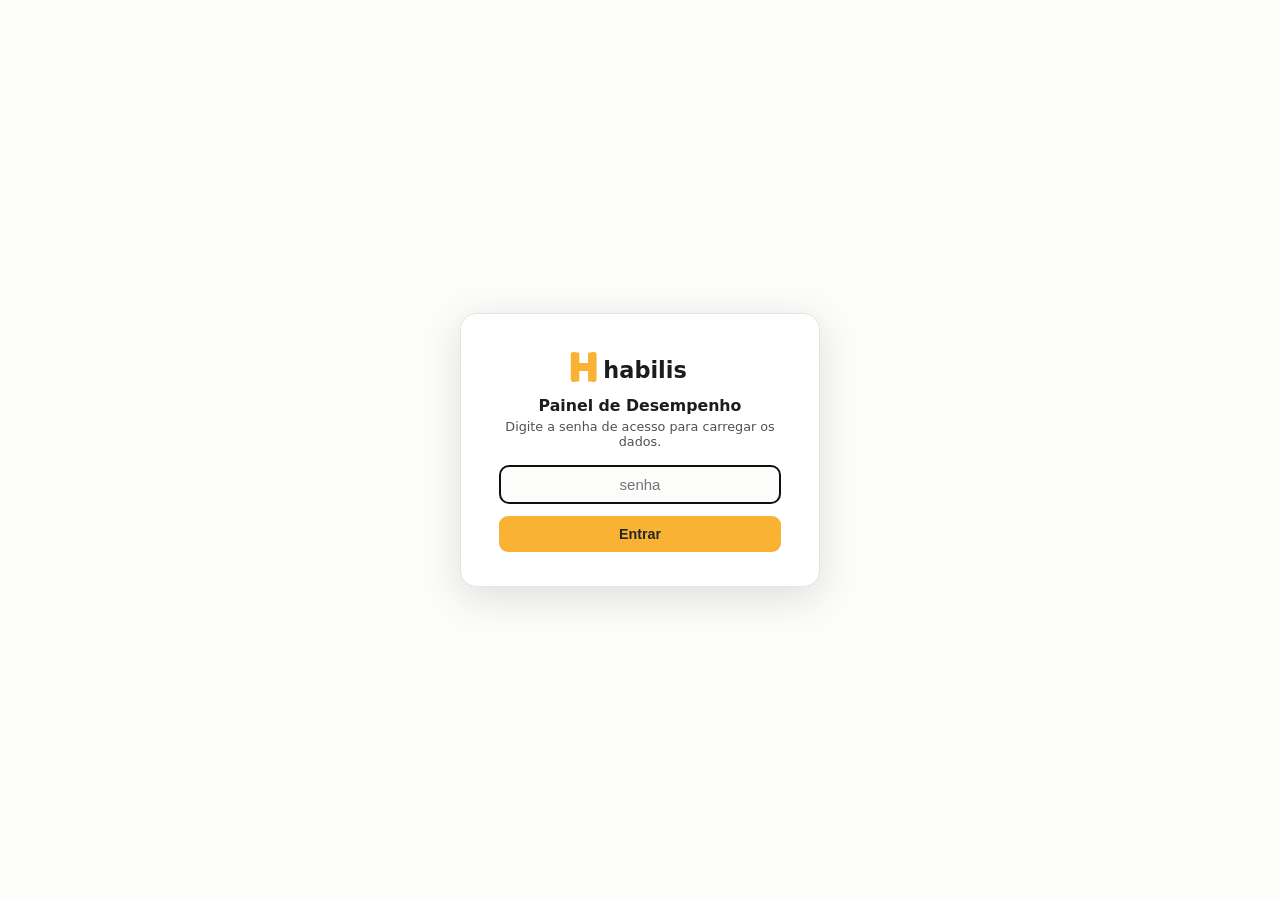
<file: index_3.html>
<!DOCTYPE html>
<html lang="pt-BR">
<head>
<meta charset="UTF-8">
<meta name="viewport" content="width=device-width, initial-scale=1.0">
<title>Habilis · Direção de Desempenho</title>
<style>
  :root {
    color-scheme: light;
    --surface: #fcfcfb; --surface-2: #f4f3f0; --card: #ffffff;
    --ink: #1c1c1c; --ink-2: #52514e; --ink-3: #8a897f;
    --brand-yellow: #f9b233; --brand-magenta: #a93a8d; --brand-teal: #52a8b0; --brand-dark: #262626;
    --s-bessa: #eda100; --s-sul: #a93a8d;
    --flag-bad: #c92a3d; --flag-bad-bg: #fdeef0; --flag-warn-bg: #fdf6e4; --warn: #a86a00;
    --ok: #0b7a3e; --ok-bg: #eaf6ef;
    --line: #e6e4de; --radius: 12px;
    font-size: 15px;
  }
  [data-theme="dark"] {
    color-scheme: dark;
    --surface: #17171c; --surface-2: #1f1f26; --card: #22222a;
    --ink: #f4f4f0; --ink-2: #c3c2b7; --ink-3: #8a897f;
    --brand-dark: #101014;
    --s-bessa: #c98500; --s-sul: #c355a5;
    --flag-bad: #ff7b8a; --flag-bad-bg: #3a2027; --flag-warn-bg: #33301f; --warn: #f0b95a;
    --ok: #58c98a; --ok-bg: #1d3226;
    --line: #34343c;
  }
  * { box-sizing: border-box; }
  body { margin:0; font-family: "Segoe UI", system-ui, -apple-system, sans-serif; background: var(--surface); color: var(--ink); }
  header { background: var(--card); color: var(--ink); padding: 12px 22px; display:flex; align-items:center; gap:16px; flex-wrap:wrap; }
  header h1 { font-size: 1.05rem; margin:0; font-weight:700; }
  header .sub { font-size:.8rem; color: var(--ink-2); }
  header .spacer { flex:1; }
  header button.theme, button.ghost { background:transparent; border:1px solid var(--line); color:var(--ink-2); border-radius:8px; padding:5px 10px; cursor:pointer; font-size:.85rem; }
  /* botões de atualização do retrato */
  header button.upd { border:0; color:#fff; border-radius:8px; padding:6px 12px; cursor:pointer; font-size:.85rem; font-weight:600; display:inline-flex; align-items:center; gap:6px; }
  header button.upd:hover { filter:brightness(1.08); }
  header button.upd .dot { width:7px; height:7px; border-radius:50%; background:rgba(255,255,255,.55); }
  header button.upd .dot.old { background:#ffd84d; box-shadow:0 0 0 3px rgba(255,216,77,.25); }
  header button.updGeekie { background:#c0392b; }
  header button.updActive { background:#2563eb; }
  .steps { counter-reset:st; margin:14px 0 0; padding:0; list-style:none; }
  .steps li { counter-increment:st; position:relative; padding:0 0 12px 30px; font-size:.9rem; }
  .steps li::before { content:counter(st); position:absolute; left:0; top:0; width:20px; height:20px; border-radius:50%; background:var(--surface); border:1px solid var(--line); color:var(--ink-2); font-size:.72rem; font-weight:700; display:flex; align-items:center; justify-content:center; }
  a.bmk { display:inline-block; background:#11161d; color:#e7edf5; text-decoration:none; font-weight:700; font-size:.85rem; padding:7px 13px; border-radius:8px; cursor:grab; border:1px dashed #52a8b0; }
  .updStatus { margin-top:14px; padding:10px 12px; border-radius:9px; background:var(--surface); border:1px solid var(--line); font-size:.85rem; display:flex; align-items:center; gap:9px; }
  .updStatus .spin { width:13px; height:13px; border:2px solid var(--line); border-top-color:#52a8b0; border-radius:50%; animation:spin 1s linear infinite; flex:none; }
  @keyframes spin { to { transform:rotate(360deg); } }
  .brandstripe { height:5px; display:flex; }
  .brandstripe span { flex:1; }
  .brandstripe span:nth-child(1){ background:var(--brand-yellow); }
  .brandstripe span:nth-child(2){ background:var(--brand-magenta); }
  .brandstripe span:nth-child(3){ background:var(--brand-teal); }
  nav.tabs { display:flex; gap:4px; padding: 10px 18px 0; background: var(--brand-dark); flex-wrap:wrap; }
  nav.tabs button { border:none; background:rgba(255,255,255,.09); color:#e8e8e8; padding:9px 14px; border-radius: 10px 10px 0 0; cursor:pointer; font-size:.86rem; }
  nav.tabs button.active { background: var(--surface); color: var(--ink); font-weight:600; box-shadow: inset 0 3px 0 var(--brand-yellow); }
  .filters { display:flex; gap:10px; padding: 14px 22px; flex-wrap: wrap; align-items:flex-end; background:var(--surface); position:sticky; top:0; z-index:20; border-bottom:1px solid var(--line); }
  .filters label { display:flex; flex-direction:column; font-size:.72rem; color:var(--ink-2); gap:4px; font-weight:600; text-transform:uppercase; letter-spacing:.4px; }
  .filters select, .filters input, select.inline, input.inline { padding:7px 10px; border:1px solid var(--line); border-radius:8px; background:var(--card); color:var(--ink); font-size:.9rem; min-width:120px; }
  select.inline, input.inline { font-size:.82rem; padding:4px 8px; min-width:0; }
  main { padding: 18px 22px 60px; max-width: 1400px; margin: 0 auto; }
  h2 { font-size:1.15rem; margin: 18px 0 4px; }
  h3 { font-size:.98rem; margin: 20px 0 8px; }
  h4 { font-size:.9rem; margin: 14px 0 6px; color: var(--ink-2); }
  p.hint { color: var(--ink-2); font-size:.85rem; margin: 2px 0 14px; }
  .cards { display:grid; grid-template-columns: repeat(auto-fit, minmax(170px,1fr)); gap:12px; margin: 14px 0; }
  .card { background:var(--card); border:1px solid var(--line); border-radius: var(--radius); padding: 14px 16px; border-top:3px solid var(--brand-yellow); }
  .card:nth-child(even) { border-top-color: var(--brand-magenta); }
  .card .k { font-size:.72rem; color:var(--ink-2); text-transform:uppercase; letter-spacing:.5px; font-weight:700; }
  .card .v { font-size:1.7rem; font-weight:750; margin-top:2px; font-variant-numeric: tabular-nums; }
  .card .d { font-size:.78rem; color:var(--ink-3); margin-top:2px; }
  .panel { background:var(--card); border:1px solid var(--line); border-radius:var(--radius); padding:16px; margin: 12px 0; overflow-x:auto; }
  .legend { display:flex; gap:16px; align-items:center; font-size:.82rem; color:var(--ink-2); margin: 6px 0 10px; flex-wrap:wrap; }
  .legend .sw, .sw { display:inline-block; width:11px; height:11px; border-radius:3px; margin-right:5px; vertical-align:-1px; }
  table.grid { border-collapse: separate; border-spacing:0; font-size:.85rem; min-width: 100%; }
  table.grid th, table.grid td { padding: 6px 9px; border-bottom: 1px solid var(--line); text-align:right; font-variant-numeric: tabular-nums; white-space:nowrap; }
  table.grid th { color: var(--ink-2); font-size:.74rem; text-transform:uppercase; letter-spacing:.3px; position:sticky; top:0; background:var(--card); z-index:3; }
  table.grid th:first-child, table.grid td:first-child { text-align:left; position:sticky; left:0; background:var(--card); z-index:2; max-width:260px; overflow:hidden; text-overflow:ellipsis; }
  table.grid th:first-child { z-index:4; }
  table.grid tr:hover td { background: var(--surface-2); }
  table.grid td.hm { text-align:center; min-width:44px; }
  table.grid tr.foot td { font-weight:700; border-top:2px solid var(--line); }
  table.grid td.wrap { white-space:normal; text-align:left; max-width:520px; }
  .bad { color: var(--flag-bad); font-weight:700; }
  .warnc { color: var(--warn); font-weight:700; }
  .badge { display:inline-block; border-radius: 20px; padding: 2px 10px; font-size:.75rem; font-weight:600; }
  .badge.bad { background:var(--flag-bad-bg); color:var(--flag-bad); }
  .badge.ok { background:var(--ok-bg); color:var(--ok); }
  .badge.warn { background:var(--flag-warn-bg); color:var(--warn); }
  .badge.neutral { background:var(--surface-2); color:var(--ink-2); }
  .flagcard { border-left: 4px solid var(--flag-bad); }
  .flagcard.sched { border-left-color: var(--brand-teal); opacity:.85; }
  .flaglist { display:grid; grid-template-columns: repeat(auto-fill,minmax(330px,1fr)); gap:10px; }
  .flaglist .item { background:var(--card); border:1px solid var(--line); border-radius:10px; padding:10px 14px; font-size:.86rem; }
  .flaglist .item b { display:block; margin-bottom:3px; }
  .flaglist .why { color:var(--ink-2); font-size:.8rem; }
  .flaglist .actions { margin-top:8px; display:flex; gap:6px; flex-wrap:wrap; align-items:center; }
  button.primary { background:var(--brand-yellow); color:#262626; border:none; border-radius:8px; padding:6px 12px; font-weight:700; cursor:pointer; font-size:.82rem; }
  button.primary.teal { background:var(--brand-teal); color:#fff; }
  button.primary.magenta { background:var(--brand-magenta); color:#fff; }
  button.primary:disabled { opacity:.5; cursor:default; }
  .tooltip { position:fixed; pointer-events:none; background:var(--ink); color:var(--surface); padding:8px 11px; border-radius:8px; font-size:.8rem; z-index:99; max-width:360px; opacity:0; transition:opacity .08s; box-shadow: 0 4px 14px rgba(0,0,0,.25); }
  .tooltip b { display:block; }
  svg.chart text { fill: var(--ink-2); font-size: 11px; }
  svg.chart .gridline { stroke: var(--line); stroke-dasharray: 2 3; }
  svg.chart .val { fill: var(--ink); font-weight:600; }
  .daygrid { display:grid; grid-template-columns: repeat(auto-fill, minmax(150px, 1fr)); gap:8px; }
  .daycell { background:var(--card); border:1px solid var(--line); border-radius:10px; padding:8px 10px; min-height:74px; }
  .daycell.today { outline: 2px solid var(--brand-yellow); }
  .daycell .dt { font-size:.72rem; font-weight:700; color:var(--ink-2); margin-bottom:5px; }
  .chip { display:inline-block; font-size:.7rem; background:var(--surface-2); border:1px solid var(--line); border-radius:12px; padding:1px 8px; margin:1px 2px 1px 0; }
  .chip.bessa { border-left:3px solid var(--s-bessa); }
  .chip.sul { border-left:3px solid var(--s-sul); }
  .chip.casa { border-right:3px solid var(--brand-teal); }
  .chip.sala { border-right:3px solid var(--brand-magenta); }
  .muted { color: var(--ink-3); }
  .notice { background: var(--flag-warn-bg); border:1px solid var(--line); border-radius:10px; padding:10px 14px; font-size:.83rem; color:var(--ink-2); margin: 10px 0; }
  .statgrid td.big { font-weight: 750; }
  .toolbar { display:flex; gap:10px; align-items:center; flex-wrap:wrap; margin: 8px 0 12px; font-size:.85rem; }
  .toolbar label { display:flex; gap:6px; align-items:center; color:var(--ink-2); font-size:.8rem; }
  .oc-item { border-bottom:1px solid var(--line); padding:8px 0; font-size:.85rem; }
  .oc-item .meta { color:var(--ink-2); font-size:.78rem; }
  .oc-item .txt { white-space:pre-wrap; margin-top:4px; color:var(--ink); }
  details summary { cursor:pointer; }
  /* modal */
  .modal-bg { position:fixed; inset:0; background:rgba(0,0,0,.45); display:flex; align-items:center; justify-content:center; z-index:150; }
  .modal { background:var(--card); border:1px solid var(--line); border-radius:14px; padding:22px 24px; width:min(460px, 92vw); box-shadow:0 12px 40px rgba(0,0,0,.25); }
  .modal h3 { margin:0 0 10px; }
  .modal label { display:block; font-size:.78rem; color:var(--ink-2); margin:10px 0 4px; font-weight:600; }
  .modal input, .modal textarea, .modal select { width:100%; padding:8px 10px; border:1px solid var(--line); border-radius:8px; background:var(--surface); color:var(--ink); font-size:.9rem; font-family:inherit; }
  .modal .row { display:flex; gap:8px; justify-content:flex-end; margin-top:14px; }
  /* relatório */
  .report { overflow-x:auto; background:var(--card); border:1px solid var(--line); border-radius:var(--radius); padding:28px 32px; max-width:980px; margin:12px auto; }
  .report .rhead { display:flex; align-items:center; gap:16px; border-bottom:3px solid var(--brand-yellow); padding-bottom:12px; margin-bottom:14px; }
  .report .rhead h2 { margin:0; font-size:1.3rem; }
  .report .rhead .sub { color:var(--ink-2); font-size:.85rem; }
  .report h3 { border-left:4px solid var(--brand-magenta); padding-left:8px; margin-top:22px; }
  .report table.grid { font-size:.82rem; }
  .report .analysis { white-space:pre-wrap; font-size:.9rem; line-height:1.55; background:var(--surface-2); border-radius:10px; padding:14px 16px; }
  .report .kpis { display:grid; grid-template-columns:repeat(auto-fit,minmax(150px,1fr)); gap:10px; }
  .report .kpi { border:1px solid var(--line); border-radius:10px; padding:10px 12px; }
  .report .kpi .k { font-size:.7rem; text-transform:uppercase; color:var(--ink-2); font-weight:700; letter-spacing:.4px; }
  .report .kpi .v { font-size:1.35rem; font-weight:750; }
  @media print {
    header, nav.tabs, .filters, .tooltip, .noprint, .brandstripe { display:none !important; }
    main { padding:0; max-width:none; }
    .report { border:none; box-shadow:none; padding:0; max-width:none; }
    body { background:#fff; color:#000; }
    table.grid th, table.grid td { padding:3px 6px; }
    .panel { break-inside: avoid; }
  }
  @media (prefers-color-scheme: dark) { :root:not([data-theme="light"]) { color-scheme: dark; } }
</style>
</head>
<body>
<header>
  <svg id="hablogo" width="185" height="47" viewBox="0 0 220 56" aria-label="Habilis">
    <path fill="#f9b233" d="M 8 10 Q 8 5.5 12.5 6 L 20.5 7 L 20.5 22 L 33.5 22 L 33.5 7 L 41.5 6 Q 46 5.5 46 10 L 46 46 Q 46 50.5 41.5 50 L 33.5 49 L 33.5 34 L 20.5 34 L 20.5 49 L 12.5 50 Q 8 50.5 8 46 Z"/>
    <text id="hablogo-wm" x="56" y="44" font-family="'Segoe UI', system-ui, sans-serif" font-size="33" font-weight="800" letter-spacing="0" fill="var(--ink)">hab&#305;l&#305;s</text>
    <circle id="hablogo-d1" cx="79" cy="16" r="4" fill="#f9b233"/>
    <circle id="hablogo-d2" cx="126" cy="16" r="4" fill="#a93a8d"/>
    <circle id="hablogo-d3" cx="146" cy="16" r="4" fill="#52a8b0"/>
  </svg>
  <div>
    <h1>Direção de Desempenho</h1>
    <div class="sub">Unidades Bessa e Sul (Bancários) · ActiveSoft + GeekieOne · dados de <span id="extractedAt"></span></div>
  </div>
  <div class="spacer"></div>
  <button class="upd updGeekie noprint" id="updGeekieBtn" title="Atualizar os dados do GeekieOne"><span class="dot" id="dotGeekie"></span>Atualizar Painel Geekie</button>
  <button class="upd updActive noprint" id="updActiveBtn" title="Atualizar notas, faltas e ocorrências do ActiveSoft"><span class="dot" id="dotActive"></span>Atualizar Painel Active</button>
  <button class="theme" id="themeBtn">◐ Tema</button>
</header>
<div class="brandstripe"><span></span><span></span><span></span></div>
<nav class="tabs" id="tabs"></nav>
<div class="filters" id="filters">
  <label>Unidade
    <select id="fUnit"><option value="Ambas">Ambas</option><option>Bessa</option><option>Sul</option></select>
  </label>
  <label>Série
    <select id="fSerie"></select>
  </label>
  <label>Trimestre
    <select id="fTri"><option value="0">Ano (1º+2º+3º)</option><option value="1">1º Trimestre</option><option value="2">2º Trimestre</option><option value="3" selected>3º Trimestre</option></select>
  </label>
  <label>Disciplina
    <select id="fDisc"></select>
  </label>
  <label>Aluno
    <select id="fAluno" style="max-width:260px"><option value="">Todos</option></select>
  </label>
</div>
<main id="main"></main>
<div class="tooltip" id="tooltip"></div>
<script id="DATA" type="application/json"></script>
<script>
"use strict";
/* ============ carga de dados: embutida (arquivo local) ou remota (Supabase) ============ */
const SB_URL = 'https://lnwkkomjfidfqqsxtznd.supabase.co';
const SB_KEY = 'eyJhbGciOiJIUzI1NiIsInR5cCI6IkpXVCJ9.eyJpc3MiOiJzdXBhYmFzZSIsInJlZiI6Imxud2trb21qZmlkZnFxc3h0em5kIiwicm9sZSI6ImFub24iLCJpYXQiOjE3ODUyNDgwODcsImV4cCI6MjEwMDgyNDA4N30.pyIKIqe_VuJIjJ-eD_12ugAVygvALy21IA9f1GRwyso';
let DATA = null;
let PW = '';   // senha da sessão (usada também para cifrar observações da Busca Ativa)

const ASF_TURMA = {230:['6º ano','6ºA','Sul'],231:['7º ano','7ºA','Sul'],232:['8º ano','8ºA','Sul'],218:['9º ano','9ºA','Bessa'],229:['9º ano','9ºA','Sul'],217:['1ª série','1ªA','Bessa'],233:['1ª série','1ªA','Sul'],219:['2ª série','2ªA','Bessa'],234:['2ª série','2ªA','Sul'],216:['3ª série','3ªA','Bessa'],228:['3ª série','3ªB','Bessa'],235:['3ª série','3ªA','Sul']};
const GK_GROUP = {'75605':['6º ano','6ºA','Sul'],'75606':['7º ano','7ºA','Sul'],'75607':['8º ano','8ºA','Sul'],'75608':['9º ano','9ºA','Sul'],'75609':['1ª série','1ªA','Sul'],'75604':['2ª série','2ªA','Sul'],'75610':['3ª série','3ªA','Sul'],'75919':['9º ano','9ºA','Bessa'],'75921':['1ª série','1ªA','Bessa'],'75920':['2ª série','2ªA','Bessa'],'75922':['3ª série','3ªA','Bessa'],'75923':['3ª série','3ªB','Bessa']};
/* limites dos trimestres (calendário do ActiveSoft, 2026). A 3ª série tem calendário próprio. */
const TRI_BOUNDS = { default: ['2026-04-25','2026-08-29'], '3ª série': ['2026-04-11','2026-06-20'] };
function triOfDate(serie, iso) { const b = TRI_BOUNDS[serie] || TRI_BOUNDS.default; return iso <= b[0] ? 1 : (iso <= b[1] ? 2 : 3); }
const toTitle = s => String(s||'').toLowerCase().replace(/(^|[\s(])\p{L}/gu, c=>c.toUpperCase());
function cleanDisc(n){
  n = String(n).replace(/\s+/g,' ').trim();
  n = toTitle(n);
  const fix = {'Fisica':'Física','Matematica':'Matemática','Quimica':'Química','Historia':'História','Ingles':'Inglês','Redacao':'Redação','Ciencias':'Ciências','Educacao':'Educação','Gramatica':'Gramática'};
  for (const [a,b] of Object.entries(fix)) n = n.split(a).join(b);
  return n;
}
function transformRemote(rows) {
  const get = (src,key) => rows.find(r=>r.source===src && r.chunk_key===key)?.payload;
  const many = (src,prefix) => rows.filter(r=>r.source===src && r.chunk_key.startsWith(prefix)).sort((a,b)=>a.chunk_key.localeCompare(b.chunk_key)).map(r=>r.payload);
  const cfg = get('config','info') || {};
  /* ActiveSoft */
  const am = get('activesoft_all','meta_v2');
  const discNames = {}; for (const [t,ds] of Object.entries(am.discs)) ds.forEach(d=>discNames[t+'|'+d.id] = cleanDisc(d.label));
  const faseTri = {}; for (const [t,fs] of Object.entries(am.fases)) fs.forEach(f=>{ const m = /^(\d)/.exec(f.label||''); faseTri[t+'|'+f.id] = m ? +m[1] : 2; });
  const asf_rows = [], asf_alunos = {};
  const alunoNome = id => toTitle((am.alunos[String(id)]||{}).n || ('Aluno '+id));
  many('activesoft_all','notas_v2').forEach(ch => ch.notas.forEach(n => {
    if (n.a==null || !ASF_TURMA[n.t]) return;
    const [serie, turma, unit] = ASF_TURMA[n.t];
    const v = x => { if (x==null) return null; const f = parseFloat(x); return f<0 ? null : f; };
    const aluno = alunoNome(n.a);
    asf_alunos[n.a] = {id:n.a, aid:n.a, nome:aluno, unit, serie, turma: turma+' '+unit, matricula:(am.alunos[String(n.a)]||{}).m||''};
    asf_rows.push({aid:n.a, unit, serie, turma: turma+' '+unit, tri: faseTri[n.t+'|'+n.f] ?? 2,
      disc: discNames[n.t+'|'+n.d] || ('Disc '+n.d), aluno,
      ae1: v(n.n1), ae2: v(n.n2), aq: v(n.n3), media: v(n.nf), faltas: n.fal});
  }));
  /* Frequência (diários) */
  const freq = [];
  many('activesoft_all','freq_v1').forEach(ch => (ch.diarios||[]).forEach(d => {
    if (!ASF_TURMA[d.t]) return;
    const [serie, turma, unit] = ASF_TURMA[d.t];
    const m = /^(\d)/.exec(d.fl||''); const tri = m ? +m[1] : (faseTri[d.t+'|'+d.f] ?? 2);
    const disc = discNames[d.t+'|'+d.d] || cleanDisc(d.dn||('Disc '+d.d));
    freq.push({unit, serie, turma: turma+' '+unit, tri, disc, aulas: d.aulas||[], al: d.al||{}});
  }));
  /* Ocorrências */
  const oc = get('activesoft_all','ocorr_v1');
  const ocorrencias = ((oc&&oc.ocorrencias)||[]).map(o => {
    const st = asf_alunos[o.a];
    return {id:o.id, aid:o.a, nome: st ? st.nome : toTitle(o.an), unit: st?st.unit:null, serie: st?st.serie:null, turma: st?st.turma:(o.turma||'').split('/').pop().trim(),
      dt:o.dt, tipo:o.tn, cat:o.cat, obs:o.obs||'', reg:o.reg, imp:!!o.imp, lib:o.lib, turmaRaw:o.turma};
  }).sort((a,b)=>b.dt.localeCompare(a.dt));
  /* GeekieOne */
  const gm = get('geekieone_all','meta_v2');
  const slist = Object.entries(gm.students).map(([id,nome])=>({id, nome: toTitle(nome)})).sort((a,b)=>a.id.localeCompare(b.id));
  const sidx = {}; slist.forEach((s,i)=>sidx[s.id]=i);
  const gk_acts = [];
  many('geekieone_all','acts_v2').forEach(ch => ch.acts.forEach(a => {
    if (!GK_GROUP[a.grp]) return;
    const [serie, turma, unit] = GK_GROUP[a.grp];
    const endFull = a.end || a.start || a.created;
    const end = endFull.slice(0,10);
    const d = new Date(end+'T12:00:00');
    const monday = new Date(d); monday.setDate(d.getDate() - ((d.getDay()+6)%7));
    gk_acts.push({id:a.id.slice(0,8), unit, serie, turma: turma+' '+unit, disc: String(a.disc).trim(), prof:a.prof,
      title:a.title, type:a.type, end, endTime: endFull.length>10 ? endFull.slice(11,16) : '', start:(a.start||'').slice(0,10), created:(a.created||end).slice(0,10), monday: monday.toISOString().slice(0,10),
      tri: triOfDate(serie, end), tq: a.tq,
      students: (a.students||[]).filter(s=>sidx[s.m]!=null).map(s=>[sidx[s.m], s.d, s.a, s.k])});
  }));
  return {asf_rows, asf_alunos, freq, ocorrencias, gk_acts, students_list: slist, extraido_em: cfg.extraido_em || new Date().toISOString().slice(0,10)};
}
/* ---- senha + criptografia (modo remoto) ---- */
function askPassword(showError) {
  return new Promise(resolve => {
    let ov = document.getElementById('pwOverlay');
    if (ov) ov.remove();
    ov = el('div', {id:'pwOverlay', style:'position:fixed;inset:0;background:var(--surface);display:flex;align-items:center;justify-content:center;z-index:200'});
    ov.innerHTML = `<div style="background:var(--card);border:1px solid var(--line);border-radius:16px;padding:34px 38px;max-width:360px;text-align:center;box-shadow:0 10px 40px rgba(0,0,0,.12)">
      <div style="display:flex;justify-content:center;margin-bottom:10px"><svg width="150" height="38" viewBox="0 0 220 56"><path fill="#f9b233" d="M 8 10 Q 8 5.5 12.5 6 L 20.5 7 L 20.5 22 L 33.5 22 L 33.5 7 L 41.5 6 Q 46 5.5 46 10 L 46 46 Q 46 50.5 41.5 50 L 33.5 49 L 33.5 34 L 20.5 34 L 20.5 49 L 12.5 50 Q 8 50.5 8 46 Z"/><text x="56" y="44" font-family="'Segoe UI', system-ui, sans-serif" font-size="33" font-weight="800" fill="var(--ink)">habilis</text></svg></div>
      <h2 style="margin:0 0 4px;font-size:1.05rem">Painel de Desempenho</h2>
      <p style="color:var(--ink-2);font-size:.85rem;margin:0 0 16px">Digite a senha de acesso para carregar os dados.</p>
      ${showError ? '<p style="color:var(--flag-bad);font-size:.85rem;margin:0 0 10px">Senha incorreta — tente novamente.</p>' : ''}
      <input id="pwInput" type="password" placeholder="senha" style="width:100%;padding:10px 12px;border:1px solid var(--line);border-radius:9px;background:var(--surface);color:var(--ink);font-size:1rem;text-align:center" autofocus>
      <button id="pwBtn" style="margin-top:12px;width:100%;padding:10px;border:none;border-radius:9px;background:var(--brand-yellow);color:#262626;font-weight:700;font-size:.95rem;cursor:pointer">Entrar</button>
    </div>`;
    document.body.appendChild(ov);
    const done = () => { const v = ov.querySelector('#pwInput').value; ov.remove(); resolve(v); };
    ov.querySelector('#pwBtn').onclick = done;
    ov.querySelector('#pwInput').addEventListener('keydown', e => { if (e.key==='Enter') done(); });
    ov.querySelector('#pwInput').focus();
  });
}
function loadOpenPGP() {
  if (window.openpgp) return Promise.resolve();
  const cdns = [
    'https://cdn.jsdelivr.net/npm/openpgp@5.11.0/dist/openpgp.min.js',
    'https://unpkg.com/openpgp@5.11.0/dist/openpgp.min.js'
  ];
  const tryCdn = i => new Promise((res, rej) => {
    if (i >= cdns.length) return rej(new Error('falha ao carregar biblioteca de criptografia'));
    const s = document.createElement('script');
    s.src = cdns[i];
    s.onload = () => res();
    s.onerror = () => { s.remove(); tryCdn(i+1).then(res, rej); };
    document.head.appendChild(s);
  });
  return tryCdn(0);
}
async function fetchAndDecrypt(pw) {
  const r = await fetch(SB_URL+'/rest/v1/habilis_painel_cripto?select=source,chunk_key,enc', {headers:{apikey:SB_KEY, Authorization:'Bearer '+SB_KEY}});
  if (!r.ok) throw new Error('HTTP '+r.status);
  const encRows = await r.json();
  if (!encRows.length) throw new Error('sem dados');
  await loadOpenPGP();
  const out = [];
  for (const row of encRows) {
    const bin = Uint8Array.from(atob(row.enc.replace(/\s/g,'')), c=>c.charCodeAt(0));
    const msg = await openpgp.readMessage({binaryMessage: bin});
    const dec = await openpgp.decrypt({message: msg, passwords: [pw], format: 'utf8'});
    out.push({source: row.source, chunk_key: row.chunk_key, payload: JSON.parse(dec.data)});
  }
  return out;
}
async function loadData() {
  const inline = document.getElementById('DATA');
  const txt = inline ? inline.textContent.trim() : '';
  if (txt.length > 20 && txt[0]==='{') { const j = JSON.parse(txt); PW = j.pw || ''; DATA = j.rows ? transformRemote(j.rows) : j; return; }
  let pw = sessionStorage.getItem('hab_pw') || '';
  let showError = false;
  while (true) {
    if (!pw) pw = await askPassword(showError);
    $('#main').innerHTML = '<div class="panel" style="text-align:center;padding:40px">🔐 Verificando e carregando dados das turmas…</div>';
    try {
      const rows = await fetchAndDecrypt(pw);
      try { sessionStorage.setItem('hab_pw', pw); } catch(e) {}
      PW = pw;
      DATA = transformRemote(rows);
      return;
    } catch (e) {
      if (String(e).includes('HTTP') || String(e).includes('biblioteca')) throw e;
      try { sessionStorage.removeItem('hab_pw'); } catch(_) {}
      pw = ''; showError = true;
      $('#main').innerHTML = '';
    }
  }
}

const $ = sel => document.querySelector(sel);
const el = (tag, attrs={}, html) => { const e = document.createElement(tag); for (const [k,v] of Object.entries(attrs)) e.setAttribute(k,v); if (html!==undefined) e.innerHTML = html; return e; };
const esc = s => String(s??'').replace(/&/g,'&amp;').replace(/</g,'&lt;').replace(/>/g,'&gt;').replace(/"/g,'&quot;');
const fmt = (x, d=1) => x==null || isNaN(x) ? '—' : x.toLocaleString('pt-BR', {minimumFractionDigits:d, maximumFractionDigits:d});
const pct = x => x==null || isNaN(x) ? '—' : Math.round(x*100) + '%';
const UNITS = ['Bessa','Sul'];
const UCOLOR = { Bessa: 'var(--s-bessa)', Sul: 'var(--s-sul)' };
const SERIES = ['6º ano','7º ano','8º ano','9º ano','1ª série','2ª série','3ª série'];
const TRIS = [1,2,3];
const triLabel = () => state.tri===0 ? 'ano' : state.tri+'º tri';
const trisSel = () => state.tri===0 ? TRIS : [state.tri];

/* ---------- estatística ---------- */
const mean = a => a.length ? a.reduce((x,y)=>x+y,0)/a.length : null;
const median = a => { if(!a.length) return null; const s=[...a].sort((x,y)=>x-y); const m=Math.floor(s.length/2); return s.length%2 ? s[m] : (s[m-1]+s[m])/2; };
const stdev = a => { if(a.length<2) return null; const m=mean(a); return Math.sqrt(a.reduce((acc,x)=>acc+(x-m)**2,0)/a.length); }; // populacional
const mode = a => {
  if(!a.length) return '—';
  const c = {}; a.forEach(x => { const k = x.toFixed(1); c[k]=(c[k]||0)+1; });
  const mx = Math.max(...Object.values(c));
  if (mx===1) return 'sem moda';
  const ms = Object.keys(c).filter(k=>c[k]===mx).sort((x,y)=>x-y);
  return ms.length>3 ? 'multimodal' : ms.map(m=>(+m).toLocaleString('pt-BR',{minimumFractionDigits:1})).join(' · ');
};

/* ---------- tooltip ---------- */
const tip = $('#tooltip');
function bindTips(root) {
  root.querySelectorAll('[data-tip]').forEach(n => {
    n.addEventListener('mousemove', ev => { tip.innerHTML = n.dataset.tip; tip.style.opacity = 1;
      const w = tip.offsetWidth, h = tip.offsetHeight;
      let x = ev.clientX+14, y = ev.clientY+14;
      if (x+w > innerWidth-8) x = ev.clientX-w-10;
      if (y+h > innerHeight-8) y = ev.clientY-h-10;
      tip.style.left = x+'px'; tip.style.top = y+'px'; });
    n.addEventListener('mouseleave', () => tip.style.opacity = 0);
  });
}

/* ---------- filtros globais ---------- */
const state = { tab:'visao', unit:'Ambas', serie:'1ª série', tri:3, disc:'Todas', aluno:'', week:'', report:{} };
function unitsSel() { return state.unit==='Ambas' ? UNITS : [state.unit]; }
/* comparação de nomes entre fontes (ActiveSoft × Geekie): normaliza e exige 2+ tokens em comum */
const normName = s => String(s||'').toLowerCase().normalize('NFD').replace(/[̀-ͯ]/g,'').replace(/\s+/g,' ').trim();
function sameStudent(a, b) {
  const na = normName(a), nb = normName(b);
  if (!na || !nb) return false;
  if (na===nb || na.includes(nb) || nb.includes(na)) return true;
  const stop = new Set(['de','da','do','das','dos','e']);
  const ta = new Set(na.split(' ').filter(t=>!stop.has(t)));
  const tb = nb.split(' ').filter(t=>!stop.has(t));
  const common = tb.filter(t=>ta.has(t)).length;
  return common >= 2 && (common >= ta.size-1 || common >= tb.length-1);
}
function matchAluno(nome) { return !state.aluno || sameStudent(nome, state.aluno); }
/* nomes por turma (união Geekie + ActiveSoft, sem quase-duplicatas) */
let ALUNOS_POR_TURMA = {};
function buildAlunosIndex() {
  const byTurma = {};
  DATA.asf_rows.forEach(r => { const s = byTurma[r.turma] = byTurma[r.turma] || []; if (!s.some(x=>sameStudent(x, r.aluno))) s.push(r.aluno); });
  DATA.gk_acts.forEach(a => { const s = byTurma[a.turma] = byTurma[a.turma] || []; a.students.forEach(st => { if (!s.some(x=>sameStudent(x, st.nome))) s.push(st.nome); }); });
  for (const t of Object.keys(byTurma)) byTurma[t].sort((a,b)=>a.localeCompare(b,'pt'));
  ALUNOS_POR_TURMA = byTurma;
}
/* aluno selecionado → registro ActiveSoft (id, turma…) */
function selectedAsfAluno() {
  if (!state.aluno) return null;
  const t = selectedTurmaOf(state.aluno);
  const list = Object.values(DATA.asf_alunos).filter(a => sameStudent(a.nome, state.aluno) && unitsSel().includes(a.unit))
    .sort((a,b) => (b.turma===t) - (a.turma===t) || (normName(b.nome)===normName(state.aluno)) - (normName(a.nome)===normName(state.aluno)));
  return list[0] || null;
}
function selectedTurmaOf(nome) {
  for (const [t, names] of Object.entries(ALUNOS_POR_TURMA)) if (names.some(n=>sameStudent(n,nome))) return t;
  return '';
}
/* posiciona os pontos coloridos da logo sobre a/ı/ı */
function placeLogoDots() {
  try {
    const wm = document.getElementById('hablogo-wm');
    if (!wm || !wm.getNumberOfChars || wm.getNumberOfChars() < 7) return;
    const c = i => { const s = wm.getStartPositionOfChar(i), e = wm.getEndPositionOfChar(i); return (s.x+e.x)/2; };
    const topY = wm.getExtentOfChar(1).y - 2;
    const set = (id, i) => { const d = document.getElementById(id); d.setAttribute('cx', c(i)); d.setAttribute('cy', topY); };
    set('hablogo-d1', 1); set('hablogo-d2', 3); set('hablogo-d3', 5);
  } catch(e) {}
}
function triMatch(t) { return state.tri===0 || t===state.tri; }
function serieMatch(s) { return state.serie==='Todas' || s===state.serie; }

const asfDiscsAll = sr => [...new Set(DATA.asf_rows.filter(r=>sr==='Todas'||r.serie===sr).map(r=>r.disc))].sort((a,b)=>a.localeCompare(b,'pt'));
const gkDiscsAll  = sr => [...new Set(DATA.gk_acts.filter(a=>sr==='Todas'||a.serie===sr).map(a=>a.disc))].sort((a,b)=>a.localeCompare(b,'pt'));

const isDue = a => a.end <= DATA.extraido_em;
const brDate = iso => { if(!iso) return '—'; const [y,m,d] = iso.split('-'); return `${d}/${m}`; };
const brDateFull = iso => { if(!iso) return '—'; const [y,m,d] = iso.split('-'); return `${d}/${m}/${y}`; };
const typeLabel = t => t==='homework' ? 'Para casa' : (t==='classwork' || t==='in_class' || t==='class') ? 'Em sala' : (t ? toTitle(String(t).replace(/_/g,' ')) : '—');
const typeClass = t => t==='homework' ? 'casa' : 'sala';
const actTip = a => `<b>${esc(a.title)}</b>${esc(a.prof||'—')} · ${esc(a.disc)}<br>${a.type==='homework'?'🏠 Para casa':'🏫 Em sala'} · ${a.tq} questões<br>Início ${brDate(a.start)} · <b style="display:inline">Prazo ${brDateFull(a.end)}${a.endTime?' às '+a.endTime:''}</b>`;

/* ---------- SVG: barras horizontais agrupadas ---------- */
function groupedBarChart(items, opts={}) {
  const max = opts.max ?? Math.max(1e-9, ...items.flatMap(i=>[i.a?.v||0, i.b?.v||0]));
  const rowH = 40, barH = 13, labelW = opts.labelW ?? 180, W = opts.width ?? 860, chartW = W-labelW-60;
  const H = items.length*rowH + 26;
  let s = `<svg class="chart" viewBox="0 0 ${W} ${H}" role="img" style="width:100%;max-width:${W}px">`;
  const ticks = opts.ticks ?? 5;
  for (let t=0; t<=ticks; t++) {
    const x = labelW + chartW*t/ticks;
    s += `<line class="gridline" x1="${x}" y1="6" x2="${x}" y2="${H-20}"></line>`;
    s += `<text x="${x}" y="${H-6}" text-anchor="middle">${opts.tickFmt ? opts.tickFmt(max*t/ticks) : fmt(max*t/ticks,1)}</text>`;
  }
  items.forEach((it,i) => {
    const y = i*rowH+10;
    s += `<text x="${labelW-8}" y="${y+barH+3}" text-anchor="end" style="font-size:11.5px">${it.label}</text>`;
    [['a','Bessa'],['b','Sul']].forEach(([k,u],j) => {
      const d = it[k]; if (!d || d.v==null) return;
      const w = Math.max(2, chartW*d.v/max), y2 = y + j*(barH+3);
      s += `<rect x="${labelW}" y="${y2}" width="${w}" height="${barH}" rx="4" fill="${d.color||UCOLOR[u]}" data-tip="${d.tip||''}"></rect>`;
      s += `<text class="val" x="${labelW+w+5}" y="${y2+barH-3}" style="font-size:10.5px">${opts.valFmt ? opts.valFmt(d.v) : fmt(d.v,1)}</text>`;
    });
  });
  s += '</svg>';
  return s;
}

/* ---------- rampa sequencial (magenta) ---------- */
function isDarkMode(){ return document.documentElement.dataset.theme==='dark' || (matchMedia('(prefers-color-scheme: dark)').matches && document.documentElement.dataset.theme!=='light'); }
function heat(v01) {
  if (v01==null || isNaN(v01)) return 'transparent';
  const v = Math.max(0, Math.min(1, v01));
  const L = isDarkMode() ? (18 + 38*v) : (97 - 42*v);
  const C = 4 + 46*v;
  return `oklch(${L}% ${C/100*0.34} 340)`;
}
function heatInk(v01) {
  if (v01==null || isNaN(v01)) return 'var(--ink-3)';
  if (isDarkMode()) return v01>0.45 ? '#fff' : 'var(--ink)';
  return v01>0.55 ? '#fff' : 'var(--ink)';
}
const gradeCell = v => v==null ? '<td class="muted">—</td>' : `<td class="${v<7?'bad':''}">${fmt(v)}</td>`;

/* ============================================================ dados derivados (Geekie) */
function gkFiltered() {
  return DATA.gk_acts.filter(a => unitsSel().includes(a.unit) && serieMatch(a.serie) && triMatch(a.tri) && (state.disc==='Todas' || a.disc===state.disc));
}
function engagementByStudent(acts) {
  const m = {};
  acts.forEach(a => { const due = isDue(a); a.students.forEach(s => {
    const e = m[s.m] = m[s.m] || {nome:s.nome, unit:a.unit, serie:a.serie, total:0, fez:0, resp:0, acertos:0};
    if (due) { e.total++; if (s.fez) e.fez++; }
    e.resp += s.resp; e.acertos += s.acertos;
  }); });
  return m;
}
function weeksOf(acts) { return [...new Set(acts.map(a=>a.monday))].sort(); }

/* ============================================================ dados derivados (Frequência) */
/* resumo de presença por aluno × disciplina, respeitando série/unidade/trimestre e a data de extração */
function freqSummary(opts={}) {
  const out = {}; // aid -> {nome, unit, serie, turma, byDisc:{disc:{p,f,j,d,inf,datasF:[]}}, tot:{...}}
  const today = DATA.extraido_em;
  DATA.freq.forEach(fr => {
    if (!unitsSel().includes(fr.unit) || !serieMatch(fr.serie) || !triMatch(fr.tri)) return;
    if (opts.disc && opts.disc!=='Todas' && fr.disc!==opts.disc) return;
    for (const [aid, st] of Object.entries(fr.al)) {
      const al = DATA.asf_alunos[aid]; if (!al) continue;
      if (opts.aid && String(opts.aid)!==String(aid)) continue;
      const e = out[aid] = out[aid] || {aid, nome:al.nome, unit:al.unit, serie:al.serie, turma:al.turma, byDisc:{}, tot:{p:0,f:0,j:0,d:0,inf:0,datasF:[]}};
      const d = e.byDisc[fr.disc] = e.byDisc[fr.disc] || {p:0,f:0,j:0,d:0,inf:0,datasF:[]};
      for (let i=0;i<st.length;i++) {
        const c = st[i], dt = fr.aulas[i];
        if (dt && dt > today) continue;             // aula futura (criada mas não dada)
        if (c==='P') { d.p++; d.inf++; e.tot.p++; e.tot.inf++; }
        else if (c==='F') { d.f++; d.inf++; e.tot.f++; e.tot.inf++; d.datasF.push(dt); e.tot.datasF.push(dt); }
        else if (c==='J') { d.j++; d.inf++; e.tot.j++; e.tot.inf++; d.datasF.push(dt+' (justificada)'); e.tot.datasF.push(dt+' (justificada)'); }
        else if (c==='D') { d.d++; e.tot.d++; }
      }
    }
  });
  return out;
}
const faltaPct = d => d.inf ? (d.f + d.j)/d.inf : null;
const faltaColor = p => p==null ? '' : p>=0.25 ? 'background:var(--flag-bad-bg);color:var(--flag-bad);font-weight:700' : p>=0.10 ? `background:${heat(0.35)};color:${heatInk(0.35)}` : 'color:var(--ok)';

/* ============================================================ dados derivados (Ocorrências) */
function ocorrFiltered(opts={}) {
  return DATA.ocorrencias.filter(o => {
    if (o.unit && !unitsSel().includes(o.unit)) return false;
    if (o.serie && !serieMatch(o.serie)) return false;
    if (!o.serie && state.serie!=='Todas') return false;
    if (state.tri!==0 && o.serie && triOfDate(o.serie, o.dt)!==state.tri) return false;
    if (opts.aid && String(o.aid)!==String(opts.aid)) return false;
    return true;
  });
}
/* ============================================================ sinalizações (Busca Ativa) */
/* pendências acumuladas até a semana `uptoMonday` (inclusive), ignorando o que veio antes de `afterMonday` (exclusive) */
function studentFlags(uptoMonday, afterMondayByName) {
  const acts = DATA.gk_acts.filter(a => unitsSel().includes(a.unit) && serieMatch(a.serie) && triMatch(a.tri) && isDue(a) && (!uptoMonday || a.monday <= uptoMonday));
  const perStudent = {};
  acts.forEach(a => a.students.forEach(s => {
    const e = perStudent[s.m] = perStudent[s.m] || {m:s.m, nome:s.nome, unit:a.unit, serie:a.serie, turma:a.turma, byWeek:{}, byDisc:{}, total:0, missed:0, resp:0, ok:0, byDiscPerf:{}};
    const after = afterMondayByName ? afterMondayByName(s.nome) : null;
    if (after && a.monday <= after) return;      // já coberto por um atendimento agendado
    e.total++; if (!s.fez) e.missed++;
    (e.byWeek[a.monday] = e.byWeek[a.monday] || []).push({a, fez:s.fez});
    (e.byDisc[a.disc] = e.byDisc[a.disc] || []).push({end:a.end, fez:s.fez, title:a.title});
    if (s.resp>0) { const d = e.byDiscPerf[a.disc] = e.byDiscPerf[a.disc] || {resp:0, ok:0, n:0}; d.resp+=s.resp; d.ok+=s.acertos; d.n++; e.resp+=s.resp; e.ok+=s.acertos; }
  }));
  const flags = [];
  for (const e of Object.values(perStudent)) {
    const reasons = [];
    for (const [wk, list] of Object.entries(e.byWeek).sort()) {
      const missed = list.filter(x=>!x.fez);
      if (missed.length>=3) reasons.push({t:'eng', txt:`${missed.length} atividades não feitas na semana de ${brDate(wk)} (${[...new Set(missed.map(x=>x.a.disc))].join(', ')})`});
    }
    for (const [disc, list] of Object.entries(e.byDisc)) {
      list.sort((x,y)=>x.end.localeCompare(y.end));
      let run=0, best=0;
      list.forEach(x => { run = x.fez ? 0 : run+1; best = Math.max(best,run); });
      if (best>=2) reasons.push({t:'eng', txt:`${best} atividades seguidas de ${disc} sem fazer`});
    }
    const lowDiscs = [];
    for (const [disc,d] of Object.entries(e.byDiscPerf)) if (d.resp>=5 && d.ok/d.resp <= 0.5) lowDiscs.push(`${disc} (${Math.round(100*d.ok/d.resp)}% em ${d.n} ativ.)`);
    if (lowDiscs.length) reasons.push({t:'perf', txt:'Rendimento ≤ 50% em: '+lowDiscs.join('; ')});
    const overall = e.resp>0 ? e.ok/e.resp : null;
    if (!lowDiscs.length && overall!=null && overall<=0.5 && e.resp>=10) reasons.push({t:'perf', txt:`Rendimento geral de ${Math.round(overall*100)}% nas questões respondidas`});
    flags.push({m:e.m, nome:e.nome, unit:e.unit, serie:e.serie, turma:e.turma, reasons, missed:e.missed, total:e.total, overall,
      score: reasons.filter(r=>r.t==='eng').length*2 + reasons.filter(r=>r.t==='perf').length + (e.total? e.missed/e.total : 0)});
  }
  return flags;
}

/* ---------- agendamentos (Supabase: habilis_busca_ativa) ---------- */
let AGENDA = [];           // linhas da tabela
const HASHES = {};         // nome normalizado|turma -> hash
async function sha256Hex(s) {
  const buf = await crypto.subtle.digest('SHA-256', new TextEncoder().encode(s));
  return [...new Uint8Array(buf)].map(b=>b.toString(16).padStart(2,'0')).join('');
}
async function alunoHash(nome, turma) {
  const key = normName(nome)+'|'+turma;
  if (!HASHES[key]) HASHES[key] = await sha256Hex('habilis:'+key);
  return HASHES[key];
}
async function buildHashes() {
  if (!window.crypto || !crypto.subtle) return;
  const jobs = [];
  for (const [t, names] of Object.entries(ALUNOS_POR_TURMA)) names.forEach(n => jobs.push(alunoHash(n, t)));
  await Promise.all(jobs);
}
async function loadAgenda() {
  try {
    const r = await fetch(SB_URL+'/rest/v1/habilis_busca_ativa?select=id,aluno_hash,turma,semana_ref,agendado_para,agendado_em,status,obs_enc&order=agendado_em.desc', {headers:{apikey:SB_KEY, Authorization:'Bearer '+SB_KEY}});
    if (r.ok) AGENDA = await r.json();
  } catch(e) { AGENDA = []; }
}
async function encObs(txt) {
  if (!txt) return null;
  if (!window.openpgp || !PW) return null;
  const msg = await openpgp.createMessage({text: txt});
  const enc = await openpgp.encrypt({message: msg, passwords:[PW], format:'binary'});
  return btoa(String.fromCharCode(...enc));
}
const OBS_CACHE = {};
async function decObs(b64) {
  if (!b64) return '';
  if (OBS_CACHE[b64]!=null) return OBS_CACHE[b64];
  try {
    const bin = Uint8Array.from(atob(b64), c=>c.charCodeAt(0));
    const msg = await openpgp.readMessage({binaryMessage: bin});
    const dec = await openpgp.decrypt({message: msg, passwords:[PW], format:'utf8'});
    return OBS_CACHE[b64] = dec.data;
  } catch(e) { return OBS_CACHE[b64] = '(não foi possível abrir a observação)'; }
}
/* agendamento ativo (mais recente, não cancelado) de um aluno */
function agendaOf(nome, turma) {
  const h = HASHES[normName(nome)+'|'+turma];
  if (!h) return null;
  return AGENDA.filter(a => a.aluno_hash===h && a.status!=='cancelado').sort((a,b)=>b.agendado_em.localeCompare(a.agendado_em))[0] || null;
}
async function saveAgenda(row) {
  const r = await fetch(SB_URL+'/rest/v1/habilis_busca_ativa', {method:'POST', headers:{apikey:SB_KEY, Authorization:'Bearer '+SB_KEY, 'Content-Type':'application/json', Prefer:'return=representation'}, body: JSON.stringify(row)});
  if (!r.ok) throw new Error('HTTP '+r.status);
  const [saved] = await r.json();
  AGENDA.unshift(saved);
}
async function updateAgenda(id, patch) {
  const r = await fetch(SB_URL+`/rest/v1/habilis_busca_ativa?id=eq.${id}`, {method:'PATCH', headers:{apikey:SB_KEY, Authorization:'Bearer '+SB_KEY, 'Content-Type':'application/json', Prefer:'return=minimal'}, body: JSON.stringify({...patch, updated_at:new Date().toISOString()})});
  if (!r.ok) throw new Error('HTTP '+r.status);
  const a = AGENDA.find(x=>x.id===id); if (a) Object.assign(a, patch);
}
function openScheduleModal(f, semanaRef) {
  const bg = el('div',{class:'modal-bg'});
  const today = new Date().toISOString().slice(0,10);
  bg.innerHTML = `<div class="modal">
    <h3>Agendar atendimento</h3>
    <div style="font-size:.9rem"><b>${esc(f.nome)}</b> <span class="muted">· ${esc(f.turma)}</span></div>
    <label>Data do atendimento</label><input type="date" id="agDate" value="${today}">
    <label>Observação (fica cifrada com a senha do painel)</label><textarea id="agObs" rows="3" placeholder="motivo, responsável, combinados…"></textarea>
    <div class="row"><button class="ghost" id="agCancel">Cancelar</button><button class="primary teal" id="agSave">Salvar agendamento</button></div>
    <div id="agErr" style="color:var(--flag-bad);font-size:.8rem;margin-top:6px"></div>
  </div>`;
  document.body.appendChild(bg);
  bg.querySelector('#agCancel').onclick = () => bg.remove();
  bg.querySelector('#agSave').onclick = async () => {
    const btn = bg.querySelector('#agSave'); btn.disabled = true;
    try {
      const h = await alunoHash(f.nome, f.turma);
      const obs_enc = await encObs(bg.querySelector('#agObs').value.trim());
      await saveAgenda({aluno_hash:h, turma:f.turma, semana_ref:semanaRef||null, agendado_para: bg.querySelector('#agDate').value || null, status:'agendado', obs_enc});
      bg.remove(); render();
    } catch(e) { bg.querySelector('#agErr').textContent = 'Não foi possível salvar ('+e+').'; btn.disabled = false; }
  };
}

/* ============================================================ TABS */
const TABS = [
  ['visao','Visão geral'], ['notas','Notas'], ['desempenho','Desempenho Geekie'],
  ['engajamento','Engajamento semanal'], ['busca','Busca Ativa'], ['aq','AQ calculada'], ['professores','Envios dos professores'],
  ['presenca','Presença'], ['ocorrencias','Ocorrências'], ['relatorio','Exportar relatório']
];
function renderTabs() {
  const nav = $('#tabs'); nav.innerHTML='';
  TABS.forEach(([id,label]) => {
    const b = el('button', {}, label);
    if (state.tab===id) b.classList.add('active');
    b.onclick = () => { state.tab=id; render(); };
    nav.appendChild(b);
  });
}
const serieLabel = () => state.serie==='Todas' ? 'todas as séries' : state.serie;
const NICE = {ae1:'AE1', ae2:'AE2', aq:'AQ lançada', media:'Nota da fase'};
function statTable(rowsByLabel, metric) {
  const tbl = el('table',{class:'grid statgrid'});
  tbl.innerHTML = `<thead><tr><th>Turma</th><th>Notas</th><th>Média</th><th>Mediana</th><th>Moda</th><th>Desvio padrão</th><th>Mín</th><th>Máx</th><th>% ≥ 7</th></tr></thead>`;
  const tb = el('tbody');
  rowsByLabel.forEach(([label, color, vals]) => {
    if (!vals.length) return;
    const tr = el('tr');
    tr.innerHTML = `<td><span class="sw" style="background:${color}"></span>${label}</td>
      <td>${vals.length}</td><td class="big">${fmt(mean(vals))}</td><td class="big">${fmt(median(vals))}</td><td>${mode(vals)}</td>
      <td class="big">${fmt(stdev(vals),2)}</td><td>${fmt(Math.min(...vals))}</td><td>${fmt(Math.max(...vals))}</td>
      <td>${Math.round(100*vals.filter(v=>v>=7).length/vals.length)}%</td>`;
    tb.appendChild(tr);
  });
  tbl.appendChild(tb); return tbl;
}

/* ---------- VISÃO GERAL ---------- */
function tabVisao(root) {
  const acts = gkFiltered();
  const eng = engagementByStudent(acts);
  const engVals = Object.values(eng);
  const engPct = u => { const v = engVals.filter(e=>e.unit===u); const t=v.reduce((a,e)=>a+e.total,0), f=v.reduce((a,e)=>a+e.fez,0); return t? f/t : null; };
  const perfPct = u => { const v = engVals.filter(e=>e.unit===u); const r=v.reduce((a,e)=>a+e.resp,0), k=v.reduce((a,e)=>a+e.acertos,0); return r? k/r : null; };
  const asfR = DATA.asf_rows.filter(r => serieMatch(r.serie) && triMatch(r.tri) && (state.disc==='Todas'||r.disc===state.disc));
  const mediaU = u => { const v = asfR.filter(r=>r.unit===u).flatMap(r=>[r.ae1, r.ae2]).filter(x=>x!=null); return mean(v); };
  const nAlunos = u => new Set(DATA.gk_acts.filter(a=>a.unit===u && serieMatch(a.serie)).flatMap(a=>a.students.map(s=>s.m))).size;
  const fs = freqSummary({disc: state.disc});
  const faltaU = u => { let f=0, inf=0; Object.values(fs).filter(e=>e.unit===u).forEach(e=>{ f+=e.tot.f+e.tot.j; inf+=e.tot.inf; }); return inf ? f/inf : null; };
  const oc = ocorrFiltered();

  root.appendChild(el('h2',{}, `Visão geral — ${serieLabel()} · ${triLabel()}`));
  root.appendChild(el('p',{class:'hint'}, 'Os números respeitam os filtros acima. Engajamento = atividades feitas ÷ atribuídas (prazo encerrado); desempenho = questões corretas ÷ respondidas; faltas = % das aulas registradas no ActiveSoft.'));
  const cards = el('div',{class:'cards'});
  const mk = (k,v,d) => { const c = el('div',{class:'card'}); c.append(el('div',{class:'k'},k), el('div',{class:'v'},v), el('div',{class:'d'},d||'')); return c; };
  cards.append(
    mk('Alunos (Geekie)', `${nAlunos('Bessa')} · ${nAlunos('Sul')}`, 'Bessa · Sul'),
    mk('Atividades no filtro', String(acts.length), `${acts.filter(a=>a.unit==='Bessa').length} Bessa · ${acts.filter(a=>a.unit==='Sul').length} Sul`),
    mk('Engajamento Bessa', pct(engPct('Bessa')), 'atividades feitas'),
    mk('Engajamento Sul', pct(engPct('Sul')), 'atividades feitas'),
    mk('Desempenho Bessa', pct(perfPct('Bessa')), 'acertos nas respondidas'),
    mk('Desempenho Sul', pct(perfPct('Sul')), 'acertos nas respondidas'),
    mk('Média provas Bessa', fmt(mediaU('Bessa')), 'AE1/AE2 digitadas'),
    mk('Média provas Sul', fmt(mediaU('Sul')), 'AE1/AE2 digitadas'),
    mk('Faltas Bessa', pct(faltaU('Bessa')), 'das aulas registradas'),
    mk('Faltas Sul', pct(faltaU('Sul')), 'das aulas registradas'),
    mk('Ocorrências', String(oc.length), `${oc.filter(o=>o.unit==='Bessa').length} Bessa · ${oc.filter(o=>o.unit==='Sul').length} Sul`),
  );
  root.appendChild(cards);

  /* ---- ANÁLISE ESTATÍSTICA ---- */
  const pa = el('div',{class:'panel'});
  const metric = state.statMetric || 'ae1';
  const h3 = el('h3',{}, `Análise estatística — ${NICE[metric]} · ${serieLabel()} (${triLabel()}) `);
  const msel = el('select',{class:'inline', style:'margin-left:10px'});
  msel.innerHTML = Object.entries(NICE).map(([k,v])=>`<option value="${k}"${k===metric?' selected':''}>${v}</option>`).join('');
  msel.onchange = e => { state.statMetric = e.target.value; render(); };
  h3.appendChild(msel);
  pa.appendChild(h3);
  pa.appendChild(el('p',{class:'hint'}, state.disc==='Todas' ? 'Todas as disciplinas agregadas — selecione uma disciplina no filtro para a análise específica.' : `Disciplina: ${state.disc}.`));
  pa.appendChild(statTable(UNITS.filter(u=>unitsSel().includes(u)).map(u => [`${state.serie==='Todas'?'':state.serie+' '}${u}`, UCOLOR[u], asfR.filter(r=>r.unit===u).map(r=>r[metric]).filter(v=>v!=null)]), metric));
  if (!asfR.some(r=>r[metric]!=null)) pa.appendChild(el('div',{class:'notice'}, `Sem notas de <b>${NICE[metric]}</b> digitadas no período/série selecionados.`));
  root.appendChild(pa);

  /* engajamento semanal — linhas por unidade */
  const wActs = DATA.gk_acts.filter(a=>serieMatch(a.serie) && triMatch(a.tri) && isDue(a) && (state.disc==='Todas'||a.disc===state.disc));
  const weeks = weeksOf(wActs);
  if (weeks.length>1) {
    const panel = el('div',{class:'panel'});
    panel.appendChild(el('h3',{}, 'Engajamento por semana'));
    panel.appendChild(el('div',{class:'legend'}, `<span><span class="sw" style="background:var(--s-bessa)"></span>Bessa</span><span><span class="sw" style="background:var(--s-sul)"></span>Sul</span>`));
    const W=900, H=230, padL=46, padB=30, padT=14, cw=(W-padL-20)/(weeks.length-1||1);
    let s = `<svg class="chart" viewBox="0 0 ${W} ${H}" style="width:100%;max-width:${W}px">`;
    for (let t=0;t<=4;t++){ const y=padT+(H-padT-padB)*t/4; s+=`<line class="gridline" x1="${padL}" y1="${y}" x2="${W-16}" y2="${y}"/><text x="${padL-6}" y="${y+4}" text-anchor="end">${100-25*t}%</text>`; }
    UNITS.forEach(u => {
      const pts = weeks.map((wk,i) => {
        const wacts = wActs.filter(a=>a.monday===wk && a.unit===u);
        let t=0,f=0; wacts.forEach(a=>a.students.forEach(st=>{t++; if(st.fez) f++;}));
        return {x: padL+i*cw, v: t? f/t : null, n:wacts.length, wk};
      }).filter(p=>p.v!=null);
      if (!pts.length) return;
      s += `<path d="${pts.map((p,i)=>(i?'L':'M')+p.x+' '+(padT+(H-padT-padB)*(1-p.v))).join(' ')}" fill="none" stroke="${UCOLOR[u]}" stroke-width="2.2"/>`;
      pts.forEach(p => { s += `<circle cx="${p.x}" cy="${padT+(H-padT-padB)*(1-p.v)}" r="4.5" fill="${UCOLOR[u]}" stroke="var(--card)" stroke-width="2" data-tip="<b>${u} — semana de ${brDate(p.wk)}</b>${Math.round(p.v*100)}% de engajamento · ${p.n} atividades"/>`; });
    });
    weeks.forEach((wk,i)=>{ if (i%Math.ceil(weeks.length/12)===0) s+=`<text x="${padL+i*cw}" y="${H-8}" text-anchor="middle">${brDate(wk)}</text>`; });
    s+='</svg>';
    panel.appendChild(el('div',{}, s));
    root.appendChild(panel);
  }

  /* médias por disciplina — barras Bessa × Sul */
  const panel2 = el('div',{class:'panel'});
  const metric2 = state.visMetric || 'ae1';
  const h32 = el('h3',{}, `Média por disciplina — ${NICE[metric2]} · ${serieLabel()} (${triLabel()}) `);
  const msel2 = el('select',{class:'inline', style:'margin-left:10px'});
  msel2.innerHTML = Object.entries(NICE).map(([k,v])=>`<option value="${k}"${k===metric2?' selected':''}>${v}</option>`).join('');
  msel2.onchange = e => { state.visMetric = e.target.value; render(); };
  h32.appendChild(msel2);
  panel2.appendChild(h32);
  panel2.appendChild(el('div',{class:'legend'}, `<span><span class="sw" style="background:var(--s-bessa)"></span>Bessa</span><span><span class="sw" style="background:var(--s-sul)"></span>Sul</span>`));
  if (state.serie==='Todas') {
    panel2.appendChild(el('div',{class:'notice'}, 'Selecione uma <b>série</b> para comparar disciplina a disciplina (disciplinas variam entre séries).'));
  } else {
    const items = asfDiscsAll(state.serie).map(d => {
      const it = {label:d};
      UNITS.forEach((u) => {
        const vals = DATA.asf_rows.filter(r=>r.disc===d && r.serie===state.serie && r.unit===u && triMatch(r.tri) && r[metric2]!=null).map(r=>r[metric2]);
        if (vals.length) it[u==='Bessa'?'a':'b'] = {v: mean(vals), tip:`<b>${d} — ${u} (${NICE[metric2]})</b>média ${fmt(mean(vals))} · mediana ${fmt(median(vals))}<br>desvio padrão ${fmt(stdev(vals),2)} · ${vals.length} notas`};
      });
      return it;
    }).filter(it=>it.a||it.b);
    if (!items.length) panel2.appendChild(el('div',{class:'notice'}, `Sem notas de <b>${NICE[metric2]}</b> digitadas no período.`));
    else panel2.insertAdjacentHTML('beforeend', groupedBarChart(items, {max:10, labelW:210}));
  }
  root.appendChild(panel2);
}

/* ---------- NOTAS (boletim) ---------- */
/* boletim de um aluno: tabela disciplina × (AE1 AE2 AQ Fase Faltas) por trimestre selecionado (ou os 3 + média anual) */
function boletimTable(aid, tris, opts={}) {
  const rows = DATA.asf_rows.filter(r => r.aid===aid);
  const discs = [...new Set(rows.map(r=>r.disc))].sort((a,b)=>a.localeCompare(b,'pt'));
  const tbl = el('table',{class:'grid'});
  let head = '<thead><tr><th>Disciplina</th>';
  tris.forEach(t => head += `<th>AE1 (${t}º)</th><th>AE2 (${t}º)</th><th>AQ (${t}º)</th><th>Fase (${t}º)</th>${opts.noFaltas?'':`<th>Faltas (${t}º)</th>`}`);
  if (tris.length>1) head += '<th>Média anual</th>';
  head += '</tr></thead>';
  tbl.innerHTML = head;
  const tb = el('tbody');
  const avgByTri = {}; tris.forEach(t=>avgByTri[t]={s:[0,0,0,0],n:[0,0,0,0]});
  discs.forEach(d => {
    const tr = el('tr');
    let h = `<td>${esc(d)}</td>`;
    const fases = [];
    tris.forEach(t => {
      const r = rows.find(x=>x.disc===d && x.tri===t) || {};
      h += gradeCell(r.ae1)+gradeCell(r.ae2)+gradeCell(r.aq)+gradeCell(r.media);
      if (!opts.noFaltas) h += `<td>${r.faltas??'—'}</td>`;
      ['ae1','ae2','aq','media'].forEach((k,i)=>{ if (r[k]!=null){ avgByTri[t].s[i]+=r[k]; avgByTri[t].n[i]++; } });
      if (r.media!=null) fases.push(r.media);
    });
    if (tris.length>1) h += fases.length ? `<td class="${mean(fases)<7?'bad':''}"><b>${fmt(mean(fases))}</b></td>` : '<td class="muted">—</td>';
    tr.innerHTML = h; tb.appendChild(tr);
  });
  const tf = el('tr',{class:'foot'});
  let fh = '<td>Média do aluno</td>';
  tris.forEach(t => { const a = avgByTri[t]; [0,1,2,3].forEach(i => { fh += a.n[i] ? `<td class="${a.s[i]/a.n[i]<7?'bad':''}">${fmt(a.s[i]/a.n[i])}</td>` : '<td class="muted">—</td>'; }); if (!opts.noFaltas) fh += `<td>${rows.filter(r=>r.tri===t).reduce((s,r)=>s+(r.faltas||0),0)}</td>`; });
  if (tris.length>1) { const all = rows.filter(r=>r.media!=null).map(r=>r.media); fh += `<td><b>${fmt(mean(all))}</b></td>`; }
  tf.innerHTML = fh; tb.appendChild(tf);
  tbl.appendChild(tb);
  return tbl;
}
function tabNotas(root) {
  root.appendChild(el('h2',{}, `Notas — boletim ActiveSoft · ${serieLabel()} · ${triLabel()}`));
  root.appendChild(el('p',{class:'hint'}, 'AE1 e AE2 (peso 10 cada), AQ lançada e nota da fase, com faltas por disciplina. Notas abaixo de 7 em vermelho. Selecione um <b>aluno</b> para abrir o boletim completo dele.'));
  const tris = trisSel();
  /* ---- aluno selecionado: boletim completo ---- */
  const sel = selectedAsfAluno();
  if (state.aluno) {
    if (!sel) { root.appendChild(el('div',{class:'notice'}, `Não encontrei <b>${esc(state.aluno)}</b> nas notas do ActiveSoft (aluno só no Geekie ou nome divergente).`)); return; }
    const panel = el('div',{class:'panel'});
    panel.appendChild(el('h3',{}, `${esc(sel.nome)} <span class="muted">· ${esc(sel.turma)} · matrícula ${esc(sel.matricula)}</span>`));
    panel.appendChild(boletimTable(sel.aid, tris));
    /* comparação com a turma: média do aluno × média da turma por disciplina (nota da fase ou AE1 se fase vazia) */
    const rowsT = DATA.asf_rows.filter(r => r.turma===sel.turma && triMatch(r.tri));
    const discs = [...new Set(rowsT.map(r=>r.disc))].sort((a,b)=>a.localeCompare(b,'pt'));
    const metricSel = state.notasMetric || 'ae1';
    const h4 = el('h4',{}, `Aluno × turma — ${NICE[metricSel]} `);
    const ms = el('select',{class:'inline'}); ms.innerHTML = Object.entries(NICE).map(([k,v])=>`<option value="${k}"${k===metricSel?' selected':''}>${v}</option>`).join('');
    ms.onchange = e => { state.notasMetric = e.target.value; render(); }; h4.appendChild(ms);
    panel.appendChild(h4);
    const items = discs.map(d => {
      const mine = rowsT.filter(r=>r.disc===d && r.aid===sel.aid && r[metricSel]!=null).map(r=>r[metricSel]);
      const turma = rowsT.filter(r=>r.disc===d && r[metricSel]!=null).map(r=>r[metricSel]);
      const it = {label:d};
      if (mine.length) it.a = {v:mean(mine), color:'var(--brand-teal)', tip:`<b>${d} — ${esc(sel.nome)}</b>${fmt(mean(mine))}`};
      if (turma.length) it.b = {v:mean(turma), color:'var(--ink-3)', tip:`<b>${d} — média da turma</b>${fmt(mean(turma))} (${turma.length} notas)`};
      return it;
    }).filter(it=>it.a||it.b);
    panel.appendChild(el('div',{class:'legend'}, `<span><span class="sw" style="background:var(--brand-teal)"></span>Aluno</span><span><span class="sw" style="background:var(--ink-3)"></span>Média da turma</span>`));
    if (items.length) panel.insertAdjacentHTML('beforeend', groupedBarChart(items, {max:10, labelW:210}));
    else panel.appendChild(el('div',{class:'notice'}, 'Sem notas digitadas no período.'));
    root.appendChild(panel);
    return;
  }
  if (state.serie==='Todas') { root.appendChild(el('div',{class:'notice'}, 'Selecione uma <b>série</b> no filtro para ver notas e estatísticas — ou um <b>aluno</b> para abrir o boletim dele.')); return; }
  const rows = DATA.asf_rows.filter(r => r.serie===state.serie && triMatch(r.tri) && (state.disc==='Todas'||r.disc===state.disc));
  /* estatísticas por métrica */
  ['ae1','ae2','aq','media'].forEach(metric => {
    if (!rows.some(r=>r[metric]!=null)) return;
    const panel = el('div',{class:'panel'});
    panel.appendChild(el('h3',{}, `${NICE[metric]} — estatísticas por turma`));
    panel.appendChild(statTable(UNITS.filter(u=>unitsSel().includes(u)).map(u=>[`${state.serie} ${u}`, UCOLOR[u], rows.filter(r=>r.unit===u).map(r=>r[metric]).filter(v=>v!=null)]), metric));
    root.appendChild(panel);
  });
  const anyTri = trisSel().filter(t => rows.some(r=>r.tri===t && (r.ae1!=null||r.ae2!=null||r.aq!=null)));
  if (!anyTri.length) root.appendChild(el('div',{class:'notice'}, `Nenhuma nota digitada ainda no <b>${triLabel()}</b> para ${state.serie}.`));

  /* boletim da turma: alunos × disciplinas (métrica escolhida) quando disciplina = Todas */
  if (state.disc==='Todas') {
    const metricSel = state.notasMetric || 'media';
    UNITS.filter(u=>unitsSel().includes(u)).forEach(u => {
      const urows = rows.filter(r=>r.unit===u);
      if (!urows.length) return;
      const discs = [...new Set(urows.map(r=>r.disc))].sort((a,b)=>a.localeCompare(b,'pt'));
      const panel = el('div',{class:'panel'});
      const h3 = el('h3',{}, `Boletim da turma — ${state.serie} ${u} · ${NICE[metricSel]} `);
      const ms = el('select',{class:'inline'}); ms.innerHTML = Object.entries(NICE).map(([k,v])=>`<option value="${k}"${k===metricSel?' selected':''}>${v}</option>`).join('');
      ms.onchange = e => { state.notasMetric = e.target.value; render(); }; h3.appendChild(ms);
      panel.appendChild(h3);
      panel.appendChild(el('p',{class:'hint'}, state.tri===0 ? 'Com o filtro "Ano", cada célula é a média dos trimestres com nota.' : 'Clique no nome do aluno para abrir o boletim completo.'));
      const tbl = el('table',{class:'grid'});
      let head = '<thead><tr><th>Aluno</th>';
      discs.forEach(d => head += `<th class="hm" data-tip="${esc(d)}">${d.length>12? esc(d.slice(0,11))+'…':esc(d)}</th>`);
      head += '<th>Média</th></tr></thead>';
      tbl.innerHTML = head;
      const tb = el('tbody');
      const alunos = {}; urows.forEach(r => { alunos[r.aid] = r.aluno; });
      Object.entries(alunos).sort((a,b)=>a[1].localeCompare(b[1],'pt')).forEach(([aid, nome]) => {
        const tr = el('tr');
        let h = `<td><a href="#" data-aluno="${esc(nome)}" style="color:inherit;text-decoration:none">${esc(nome)}</a></td>`;
        const vals = [];
        discs.forEach(d => {
          const vs = urows.filter(r=>String(r.aid)===aid && r.disc===d && r[metricSel]!=null).map(r=>r[metricSel]);
          if (!vs.length) { h += '<td class="hm muted">·</td>'; return; }
          const v = mean(vs); vals.push(v);
          h += `<td class="hm" style="background:${heat(1-v/10)};color:${heatInk(1-v/10)}" data-tip="<b>${esc(nome)} — ${esc(d)}</b>${NICE[metricSel]}: ${fmt(v)}">${fmt(v)}</td>`;
        });
        h += vals.length ? `<td class="${mean(vals)<7?'bad':''}"><b>${fmt(mean(vals))}</b></td>` : '<td class="muted">—</td>';
        tr.innerHTML = h; tb.appendChild(tr);
      });
      const tf = el('tr',{class:'foot'});
      let fh = '<td>Média da turma</td>';
      discs.forEach(d => { const vs = urows.filter(r=>r.disc===d && r[metricSel]!=null).map(r=>r[metricSel]); fh += `<td class="hm">${vs.length?fmt(mean(vs)):'—'}</td>`; });
      const allv = urows.filter(r=>r[metricSel]!=null).map(r=>r[metricSel]); fh += `<td>${allv.length?fmt(mean(allv)):'—'}</td>`;
      tf.innerHTML = fh; tb.appendChild(tf);
      tbl.appendChild(tb); panel.appendChild(tbl); root.appendChild(panel);
    });
    return;
  }
  /* disciplina específica: tabela aluno a aluno */
  UNITS.filter(u=>unitsSel().includes(u)).forEach(u => {
    const urows = rows.filter(r=>r.unit===u);
    if (!urows.length) return;
    const multiTurma = new Set(urows.map(r=>r.turma)).size > 1;
    const panel = el('div',{class:'panel'});
    panel.appendChild(el('h3',{}, `${state.disc} — ${state.serie} ${u}`));
    const tbl = el('table',{class:'grid'});
    let head = `<thead><tr><th>Aluno</th>${multiTurma?'<th>Turma</th>':''}`;
    tris.forEach(t => head += `<th>AE1 (${t}º)</th><th>AE2 (${t}º)</th><th>AQ (${t}º)</th><th>Fase (${t}º)</th><th>Faltas (${t}º)</th>`);
    head += '</tr></thead>';
    tbl.innerHTML = head;
    const tb = el('tbody');
    const alunos = {}; urows.forEach(r => { alunos[r.aid] = r; });
    Object.values(alunos).sort((a,b)=>a.aluno.localeCompare(b.aluno,'pt')).forEach(t0 => {
      const tr = el('tr');
      let h = `<td><a href="#" data-aluno="${esc(t0.aluno)}" style="color:inherit;text-decoration:none">${esc(t0.aluno)}</a></td>${multiTurma?`<td>${t0.turma}</td>`:''}`;
      tris.forEach(t => {
        const r = urows.find(x=>x.aid===t0.aid && x.tri===t) || {};
        h += gradeCell(r.ae1)+gradeCell(r.ae2)+gradeCell(r.aq)+gradeCell(r.media)+`<td>${r.faltas??'—'}</td>`;
      });
      tr.innerHTML = h; tb.appendChild(tr);
    });
    tbl.appendChild(tb); panel.appendChild(tbl); root.appendChild(panel);
  });
}
/* ---------- DESEMPENHO GEEKIE ---------- */
/* resumo por disciplina de um aluno (nome) nas atividades filtradas */
function gkStudentSummary(nome, acts) {
  const byDisc = {};
  acts.forEach(a => a.students.forEach(s => {
    if (!sameStudent(s.nome, nome)) return;
    const d = byDisc[a.disc] = byDisc[a.disc] || {disc:a.disc, total:0, fez:0, resp:0, ok:0, acts:[]};
    const due = isDue(a);
    if (due) { d.total++; if (s.fez) d.fez++; }
    d.resp += s.resp; d.ok += s.acertos;
    d.acts.push({a, s});
  }));
  return Object.values(byDisc).sort((a,b)=>a.disc.localeCompare(b.disc,'pt'));
}
function tabDesempenho(root) {
  root.appendChild(el('h2',{}, `Desempenho nas atividades — GeekieOne · ${serieLabel()} · ${triLabel()}`));
  root.appendChild(el('p',{class:'hint'}, '% de acertos nas questões respondidas. Célula cinza: não fez. ◌ = prazo ainda aberto. Selecione um <b>aluno</b> para ver o desempenho dele em todas as disciplinas.'));
  /* ---- aluno selecionado ---- */
  if (state.aluno) {
    const turma = selectedTurmaOf(state.aluno);
    const acts = DATA.gk_acts.filter(a => a.turma===turma && triMatch(a.tri) && (state.disc==='Todas'||a.disc===state.disc));
    const sum = gkStudentSummary(state.aluno, acts);
    if (!sum.length) { root.appendChild(el('div',{class:'notice'}, `Sem atividades do Geekie para <b>${esc(state.aluno)}</b> no período.`)); return; }
    const panel = el('div',{class:'panel'});
    panel.appendChild(el('h3',{}, `${esc(state.aluno)} <span class="muted">· ${esc(turma)}</span>`));
    const tbl = el('table',{class:'grid'});
    tbl.innerHTML = '<thead><tr><th>Disciplina</th><th>Atividades (prazo encerrado)</th><th>Feitas</th><th>Engajamento</th><th>Questões respondidas</th><th>Acertos</th><th>Desempenho</th><th>Turma</th></tr></thead>';
    const tb = el('tbody');
    let T=0,F=0,R=0,K=0;
    sum.forEach(d => {
      const perf = d.resp ? d.ok/d.resp : null;
      const tActs = acts.filter(a=>a.disc===d.disc); let tr_=0,tk=0; tActs.forEach(a=>a.students.forEach(s=>{tr_+=s.resp; tk+=s.acertos;}));
      const tp = tr_ ? tk/tr_ : null;
      T+=d.total; F+=d.fez; R+=d.resp; K+=d.ok;
      const tr = el('tr');
      tr.innerHTML = `<td>${esc(d.disc)}</td><td>${d.total}</td><td>${d.fez}</td><td class="${d.total && d.fez/d.total<0.6?'bad':''}">${d.total?pct(d.fez/d.total):'—'}</td><td>${d.resp}</td><td>${d.ok}</td>
        <td class="${perf!=null&&perf<=0.5?'bad':''}"><b>${pct(perf)}</b></td><td class="muted">${pct(tp)}</td>`;
      tb.appendChild(tr);
    });
    const tf = el('tr',{class:'foot'}); tf.innerHTML = `<td>Total</td><td>${T}</td><td>${F}</td><td>${T?pct(F/T):'—'}</td><td>${R}</td><td>${K}</td><td>${R?pct(K/R):'—'}</td><td></td>`; tb.appendChild(tf);
    tbl.appendChild(tb); panel.appendChild(tbl); root.appendChild(panel);
    /* lista de atividades */
    const p2 = el('div',{class:'panel'});
    p2.appendChild(el('h3',{}, 'Atividade a atividade'));
    const t2 = el('table',{class:'grid'});
    t2.innerHTML = '<thead><tr><th>Atividade</th><th>Disciplina</th><th>Tipo</th><th>Prazo</th><th>Situação</th><th>Acertos</th><th>%</th></tr></thead>';
    const tb2 = el('tbody');
    sum.flatMap(d=>d.acts).sort((x,y)=>y.a.end.localeCompare(x.a.end)).forEach(({a,s}) => {
      const p = s.resp ? s.acertos/s.resp : null;
      const sit = !isDue(a) && !s.fez && s.resp===0 ? '<span class="badge neutral">prazo aberto</span>' : s.fez ? '<span class="badge ok">entregue</span>' : s.resp>0 ? '<span class="badge warn">respondeu sem entregar</span>' : '<span class="badge bad">não fez</span>';
      const tr = el('tr'); tr.innerHTML = `<td data-tip="${actTip(a)}">${esc(a.title.slice(0,60))}</td><td>${esc(a.disc)}</td><td>${typeLabel(a.type)}</td><td>${brDate(a.end)}</td><td>${sit}</td><td>${s.resp?`${s.acertos}/${s.resp}`:'—'}</td><td class="${p!=null&&p<=0.5?'bad':''}">${pct(p)}</td>`;
      tb2.appendChild(tr);
    });
    t2.appendChild(tb2); p2.appendChild(t2); root.appendChild(p2);
    return;
  }
  if (state.serie==='Todas') { root.appendChild(el('div',{class:'notice'}, 'Selecione uma <b>série</b> no filtro (ou um aluno).')); return; }
  if (state.disc==='Todas') {
    const panel = el('div',{class:'panel'});
    panel.appendChild(el('h3',{}, 'Desempenho médio por disciplina'));
    panel.appendChild(el('div',{class:'legend'}, `<span><span class="sw" style="background:var(--s-bessa)"></span>Bessa</span><span><span class="sw" style="background:var(--s-sul)"></span>Sul</span>`));
    const items = gkDiscsAll(state.serie).map(d => {
      const it = {label:d};
      UNITS.forEach(u => {
        const acts = DATA.gk_acts.filter(a=>a.disc===d && a.serie===state.serie && a.unit===u && triMatch(a.tri));
        let R=0,K=0; acts.forEach(a=>a.students.forEach(s=>{R+=s.resp; K+=s.acertos;}));
        if (R>0) it[u==='Bessa'?'a':'b'] = {v: K/R, tip:`<b>${d} — ${u}</b>${Math.round(100*K/R)}% de acerto médio<br>${acts.length} atividades no período`};
      });
      return it;
    }).filter(it=>it.a||it.b);
    if (!items.length) panel.appendChild(el('div',{class:'notice'}, 'Sem atividades respondidas no período.'));
    else panel.insertAdjacentHTML('beforeend', groupedBarChart(items, {max:1, labelW:200, valFmt:v=>Math.round(v*100)+'%', tickFmt:v=>Math.round(v*100)+'%'}));
    panel.appendChild(el('p',{class:'hint'}, 'Selecione uma disciplina no filtro para abrir a matriz aluno × atividade.'));
    root.appendChild(panel);
    return;
  }
  UNITS.filter(u=>unitsSel().includes(u)).forEach(u => {
    const acts = DATA.gk_acts.filter(a=>a.disc===state.disc && a.serie===state.serie && a.unit===u && triMatch(a.tri));
    if (!acts.length) return;
    const panel = el('div',{class:'panel'});
    panel.appendChild(el('h3',{}, `${state.disc} — ${state.serie} ${u} <span class="muted">(${acts.length} atividades)</span>`));
    const tbl = el('table',{class:'grid'});
    let head = '<thead><tr><th>Aluno</th>';
    acts.forEach((a,i) => head += `<th class="hm" data-tip="${actTip(a)}">${brDate(a.end)}</th>`);
    head += '<th>Média</th><th>Fez</th></tr></thead>';
    tbl.innerHTML = head;
    const tb = el('tbody');
    const studs = {};
    acts.forEach(a => a.students.forEach(s => { (studs[s.m] = studs[s.m] || {nome:s.nome, cells:{}, resp:0, ok:0, fez:0}); }));
    acts.forEach((a,i) => a.students.forEach(s => { const e=studs[s.m]; e.cells[i]=s; e.resp+=s.resp; e.ok+=s.acertos; if(s.fez && isDue(a))e.fez++; }));
    const nDue = acts.filter(isDue).length;
    Object.entries(studs).sort((a,b)=>a[1].nome.localeCompare(b[1].nome,'pt'))
      .forEach(([m,e]) => {
        const tr = el('tr');
        let h = `<td><a href="#" data-aluno="${esc(e.nome)}" style="color:inherit;text-decoration:none">${esc(e.nome)}</a></td>`;
        acts.forEach((a,i) => {
          const s = e.cells[i];
          if ((!s || (!s.fez && s.resp===0)) && !isDue(a)) { h += `<td class="hm" data-tip="<b>${esc(e.nome)}</b>prazo aberto até ${brDate(a.end)} · ${esc(a.title)}"><span class="muted">◌</span></td>`; return; }
          if (!s || (!s.fez && s.resp===0)) { h += `<td class="hm" style="background:var(--surface-2)" data-tip="<b>${esc(e.nome)}</b>não fez · ${esc(a.title)}"><span class="muted">·</span></td>`; return; }
          const p = s.resp ? s.acertos/s.resp : null;
          h += `<td class="hm" style="background:${heat(p==null?null:1-p)};color:${heatInk(p==null?null:1-p)}" data-tip="<b>${esc(e.nome)}</b>${esc(a.title)}<br>${s.acertos}/${s.resp} corretas ${s.fez?'· entregue':'· respondeu sem entregar'}">${p==null?'—':Math.round(p*100)}</td>`;
        });
        const pm = e.resp ? e.ok/e.resp : null;
        h += `<td style="font-weight:700">${pm==null?'—':Math.round(pm*100)+'%'}</td><td>${Math.min(e.fez,nDue)}/${nDue}</td>`;
        tr.innerHTML = h; tb.appendChild(tr);
      });
    const tf = el('tr',{class:'foot'});
    let fh = '<td>Média da turma</td>';
    acts.forEach((a,i) => { let R=0,K=0; a.students.forEach(s=>{R+=s.resp;K+=s.acertos;}); fh += `<td class="hm">${R?Math.round(100*K/R):'—'}</td>`; });
    let R=0,K=0; acts.forEach(a=>a.students.forEach(s=>{R+=s.resp;K+=s.acertos;}));
    fh += `<td>${R?Math.round(100*K/R)+'%':'—'}</td><td></td>`;
    tf.innerHTML = fh; tb.appendChild(tf);
    tbl.appendChild(tb); panel.appendChild(tbl); root.appendChild(panel);
  });
}

/* ---------- ENGAJAMENTO SEMANAL ---------- */
function tabEngajamento(root) {
  root.appendChild(el('h2',{}, `Engajamento semanal — atividades não feitas · ${serieLabel()} · ${triLabel()}`));
  root.appendChild(el('p',{class:'hint'}, 'Cada célula: <b>não feitas/atribuídas</b> na semana do prazo (só prazos encerrados). Vermelho: 3+ não feitas. O tooltip lista as atividades que faltaram. Selecione um <b>aluno</b> para ver a semana a semana dele por disciplina.'));
  /* ---- aluno selecionado ---- */
  if (state.aluno) {
    const turma = selectedTurmaOf(state.aluno);
    const acts = DATA.gk_acts.filter(a => a.turma===turma && triMatch(a.tri) && isDue(a) && (state.disc==='Todas'||a.disc===state.disc));
    const mine = []; acts.forEach(a => a.students.forEach(s => { if (sameStudent(s.nome, state.aluno)) mine.push({a, s}); }));
    if (!mine.length) { root.appendChild(el('div',{class:'notice'}, `Sem atividades com prazo encerrado para <b>${esc(state.aluno)}</b> no período.`)); return; }
    const weeks = weeksOf(mine.map(x=>x.a));
    const discs = [...new Set(mine.map(x=>x.a.disc))].sort((a,b)=>a.localeCompare(b,'pt'));
    const panel = el('div',{class:'panel'});
    panel.appendChild(el('h3',{}, `${esc(state.aluno)} <span class="muted">· ${esc(turma)}</span>`));
    const tbl = el('table',{class:'grid'});
    let head = '<thead><tr><th>Disciplina</th>';
    weeks.forEach(w => head += `<th class="hm">${brDate(w)}</th>`);
    head += '<th>Não feitas</th></tr></thead>';
    tbl.innerHTML = head;
    const tb = el('tbody');
    const colTot = {}; weeks.forEach(w=>colTot[w]={t:0,m:0});
    discs.forEach(d => {
      const tr = el('tr'); let h = `<td>${esc(d)}</td>`; let M=0,T=0;
      weeks.forEach(w => {
        const list = mine.filter(x=>x.a.disc===d && x.a.monday===w);
        if (!list.length) { h += '<td class="hm muted">·</td>'; return; }
        const miss = list.filter(x=>!x.s.fez); M+=miss.length; T+=list.length; colTot[w].t+=list.length; colTot[w].m+=miss.length;
        const style = miss.length>=2 ? 'background:var(--flag-bad-bg);color:var(--flag-bad);font-weight:700' : miss.length ? `background:${heat(0.35)};color:${heatInk(0.35)}` : 'color:var(--ok)';
        const tipTxt = miss.length ? `<b>${esc(d)} — semana de ${brDate(w)}</b>Não fez: ${miss.map(x=>esc(x.a.title.slice(0,40))).join('; ')}` : `<b>${esc(d)}</b>Semana de ${brDate(w)}: tudo em dia (${list.length})`;
        h += `<td class="hm" style="${style}" data-tip="${tipTxt}">${miss.length}/${list.length}</td>`;
      });
      h += `<td class="${T&&M/T>=0.4?'bad':''}"><b>${M}/${T}</b></td>`;
      tr.innerHTML = h; tb.appendChild(tr);
    });
    const tf = el('tr',{class:'foot'}); let fh = '<td>Total da semana</td>';
    weeks.forEach(w => fh += `<td class="hm ${colTot[w].m>=3?'bad':''}">${colTot[w].m}/${colTot[w].t}</td>`);
    const M=mine.filter(x=>!x.s.fez).length; fh += `<td>${M}/${mine.length} (${pct(1-M/mine.length)} feitas)</td>`;
    tf.innerHTML = fh; tb.appendChild(tf);
    tbl.appendChild(tb); panel.appendChild(tbl); root.appendChild(panel);
    return;
  }
  if (state.serie==='Todas') { root.appendChild(el('div',{class:'notice'}, 'Selecione uma <b>série</b> no filtro (ou um aluno).')); return; }
  UNITS.filter(u=>unitsSel().includes(u)).forEach(u => {
    const acts = DATA.gk_acts.filter(a=>a.unit===u && a.serie===state.serie && triMatch(a.tri) && isDue(a) && (state.disc==='Todas'||a.disc===state.disc));
    if (!acts.length) return;
    const weeks = weeksOf(acts);
    const panel = el('div',{class:'panel'});
    panel.appendChild(el('h3',{}, `${state.serie} ${u}`));
    const tbl = el('table',{class:'grid'});
    let head = '<thead><tr><th>Aluno</th>';
    weeks.forEach(w => head += `<th class="hm">${brDate(w)}</th>`);
    head += '<th>Total não feitas</th></tr></thead>';
    tbl.innerHTML = head;
    const tb = el('tbody');
    const studs = {};
    acts.forEach(a => a.students.forEach(s => {
      const e = studs[s.m] = studs[s.m] || {nome:s.nome, weeks:{}, missed:0, total:0};
      const w = e.weeks[a.monday] = e.weeks[a.monday] || {t:0, m:[], f:0};
      w.t++; e.total++;
      if (s.fez) w.f++; else { w.m.push(a); e.missed++; }
    }));
    Object.entries(studs).sort((a,b)=>b[1].missed-a[1].missed || a[1].nome.localeCompare(b[1].nome,'pt'))
      .forEach(([m,e]) => {
        const tr = el('tr');
        let h = `<td><a href="#" data-aluno="${esc(e.nome)}" style="color:inherit;text-decoration:none">${esc(e.nome)}</a></td>`;
        weeks.forEach(wk => {
          const w = e.weeks[wk];
          if (!w) { h += '<td class="hm muted">·</td>'; return; }
          const miss = w.m.length;
          const style = miss>=3 ? 'background:var(--flag-bad-bg);color:var(--flag-bad);font-weight:700'
                       : miss>0 ? `background:${heat(Math.min(miss/3,0.6))};color:${heatInk(Math.min(miss/3,0.6))}` : 'color:var(--ok)';
          const tipTxt = miss ? `<b>${esc(e.nome)} — semana de ${brDate(wk)}</b>Não fez: ${w.m.map(x=>`${esc(x.disc)} (${esc(x.title.slice(0,40))})`).join('; ')}` : `<b>${esc(e.nome)}</b>Semana de ${brDate(wk)}: tudo em dia (${w.t} atividades)`;
          h += `<td class="hm" style="${style}" data-tip="${tipTxt}">${miss}/${w.t}</td>`;
        });
        h += `<td style="font-weight:700">${e.missed}/${e.total}</td>`;
        tr.innerHTML = h; tb.appendChild(tr);
      });
    tbl.appendChild(tb); panel.appendChild(tbl); root.appendChild(panel);
  });
}

/* ---------- BUSCA ATIVA ---------- */
function tabBusca(root) {
  root.appendChild(el('h2',{}, `Busca Ativa · ${serieLabel()} · ${triLabel()}`));
  root.appendChild(el('p',{class:'hint'}, 'Fila de alunos a acompanhar, com pendências <b>acumuladas</b> do início do período até a semana escolhida. Critérios: 3+ atividades não feitas na mesma semana, 2 seguidas da mesma disciplina, ou rendimento ≤ 50%. Ao <b>agendar atendimento</b>, as pendências até aquela semana são zeradas e o aluno vai para o fim da fila — só volta se acumular novas.'));
  const dueActs = DATA.gk_acts.filter(a => unitsSel().includes(a.unit) && serieMatch(a.serie) && triMatch(a.tri) && isDue(a));
  const weeks = weeksOf(dueActs);
  if (!weeks.length) { root.appendChild(el('div',{class:'notice'}, 'Sem atividades com prazo encerrado no período selecionado.')); return; }
  if (!state.week || !weeks.includes(state.week)) state.week = weeks[weeks.length-1];
  const tbar = el('div',{class:'toolbar'});
  const wsel = el('select',{class:'inline'});
  wsel.innerHTML = weeks.map(w => { const end = new Date(w+'T12:00:00'); end.setDate(end.getDate()+6); return `<option value="${w}"${w===state.week?' selected':''}>Semana de ${brDate(w)} a ${brDate(end.toISOString().slice(0,10))}</option>`; }).join('');
  wsel.onchange = e => { state.week = e.target.value; render(); };
  tbar.append(el('label',{}, 'Até a semana: '), wsel);
  const prevBtn = el('button',{class:'ghost'}, '← anterior'), nextBtn = el('button',{class:'ghost'}, 'próxima →');
  prevBtn.onclick = () => { const i = weeks.indexOf(state.week); if (i>0) { state.week = weeks[i-1]; render(); } };
  nextBtn.onclick = () => { const i = weeks.indexOf(state.week); if (i<weeks.length-1) { state.week = weeks[i+1]; render(); } };
  tbar.append(prevBtn, nextBtn);
  root.appendChild(tbar);

  /* semana de referência do agendamento ativo de cada aluno */
  const afterOf = nome => { const t = selectedTurmaOf(nome); const ag = agendaOf(nome, t); return ag && ag.semana_ref ? ag.semana_ref : null; };
  const flagsAll = studentFlags(state.week, afterOf).filter(f => matchAluno(f.nome));
  const fs = freqSummary({});
  const faltasOf = (nome, turma) => { const e = Object.values(fs).find(x => x.turma===turma && sameStudent(x.nome, nome)); return e ? e.tot : null; };
  const ocOf = (nome, turma) => ocorrFiltered().filter(o => sameStudent(o.nome, nome) && (!o.serie || o.turma===turma)).length;

  const fila = flagsAll.filter(f => f.reasons.length).sort((a,b)=> b.score - a.score || a.nome.localeCompare(b.nome,'pt'));
  const agendados = flagsAll.filter(f => !f.reasons.length && agendaOf(f.nome, f.turma)).sort((a,b)=>a.nome.localeCompare(b.nome,'pt'));

  const card = (f, sched) => {
    const it = el('div',{class:'item flagcard'+(sched?' sched':'')});
    const ag = agendaOf(f.nome, f.turma);
    const fal = faltasOf(f.nome, f.turma); const nOc = ocOf(f.nome, f.turma);
    const ctx = [];
    if (fal && fal.inf) ctx.push(`<span class="badge ${faltaPct(fal)>=0.25?'bad':faltaPct(fal)>=0.1?'warn':'neutral'}" data-tip="Faltas no período (ActiveSoft)">${fal.f+fal.j} faltas · ${pct(faltaPct(fal))}</span>`);
    if (nOc) ctx.push(`<span class="badge warn" data-tip="Ocorrências disciplinares no período">${nOc} ocorrência${nOc>1?'s':''}</span>`);
    ctx.push(`<span class="badge neutral">${f.missed}/${f.total} não feitas</span>`);
    let agHtml = '';
    if (ag) agHtml = `<div style="margin-top:6px;font-size:.8rem;color:var(--brand-teal)"><b style="display:inline">📅 Atendimento ${ag.status==='realizado'?'realizado':'agendado'}${ag.agendado_para?' para '+brDateFull(ag.agendado_para):''}</b> · zera pendências até ${ag.semana_ref?brDate(ag.semana_ref):'—'} <span class="obs muted" data-obs="${esc(ag.obs_enc||'')}"></span></div>`;
    it.innerHTML = `<b><a href="#" data-aluno="${esc(f.nome)}" style="color:inherit;text-decoration:none">${esc(f.nome)}</a> <span class="muted">· ${esc(f.turma)}</span></b>
      <div class="why">${f.reasons.length ? f.reasons.slice(0,4).map(r=>'• '+esc(r.txt)).join('<br>') : '<span class="muted">Sem novas pendências desde o atendimento.</span>'}${f.reasons.length>4?`<br><span class="muted">+ ${f.reasons.length-4} sinais</span>`:''}</div>
      <div class="actions">${ctx.join(' ')}</div>${agHtml}<div class="actions"></div>`;
    const act = it.querySelectorAll('.actions')[1];
    const b1 = el('button',{class:'primary teal'}, ag && ag.status==='agendado' ? 'Reagendar' : 'Agendar atendimento');
    b1.onclick = () => openScheduleModal(f, state.week);
    act.appendChild(b1);
    if (ag && ag.status==='agendado') {
      const b2 = el('button',{class:'ghost'}, 'Marcar realizado'); b2.onclick = async () => { try { await updateAgenda(ag.id, {status:'realizado'}); render(); } catch(e) { alert('Não foi possível atualizar: '+e); } };
      const b3 = el('button',{class:'ghost'}, 'Cancelar'); b3.onclick = async () => { try { await updateAgenda(ag.id, {status:'cancelado'}); render(); } catch(e) { alert('Não foi possível atualizar: '+e); } };
      act.append(b2, b3);
    }
    if (ag && ag.obs_enc && window.openpgp) decObs(ag.obs_enc).then(t => { const o = it.querySelector('.obs'); if (o && t) o.textContent = ' · "'+t+'"'; });
    return it;
  };

  root.appendChild(el('h3',{}, `🔻 Fila de busca ativa <span class="badge bad">${fila.length} alunos</span>`));
  const la = el('div',{class:'flaglist'});
  fila.forEach(f => la.appendChild(card(f, false)));
  if (!fila.length) la.appendChild(el('div',{class:'item'}, '<span class="badge ok">Nenhum aluno sinalizado até esta semana</span>'));
  root.appendChild(la);
  if (agendados.length) {
    root.appendChild(el('h3',{}, `📅 Atendidos / agendados sem novas pendências <span class="badge neutral">${agendados.length}</span>`));
    const lb = el('div',{class:'flaglist'});
    agendados.forEach(f => lb.appendChild(card(f, true)));
    root.appendChild(lb);
  }
  /* histórico de agendamentos no filtro */
  const hist = AGENDA.filter(a => Object.keys(ALUNOS_POR_TURMA).some(t => unitsSel().some(u=>t.endsWith(' '+u)) && (state.serie==='Todas' || DATA.asf_rows.some(r=>r.turma===t && r.serie===state.serie)) && t===a.turma));
  if (hist.length) {
    const p = el('div',{class:'panel'});
    p.appendChild(el('h3',{}, `Histórico de atendimentos <span class="muted">(${hist.length})</span>`));
    const tbl = el('table',{class:'grid'}); tbl.innerHTML = '<thead><tr><th>Aluno</th><th>Turma</th><th>Semana ref.</th><th>Atendimento</th><th>Registrado em</th><th>Situação</th><th>Observação</th></tr></thead>';
    const tb = el('tbody');
    const nameOfHash = h => { for (const [t,names] of Object.entries(ALUNOS_POR_TURMA)) for (const n of names) if (HASHES[normName(n)+'|'+t]===h) return n; return '(aluno não identificado)'; };
    hist.forEach(a => { const tr = el('tr'); tr.innerHTML = `<td>${esc(nameOfHash(a.aluno_hash))}</td><td>${esc(a.turma||'')}</td><td>${brDate(a.semana_ref)}</td><td>${brDateFull(a.agendado_para)}</td><td>${brDateFull((a.agendado_em||'').slice(0,10))}</td><td><span class="badge ${a.status==='realizado'?'ok':a.status==='cancelado'?'neutral':'warn'}">${a.status}</span></td><td class="wrap obs" data-obs="${esc(a.obs_enc||'')}"></td>`; tb.appendChild(tr);
      if (a.obs_enc && window.openpgp) decObs(a.obs_enc).then(t => { tr.querySelector('.obs').textContent = t; }); });
    tbl.appendChild(tb); p.appendChild(tbl); root.appendChild(p);
  }
}

/* ---------- AQ ---------- */
function tabAQ(root) {
  root.appendChild(el('h2',{}, `AQ calculada — engajamento por disciplina · ${serieLabel()}`));
  root.appendChild(el('p',{class:'hint'}, 'AQ = % de atividades feitas na disciplina no trimestre × 10 (só prazos encerrados). Compare com a AQ lançada no ActiveSoft na aba Notas.'));
  if (state.serie==='Todas') { root.appendChild(el('div',{class:'notice'}, 'Selecione uma <b>série</b> no filtro.')); return; }
  const tri = state.tri===0 ? 3 : state.tri;
  if (state.tri===0) root.appendChild(el('div',{class:'notice'}, 'Com o filtro "Ano", a AQ mostrada é a do <b>3º trimestre</b>.'));
  UNITS.filter(u=>unitsSel().includes(u)).forEach(u => {
    const acts = DATA.gk_acts.filter(a=>a.unit===u && a.serie===state.serie && a.tri===tri && isDue(a) && (state.disc==='Todas'||a.disc===state.disc));
    if (!acts.length) return;
    const discs = [...new Set(acts.map(a=>a.disc))].sort((a,b)=>a.localeCompare(b,'pt'));
    const panel = el('div',{class:'panel'});
    panel.appendChild(el('h3',{}, `${state.serie} ${u} — ${tri}º trimestre`));
    const tbl = el('table',{class:'grid'});
    let head = '<thead><tr><th>Aluno</th>';
    discs.forEach(d => head += `<th class="hm" data-tip="${esc(d)}">${d.length>14? esc(d.slice(0,13))+'…':esc(d)}</th>`);
    head += '<th>AQ média</th></tr></thead>';
    tbl.innerHTML = head;
    const tb = el('tbody');
    const studs = {};
    acts.forEach(a => a.students.forEach(s => {
      const e = studs[s.m] = studs[s.m] || {nome:s.nome, byDisc:{}};
      const d = e.byDisc[a.disc] = e.byDisc[a.disc] || {t:0,f:0};
      d.t++; if (s.fez) d.f++;
    }));
    Object.entries(studs).sort((a,b)=>a[1].nome.localeCompare(b[1].nome,'pt'))
      .filter(([m,e]) => matchAluno(e.nome))
      .forEach(([m,e]) => {
        const tr = el('tr');
        let h = `<td>${esc(e.nome)}</td>`;
        const aqs = [];
        discs.forEach(d => {
          const x = e.byDisc[d];
          if (!x) { h += '<td class="hm muted">·</td>'; return; }
          const aq = 10*x.f/x.t; aqs.push(aq);
          h += `<td class="hm" style="background:${heat(1-aq/10)};color:${heatInk(1-aq/10)}" data-tip="<b>${esc(e.nome)} — ${esc(d)}</b>fez ${x.f} de ${x.t} atividades → AQ ${fmt(aq)}">${fmt(aq)}</td>`;
        });
        h += `<td style="font-weight:700">${fmt(mean(aqs))}</td>`;
        tr.innerHTML = h; tb.appendChild(tr);
      });
    const tf = el('tr',{class:'foot'});
    let fh = '<td>Média da turma</td>';
    discs.forEach(d => { let T=0,F=0; acts.filter(a=>a.disc===d).forEach(a=>a.students.forEach(s=>{T++; if(s.fez)F++;})); fh += `<td class="hm">${T?fmt(10*F/T):'—'}</td>`; });
    let T=0,F=0; acts.forEach(a=>a.students.forEach(s=>{T++; if(s.fez)F++;}));
    fh += `<td>${T?fmt(10*F/T):'—'}</td>`;
    tf.innerHTML = fh; tb.appendChild(tf);
    tbl.appendChild(tb); panel.appendChild(tbl); root.appendChild(panel);
  });
}

/* ---------- PROFESSORES ---------- */
function tabProfessores(root) {
  root.appendChild(el('h2',{}, `Envios de atividades pelos professores · ${serieLabel()} · ${triLabel()}`));
  root.appendChild(el('p',{class:'hint'}, 'Quadro diário por data de criação no GeekieOne. Amarelo: Bessa · Magenta: Sul. Borda direita do chip: <span class="chip casa">teal = para casa</span> <span class="chip sala">magenta = em sala</span>. Passe o cursor para ver tipo e prazo de cada atividade. Abaixo, disciplinas sem envio nos últimos 14 dias.'));
  const acts = DATA.gk_acts.filter(a => unitsSel().includes(a.unit) && serieMatch(a.serie) && triMatch(a.tri) && (state.disc==='Todas'||a.disc===state.disc));
  const byDay = {};
  acts.forEach(a => { (byDay[a.created] = byDay[a.created] || []).push(a); });
  const days = Object.keys(byDay).sort().reverse().slice(0, 42);
  const grid = el('div',{class:'daygrid'});
  const todayIso = DATA.extraido_em;
  days.forEach(d => {
    const cell = el('div',{class:'daycell'+(d===todayIso?' today':'')});
    const dt = new Date(d+'T12:00:00');
    cell.appendChild(el('div',{class:'dt'}, dt.toLocaleDateString('pt-BR',{weekday:'short', day:'2-digit', month:'2-digit'})));
    const seen = new Set();
    byDay[d].forEach(a => {
      const key = a.unit+'|'+(a.prof||'?')+'|'+a.disc+'|'+a.turma+'|'+typeClass(a.type);
      if (seen.has(key)) return; seen.add(key);
      const group = byDay[d].filter(x=>x.unit===a.unit&&x.prof===a.prof&&x.disc===a.disc&&x.turma===a.turma&&typeClass(x.type)===typeClass(a.type));
      const tipTxt = `<b>${esc(a.prof||'—')} — ${esc(a.disc)} (${a.serie} ${a.unit})</b>${group.map(x=>`${x.type==='homework'?'🏠 Para casa':'🏫 Em sala'} · ${esc(x.title.slice(0,50))}<br>&nbsp;&nbsp;prazo ${brDateFull(x.end)}${x.endTime?' às '+x.endTime:''} · ${x.tq} questões`).join('<br>')}`;
      const c = el('span',{class:'chip '+a.unit.toLowerCase()+' '+typeClass(a.type), 'data-tip':tipTxt}, `${a.type==='homework'?'🏠':'🏫'} ${(a.prof||'—').split(' ')[0]} · ${a.disc.length>12?a.disc.slice(0,11)+'…':a.disc}${state.serie==='Todas'?' · '+a.serie.replace(' série','ª').replace(' ano','º'):''}${group.length>1?' ×'+group.length:''}`);
      cell.appendChild(c);
    });
    grid.appendChild(cell);
  });
  root.appendChild(grid);

  const cutoff = new Date(new Date(todayIso).getTime() - 14*86400000).toISOString().slice(0,10);
  UNITS.filter(u=>unitsSel().includes(u)).forEach(u => {
    const scope = DATA.gk_acts.filter(a=>a.unit===u && serieMatch(a.serie));
    const allDiscs = [...new Set(scope.map(a=>a.serie+' · '+a.disc))];
    const recent = new Set(scope.filter(a=>a.created>=cutoff).map(a=>a.serie+' · '+a.disc));
    const missing = allDiscs.filter(d=>!recent.has(d)).sort();
    const panel = el('div',{class:'panel'});
    panel.appendChild(el('h3',{}, `Sem envio há 14+ dias — ${u}`));
    panel.innerHTML += missing.length
      ? missing.map(sd => { const [sr, d] = sd.split(' · '); const items = scope.filter(a=>a.serie===sr&&a.disc===d); const last = items.map(a=>a.created).sort().pop(); const prof = items[items.length-1]?.prof||'—'; return `<span class="chip ${u.toLowerCase()}" data-tip="<b>${esc(d)} — ${sr} ${u}</b>último envio em ${brDate(last)} · ${esc(prof)}">${esc(d)} (${sr}) <span class="muted">últ.: ${brDate(last)}</span></span>`; }).join(' ')
      : '<span class="badge ok">Todas as disciplinas enviaram atividades no período</span>';
    root.appendChild(panel);
  });
}
/* ---------- PRESENÇA ---------- */
function tabPresenca(root) {
  root.appendChild(el('h2',{}, `Presença — faltas por disciplina · ${serieLabel()} · ${triLabel()}`));
  root.appendChild(el('p',{class:'hint'}, 'Faltas registradas nos diários do ActiveSoft, sobre as aulas já dadas e com frequência informada (aulas futuras ou não lançadas não contam). Justificadas contam como falta, mas aparecem no tooltip. Vermelho: ≥ 25% de faltas · sombreado: ≥ 10%. Selecione um <b>aluno</b> para ver as datas.'));
  const sel = selectedAsfAluno();
  if (state.aluno) {
    if (!sel) { root.appendChild(el('div',{class:'notice'}, `Não encontrei <b>${esc(state.aluno)}</b> nos diários do ActiveSoft.`)); return; }
    const fs = freqSummary({aid: sel.aid, disc: state.disc});
    const e = fs[sel.aid];
    if (!e) { root.appendChild(el('div',{class:'notice'}, 'Sem aulas com frequência lançada para este aluno no período.')); return; }
    const panel = el('div',{class:'panel'});
    panel.appendChild(el('h3',{}, `${esc(sel.nome)} <span class="muted">· ${esc(sel.turma)}</span> — ${e.tot.f+e.tot.j} faltas em ${e.tot.inf} aulas (${pct(faltaPct(e.tot))})`));
    const tbl = el('table',{class:'grid'});
    tbl.innerHTML = '<thead><tr><th>Disciplina</th><th>Aulas dadas</th><th>Presenças</th><th>Faltas</th><th>Justificadas</th><th>% faltas</th><th>Datas das faltas</th></tr></thead>';
    const tb = el('tbody');
    Object.entries(e.byDisc).sort((a,b)=>a[0].localeCompare(b[0],'pt')).forEach(([d,x]) => {
      const tr = el('tr'); const p = faltaPct(x);
      tr.innerHTML = `<td>${esc(d)}</td><td>${x.inf}</td><td>${x.p}</td><td>${x.f}</td><td>${x.j}</td><td style="${faltaColor(p)}">${pct(p)}</td><td class="wrap muted">${x.datasF.map(s=>s.replace(/^(\d{4})-(\d{2})-(\d{2})/, '$3/$2')).join(', ')||'—'}</td>`;
      tb.appendChild(tr);
    });
    tbl.appendChild(tb); panel.appendChild(tbl); root.appendChild(panel);
    return;
  }
  if (state.serie==='Todas') { root.appendChild(el('div',{class:'notice'}, 'Selecione uma <b>série</b> no filtro (ou um aluno).')); return; }
  const fs = freqSummary({disc: state.disc});
  UNITS.filter(u=>unitsSel().includes(u)).forEach(u => {
    const studs = Object.values(fs).filter(e => e.unit===u && e.serie===state.serie);
    if (!studs.length) return;
    const discs = [...new Set(studs.flatMap(e=>Object.keys(e.byDisc)))].sort((a,b)=>a.localeCompare(b,'pt'));
    const panel = el('div',{class:'panel'});
    panel.appendChild(el('h3',{}, `${state.serie} ${u}`));
    const tbl = el('table',{class:'grid'});
    let head = '<thead><tr><th>Aluno</th>';
    discs.forEach(d => head += `<th class="hm" data-tip="${esc(d)}">${d.length>12? esc(d.slice(0,11))+'…':esc(d)}</th>`);
    head += '<th>Faltas</th><th>Aulas</th><th>% faltas</th></tr></thead>';
    tbl.innerHTML = head;
    const tb = el('tbody');
    studs.sort((a,b)=>(faltaPct(b.tot)||0)-(faltaPct(a.tot)||0) || a.nome.localeCompare(b.nome,'pt')).forEach(e => {
      const tr = el('tr');
      let h = `<td><a href="#" data-aluno="${esc(e.nome)}" style="color:inherit;text-decoration:none">${esc(e.nome)}</a></td>`;
      discs.forEach(d => {
        const x = e.byDisc[d];
        if (!x || !x.inf) { h += '<td class="hm muted">·</td>'; return; }
        const p = faltaPct(x);
        h += `<td class="hm" style="${faltaColor(p)}" data-tip="<b>${esc(e.nome)} — ${esc(d)}</b>${x.f} faltas${x.j?' + '+x.j+' justificadas':''} em ${x.inf} aulas (${pct(p)})${x.datasF.length?'<br>'+x.datasF.map(s=>s.replace(/^(\d{4})-(\d{2})-(\d{2})/, '$3/$2')).join(', '):''}">${x.f+x.j}</td>`;
      });
      const p = faltaPct(e.tot);
      h += `<td><b>${e.tot.f+e.tot.j}</b></td><td>${e.tot.inf}</td><td style="${faltaColor(p)}">${pct(p)}</td>`;
      tr.innerHTML = h; tb.appendChild(tr);
    });
    const tf = el('tr',{class:'foot'});
    let fh = '<td>Turma (% faltas)</td>';
    discs.forEach(d => { let f=0,inf=0; studs.forEach(e=>{ const x=e.byDisc[d]; if(x){ f+=x.f+x.j; inf+=x.inf; } }); fh += `<td class="hm">${inf?pct(f/inf):'—'}</td>`; });
    let f=0,inf=0; studs.forEach(e=>{ f+=e.tot.f+e.tot.j; inf+=e.tot.inf; });
    fh += `<td>${f}</td><td>${inf}</td><td>${inf?pct(f/inf):'—'}</td>`;
    tf.innerHTML = fh; tb.appendChild(tf);
    tbl.appendChild(tb); panel.appendChild(tbl); root.appendChild(panel);
  });
}

/* ---------- OCORRÊNCIAS ---------- */
function ocorrList(list) {
  const wrap = el('div');
  list.forEach(o => {
    const it = el('div',{class:'oc-item'});
    it.innerHTML = `<div><b>${brDateFull(o.dt)}</b> · ${esc(o.tipo)} ${o.imp?'<span class="badge bad">impedimento</span>':''}</div>
      <div class="meta">${esc(o.nome)} · ${esc(o.turma||'')} · registrado por ${esc(o.reg||'—')}${o.lib?' · liberado em '+brDateFull(o.lib):''}</div>
      <details><summary class="meta">${esc(o.obs.slice(0,120))}${o.obs.length>120?'…':''}</summary><div class="txt">${esc(o.obs)}</div></details>`;
    wrap.appendChild(it);
  });
  return wrap;
}
function tabOcorrencias(root) {
  root.appendChild(el('h2',{}, `Ocorrências disciplinares — ActiveSoft · ${serieLabel()} · ${triLabel()}`));
  root.appendChild(el('p',{class:'hint'}, 'Todas as ocorrências registradas no ActiveSoft em 2026 para os alunos das turmas escolares, agrupadas por aluno. O trimestre é atribuído pela data da ocorrência. Clique na ocorrência para ler o registro completo.'));
  const sel = selectedAsfAluno();
  let list = ocorrFiltered(sel ? {aid: sel.aid} : {});
  if (state.aluno && !sel) list = list.filter(o => sameStudent(o.nome, state.aluno));
  if (!list.length) { root.appendChild(el('div',{class:'notice'}, '<span class="badge ok">Nenhuma ocorrência no período/filtro selecionado.</span>')); return; }
  /* resumo por tipo */
  const byTipo = {}; list.forEach(o => { byTipo[o.tipo] = (byTipo[o.tipo]||0)+1; });
  const cards = el('div',{class:'cards'});
  const mk = (k,v,d) => { const c = el('div',{class:'card'}); c.append(el('div',{class:'k'},k), el('div',{class:'v'},v), el('div',{class:'d'},d||'')); return c; };
  cards.append(mk('Ocorrências', String(list.length), `${new Set(list.map(o=>o.aid)).size} alunos`), mk('Bessa', String(list.filter(o=>o.unit==='Bessa').length), ''), mk('Sul', String(list.filter(o=>o.unit==='Sul').length), ''), mk('Com impedimento', String(list.filter(o=>o.imp).length), ''));
  root.appendChild(cards);
  const pt = el('div',{class:'panel'});
  pt.appendChild(el('h3',{}, 'Por tipo'));
  pt.innerHTML += Object.entries(byTipo).sort((a,b)=>b[1]-a[1]).map(([t,n])=>`<span class="chip">${esc(t)} <b>${n}</b></span>`).join(' ');
  root.appendChild(pt);
  /* por aluno */
  const byAluno = {}; list.forEach(o => { (byAluno[o.aid+'|'+o.nome] = byAluno[o.aid+'|'+o.nome] || []).push(o); });
  const panel = el('div',{class:'panel'});
  panel.appendChild(el('h3',{}, 'Por aluno'));
  Object.entries(byAluno).sort((a,b)=>b[1].length-a[1].length || a[1][0].nome.localeCompare(b[1][0].nome,'pt')).forEach(([k, ocs]) => {
    const o0 = ocs[0];
    const d = el('details',{style:'margin:6px 0', ...(sel?{open:''}:{})});
    d.innerHTML = `<summary><b>${esc(o0.nome)}</b> <span class="muted">· ${esc(o0.turma||'')}</span> <span class="badge ${ocs.length>=3?'bad':'warn'}">${ocs.length}</span> <span class="muted" style="font-size:.8rem">última: ${brDate(ocs[0].dt)} · ${esc(ocs[0].tipo.slice(0,50))}</span></summary>`;
    d.appendChild(ocorrList(ocs));
    panel.appendChild(d);
  });
  root.appendChild(panel);
}

/* ---------- RELATÓRIO DO ALUNO ---------- */
function studentDossier() {
  const sel = selectedAsfAluno();
  const nome = sel ? sel.nome : state.aluno;
  const turma = sel ? sel.turma : selectedTurmaOf(state.aluno);
  const tris = trisSel();
  const notas = sel ? DATA.asf_rows.filter(r => r.aid===sel.aid && triMatch(r.tri)) : [];
  const notasTurma = DATA.asf_rows.filter(r => r.turma===turma && triMatch(r.tri));
  const fs = sel ? (freqSummary({aid: sel.aid})[sel.aid] || null) : null;
  const oc = sel ? ocorrFiltered({aid: sel.aid}) : [];
  const gacts = DATA.gk_acts.filter(a => a.turma===turma && triMatch(a.tri));
  const gk = gkStudentSummary(nome, gacts);
  const due = gacts.filter(isDue);
  let T=0,F=0,R=0,K=0; gk.forEach(d=>{T+=d.total;F+=d.fez;R+=d.resp;K+=d.ok;});
  let TT=0,TF=0,TR=0,TK=0; due.forEach(a=>a.students.forEach(s=>{TT++; if(s.fez)TF++;})); gacts.forEach(a=>a.students.forEach(s=>{TR+=s.resp;TK+=s.acertos;}));
  /* semanas com 3+ não feitas */
  const byWeek = {}; due.forEach(a => a.students.forEach(s => { if (sameStudent(s.nome,nome)) { const w = byWeek[a.monday] = byWeek[a.monday] || {t:0,m:0}; w.t++; if(!s.fez) w.m++; } }));
  const badWeeks = Object.entries(byWeek).filter(([w,x])=>x.m>=3).map(([w])=>w).sort();
  const mediaAluno = k => mean(notas.filter(r=>r[k]!=null).map(r=>r[k]));
  const mediaTurma = k => mean(notasTurma.filter(r=>r[k]!=null).map(r=>r[k]));
  const discsBaixas = [...new Set(notas.filter(r => (r.media!=null ? r.media : (r.ae1!=null||r.ae2!=null ? mean([r.ae1,r.ae2].filter(x=>x!=null)) : null)) < 7).map(r=>r.disc))];
  const gkFracos = gk.filter(d=>d.resp>=5 && d.ok/d.resp<=0.5).map(d=>`${d.disc} (${pct(d.ok/d.resp)})`);
  const gkBaixoEng = gk.filter(d=>d.total>=3 && d.fez/d.total<0.6).map(d=>`${d.disc} (${d.fez}/${d.total})`);
  const faltasDiscs = fs ? Object.entries(fs.byDisc).filter(([d,x])=>faltaPct(x)!=null && faltaPct(x)>=0.25).map(([d,x])=>`${d} (${pct(faltaPct(x))})`) : [];
  const ag = agendaOf(nome, turma);
  return {sel, nome, turma, tris, notas, notasTurma, fs, oc, gk, eng:{T,F,R,K}, engTurma:{TT,TF,TR,TK}, badWeeks, mediaAluno, mediaTurma, discsBaixas, gkFracos, gkBaixoEng, faltasDiscs, ag};
}
function ruleAnalysis(d) {
  const p = [];
  const periodo = state.tri===0 ? 'no ano letivo (1º ao 3º trimestre)' : `no ${state.tri}º trimestre`;
  const mA = d.mediaAluno('media') ?? d.mediaAluno('ae1'), mT = d.mediaTurma('media') ?? d.mediaTurma('ae1');
  /* 1. desempenho nas provas */
  if (mA!=null) {
    const diff = mT!=null ? mA-mT : null;
    p.push(`DESEMPENHO ACADÊMICO. ${periodo.charAt(0).toUpperCase()+periodo.slice(1)}, ${d.nome} obteve média ${fmt(mA)} nas avaliações registradas no ActiveSoft${mT!=null?`, contra ${fmt(mT)} da turma (${diff>=0?'+':''}${fmt(diff)} ponto${Math.abs(diff)>=1.5?'s':''})`:''}. ` +
      (d.discsBaixas.length ? `Está abaixo da média 7 em ${d.discsBaixas.length} disciplina${d.discsBaixas.length>1?'s':''}: ${d.discsBaixas.join(', ')}. ` : 'Não há disciplina com nota abaixo de 7 no período, o que indica consistência. ') +
      (mA<5 ? 'O quadro é de risco de reprovação e exige plano de recuperação imediato. ' : mA<7 ? 'O aluno está na faixa de atenção: precisa de recuperação dirigida nas disciplinas críticas. ' : mA>=8.5 ? 'Rendimento de destaque; o foco pode ser aprofundamento e monitoria de colegas. ' : ''));
  } else p.push(`DESEMPENHO ACADÊMICO. Ainda não há notas de prova digitadas ${periodo} para ${d.nome}; a leitura abaixo se apoia no Geekie, na frequência e nas ocorrências.`);
  /* 2. geekie */
  const eng = d.eng.T ? d.eng.F/d.eng.T : null, engT = d.engTurma.TT ? d.engTurma.TF/d.engTurma.TT : null;
  const perf = d.eng.R ? d.eng.K/d.eng.R : null, perfT = d.engTurma.TR ? d.engTurma.TK/d.engTurma.TR : null;
  if (eng!=null || perf!=null) {
    p.push(`ENGAJAMENTO E DESEMPENHO NO GEEKIEONE. ` +
      (eng!=null ? `Fez ${d.eng.F} de ${d.eng.T} atividades com prazo encerrado (${pct(eng)}${engT!=null?`; turma: ${pct(engT)}`:''}). ` : '') +
      (perf!=null ? `Acertou ${pct(perf)} das ${d.eng.R} questões respondidas${perfT!=null?` (turma: ${pct(perfT)})`:''}. ` : '') +
      (d.badWeeks.length ? `Houve ${d.badWeeks.length} semana${d.badWeeks.length>1?'s':''} com 3 ou mais atividades não feitas (${d.badWeeks.map(brDate).join(', ')}), sinal de desorganização de rotina ou desmotivação. ` : '') +
      (d.gkBaixoEng.length ? `Engajamento abaixo de 60% em: ${d.gkBaixoEng.join('; ')}. ` : '') +
      (d.gkFracos.length ? `Rendimento igual ou inferior a 50% em: ${d.gkFracos.join('; ')} — nessas disciplinas o problema não é só de entrega, mas de compreensão do conteúdo. ` : '') +
      (eng!=null && eng>=0.85 && perf!=null && perf>=0.7 ? 'O padrão de entregas e acertos é sólido e sustenta a AQ. ' : ''));
  }
  /* 3. presença */
  if (d.fs && d.fs.tot.inf) {
    const fp = faltaPct(d.fs.tot);
    p.push(`FREQUÊNCIA. ${d.fs.tot.f+d.fs.tot.j} faltas em ${d.fs.tot.inf} aulas registradas (${pct(fp)})${d.fs.tot.j?`, ${d.fs.tot.j} justificada${d.fs.tot.j>1?'s':''}`:''}. ` +
      (fp>=0.25 ? 'A frequência está em nível crítico (limite legal de 25% de faltas) e precisa de contato imediato com a família. ' : fp>=0.10 ? 'A frequência merece monitoramento: acima de 10% já compromete a continuidade do conteúdo. ' : 'A frequência está adequada. ') +
      (d.faltasDiscs.length ? `Disciplinas com faltas ≥ 25%: ${d.faltasDiscs.join(', ')} — verificar se há padrão de horário (primeiros/últimos tempos) ou evitação da disciplina. ` : ''));
  }
  /* 4. ocorrências */
  if (d.oc.length) {
    const tipos = {}; d.oc.forEach(o=>{tipos[o.tipo]=(tipos[o.tipo]||0)+1;});
    p.push(`CONVIVÊNCIA. ${d.oc.length} ocorrência${d.oc.length>1?'s':''} disciplinar${d.oc.length>1?'es':''} no período (${Object.entries(tipos).sort((a,b)=>b[1]-a[1]).map(([t,n])=>`${t.replace(/^\d+\.\s*/,'')}${n>1?' ×'+n:''}`).join('; ')}). ` +
      (d.oc.length>=3 ? 'A recorrência indica que as intervenções pontuais não estão surtindo efeito; recomenda-se acompanhamento com a coordenação e a família, com combinados registrados. ' : 'Acompanhar para evitar reincidência. '));
  } else p.push('CONVIVÊNCIA. Nenhuma ocorrência disciplinar registrada no período.');
  /* 5. síntese e propostas */
  const acoes = [];
  if (d.discsBaixas.length) acoes.push(`plano de recuperação com lista dirigida em ${d.discsBaixas.slice(0,3).join(', ')} e reavaliação em até 3 semanas`);
  if (d.gkFracos.length) acoes.push(`monitoria ou reforço de conteúdo em ${d.gkFracos.map(s=>s.replace(/\s\(.*\)/,'')).slice(0,2).join(' e ')}, com refazimento das atividades do Geekie de menor acerto`);
  if (eng!=null && eng<0.6) acoes.push('rotina semanal de estudo com checagem das atividades do Geekie pela coordenação (metas de entrega por semana)');
  if (d.badWeeks.length>=2) acoes.push('conversa com o aluno e a família sobre organização do tempo e uso da plataforma');
  if (d.fs && faltaPct(d.fs.tot)>=0.10) acoes.push('contato com a família sobre as faltas e verificação das justificativas');
  if (d.oc.length>=2) acoes.push('acordo de convivência formal com o aluno, com acompanhamento quinzenal');
  if (!acoes.length) acoes.push('manter o acompanhamento regular e oferecer desafios adicionais (aprofundamento, olimpíadas, monitoria) para sustentar a motivação');
  const nivel = (mA!=null && mA<5) || (d.fs && faltaPct(d.fs.tot)>=0.25) || d.oc.length>=3 ? 'ALTA' : (d.discsBaixas.length || d.gkFracos.length || (eng!=null && eng<0.6) || d.oc.length) ? 'MÉDIA' : 'BAIXA';
  p.push(`SÍNTESE E PROPOSTAS. Prioridade de intervenção: ${nivel}. Ações sugeridas: ${acoes.map((a,i)=>`(${i+1}) ${a}`).join('; ')}.` + (d.ag ? ` Já existe atendimento ${d.ag.status}${d.ag.agendado_para?' para '+brDateFull(d.ag.agendado_para):''} registrado na Busca Ativa.` : ''));
  return p.join('\n\n');
}
function dossierText(d) {
  /* texto compacto com os dados do aluno para o modelo de IA */
  const L = [];
  L.push(`Aluno: ${d.nome} · Turma: ${d.turma} · Período: ${state.tri===0?'ano letivo (1º-3º tri)':state.tri+'º trimestre'} · Dados extraídos em ${brDateFull(DATA.extraido_em)}`);
  L.push('NOTAS (ActiveSoft; AE1/AE2 peso 10, AQ = engajamento no Geekie; nota da fase = média):');
  const discs = [...new Set(d.notas.map(r=>r.disc))].sort((a,b)=>a.localeCompare(b,'pt'));
  discs.forEach(disc => { d.tris.forEach(t => { const r = d.notas.find(x=>x.disc===disc && x.tri===t); if (!r) return; const tm = d.notasTurma.filter(x=>x.disc===disc && x.tri===t && x.media!=null).map(x=>x.media); L.push(`- ${disc} (${t}º): AE1 ${fmt(r.ae1)} · AE2 ${fmt(r.ae2)} · AQ ${fmt(r.aq)} · fase ${fmt(r.media)} · faltas ${r.faltas??'—'}${tm.length?` · média turma ${fmt(mean(tm))}`:''}`); }); });
  L.push(`GEEKIE (atividades): fez ${d.eng.F}/${d.eng.T} com prazo encerrado (turma ${d.engTurma.TT?pct(d.engTurma.TF/d.engTurma.TT):'—'}); acertos ${d.eng.R?pct(d.eng.K/d.eng.R):'—'} em ${d.eng.R} questões (turma ${d.engTurma.TR?pct(d.engTurma.TK/d.engTurma.TR):'—'}).`);
  d.gk.forEach(x => L.push(`- ${x.disc}: ${x.fez}/${x.total} feitas · ${x.resp?pct(x.ok/x.resp):'—'} de acerto (${x.resp} questões)`));
  if (d.badWeeks.length) L.push(`Semanas com 3+ atividades não feitas: ${d.badWeeks.map(brDate).join(', ')}`);
  if (d.fs) { L.push(`FREQUÊNCIA: ${d.fs.tot.f+d.fs.tot.j} faltas em ${d.fs.tot.inf} aulas (${pct(faltaPct(d.fs.tot))}), ${d.fs.tot.j} justificadas.`); Object.entries(d.fs.byDisc).forEach(([disc,x]) => { if (x.f+x.j) L.push(`- ${disc}: ${x.f+x.j}/${x.inf} (${pct(faltaPct(x))}) em ${x.datasF.map(s=>s.slice(5)).join(', ')}`); }); }
  L.push(`OCORRÊNCIAS DISCIPLINARES: ${d.oc.length}`);
  d.oc.forEach(o => L.push(`- ${brDateFull(o.dt)} · ${o.tipo}${o.imp?' (impedimento)':''}: ${o.obs.replace(/\s+/g,' ').slice(0,400)}`));
  if (d.ag) L.push(`Busca Ativa: atendimento ${d.ag.status}${d.ag.agendado_para?' para '+brDateFull(d.ag.agendado_para):''}.`);
  return L.join('\n');
}
async function aiAnalysis(d) {
  const key = localStorage.getItem('hab_ai_key') || '';
  const model = localStorage.getItem('hab_ai_model') || 'claude-sonnet-5';
  if (!key) throw new Error('Informe a chave da API da Anthropic nas configurações do relatório.');
  const system = 'Você é assessor pedagógico da Direção de Desempenho da Escola Habilis (João Pessoa, PB). Escreva em português do Brasil, tom técnico e humano, sem jargão vazio. Analise os dados do aluno de forma integrada (notas, Geekie, frequência, ocorrências), aponte causas prováveis, relacione os indicadores entre si e proponha ações concretas, com responsável e prazo, para coordenação, professores e família. Não invente dados; quando faltar informação, diga o que verificar. Formato: 4 a 6 parágrafos curtos com títulos em maiúsculas (DESEMPENHO ACADÊMICO, ENGAJAMENTO NO GEEKIE, FREQUÊNCIA, CONVIVÊNCIA, SÍNTESE E PROPOSTAS), sem markdown, sem listas com asteriscos. Termine com uma linha "Prioridade de intervenção: ALTA/MÉDIA/BAIXA".';
  const r = await fetch('https://api.anthropic.com/v1/messages', {method:'POST', headers:{'content-type':'application/json','x-api-key':key,'anthropic-version':'2023-06-01','anthropic-dangerous-direct-browser-access':'true'},
    body: JSON.stringify({model, max_tokens: 1800, system, messages:[{role:'user', content:'Dados do aluno:\n\n'+dossierText(d)+'\n\nEscreva a análise técnica e as propostas.'}]})});
  if (!r.ok) { let m = 'HTTP '+r.status; try { const j = await r.json(); m += ' — '+(j.error?.message||''); } catch(e){} throw new Error(m); }
  const j = await r.json();
  return (j.content||[]).filter(c=>c.type==='text').map(c=>c.text).join('\n').trim();
}
function tabRelatorio(root) {
  root.appendChild(el('h2',{class:'noprint'}, 'Exportar relatório do aluno'));
  root.appendChild(el('p',{class:'hint noprint'}, 'Selecione um <b>aluno</b> no filtro. O relatório compila notas, presença, ocorrências, desempenho e engajamento no Geekie para o trimestre escolhido (ou o ano) e gera a análise técnica. Use <b>Imprimir / salvar PDF</b> para exportar.'));
  if (!state.aluno) { root.appendChild(el('div',{class:'notice noprint'}, 'Escolha um aluno no filtro acima para montar o relatório.')); return; }
  const d = studentDossier();
  const key = d.nome+'|'+state.tri+'|'+state.unit;
  if (!state.report || state.report.key!==key) state.report = {key, text: ruleAnalysis(d), source:'regras'};
  /* toolbar */
  const tb = el('div',{class:'toolbar noprint'});
  const bPrint = el('button',{class:'primary'}, '🖨️ Imprimir / salvar PDF'); bPrint.onclick = () => window.print();
  const bAI = el('button',{class:'primary magenta'}, '✨ Gerar análise com IA');
  const bRules = el('button',{class:'ghost'}, 'Refazer análise automática');
  const bCfg = el('button',{class:'ghost'}, '⚙️ Configurar IA');
  const status = el('span',{class:'muted', style:'font-size:.8rem'}, `Análise atual: ${state.report.source}`);
  bRules.onclick = () => { state.report = {key, text: ruleAnalysis(d), source:'regras'}; render(); };
  bAI.onclick = async () => { bAI.disabled = true; status.textContent = 'Gerando com IA…'; try { const t = await aiAnalysis(d); state.report = {key, text:t, source:'IA ('+(localStorage.getItem('hab_ai_model')||'claude-sonnet-5')+')'}; render(); } catch(e) { status.textContent = 'Erro: '+e.message; bAI.disabled = false; } };
  bCfg.onclick = () => {
    const bg = el('div',{class:'modal-bg'});
    bg.innerHTML = `<div class="modal"><h3>Configurar análise por IA</h3>
      <p class="hint">A chave fica salva só neste navegador (localStorage) e é enviada diretamente à API da Anthropic. Cada análise consome créditos da sua conta.</p>
      <label>Chave da API (sk-ant-…)</label><input type="password" id="aiKey" value="${esc(localStorage.getItem('hab_ai_key')||'')}" placeholder="sk-ant-api03-…">
      <label>Modelo</label><select id="aiModel">${['claude-sonnet-5','claude-opus-5','claude-haiku-4-5-20251001'].map(m=>`<option${(localStorage.getItem('hab_ai_model')||'claude-sonnet-5')===m?' selected':''}>${m}</option>`).join('')}</select>
      <div class="row"><button class="ghost" id="aiClear">Apagar chave</button><button class="ghost" id="aiCancel">Fechar</button><button class="primary" id="aiSave">Salvar</button></div></div>`;
    document.body.appendChild(bg);
    bg.querySelector('#aiCancel').onclick = () => bg.remove();
    bg.querySelector('#aiClear').onclick = () => { localStorage.removeItem('hab_ai_key'); bg.remove(); };
    bg.querySelector('#aiSave').onclick = () => { localStorage.setItem('hab_ai_key', bg.querySelector('#aiKey').value.trim()); localStorage.setItem('hab_ai_model', bg.querySelector('#aiModel').value); bg.remove(); };
  };
  tb.append(bPrint, bAI, bRules, bCfg, status);
  root.appendChild(tb);

  /* relatório */
  const rep = el('div',{class:'report'});
  const per = state.tri===0 ? 'Ano letivo 2026 (1º ao 3º trimestre)' : `${state.tri}º trimestre de 2026`;
  rep.innerHTML = `<div class="rhead"><svg width="120" height="31" viewBox="0 0 220 56"><path fill="#f9b233" d="M 8 10 Q 8 5.5 12.5 6 L 20.5 7 L 20.5 22 L 33.5 22 L 33.5 7 L 41.5 6 Q 46 5.5 46 10 L 46 46 Q 46 50.5 41.5 50 L 33.5 49 L 33.5 34 L 20.5 34 L 20.5 49 L 12.5 50 Q 8 50.5 8 46 Z"/><text x="56" y="44" font-family="'Segoe UI', system-ui, sans-serif" font-size="33" font-weight="800" fill="currentColor">habilis</text></svg>
    <div><h2>Relatório de acompanhamento — ${esc(d.nome)}</h2><div class="sub">${esc(d.turma)}${d.sel?' · matrícula '+esc(d.sel.matricula):''} · ${per} · Direção de Desempenho · dados de ${brDateFull(DATA.extraido_em)}</div></div></div>`;
  /* KPIs */
  const mA = d.mediaAluno('media') ?? d.mediaAluno('ae1'), mT = d.mediaTurma('media') ?? d.mediaTurma('ae1');
  const eng = d.eng.T ? d.eng.F/d.eng.T : null, perf = d.eng.R ? d.eng.K/d.eng.R : null;
  const kp = el('div',{class:'kpis'});
  const kpi = (k,v,s) => `<div class="kpi"><div class="k">${k}</div><div class="v">${v}</div><div class="muted" style="font-size:.75rem">${s||''}</div></div>`;
  kp.innerHTML = kpi('Média das provas', fmt(mA), mT!=null?`turma ${fmt(mT)}`:'') + kpi('Disciplinas < 7', String(d.discsBaixas.length), d.discsBaixas.slice(0,3).join(', ')) +
    kpi('Engajamento Geekie', pct(eng), `${d.eng.F}/${d.eng.T} atividades`) + kpi('Desempenho Geekie', pct(perf), `${d.eng.K}/${d.eng.R} questões`) +
    kpi('Faltas', d.fs? `${d.fs.tot.f+d.fs.tot.j}` : '—', d.fs? `${pct(faltaPct(d.fs.tot))} de ${d.fs.tot.inf} aulas` : 'sem diário') + kpi('Ocorrências', String(d.oc.length), d.oc.length?`última ${brDate(d.oc[0].dt)}`:'');
  rep.appendChild(kp);
  /* notas */
  rep.appendChild(el('h3',{}, '1. Notas (ActiveSoft)'));
  if (d.sel && d.notas.length) rep.appendChild(boletimTable(d.sel.aid, d.tris, {noFaltas: d.tris.length>1}));
  else rep.appendChild(el('p',{class:'muted'}, 'Sem notas no período.'));
  /* presença */
  rep.appendChild(el('h3',{}, '2. Presença'));
  if (d.fs && d.fs.tot.inf) {
    const t = el('table',{class:'grid'}); t.innerHTML = '<thead><tr><th>Disciplina</th><th>Aulas</th><th>Faltas</th><th>Justif.</th><th>%</th><th>Datas</th></tr></thead>';
    const b = el('tbody');
    Object.entries(d.fs.byDisc).sort((a,b)=>a[0].localeCompare(b[0],'pt')).forEach(([disc,x]) => { if (!x.inf) return; const tr = el('tr'); const p=faltaPct(x); tr.innerHTML = `<td>${esc(disc)}</td><td>${x.inf}</td><td>${x.f}</td><td>${x.j}</td><td style="${faltaColor(p)}">${pct(p)}</td><td class="wrap muted">${x.datasF.map(s=>s.replace(/^(\d{4})-(\d{2})-(\d{2})/, '$3/$2')).join(', ')||'—'}</td>`; b.appendChild(tr); });
    const tf = el('tr',{class:'foot'}); tf.innerHTML = `<td>Total</td><td>${d.fs.tot.inf}</td><td>${d.fs.tot.f}</td><td>${d.fs.tot.j}</td><td style="${faltaColor(faltaPct(d.fs.tot))}">${pct(faltaPct(d.fs.tot))}</td><td></td>`; b.appendChild(tf);
    t.appendChild(b); rep.appendChild(t);
  } else rep.appendChild(el('p',{class:'muted'}, 'Sem aulas com frequência lançada no período.'));
  /* ocorrências */
  rep.appendChild(el('h3',{}, `3. Ocorrências disciplinares (${d.oc.length})`));
  if (d.oc.length) rep.appendChild(ocorrList(d.oc)); else rep.appendChild(el('p',{class:'muted'}, 'Nenhuma ocorrência registrada no período.'));
  /* geekie */
  rep.appendChild(el('h3',{}, '4. GeekieOne — desempenho e engajamento'));
  if (d.gk.length) {
    const t = el('table',{class:'grid'}); t.innerHTML = '<thead><tr><th>Disciplina</th><th>Atividades</th><th>Feitas</th><th>Engaj.</th><th>Questões</th><th>Acertos</th><th>Desemp.</th></tr></thead>';
    const b = el('tbody');
    d.gk.forEach(x => { const tr = el('tr'); const p = x.resp?x.ok/x.resp:null; tr.innerHTML = `<td>${esc(x.disc)}</td><td>${x.total}</td><td>${x.fez}</td><td class="${x.total&&x.fez/x.total<0.6?'bad':''}">${x.total?pct(x.fez/x.total):'—'}</td><td>${x.resp}</td><td>${x.ok}</td><td class="${p!=null&&p<=0.5?'bad':''}">${pct(p)}</td>`; b.appendChild(tr); });
    const tf = el('tr',{class:'foot'}); tf.innerHTML = `<td>Total</td><td>${d.eng.T}</td><td>${d.eng.F}</td><td>${pct(eng)}</td><td>${d.eng.R}</td><td>${d.eng.K}</td><td>${pct(perf)}</td>`; b.appendChild(tf);
    t.appendChild(b); rep.appendChild(t);
    if (d.badWeeks.length) rep.appendChild(el('p',{class:'muted', style:'font-size:.82rem'}, `Semanas com 3+ atividades não feitas: ${d.badWeeks.map(brDate).join(', ')}.`));
  } else rep.appendChild(el('p',{class:'muted'}, 'Sem atividades do Geekie no período.'));
  /* análise */
  rep.appendChild(el('h3',{}, `5. Análise técnica e propostas <span class="muted" style="font-size:.75rem;font-weight:400">(${esc(state.report.source)})</span>`));
  rep.appendChild(el('div',{class:'analysis'}, esc(state.report.text)));
  rep.appendChild(el('p',{class:'muted', style:'font-size:.75rem;margin-top:18px'}, `Gerado pelo Painel de Desempenho Habilis em ${new Date().toLocaleDateString('pt-BR')}. Fontes: ActiveSoft (notas, frequência, ocorrências) e GeekieOne (atividades).`));
  root.appendChild(rep);
}

/* ---------- render ---------- */
function renderFilters() {
  const ssel = $('#fSerie');
  ssel.innerHTML = '<option>Todas</option>' + SERIES.map(s=>`<option${s===state.serie?' selected':''}>${s}</option>`).join('');
  $('#fTri').value = String(state.tri); $('#fUnit').value = state.unit;
  const dsel = $('#fDisc');
  const source = ['desempenho','engajamento','aq','professores','busca'].includes(state.tab) ? gkDiscsAll(state.serie) : (['notas','presenca'].includes(state.tab) ? asfDiscsAll(state.serie) : [...new Set([...asfDiscsAll(state.serie), ...gkDiscsAll(state.serie)])].sort((a,b)=>a.localeCompare(b,'pt')));
  const cur = state.disc;
  dsel.innerHTML = '<option>Todas</option>' + source.map(d=>`<option${d===cur?' selected':''}>${esc(d)}</option>`).join('');
  if (!source.includes(cur)) state.disc = 'Todas';
  /* lista suspensa de alunos, agrupada por turma (respeita unidade + série) */
  const asel = $('#fAluno');
  const turmas = Object.keys(ALUNOS_POR_TURMA)
    .filter(t => unitsSel().some(u=>t.endsWith(' '+u)))
    .filter(t => state.serie==='Todas' || DATA.gk_acts.some(a=>a.turma===t && a.serie===state.serie) || DATA.asf_rows.some(r=>r.turma===t && r.serie===state.serie))
    .sort((a,b)=>a.localeCompare(b,'pt'));
  let html = '<option value="">Todos</option>';
  turmas.forEach(t => {
    html += `<optgroup label="${esc(t)}">` + ALUNOS_POR_TURMA[t].map(n=>`<option value="${esc(n)}"${n===state.aluno?' selected':''}>${esc(n)}</option>`).join('') + '</optgroup>';
  });
  asel.innerHTML = html;
  if (state.aluno && !turmas.some(t=>ALUNOS_POR_TURMA[t].includes(state.aluno))) { state.aluno=''; asel.value=''; }
}
function render() {
  renderTabs(); renderFilters();
  const main = $('#main'); main.innerHTML='';
  const sec = el('section',{class:'tab active', style:'display:block'});
  try {
    ({visao:tabVisao, notas:tabNotas, desempenho:tabDesempenho, engajamento:tabEngajamento,
      busca:tabBusca, aq:tabAQ, professores:tabProfessores, presenca:tabPresenca, ocorrencias:tabOcorrencias, relatorio:tabRelatorio}[state.tab])(sec);
  } catch (e) { sec.appendChild(el('div',{class:'notice'}, 'Erro ao montar a aba: '+esc(String(e)))); console.error(e); }
  main.appendChild(sec);
  bindTips(main);
  /* clique no nome de um aluno → seleciona o aluno no filtro */
  main.querySelectorAll('a[data-aluno]').forEach(a => a.addEventListener('click', ev => { ev.preventDefault(); state.aluno = a.dataset.aluno; const t = selectedTurmaOf(state.aluno); const sr = SERIES.find(s => DATA.asf_rows.some(r=>r.turma===t && r.serie===s) || DATA.gk_acts.some(x=>x.turma===t && x.serie===s)); if (sr) state.serie = sr; render(); }));
}
$('#fUnit').onchange = e => { state.unit = e.target.value; render(); };
$('#fSerie').onchange = e => { state.serie = e.target.value; render(); };
$('#fTri').onchange = e => { state.tri = +e.target.value; render(); };
$('#fDisc').onchange = e => { state.disc = e.target.value; render(); };
$('#fAluno').onchange = e => { state.aluno = e.target.value; render(); };
$('#themeBtn').onclick = () => {
  const cur = document.documentElement.dataset.theme;
  document.documentElement.dataset.theme = cur==='dark' ? 'light' : 'dark';
  render();
};
/* ============================================================ ATUALIZAÇÃO DO RETRATO
   Os dois sistemas só respondem a chamadas feitas de dentro deles (o ActiveSoft exige o
   cookie de sessão da própria origem; o Geekie, um token que só existe no app logado).
   Por isso o botão não extrai nada sozinho: ele abre o sistema e o favorito
   "⚡ Atualizar Habilis" (abaixo) faz a extração lá dentro, envia ao Supabase e chama a
   função habilis_promover_retrato, que promove e criptografa. O painel fica observando
   o retrato e recarrega quando ele muda. */
const BOOKMARKLET = "javascript:!function()%7B%22use%20strict%22%3Bvar%20a%3D%22https%3A%2F%2Flnwkkomjfidfqqsxtznd.supabase.co%22%2Ct%3D%22eyJhbGciOiJIUzI1NiIsInR5cCI6IkpXVCJ9.eyJpc3MiOiJzdXBhYmFzZSIsInJlZiI6Imxud2trb21qZmlkZnFxc3h0em5kIiwicm9sZSI6ImFub24iLCJpYXQiOjE3ODUyNDgwODcsImV4cCI6MjEwMDgyNDA4N30.pyIKIqe_VuJIjJ-eD_12ugAVygvALy21IA9f1GRwyso%22%2Ce%3D%227e259352a8cfc7b16d3e9e520cdc4cf5b40f8ba76f362ddc%22%3Bif(window.__habilisRodando)alert(%22A%20atualizacao%20ja%20esta%20rodando%20nesta%20aba.%22)%3Belse%7Bwindow.__habilisRodando%3D!0%3Bvar%20i%3Ddocument.createElement(%22div%22)%3Bi.setAttribute(%22style%22%2C%22position%3Afixed%3Bright%3A16px%3Bbottom%3A16px%3Bz-index%3A2147483647%3Bwidth%3A330px%3Bbackground%3A%2311161d%3Bcolor%3A%23e7edf5%3Bfont%3A13px%2F1.45%20system-ui%2Csans-serif%3Bborder-radius%3A12px%3Bbox-shadow%3A0%2010px%2040px%20rgba(0%2C0%2C0%2C.45)%3Boverflow%3Ahidden%22)%2Ci.innerHTML%3D'%3Cdiv%20style%3D%22padding%3A10px%2014px%3Bbackground%3A%231b2430%3Bfont-weight%3A700%3Bdisplay%3Aflex%3Balign-items%3Acenter%3Bgap%3A8px%22%3E%3Cspan%20style%3D%22width%3A9px%3Bheight%3A9px%3Bborder-radius%3A50%25%3Bbackground%3A%23f9b233%3Bdisplay%3Ainline-block%22%3E%3C%2Fspan%3EAtualizando%20o%20Painel%20Habilis%3C%2Fdiv%3E%3Cdiv%20id%3D%22hbFase%22%20style%3D%22padding%3A10px%2014px%204px%3Bfont-weight%3A600%22%3E%3C%2Fdiv%3E%3Cdiv%20style%3D%22padding%3A0%2014px%208px%22%3E%3Cdiv%20style%3D%22height%3A6px%3Bbackground%3A%23263041%3Bborder-radius%3A99px%3Boverflow%3Ahidden%22%3E%3Cdiv%20id%3D%22hbBar%22%20style%3D%22height%3A100%25%3Bwidth%3A0%25%3Bbackground%3A%2352a8b0%3Btransition%3Awidth%20.3s%22%3E%3C%2Fdiv%3E%3C%2Fdiv%3E%3C%2Fdiv%3E%3Cdiv%20id%3D%22hbLog%22%20style%3D%22padding%3A0%2014px%2012px%3Bmax-height%3A190px%3Boverflow%3Aauto%3Bcolor%3A%239fb0c4%3Bfont-size%3A12px%22%3E%3C%2Fdiv%3E'%2Cdocument.documentElement.appendChild(i)%3Bvar%20n%3Di.querySelector(%22%23hbFase%22)%2Co%3Di.querySelector(%22%23hbBar%22)%2Cr%3Di.querySelector(%22%23hbLog%22)%2Cs%3Dlocation.hostname%2Cc%3D%2Fgeekie%2Fi.test(s)%3Fasync%20function()%7Bd(%22Capturando%20a%20sess%C3%A3o%20do%20Geekie%E2%80%A6%22)%3Bvar%20a%3D%22https%3A%2F%2Fplatform.api.geekielab.com.br%22%2Ct%3Dnull%2Ci%3Dwindow.fetch%3Bwindow.fetch%3Dfunction(a%2Ce)%7Btry%7Bvar%20n%3Dnull%3Bif(a%26%26a.headers%26%26a.headers.get%26%26(n%3Da.headers.get(%22Authorization%22))%2C!n%26%26e%26%26e.headers)%7Bvar%20o%3De.headers%3Bn%3Do.get%3Fo.get(%22Authorization%22)%3Ao.Authorization%7C%7Co.authorization%7Dn%26%26(t%3Dn)%7Dcatch(a)%7B%7Dreturn%20i.apply(this%2Carguments)%7D%3Bvar%20n%3DXMLHttpRequest.prototype.setRequestHeader%3Bfunction%20o(a)%7Bvar%20t%3D%5B%5D.slice.call(document.querySelectorAll(%22button%2Cdiv%2Cspan%2Cli%2Ca%22)).filter(function(t)%7Breturn%200%3D%3D%3Dt.children.length%26%26t.textContent.trim()%3D%3D%3Da%7D)%5B0%5D%3Breturn!!t%26%26(t.click()%2C!0)%7DXMLHttpRequest.prototype.setRequestHeader%3Dfunction(a%2Ce)%7Breturn%2F%5Eauthorization%24%2Fi.test(a)%26%26(t%3De)%2Cn.apply(this%2Carguments)%7D%3Bfor(var%20r%3D%5B%22Turmas%22%2C%22In%C3%ADcio%22%2C%22Conte%C3%BAdos%22%2C%22Atividades%22%2C%22Relat%C3%B3rios%22%5D%2Cs%3D0%3Bs%3C24%26%26!t%3Bs%2B%2B)o(r%5Bs%25r.length%5D)%2Cawait%20h(1e3)%2C11%3D%3D%3Ds%26%26u('Se%20nada%20acontecer%2C%20clique%20em%20%22Turmas%22%20no%20menu%20do%20Geekie.')%3Bif(!t)throw%20new%20Error(%22N%C3%A3o%20consegui%20ler%20a%20sess%C3%A3o%20do%20Geekie.%20Recarregue%20a%20p%C3%A1gina%20(F5)%2C%20espere%20carregar%20e%20clique%20de%20novo%20no%20favorito.%22)%3Bvar%20c%3D%7BAuthorization%3At%7D%3Basync%20function%20v(a%2Ct)%7Bt%3Dt%7C%7C4%3Bfor(var%20e%3Dnull%2Ci%3D0%3Bi%3Ct%3Bi%2B%2B)%7Btry%7Bvar%20n%3Dawait%20fetch(a%2C%7Bheaders%3Ac%7D)%3Bif(n.ok)return%20await%20n.json()%3Be%3D%22http%20%22%2Bn.status%7Dcatch(a)%7Be%3DString(a).slice(0%2C60)%7Dawait%20h(800*(i%2B1))%7Dthrow%20new%20Error(e)%7Du(%22Sess%C3%A3o%20do%20Geekie%20reconhecida.%22)%2Cd(%22Lendo%20turmas%20e%20disciplinas%E2%80%A6%22)%2Cl(4)%3Bvar%20m%3D(await%20v(a%2B%22%2Fstudent_groups%22)).filter(function(a)%7Breturn!a.deleted%26%262026%3D%3D%3Da.calendar_year%26%26!a.is_special_group%7D)%2Cb%3Dnew%20Set(m.map(function(a)%7Breturn%20a.id%7D))%2Ck%3D(await%20v(a%2B%22%2Fsyllabi%22)).filter(function(a)%7Breturn(a.student_group_ids%7C%7C%5B%5D).some(function(a)%7Breturn%20b.has(a)%7D)%7D)%3Bu(k.length%2B%22%20disciplinas%20em%20%22%2Bm.length%2B%22%20turmas.%22)%3Bvar%20x%3D%7B%7D%2CS%3D%5B%5D%2CE%3D%5B%5D%2CA%3D0%3Bif(d(%22Baixando%20atividades%20(leva%20alguns%20minutos)%E2%80%A6%22)%2Cawait%20p(k%2C3%2Casync%20function(t)%7Bvar%20e%3Dawait%20v(a%2B%22%2Fsyllabi%2F%22%2Bt.id%2B%22%2Factivities%3Finclude%3Dassigned_students_by_delivery_info%22)%2Ci%3D%7B%7D%3B((e._embedded%7C%7C%7B%7D).authors%7C%7C%5B%5D).forEach(function(a)%7Bi%5Ba.member_id%5D%3Da.full_name%7D)%3Bvar%20n%3D(e.results%7C%7C%5B%5D).filter(function(a)%7Breturn!a.is_draft%26%26b.has(a.student_group_id)%7D)%3Bawait%20p(n%2C2%2Casync%20function(e)%7Bvar%20n%3Dnull%3Btry%7Bn%3Dawait%20v(a%2B%22%2Factivities%2F%22%2Be.id%2B%22%2Freport%22)%7Dcatch(a)%7BE.push(%22rep%20%22%2Be.id)%7Dvar%20o%3Dn%26%26n.statistics%26%26n.statistics.statistics_by_student%7C%7C%7B%7D%2Cr%3Dn%26%26n.participation_status_by_membership_id%7C%7C%7B%7D%3B(((n%7C%7C%7B%7D)._embedded%7C%7C%7B%7D).students%7C%7C%5B%5D).forEach(function(a)%7Bx%5Ba.member_id%5D%3Da.full_name%7D)%2CS.push(%7Bid%3Ae.id%2Ctq%3A(e.exercise_ids%7C%7C%5B%5D).length%2Cend%3Ae.end_date%2Cgrp%3Ae.student_group_id%2Csyl%3At.id%2Cdisc%3At.display_name%2Cprof%3Ai%5Be.author_id%5D%7C%7Cnull%2Ctype%3Ae.type%2Cstart%3Ae.start_date%2Ctitle%3Ae.title%2Ccreated%3Ae.created_at%2Cstudents%3A(e.assigned_students%7C%7C%5B%5D).map(function(a)%7Bvar%20t%3Do%5Ba%5D%7C%7C%7B%7D%2Ce%3D%2F%5Edelivered%2F.test(r%5Ba%5D%7C%7C%22%22)%3F1%3A0%2Ci%3DObject.entries(t).find(function(a)%7Breturn%2Fgrade_sum%2F.test(a%5B0%5D)%7D)%3Breturn%7Ba%3At.graded_question_count%7C%7C0%2Cd%3Ae%2Ck%3Ai%26%26i%5B1%5D%7C%7C0%2Cm%3Aa%7D%7D)%7D)%7D%2CE)%2Cl(4%2B76*%2B%2BA%2Fk.length)%2Cd(%22Baixando%20atividades%E2%80%A6%20%22%2BA%2B%22%2F%22%2Bk.length)%7D%2CE)%2C!S.length)throw%20new%20Error(%22Nenhuma%20atividade%20encontrada%20%E2%80%94%20nada%20foi%20gravado.%22)%3Bu(S.length%2B%22%20atividades%20%C2%B7%20%22%2BObject.keys(x).length%2B%22%20alunos%22%2B(E.length%3F%22%20%C2%B7%20%22%2BE.length%2B%22%20falhas%22%3A%22%22))%2Cd(%22Enviando%20para%20o%20painel%E2%80%A6%22)%2Cawait%20g(%22habilis_preparar_staging%22%2C%7Bp_source%3A%22geekieone_all%22%2Cp_token%3Ae%7D)%3Bvar%20I%3D_(S)%2Cq%3D%5B%7Bsource%3A%22geekieone_all%22%2Cchunk_key%3A%22meta_v2%22%2Cpayload%3A%7Bgroups%3Am.map(function(a)%7Breturn%7Bn%3Aa.name%2Cu%3Aa.school_unit%2Cid%3Aa.id%7D%7D)%2Cstudents%3Ax%7D%7D%5D%3BI.forEach(function(a%2Ct)%7Bq.push(%7Bsource%3A%22geekieone_all%22%2Cchunk_key%3A%22acts_v2_%22%2BString(t).padStart(2%2C%220%22)%2Cpayload%3A%7Bacts%3Aa%7D%7D)%7D)%2Cawait%20y(q%2C80%2C15)%2Cd(%22Criptografando%E2%80%A6%22)%3Bvar%20j%3Dawait%20g(%22habilis_promover_retrato%22%2C%7Bp_source%3A%22geekieone_all%22%2Cp_data%3Aw()%2Cp_token%3Ae%7D)%3Bu(%22Retrato%20de%20%22%2B(j.extraido_em%7C%7Cw())%2B%22%20gravado%20(%22%2Bj.chunks%2B%22%20blocos).%22)%2Cf(!0%2C%22Geekie%20atualizado%3A%20%22%2BS.length%2B%22%20atividades.%22)%7D%3A%2Factivesoft%2Fi.test(s)%3Fasync%20function()%7Bvar%20a%3D%7Bheaders%3A%7BAccept%3A%22application%2Fjson%22%7D%2Ccredentials%3A%22include%22%7D%3Bd(%22Conferindo%20a%20sess%C3%A3o%20do%20ActiveSoft%E2%80%A6%22)%3Bvar%20t%3Dawait%20fetch(%22%2Fapi%2Fv1%2Ffase_nota%2F%3Flimit%3D1%22%2Ca)%3Bif(!t.ok%7C%7C!%2Fjson%2F.test(t.headers.get(%22content-type%22)%7C%7C%22%22))throw%20new%20Error(%22Sess%C3%A3o%20do%20ActiveSoft%20expirada.%20Fa%C3%A7a%20login%20no%20siga02%20e%20clique%20no%20favorito%20de%20novo.%22)%3Bvar%20i%3D%7B216%3A%5B28%2C29%2C79%2C26%2C27%2C8%2C94%2C77%2C35%2C50%2C20%2C22%2C23%2C131%2C37%2C24%2C25%2C3%5D%2C228%3A%5B28%2C29%2C79%2C26%2C27%2C8%2C94%2C77%2C35%2C50%2C20%2C22%2C23%2C131%2C37%2C24%2C25%2C3%5D%2C235%3A%5B28%2C29%2C79%2C26%2C27%2C8%2C94%2C77%2C35%2C50%2C20%2C22%2C23%2C131%2C37%2C24%2C25%2C3%5D%2C217%3A%5B28%2C29%2C12%2C79%2C26%2C27%2C8%2C7%2C128%2C50%2C20%2C22%2C23%2C37%2C24%2C25%2C3%5D%2C233%3A%5B28%2C29%2C12%2C79%2C26%2C27%2C8%2C7%2C128%2C50%2C20%2C22%2C23%2C37%2C24%2C25%2C3%5D%2C234%3A%5B28%2C29%2C12%2C79%2C26%2C27%2C8%2C7%2C128%2C50%2C20%2C22%2C23%2C37%2C24%2C25%2C3%5D%2C219%3A%5B28%2C29%2C12%2C79%2C26%2C27%2C8%2C7%2C128%2C50%2C20%2C22%2C23%2C37%2C24%2C25%2C3%5D%2C218%3A%5B125%2C12%2C79%2C126%2C8%2C18%2C7%2C128%2C50%2C20%2C22%2C23%2C37%2C127%2C3%2C124%5D%2C229%3A%5B125%2C12%2C79%2C126%2C8%2C18%2C7%2C128%2C50%2C20%2C22%2C23%2C37%2C127%2C3%2C124%5D%2C230%3A%5B13%2C143%2C144%2C95%2C12%2C38%2C16%2C8%2C18%2C7%2C5%2C4%2C3%2C62%5D%2C231%3A%5B13%2C132%2C133%2C95%2C12%2C38%2C16%2C8%2C18%2C7%2C5%2C4%2C3%2C62%5D%2C232%3A%5B13%2C132%2C133%2C95%2C12%2C38%2C16%2C8%2C18%2C7%2C5%2C4%2C3%2C62%5D%7D%2Cn%3D%7B230%3A%5B505%2C508%2C511%5D%2C231%3A%5B518%2C521%2C524%5D%2C232%3A%5B531%2C534%2C537%5D%2C218%3A%5B557%2C560%2C563%5D%2C229%3A%5B557%2C560%2C563%5D%2C217%3A%5B570%2C573%2C576%5D%2C233%3A%5B570%2C573%2C576%5D%2C219%3A%5B583%2C586%2C589%5D%2C234%3A%5B583%2C586%2C589%5D%2C216%3A%5B544%2C547%2C550%5D%2C228%3A%5B544%2C547%2C550%5D%2C235%3A%5B544%2C547%2C550%5D%7D%2Co%3D%5B%5D%3Bd(%22Baixando%20notas%E2%80%A6%22)%2Cl(3)%3Bvar%20r%3D%7B%7D%3BObject.keys(n).forEach(function(a)%7Br%5Ba%5D%3D%7B%7D%2Cn%5Ba%5D.forEach(function(t%2Ce)%7Br%5Ba%5D%5Bt%5D%3De%2B1%2B%22%C2%BA%20TRIMESTRE%22%7D)%7D)%3Bvar%20s%3D%5B%5D%3B%5B%5B11%2C230%5D%2C%5B12%2C231%5D%2C%5B13%2C232%5D%2C%5B30%2C218%5D%2C%5B30%2C229%5D%2C%5B31%2C217%5D%2C%5B31%2C233%5D%2C%5B32%2C219%5D%2C%5B32%2C234%5D%2C%5B26%2C216%5D%2C%5B26%2C228%5D%2C%5B26%2C235%5D%5D.forEach(function(a)%7Bi%5Ba%5B1%5D%5D.forEach(function(t)%7Bn%5Ba%5B1%5D%5D.forEach(function(e)%7Bs.push(%7Bserie%3Aa%5B0%5D%2Cturma%3Aa%5B1%5D%2Cdisc%3At%2Cfase%3Ae%7D)%7D)%7D)%7D)%3Bvar%20c%3D%5B%5D%2Cv%3D%7B%7D%2Cm%3D0%2Cb%3Dfunction(a)%7Bif(null%3D%3Da)return%20null%3Bvar%20t%3DparseFloat(a)%3Breturn%20isNaN(t)%7C%7Ct%3C0%3Fnull%3At%7D%3Bif(await%20p(s%2C6%2Casync%20function(t)%7Bfor(var%20e%3Dnull%2Ci%3D0%3Bi%3C2%3Bi%2B%2B)%7Btry%7Be%3Dawait%20fetch(%22%2Fapi%2Fv1%2Ffasenotaaluno%2F%3Fserie%3D%22%2Bt.serie%2B%22%26turma%3D%22%2Bt.turma%2B%22%26fase_nota%3D%22%2Bt.fase%2B%22%26disciplina%3D%22%2Bt.disc%2Ca)%7Dcatch(a)%7Be%3Dnull%7Dif(e%26%26e.ok)break%3Bawait%20h(1500)%7De%26%26e.ok%3F(await%20e.json()).forEach(function(a)%7Bvar%20e%3Da.aluno%7C%7C%7B%7D%3Be.id%26%26(v%5Be.id%5D%3D%7Bm%3AString(e.matricula%7C%7C%22%22)%2Cn%3Ae.nome%7C%7C%22%22%7D)%2Cc.push(%7Ba%3Ae.id%2Cd%3At.disc%2Cf%3At.fase%2Ct%3At.turma%2Cfl%3A(r%5Bt.turma%5D%7C%7C%7B%7D)%5Bt.fase%5D%7C%7C%22%22%2Cn1%3Ab(a.nota01)%2Cn2%3Ab(a.nota02)%2Cn3%3Ab(a.nota03)%2Cnf%3Ab(a.nota_fase)%2Cfal%3Aa.faltas%7C%7C0%7D)%7D)%3Ao.push(%22nota%20%22%2Bt.turma%2B%22%2F%22%2Bt.disc)%2C%2B%2Bm%2520%3D%3D0%26%26(l(3%2B37*m%2Fs.length)%2Cd(%22Baixando%20notas%E2%80%A6%20%22%2Bm%2B%22%2F%22%2Bs.length))%7D%2Co)%2C!c.length)throw%20new%20Error(%22Nenhuma%20nota%20lida%20%E2%80%94%20nada%20foi%20gravado.%22)%3Bu(c.length%2B%22%20notas%20%C2%B7%20%22%2BObject.keys(v).length%2B%22%20alunos.%22)%2Cd(%22Baixando%20frequ%C3%AAncia%E2%80%A6%22)%2Cl(42)%3Bfor(var%20k%3Dnew%20Set(%5B230%2C231%2C232%2C218%2C229%2C217%2C233%2C219%2C234%2C216%2C228%2C235%5D)%2Cx%3D%5B%5D%2CS%3D0%3B%3B)%7Bvar%20E%3Dawait%20fetch(%22%2Fapi%2Fv1%2Fdiario%2Fdiario%2Flista%2F%3Flimit%3D200%26offset%3D%22%2BS%2B%22%26periodo%3D9%22%2Ca)%2CA%3Dawait%20E.json()%3Bif(x%3Dx.concat(A.results)%2C!A.next%7C%7C!A.results.length)break%3BS%2B%3D200%7Dvar%20I%3Dx.filter(function(a)%7Breturn%20k.has(a.turma)%7D)%2Cq%3D%5B%5D%2Cj%3D0%3Bawait%20p(I%2C4%2Casync%20function(t)%7Bif(j%2B%2B%2Ct.qtd_aula_registradas)%7Bfor(var%20e%3Dnull%2Ci%3D0%3Bi%3C2%3Bi%2B%2B)%7Btry%7Be%3Dawait%20fetch(%22%2Fapi%2Fv1%2Fdiario%2Fdiario_frequencia%2Fmontar%2F%3Fdiario%3D%22%2Bt.id%2Ca)%7Dcatch(a)%7Be%3Dnull%7Dif(e%26%26e.ok)break%3Bawait%20h(1500)%7Dif(e%26%26e.ok)%7Bvar%20n%3Dawait%20e.json()%2Cr%3D%7B%7D%2Cs%3D%7B%7D%3Bfor(var%20c%20in%20n)n%5Bc%5D.forEach(function(a)%7Br%5Ba.id_diario_aula%5D%3D%7Bi%3Aa.id_diario_aula%2Cn%3Aa.numero_aula%2Cdt%3AString(a.data_aula%7C%7C%22%22).slice(0%2C10)%7D%7D)%3Bvar%20u%3DObject.keys(r).map(function(a)%7Breturn%20r%5Ba%5D%7D).sort(function(a%2Ct)%7Breturn%20a.dt.localeCompare(t.dt)%7C%7Ca.n-t.n%7D)%2Cf%3D%7B%7D%3Bfor(var%20p%20in%20u.forEach(function(a%2Ct)%7Bf%5Ba.i%5D%3Dt%7D)%2Cn)%7Bvar%20_%3Dn%5Bp%5D%3Bif(_.length)%7Bvar%20v%3Dnew%20Array(u.length).fill(%22.%22)%3B_.forEach(function(a)%7Bvar%20t%3Da.st_presenca_falta%3Bv%5Bf%5Ba.id_diario_aula%5D%5D%3Dnull%3D%3Dt%3F%22.%22%3AString(t)%5B0%5D%7D)%2Cs%5B_%5B0%5D.id_aluno%5D%3Dv.join(%22%22)%7D%7Dq.push(%7Bid%3At.id%2Ct%3At.turma%2Cd%3At.disciplina%2Cdn%3At.disciplina_nome%2Cf%3At.fase_nota%2Cfl%3At.fase_nota_nome%2Cfi%3AString(t.data_inicial_fase_nota%7C%7C%22%22).slice(0%2C10)%2Cff%3AString(t.data_final_fase_nota%7C%7C%22%22).slice(0%2C10)%2Caulas%3Au.map(function(a)%7Breturn%20a.dt%7D)%2Cal%3As%7D)%2Cj%2540%3D%3D0%26%26(l(42%2B25*j%2FI.length)%2Cd(%22Baixando%20frequ%C3%AAncia%E2%80%A6%20%22%2Bj%2B%22%2F%22%2BI.length))%7Delse%20o.push(%22diario%20%22%2Bt.id)%7D%7D%2Co)%2Cu(q.length%2B%22%20di%C3%A1rios%20com%20aulas.%22)%2Cd(%22Baixando%20ocorr%C3%AAncias%E2%80%A6%22)%2Cl(70)%3Bfor(var%20O%3D%5B%5D%2Cz%3D0%3B%3B)%7Bvar%20R%3Dawait%20fetch(%22%2Fapi%2Fv1%2Faluno_observacao%2F%3Flimit%3D200%26offset%3D%22%2Bz%2B%22%26data_inicial_ocorrencia%3D2026-01-01%22%2Ca)%2CC%3Dawait%20R.json()%3Bif(O%3DO.concat(C.results)%2C!C.next%7C%7C!C.results.length)break%3Bz%2B%3D200%7Dvar%20N%3DO.map(function(a)%7Breturn%7Bid%3Aa.id%2Ca%3Aa.aluno%2Can%3Aa.aluno_nome%2Ctipo%3Aa.tipo_ocorrencia%2Ctn%3Aa.tipo_ocorrencia_nome%2Ccat%3Aa.tipo_ocorrencia_novo%2Cturma%3Aa.nome_turma_completo%2Cobs%3Aa.nome%2Cdt%3AString(a.data_ocorrencia%7C%7C%22%22).slice(0%2C10)%2Cinc%3AString(a.data_inclusao%7C%7C%22%22).slice(0%2C10)%2Creg%3Aa.usuario_registro_nome%7C%7Ca.professor_registro_nome%7C%7Cnull%2Cimp%3A!!a.impedimento%2Clib%3AString(a.data_liberacao%7C%7C%22%22).slice(0%2C10)%7C%7Cnull%7D%7D)%3Bu(N.length%2B%22%20ocorr%C3%AAncias%20em%202026.%22)%2Cd(%22Enviando%20para%20o%20painel%E2%80%A6%22)%2Cl(74)%2Cawait%20g(%22habilis_preparar_staging%22%2C%7Bp_source%3A%22activesoft_all%22%2Cp_token%3Ae%7D)%3Bvar%20J%3D%5B%5D%3B_(c).forEach(function(a%2Ct)%7BJ.push(%7Bsource%3A%22activesoft_all%22%2Cchunk_key%3A%22notas_v2_%22%2Bt%2Cpayload%3A%7Bnotas%3Aa%7D%7D)%7D)%2CJ.push(%7Bsource%3A%22activesoft_all%22%2Cchunk_key%3A%22alunos_new%22%2Cpayload%3A%7Balunos%3Av%7D%7D)%3Bvar%20T%3D%7B%7D%3BObject.keys(n).forEach(function(a)%7BT%5Ba%5D%3Dn%5Ba%5D.map(function(a%2Ct)%7Breturn%7Bid%3Aa%2Clabel%3At%2B1%2B%22%C2%BA%20TRIMESTRE%22%7D%7D)%7D)%2CJ.push(%7Bsource%3A%22activesoft_all%22%2Cchunk_key%3A%22fases_new%22%2Cpayload%3A%7Bfases%3AT%7D%7D)%2C_(q).forEach(function(a%2Ct)%7BJ.push(%7Bsource%3A%22activesoft_all%22%2Cchunk_key%3A%22freq_v1_%22%2Bt%2Cpayload%3A%7Bdiarios%3Aa%7D%7D)%7D)%2CJ.push(%7Bsource%3A%22activesoft_all%22%2Cchunk_key%3A%22ocorr_v1%22%2Cpayload%3A%7Bocorrencias%3AN%7D%7D)%2Cawait%20y(J%2C74%2C20)%2Cd(%22Criptografando%E2%80%A6%22)%3Bvar%20B%3Dawait%20g(%22habilis_promover_retrato%22%2C%7Bp_source%3A%22activesoft_all%22%2Cp_data%3Aw()%2Cp_token%3Ae%7D)%3Bu(%22Retrato%20de%20%22%2B(B.extraido_em%7C%7Cw())%2B%22%20gravado%20(%22%2BB.chunks%2B%22%20blocos).%22)%2Co.length%26%26u(%22Avisos%3A%20%22%2Bo.length%2B%22%20consultas%20falharam.%22)%2Cf(!0%2C%22ActiveSoft%20atualizado%3A%20%22%2Bc.length%2B%22%20notas.%22)%7D%3Anull%3Bif(!c)return%20f(!1%2C%22Abra%20o%20GeekieOne%20ou%20o%20ActiveSoft%20primeiro.%22)%2Cvoid%20u(%22Este%20favorito%20s%C3%B3%20funciona%20dentro%20de%20one.geekie.com.br%20ou%20siga02.activesoft.com.br.%22)%3Bc().catch(function(a)%7Bf(!1%2C%22N%C3%A3o%20deu%20certo.%22)%2Cu(String(a%26%26a.message%3Fa.message%3Aa).slice(0%2C300))%7D)%7Dfunction%20d(a)%7Bn.textContent%3Da%7Dfunction%20l(a)%7Bo.style.width%3DMath.max(0%2CMath.min(100%2Ca))%2B%22%25%22%7Dfunction%20u(a)%7Bvar%20t%3Ddocument.createElement(%22div%22)%3Bt.textContent%3Da%2Cr.appendChild(t)%2Cr.scrollTop%3Dr.scrollHeight%7Dfunction%20f(a%2Ct)%7Bd(t)%2Co.style.background%3Da%3F%22%233fa96b%22%3A%22%23d64545%22%2Cl(100)%2Cwindow.__habilisRodando%3D!1%2Ca%26%26(u(%22Pode%20voltar%20para%20o%20painel%20%E2%80%94%20ele%20recarrega%20sozinho.%22)%2CsetTimeout(function()%7Bi.remove()%7D%2C3e4))%7Dfunction%20h(a)%7Breturn%20new%20Promise(function(t)%7BsetTimeout(t%2Ca)%7D)%7Dasync%20function%20p(a%2Ct%2Ce%2Ci)%7Bvar%20n%3D0%3Bawait%20Promise.all(Array.from(%7Blength%3At%7D%2Casync%20function()%7Bfor(%3Bn%3Ca.length%3B)%7Bvar%20t%3Dn%2B%2B%3Btry%7Bawait%20e(a%5Bt%5D)%7Dcatch(a)%7Bi.push(String(a).slice(0%2C100))%7D%7D%7D))%7Dfunction%20_(a)%7Bfor(var%20t%3D%5B%5D%2Ce%3D%5B%5D%2Ci%3D2%2Cn%3D0%3Bn%3Ca.length%3Bn%2B%2B)%7Bvar%20o%3DJSON.stringify(a%5Bn%5D).length%2B1%3Bi%2Bo%3E185e3%26%26e.length%26%26(t.push(e)%2Ce%3D%5B%5D%2Ci%3D2)%2Ce.push(a%5Bn%5D)%2Ci%2B%3Do%7Dreturn%20e.length%26%26t.push(e)%2Ct%7Dfunction%20v(a)%7Bvar%20e%3D%7Bapikey%3At%2CAuthorization%3A%22Bearer%20%22%2Bt%2C%22Content-Type%22%3A%22application%2Fjson%22%7D%3Bfor(var%20i%20in%20a%7C%7C%7B%7D)e%5Bi%5D%3Da%5Bi%5D%3Breturn%20e%7Dasync%20function%20g(t%2Ce)%7Bvar%20i%3Dawait%20fetch(a%2B%22%2Frest%2Fv1%2Frpc%2F%22%2Bt%2C%7Bmethod%3A%22POST%22%2Cheaders%3Av()%2Cbody%3AJSON.stringify(e)%7D)%2Cn%3Dawait%20i.text()%3Bif(!i.ok)throw%20new%20Error(t%2B%22%3A%20%22%2Bn.slice(0%2C160))%3Btry%7Breturn%20JSON.parse(n)%7Dcatch(a)%7Breturn%20n%7D%7Dasync%20function%20m(t)%7Bfor(var%20e%3D0%3Be%3C3%3Be%2B%2B)%7Btry%7Bif((await%20fetch(a%2B%22%2Frest%2Fv1%2Fhabilis_staging%22%2C%7Bmethod%3A%22POST%22%2Cheaders%3Av(%7BPrefer%3A%22return%3Dminimal%22%7D)%2Cbody%3AJSON.stringify(t)%7D)).ok)return!0%7Dcatch(a)%7B%7Dawait%20h(1e3)%7Dthrow%20new%20Error(%22falha%20ao%20enviar%20%22%2Bt.chunk_key)%7Dasync%20function%20y(a%2Ct%2Ce)%7Bfor(var%20i%3D0%3Bi%3Ca.length%3Bi%2B%2B)await%20m(a%5Bi%5D)%2Cl(t%2Be*(i%2B1)%2Fa.length)%3Bu(%22Enviados%20%22%2Ba.length%2B%22%20blocos.%22)%7Dfunction%20w()%7Breturn%20new%20Date(Date.now()-108e5).toISOString().slice(0%2C10)%7D%7D()%3B";

const FONTES = {
  geekie: { nome:'GeekieOne', source:'geekieone_all', url:'https://one.geekie.com.br/',
            cor:'#c0392b', botao:'Atualizar Painel Geekie', minutos:'8 a 10 minutos',
            aviso:'Reescreve as atividades, o desempenho e o engajamento do Geekie.' },
  active: { nome:'ActiveSoft', source:'activesoft_all', url:'https://siga02.activesoft.com.br/info/',
            cor:'#2563eb', botao:'Atualizar Painel Active', minutos:'2 a 4 minutos',
            aviso:'Reescreve as notas (AE1/AE2/AQ), as faltas e as ocorrências disciplinares do painel.' }
};

async function retratoDe(source) {
  try {
    const r = await fetch(SB_URL+'/rest/v1/habilis_painel_cripto?select=updated_at&source=eq.'+source+'&order=updated_at.desc&limit=1',
      {headers:{apikey:SB_KEY, Authorization:'Bearer '+SB_KEY}, cache:'no-store'});
    const j = await r.json();
    return (j[0] && j[0].updated_at) || null;
  } catch(e) { return null; }
}

function desdeTexto(iso) {
  if (!iso) return 'sem registro';
  const h = (Date.now() - new Date(iso).getTime()) / 36e5;
  const d = new Date(iso).toLocaleDateString('pt-BR') + ' às ' + new Date(iso).toLocaleTimeString('pt-BR',{hour:'2-digit',minute:'2-digit'});
  if (h < 1) return 'há poucos minutos (' + d + ')';
  if (h < 24) return 'há ' + Math.round(h) + 'h (' + d + ')';
  return 'há ' + Math.round(h/24) + ' dia(s) — ' + d;
}

async function marcarRetratos() {
  for (const [k, f] of Object.entries(FONTES)) {
    const iso = await retratoDe(f.source);
    const dot = $(k==='geekie' ? '#dotGeekie' : '#dotActive');
    const btn = $(k==='geekie' ? '#updGeekieBtn' : '#updActiveBtn');
    if (!dot || !btn) continue;
    const velho = !iso || (Date.now() - new Date(iso).getTime()) > 36*36e5;
    dot.classList.toggle('old', velho);
    btn.title = f.nome + ' — última atualização ' + desdeTexto(iso) + (velho ? ' · vale atualizar' : '');
  }
}

function openUpdateModal(chave) {
  const f = FONTES[chave];
  const bg = el('div',{class:'modal-bg'});
  bg.innerHTML = `<div class="modal" style="width:min(540px,94vw)">
    <h3 style="color:${f.cor}">${f.botao}</h3>
    <div class="muted" style="font-size:.85rem">${esc(f.aviso)} Leva ${f.minutos}.</div>
    <ol class="steps">
      <li><b>Só na primeira vez:</b> arraste este botão para a sua barra de favoritos do Chrome.<br>
        <a class="bmk" id="bmkLink" href="${BOOKMARKLET}" draggable="true">⚡ Atualizar Habilis</a>
        <div class="muted" style="font-size:.75rem;margin-top:5px" id="bmkDica">Se a barra estiver escondida: Ctrl/⌘ + Shift + B. · <a href="#" id="bmkCopy">copiar o endereço do favorito</a></div></li>
      <li>Abra o ${f.nome} <b>já logado</b>:
        <div style="margin-top:6px"><button class="primary" id="abrirSistema" style="background:${f.cor};border-color:${f.cor}">Abrir o ${f.nome}</button></div></li>
      <li>Lá dentro, clique no favorito <b>⚡ Atualizar Habilis</b> e acompanhe a janelinha no canto.</li>
      <li>Volte para cá — este painel recarrega sozinho quando o retrato novo chegar.</li>
    </ol>
    <div class="updStatus" id="updStatus"><span class="spin"></span><span id="updStatusTxt">Último retrato do ${f.nome}: carregando…</span></div>
    <div class="row"><button class="ghost" id="updFechar">Fechar</button></div>
  </div>`;
  document.body.appendChild(bg);

  const txt = bg.querySelector('#updStatusTxt');
  let inicial = null, timer = null, tentativas = 0;

  retratoDe(f.source).then(iso => {
    inicial = iso;
    txt.textContent = 'Último retrato do ' + f.nome + ': ' + desdeTexto(iso) + '. Aguardando a atualização…';
  });

  bg.querySelector('#abrirSistema').onclick = () => window.open(f.url, '_blank', 'noopener');

  bg.querySelector('#bmkLink').onclick = (e) => {
    e.preventDefault();
    bg.querySelector('#bmkDica').innerHTML = '<b>Arraste</b> o botão até a barra de favoritos — clicar aqui não faz nada, ' +
      'porque ele só funciona dentro do Geekie ou do ActiveSoft.';
  };
  bg.querySelector('#bmkCopy').onclick = async (e) => {
    e.preventDefault();
    try {
      await navigator.clipboard.writeText(BOOKMARKLET);
      e.target.textContent = 'copiado! crie um favorito e cole isso no campo de endereço';
    } catch (err) { e.target.textContent = 'não consegui copiar — arraste o botão'; }
  };

  const parar = () => { if (timer) clearInterval(timer); timer = null; };
  bg.querySelector('#updFechar').onclick = () => { parar(); bg.remove(); marcarRetratos(); };

  timer = setInterval(async () => {
    tentativas++;
    if (tentativas > 240) { parar(); txt.textContent = 'Parei de observar. Feche e abra de novo quando for atualizar.'; return; }
    const iso = await retratoDe(f.source);
    if (iso && inicial && iso !== inicial) {
      parar();
      bg.querySelector('.spin').remove();
      txt.textContent = 'Retrato novo recebido. Recarregando o painel…';
      setTimeout(() => location.reload(), 1200);
    }
  }, 10000);
}

$('#updGeekieBtn').onclick = () => openUpdateModal('geekie');
$('#updActiveBtn').onclick = () => {
  if (confirm('Atualizar o Painel Active?\n\n' + FONTES.active.aviso + '\n\nNada roda sem você: em seguida você abre o ActiveSoft e clica no favorito.')) {
    openUpdateModal('active');
  }
};

(async () => {
  try {
    await loadData();
    /* descompacta students: [idx, fez, resp, acertos] -> objetos */
    const SLIST = DATA.students_list;
    DATA.gk_acts.forEach(a => { a.students = a.students.map(r => ({m: SLIST[r[0]].id, nome: SLIST[r[0]].nome, fez: r[1], resp: r[2], acertos: r[3]})); });
    DATA.gk_acts.sort((a,b)=> a.end.localeCompare(b.end));
    buildAlunosIndex();
    $('#extractedAt').textContent = new Date(DATA.extraido_em+'T12:00:00').toLocaleDateString('pt-BR');
    render();
    placeLogoDots();
    marcarRetratos();
    if (document.fonts && document.fonts.ready) document.fonts.ready.then(placeLogoDots);
    await buildHashes();
    await loadAgenda();
    if (state.tab==='busca') render();
  } catch (e) {
    $('#main').innerHTML = '<div class="panel" style="text-align:center;padding:40px">Não foi possível carregar os dados (' + String(e) + ').<br>Verifique sua conexão e recarregue a página.</div>';
    console.error(e);
  }
})();
</script>
</body>
</html>
</file>
